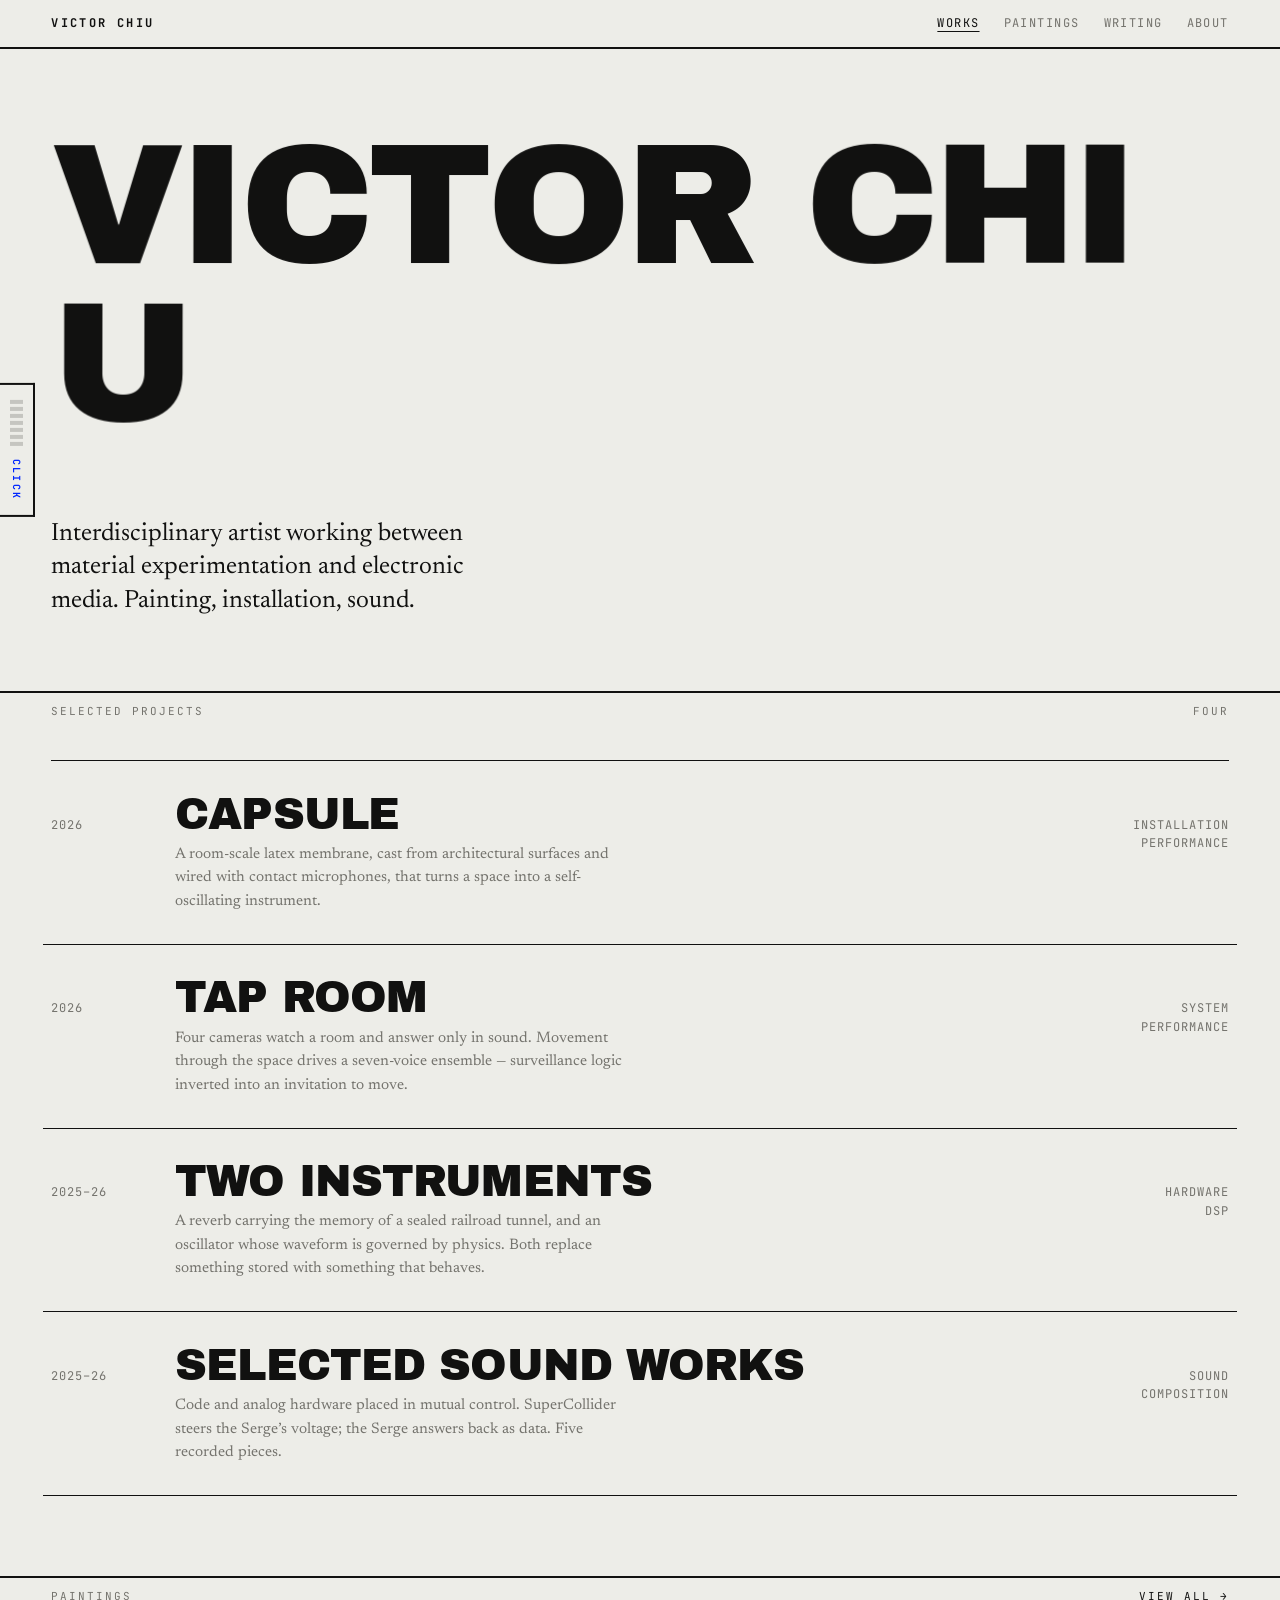
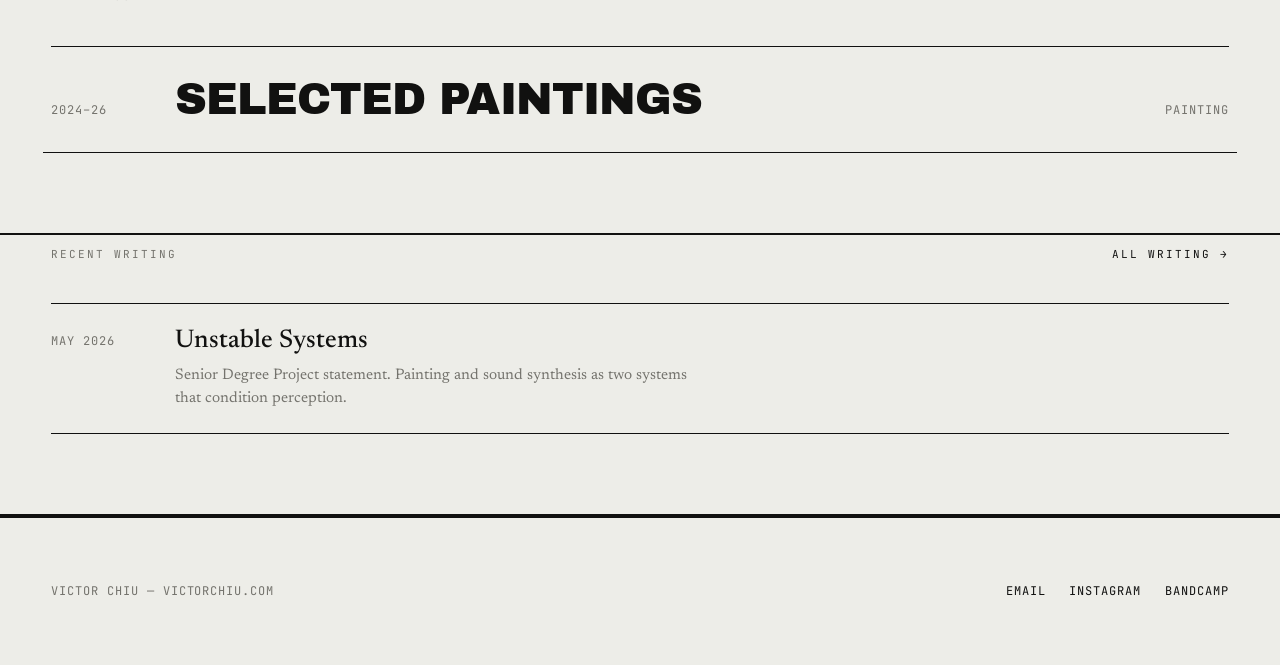
<file: index.html>
<!DOCTYPE html>
<html lang="en">
<head>
<meta charset="utf-8">
<meta name="viewport" content="width=device-width, initial-scale=1">
<title>Victor Chiu</title>
<meta name="description" content="Sound installation, responsive systems and instrument building. Projects and writing by Victor Chiu.">

<meta property="og:title" content="Victor Chiu">
<meta property="og:description" content="Sound installation, responsive systems, instrument building.">
<meta property="og:url" content="https://www.victorchiu.com">
<meta property="og:image" content="https://www.victorchiu.com/images/capsule-10.jpg">
<meta property="og:type" content="website">

<link rel="icon" type="image/png" href="favicon.png">
<link rel="apple-touch-icon" href="apple-touch-icon.png">
<link rel="preconnect" href="https://fonts.googleapis.com">
<link rel="preconnect" href="https://fonts.gstatic.com" crossorigin>
<link href="https://fonts.googleapis.com/css2?family=Archivo+Black&family=JetBrains+Mono:wght@400;700&family=Newsreader:ital,opsz,wght@0,6..72,400;0,6..72,500;0,6..72,600;1,6..72,400&display=swap" rel="stylesheet">
<link rel="stylesheet" href="style.css">
</head>
<body>

<header class="masthead">
  <div class="wrap">
    <a class="masthead-name" href="index.html">Victor Chiu</a>
    <nav class="nav" aria-label="Main">
      <a href="index.html" aria-current="page">Works</a>
      <a href="paintings.html">Paintings</a>
      <a href="writing.html">Writing</a>
      <a href="about.html">About</a>
    </nav>
  </div>
</header>

<main>

  <!-- fixed side rail: level meter + sound toggle, always reachable -->
  <button class="rail" id="rail" type="button" data-state="off"
          aria-pressed="false" aria-label="Toggle sound">
    <span class="rail-bars" aria-hidden="true">
      <span class="rail-seg"></span><span class="rail-seg"></span>
      <span class="rail-seg"></span><span class="rail-seg"></span>
      <span class="rail-seg"></span><span class="rail-seg"></span>
      <span class="rail-seg"></span>
    </span>
    <span class="rail-label" id="railLabel">Off</span>
  </button>

  <section class="lockup">
    <div class="wrap">
      <!-- Each letter is a node in a mass-spring-damper system, coupled to
           its neighbours. The cursor pushes; the springs pull back. Same
           model as the Living Wavetable's circular string, one dimension
           lower. Falls back to plain type with JS off. -->
      <h1 class="springname" id="springName" aria-label="Victor Chiu"><span class="ch">V</span><span class="ch">I</span><span class="ch">C</span><span class="ch">T</span><span class="ch">O</span><span class="ch">R</span><span class="sp" aria-hidden="true"></span><span class="ch">C</span><span class="ch">H</span><span class="ch">I</span><span class="ch">U</span></h1>
    </div>
  </section>

  <div class="wrap">
    <p class="standfirst">
      Interdisciplinary artist working between material experimentation and
      electronic media. Painting, installation, sound.
    </p>
  </div>

  <section class="band">
    <div class="wrap">
      <div class="band-label">
        <span>Selected projects</span>
        <span>Four</span>
      </div>

      <div class="index">

        <a class="index-row" href="capsule.html" data-sound="capsule" style="--row-img: url('images/capsule-10.jpg')">
          <span class="index-year">2026</span>
          <div>
            <h2 class="index-title">Capsule</h2>
            <p class="index-sub">A room-scale latex membrane, cast from architectural surfaces and wired with contact microphones, that turns a space into a self-oscillating instrument.</p>
            <div class="row-more"><div><div class="row-more-inner">
              <p class="row-detail">Latex / contact microphones / transducers / Serge Modular / Zoom L6 / found scrap wood &mdash; with Alex Wu. Every component is input and output at once. Visitors touch the walls and hear their own presence returned as sound.</p>
              <div class="row-foot">
                <span class="row-enter">Enter &rarr;</span>
                <span class="row-playing" data-playing>&#9679; Playing</span>
              </div>
            </div></div></div>
          </div>
          <span class="index-meta">Installation<br>Performance</span>
        </a>

        <a class="index-row" href="tap-room.html" data-sound="tap-room" style="--row-img: url('images/taproom-08.jpg')">
          <span class="index-year">2026</span>
          <div>
            <h2 class="index-title">Tap Room</h2>
            <p class="index-sub">Four cameras watch a room and answer only in sound. Movement through the space drives a seven-voice ensemble &mdash; surveillance logic inverted into an invitation to move.</p>
            <div class="row-more"><div><div class="row-more-inner">
              <p class="row-detail">Max/MSP/Jitter / four webcams / seven voices / modular drone &mdash; RISD Memorial Hall. Deterministic mapping that never performs the same way twice. No screen, no interface, no image of what it sees.</p>
              <div class="row-foot">
                <span class="row-enter">Enter &rarr;</span>
                <span class="row-playing" data-playing>&#9679; Playing</span>
              </div>
            </div></div></div>
          </div>
          <span class="index-meta">System<br>Performance</span>
        </a>

        <a class="index-row" href="two-instruments.html" data-sound="two-instruments" style="--row-img: url('images/twoinstrument-hover.jpg')">
          <span class="index-year">2025&ndash;26</span>
          <div>
            <h2 class="index-title">Two Instruments</h2>
            <p class="index-sub">A reverb carrying the memory of a sealed railroad tunnel, and an oscillator whose waveform is governed by physics. Both replace something stored with something that behaves.</p>
            <div class="row-more"><div><div class="row-more-inner">
              <p class="row-detail">Max/MSP gen~ / Electrosmith Daisy Patch SM / hand-wired panels &mdash; Serge format and Eurorack. A four-channel feedback delay network, and a 64-node circular string that reports its own kinetic energy as control voltage.</p>
              <div class="row-foot">
                <span class="row-enter">Enter &rarr;</span>
                <span class="row-playing" data-playing>&#9679; Playing</span>
              </div>
            </div></div></div>
          </div>
          <span class="index-meta">Hardware<br>DSP</span>
        </a>

        <a class="index-row" href="sound-works.html" data-sound="sound-works">
          <span class="index-year">2025&ndash;26</span>
          <div>
            <h2 class="index-title">Selected Sound Works</h2>
            <p class="index-sub">Code and analog hardware placed in mutual control. SuperCollider steers the Serge&rsquo;s voltage; the Serge answers back as data. Five recorded pieces.</p>
            <div class="row-more"><div><div class="row-more-inner">
              <p class="row-detail">SuperCollider / Serge Modular / Expert Sleepers ES-9 &mdash; RISD SRST studio. Five pieces, 32:18 total. Built the way I approach paintings: sound as material, layered and reconfigured.</p>
              <div class="row-foot">
                <span class="row-enter">Enter &rarr;</span>
                <span class="row-playing" data-playing>&#9679; Playing</span>
              </div>
            </div></div></div>
          </div>
          <span class="index-meta">Sound<br>Composition</span>
        </a>

      </div>
    </div>
  </section>

  <section class="band">
    <div class="wrap">
      <div class="band-label">
        <span>Paintings</span>
        <span><a href="paintings.html">View all &rarr;</a></span>
      </div>

      <div class="index">
        <a class="index-row" href="paintings.html">
          <span class="index-year">2024&ndash;26</span>
          <div>
            <h2 class="index-title">Selected Paintings</h2>
          </div>
          <span class="index-meta">Painting</span>
        </a>
      </div>
    </div>
  </section>

  <section class="band">
    <div class="wrap">
      <div class="band-label">
        <span>Recent writing</span>
        <span><a href="writing.html">All writing &rarr;</a></span>
      </div>

      <div class="entries">
        <a href="sdp-statement.html">
          <article class="entry">
            <span class="entry-date">May 2026</span>
            <div>
              <h2 class="entry-title">Unstable Systems</h2>
              <p class="entry-note">Senior Degree Project statement. Painting and sound
              synthesis as two systems that condition perception.</p>
            </div>
          </article>
        </a>
      </div>
    </div>
  </section>

</main>

<footer class="footer">
  <div class="wrap">
    <span>Victor Chiu &mdash; victorchiu.com</span>
    <div class="footer-links">
      <a href="mailto:vchiu004@gmail.com">Email</a>
      <a href="https://instagram.com/victor_ch1u" rel="noopener">Instagram</a>
      <a href="https://ednz.bandcamp.com" rel="noopener">Bandcamp</a>
    </div>
  </div>
</footer>

<script>
/* =========================================================
   INDEX AUDIO
   Hovering a project row plays a random excerpt for it. Only
   one sounds at a time — the previous fades fully out before
   the next begins. Nothing overlaps, ever.

   The rail on the left edge is the only control. It reports
   state, level, and any error, and toggles sound on click.

   TO ADD FILES: drop mp3s in audio/ and list them below.
   Missing files degrade silently and are named in the rail.
   ========================================================= */

const EXCERPTS = {
  'capsule':         ['audio/capsule-01.mp3', 'audio/capsule-02.mp3', 'audio/capsule-03.mp3'],
  'tap-room':        ['audio/taproom-01.mp3', 'audio/taproom-02.mp3', 'audio/taproom-03.mp3'],
  'two-instruments': ['audio/twoinstrument-01.mp3', 'audio/twoinstrument-02.mp3',
                      'audio/twoinstrument-03.mp3', 'audio/twoinstrument-04.mp3',
                      'audio/twoinstrument-05.mp3'],
  'sound-works':     ['audio/selectsoundwork-01.mp3', 'audio/selectsoundwork-03.mp3',
                      'audio/selectsoundwork-04.mp3', 'audio/selectsoundwork-06.mp3']
};

const FADE_IN     = 0.9;   // seconds
const FADE_OUT    = 0.6;   // leaving a row
const FADE_EXPIRE = 4.0;   // slow retirement once an excerpt has run its course
const LIFE_MIN    = 32;    // an excerpt lingers at least this long
const LIFE_MAX    = 58;    // ...and at most this long
const GRACE       = 220;   // ms of forgiveness crossing the gap between rows

(function () {
  'use strict';

  const isFile = location.protocol === 'file:';
  if (isFile) {
    console.warn('[sound] Opened as a file:// page. Browsers block audio loading here. ' +
      'Run a local server instead:  python3 -m http.server  then open http://localhost:8000');
  }

  let ctx = null, master = null, analyser = null;
  let enabled = false, current = null, wanted = null;
  let gen = 0;                              // invalidates in-flight play() calls
  let graceTimer = null, lifeTimer = null, rafId = null, lastError = '';
  const cache = new Map();
  const timeData = new Uint8Array(1024);    // hoisted; tick() runs 60x a second

  const rail      = document.getElementById('rail');
  const railLabel = document.getElementById('railLabel');
  const railSegs  = Array.from(document.querySelectorAll('.rail-seg'));
  const rows      = Array.from(document.querySelectorAll('.index-row[data-sound]'));

  /* Sound is ON by default. The stored value only remembers an explicit
     mute from the rail — a visitor who never touches it always gets sound. */
  const store = {
    get() { try { return localStorage.getItem('vc-sound') !== 'off'; } catch (e) { return true; } },
    set(v) { try { localStorage.setItem('vc-sound', v ? 'on' : 'off'); } catch (e) {} }
  };

  /* ---------- audio graph ---------- */
  function initCtx() {
    if (ctx) return;
    const AC = window.AudioContext || window.webkitAudioContext;
    if (!AC) return;
    ctx = new AC();
    master = ctx.createGain();
    analyser = ctx.createAnalyser();
    analyser.fftSize = 1024;
    master.connect(analyser);
    analyser.connect(ctx.destination);
  }

  function running() { return !!ctx && ctx.state === 'running'; }

  async function load(url) {
    if (cache.has(url)) return cache.get(url);
    const p = fetch(url)
      .then(r => { if (!r.ok) throw new Error('HTTP ' + r.status); return r.arrayBuffer(); })
      .then(b => ctx.decodeAudioData(b))
      .catch(err => {
        lastError = url + ' \u2014 ' + err.message;
        console.warn('[sound] could not load', url, err);
        refresh();
        return null;
      });
    cache.set(url, p);
    return p;
  }

  function pick(key) {
    const list = EXCERPTS[key] || [];
    if (!list.length) return null;
    const last = pick.last && pick.last[key];
    const choices = list.length > 1 ? list.filter(u => u !== last) : list;
    const url = choices[Math.floor(Math.random() * choices.length)];
    pick.last = pick.last || {};
    pick.last[key] = url;
    return url;
  }

  function markPlaying(key) {
    rows.forEach(r => r.classList.toggle('is-playing', !!key && r.dataset.sound === key));
  }

  function stop(fade, keepGen) {
    if (!keepGen) gen++;
    clearTimeout(lifeTimer);
    if (!current) return Promise.resolve();
    const { src, gain } = current;
    current = null;
    markPlaying(null);
    const t = ctx.currentTime;
    try {
      gain.gain.cancelScheduledValues(t);
      gain.gain.setValueAtTime(gain.gain.value, t);
      gain.gain.linearRampToValueAtTime(0.0001, t + fade);
      src.stop(t + fade + 0.05);
    } catch (e) {}
    return new Promise(res => setTimeout(res, fade * 1000 + 60));
  }

  async function play(key) {
    if (!enabled) return;
    const mine = ++gen;
    initCtx();
    if (!ctx) return;
    if (ctx.state === 'suspended') { try { await ctx.resume(); refresh(); } catch (e) {} }
    if (mine !== gen) return;

    await stop(FADE_OUT, true);
    if (mine !== gen || wanted !== key || !enabled) return;

    const url = pick(key);
    if (!url) return;
    const buf = await load(url);
    if (!buf || mine !== gen || wanted !== key || !enabled) return;

    const src = ctx.createBufferSource();
    src.buffer = buf;
    src.loop = true;
    const gain = ctx.createGain();
    gain.gain.value = 0.0001;
    src.connect(gain).connect(master);
    src.start();
    const t = ctx.currentTime;
    gain.gain.linearRampToValueAtTime(1, t + FADE_IN);
    current = { src, gain, key };
    markPlaying(key);

    const life = (LIFE_MIN + Math.random() * (LIFE_MAX - LIFE_MIN)) * 1000;
    lifeTimer = setTimeout(() => { if (current && current.key === key) stop(FADE_EXPIRE); }, life);
  }

  /* ---------- the rail: state, level, errors, and the switch ----------
     One control. If it ever disagreed with the audio, the visitor
     would blame their speakers rather than the page. */
  function paintSegs(n) {
    for (let i = 0; i < railSegs.length; i++) railSegs[i].classList.toggle('on', i < n);
  }

  function refresh() {
    if (!rail) return;
    let state, label, tip;

    if (!enabled) {
      state = 'off';  label = 'Sound Off'; tip = 'Turn sound on';
    } else if (isFile) {
      state = 'error'; label = 'Needs Server'; tip = 'Audio cannot load from a file:// page. Run: python3 -m http.server';
    } else if (lastError) {
      state = 'error'; label = 'No Audio'; tip = lastError;
    } else if (!running()) {
      state = 'click'; label = 'Click'; tip = 'Click to start audio';
    } else {
      state = 'on';   label = 'Sound On'; tip = 'Turn sound off';
    }

    rail.dataset.state = state;
    rail.setAttribute('aria-pressed', String(enabled));
    rail.title = tip;
    railLabel.textContent = label;
    if (state !== 'on') paintSegs(0);
  }

  function setEnabled(v) {
    enabled = v;
    store.set(v);
    if (v) {
      initCtx();
      if (ctx && ctx.state === 'suspended') ctx.resume().then(refresh, refresh);
      if (!rafId) tick();
    } else {
      stop(0.35);
      cancelAnimationFrame(rafId);
      rafId = null;
      paintSegs(0);
    }
    refresh();
  }

  /* When sound is on but blocked, a click unblocks it rather than
     switching it off — otherwise the control that asks to be clicked
     would punish you for clicking it. */
  function onToggle() {
    if (enabled && !running() && !isFile) {
      initCtx();
      if (ctx) ctx.resume().then(refresh, refresh); else refresh();
      return;
    }
    setEnabled(!enabled);
  }

  if (rail) rail.addEventListener('click', onToggle);

  /* ---------- level meter ---------- */
  function tick() {
    rafId = requestAnimationFrame(tick);
    if (!analyser) return;
    if (!current) { paintSegs(0); return; }
    analyser.getByteTimeDomainData(timeData);
    let sum = 0;
    for (let i = 0; i < timeData.length; i++) {
      const v = (timeData[i] - 128) / 128; sum += v * v;
    }
    const rms = Math.sqrt(sum / timeData.length);
    paintSegs(Math.min(railSegs.length, Math.round(rms * 26)));
    if (window.__vcExcite) window.__vcExcite(rms);   // audio drives the name
  }

  /* ---------- restore, unlock ---------- */
  if (store.get()) setEnabled(true); else refresh();

  function unlock() {
    if (enabled && ctx && ctx.state === 'suspended') ctx.resume().then(refresh, refresh);
  }
  document.addEventListener('pointerdown', unlock);
  document.addEventListener('keydown', unlock);

  /* ---------- hover ---------- */
  const fine = window.matchMedia('(hover: hover) and (pointer: fine)');

  rows.forEach(row => {
    const key = row.dataset.sound;

    row.addEventListener('pointerenter', () => {
      if (!fine.matches) return;
      clearTimeout(graceTimer);
      row.classList.add('is-open');
      wanted = key;
      play(key);
    });

    row.addEventListener('pointerleave', () => {
      if (!fine.matches) return;
      row.classList.remove('is-open');
      clearTimeout(graceTimer);
      graceTimer = setTimeout(() => { wanted = null; stop(FADE_OUT); }, GRACE);
    });

    row.addEventListener('focus', () => row.classList.add('is-open'));
    row.addEventListener('blur',  () => row.classList.remove('is-open'));
  });

  document.addEventListener('visibilitychange', () => {
    if (document.hidden) { wanted = null; stop(0.3); }
    else refresh();
  });
})();
</script>

<script>
/* =========================================================
   MASS-SPRING NAME
   Every letter is a node. Nodes are coupled to their
   neighbours, so displacing one sends a wave down the word
   rather than moving it alone. The cursor is an external
   force; springs restore; damping settles it.

   Tune the five constants below — they behave exactly like
   the knobs on a physical model.
   ========================================================= */
(function () {
  'use strict';

  const K_CENTER = 0.048;   // pull back to rest position
  const K_COUPLE = 0.085;   // neighbour coupling — what makes it a string
  const DAMPING  = 0.105;   // how fast it settles
  const RADIUS   = 200;     // px — cursor influence
  const PUSH     = 32;      // cursor force

  const el = document.getElementById('springName');
  if (!el) return;

  const reduce = window.matchMedia('(prefers-reduced-motion: reduce)');
  if (reduce.matches) return;          // leave it perfectly still

  const chars = Array.from(el.querySelectorAll('.ch'));
  if (!chars.length) return;

  const n = chars.length;
  const ox = new Float64Array(n), oy = new Float64Array(n);
  const vx = new Float64Array(n), vy = new Float64Array(n);
  const rx = new Float64Array(n), ry = new Float64Array(n);

  let mx = -9999, my = -9999, raf = null, last = 0;

  function measure() {
    for (let i = 0; i < n; i++) {
      chars[i].style.transform = '';
      const r = chars[i].getBoundingClientRect();
      rx[i] = r.left + r.width / 2;
      ry[i] = r.top + r.height / 2 + window.scrollY;
    }
  }

  function step(now) {
    raf = requestAnimationFrame(step);
    const dt = Math.min(2.5, (now - (last || now)) / 16.667);
    last = now;

    for (let i = 0; i < n; i++) {
      let fx = -K_CENTER * ox[i];
      let fy = -K_CENTER * oy[i];

      if (i > 0)     { fx += K_COUPLE * (ox[i - 1] - ox[i]); fy += K_COUPLE * (oy[i - 1] - oy[i]); }
      if (i < n - 1) { fx += K_COUPLE * (ox[i + 1] - ox[i]); fy += K_COUPLE * (oy[i + 1] - oy[i]); }

      const dx = (rx[i] + ox[i]) - mx;
      const dy = (ry[i] + oy[i]) - my;
      const d  = Math.hypot(dx, dy);
      if (d < RADIUS && d > 0.01) {
        const f = PUSH * Math.pow(1 - d / RADIUS, 2) / d;
        fx += dx * f;
        fy += dy * f;
      }

      vx[i] = (vx[i] + fx * dt) * (1 - DAMPING * dt);
      vy[i] = (vy[i] + fy * dt) * (1 - DAMPING * dt);
      ox[i] += vx[i] * dt;
      oy[i] += vy[i] * dt;
    }

    let moving = false;
    for (let i = 0; i < n; i++) {
      const rot = Math.max(-9, Math.min(9, vx[i] * 0.55));
      chars[i].style.transform =
        'translate3d(' + ox[i].toFixed(2) + 'px,' + oy[i].toFixed(2) + 'px,0) rotate(' + rot.toFixed(2) + 'deg)';
      if (Math.abs(vx[i]) > 0.01 || Math.abs(vy[i]) > 0.01 ||
          Math.abs(ox[i]) > 0.05 || Math.abs(oy[i]) > 0.05) moving = true;
    }

    // stop burning frames once the string has settled and nothing is near it
    if (!moving && mx < -1000) { cancelAnimationFrame(raf); raf = null; last = 0; }
  }

  function wake() { if (!raf) { last = 0; raf = requestAnimationFrame(step); } }

  /* an impulse, like striking the string */
  function pluck(strength, at) {
    const i = at === undefined ? Math.floor(Math.random() * n) : at;
    vy[i] += (Math.random() - 0.5) * strength;
    vx[i] += (Math.random() - 0.5) * strength;
    wake();
  }

  /* audio applied as physical force — the module's input jack,
     wired to the masthead */
  let carry = 0;
  window.__vcExcite = function (level) {
    carry += level;
    if (carry > 0.55) {
      carry = 0;
      pluck(level * 9);
    }
  };

  window.addEventListener('pointermove', e => {
    mx = e.clientX; my = e.clientY + window.scrollY; wake();
  }, { passive: true });

  window.addEventListener('pointerleave', () => { mx = -9999; my = -9999; });

  el.addEventListener('pointerdown', e => {
    const i = chars.indexOf(e.target);
    pluck(14, i >= 0 ? i : undefined);
  });

  let rt;
  window.addEventListener('resize', () => {
    clearTimeout(rt); rt = setTimeout(() => { measure(); wake(); }, 150);
  }, { passive: true });

  if (document.fonts && document.fonts.ready) document.fonts.ready.then(measure);
  measure();
  setTimeout(() => pluck(11, Math.floor(n / 2)), 400);   // arrive with a ring
})();
</script>
</body>
</html>
</file>
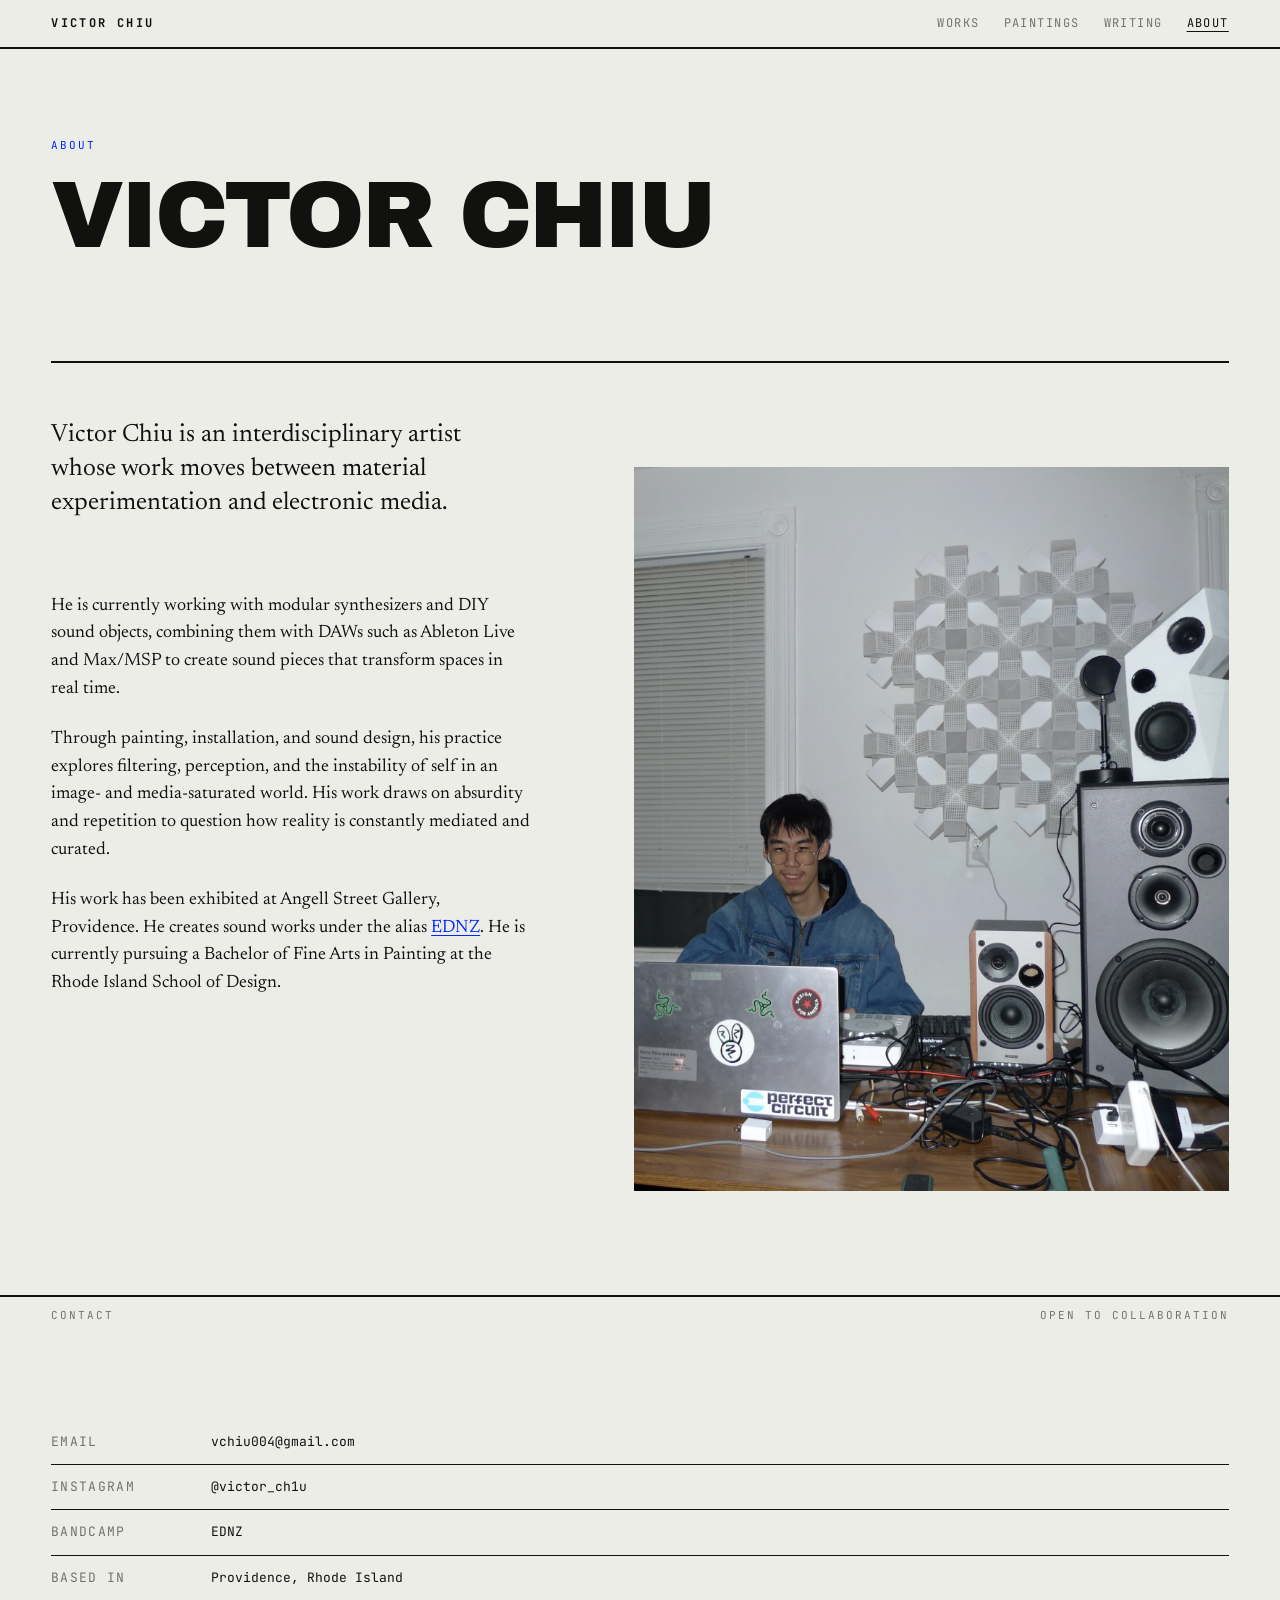
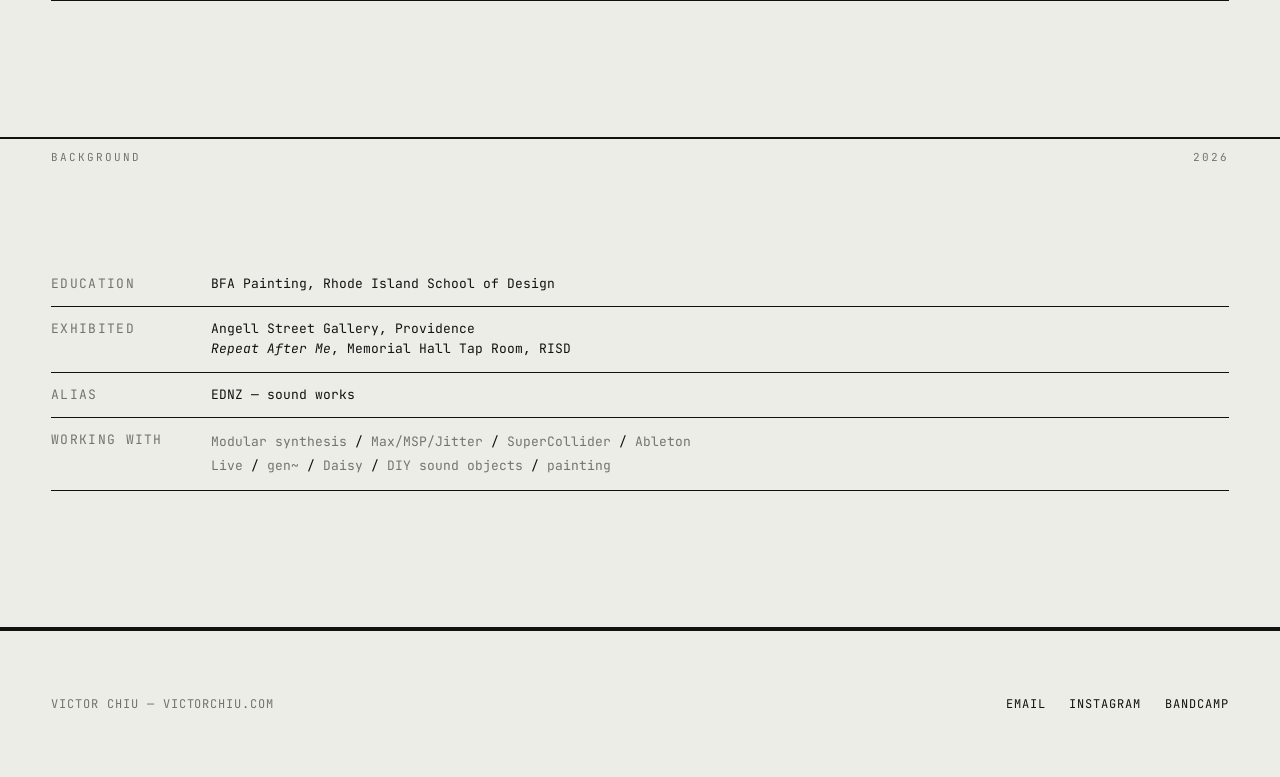
<file: about.html>
<!DOCTYPE html>
<html lang="en">
<head>
<meta charset="utf-8">
<meta name="viewport" content="width=device-width, initial-scale=1">
<title>About — Victor Chiu</title>
<meta name="description" content="Victor Chiu is an interdisciplinary artist working between material experimentation and electronic media. BFA Painting, RISD. Sound works as EDNZ.">

<link rel="icon" type="image/png" href="favicon.png">
<link rel="apple-touch-icon" href="apple-touch-icon.png">
<link rel="preconnect" href="https://fonts.googleapis.com">
<link rel="preconnect" href="https://fonts.gstatic.com" crossorigin>
<link href="https://fonts.googleapis.com/css2?family=Archivo+Black&family=JetBrains+Mono:wght@400;700&family=Newsreader:ital,opsz,wght@0,6..72,400;0,6..72,500;0,6..72,600;1,6..72,400&display=swap" rel="stylesheet">
<link rel="stylesheet" href="style.css">
</head>
<body>

<header class="masthead">
  <div class="wrap">
    <a class="masthead-name" href="index.html">Victor Chiu</a>
    <nav class="nav" aria-label="Main">
      <a href="index.html">Works</a>
      <a href="paintings.html">Paintings</a>
      <a href="writing.html">Writing</a>
      <a href="about.html" aria-current="page">About</a>
    </nav>
  </div>
</header>

<main>
  <div class="wrap">
    <div class="article-head">
      <p class="eyebrow">About</p>
      <h1 class="article-title">Victor Chiu</h1>
    </div>
  </div>

  <!-- bio left, portraits right — the same split used on the project pages -->
  <div class="wrap">
    <div class="split">
      <div class="split-text prose" style="padding-top:0">

        <p class="standfirst" style="margin-top:0">Victor Chiu is an
          interdisciplinary artist whose work moves between material
          experimentation and electronic media.</p>

        <p>He is currently working with modular synthesizers and DIY sound
          objects, combining them with DAWs such as Ableton Live and Max/MSP to
          create sound pieces that transform spaces in real time.</p>

        <p>Through painting, installation, and sound design, his practice
          explores filtering, perception, and the instability of self in an
          image- and media-saturated world. His work draws on absurdity and
          repetition to question how reality is constantly mediated and
          curated.</p>

        <p>His work has been exhibited at Angell Street Gallery, Providence. He
          creates sound works under the alias
          <a href="https://ednz.bandcamp.com" rel="noopener">EDNZ</a>. He is
          currently pursuing a Bachelor of Fine Arts in Painting at the Rhode
          Island School of Design.</p>

      </div>

      <div class="split-figs">
        <figure class="figure fig-full">
          <img src="images/about-01.jpg" alt="Victor Chiu at a desk behind a stickered laptop, surrounded by speakers including a white hand-built speaker sculpture, a DJ controller and an Elektron unit, a white paper relief on the wall behind.">
        </figure>
      </div>
    </div>
  </div>

  <!-- ============ CONTACT ============ -->
  <section class="band">
    <div class="wrap">
      <div class="band-label">
        <span>Contact</span>
        <span>Open to collaboration</span>
      </div>

      <table class="facts">
        <tbody>
          <tr><th scope="row">Email</th><td><a href="mailto:vchiu004@gmail.com">vchiu004@gmail.com</a></td></tr>
          <tr><th scope="row">Instagram</th><td><a href="https://instagram.com/victor_ch1u" rel="noopener">@victor_ch1u</a></td></tr>
          <tr><th scope="row">Bandcamp</th><td><a href="https://ednz.bandcamp.com" rel="noopener">EDNZ</a></td></tr>
          <tr><th scope="row">Based in</th><td>Providence, Rhode Island</td></tr>
        </tbody>
      </table>
    </div>
  </section>

  <!-- ============ CV ============ -->
  <section class="band">
    <div class="wrap">
      <div class="band-label">
        <span>Background</span>
        <span>2026</span>
      </div>

      <table class="facts">
        <tbody>
          <tr><th scope="row">Education</th><td>BFA Painting, Rhode Island School of Design</td></tr>
          <tr><th scope="row">Exhibited</th><td>Angell Street Gallery, Providence<br><em>Repeat After Me</em>, Memorial Hall Tap Room, RISD</td></tr>
          <tr><th scope="row">Alias</th><td>EDNZ &mdash; sound works</td></tr>
          <tr>
            <th scope="row">Working with</th>
            <td>
              <p class="materials">
                <span>Modular synthesis</span><span>Max/MSP/Jitter</span><span>SuperCollider</span><span>Ableton Live</span><span>gen~</span><span>Daisy</span><span>DIY sound objects</span><span>painting</span>
              </p>
            </td>
          </tr>
        </tbody>
      </table>
    </div>
  </section>
</main>

<footer class="footer">
  <div class="wrap">
    <span>Victor Chiu &mdash; victorchiu.com</span>
    <div class="footer-links">
      <a href="mailto:vchiu004@gmail.com">Email</a>
      <a href="https://instagram.com/victor_ch1u" rel="noopener">Instagram</a>
      <a href="https://ednz.bandcamp.com" rel="noopener">Bandcamp</a>
    </div>
  </div>
</footer>

</body>
</html>
</file>
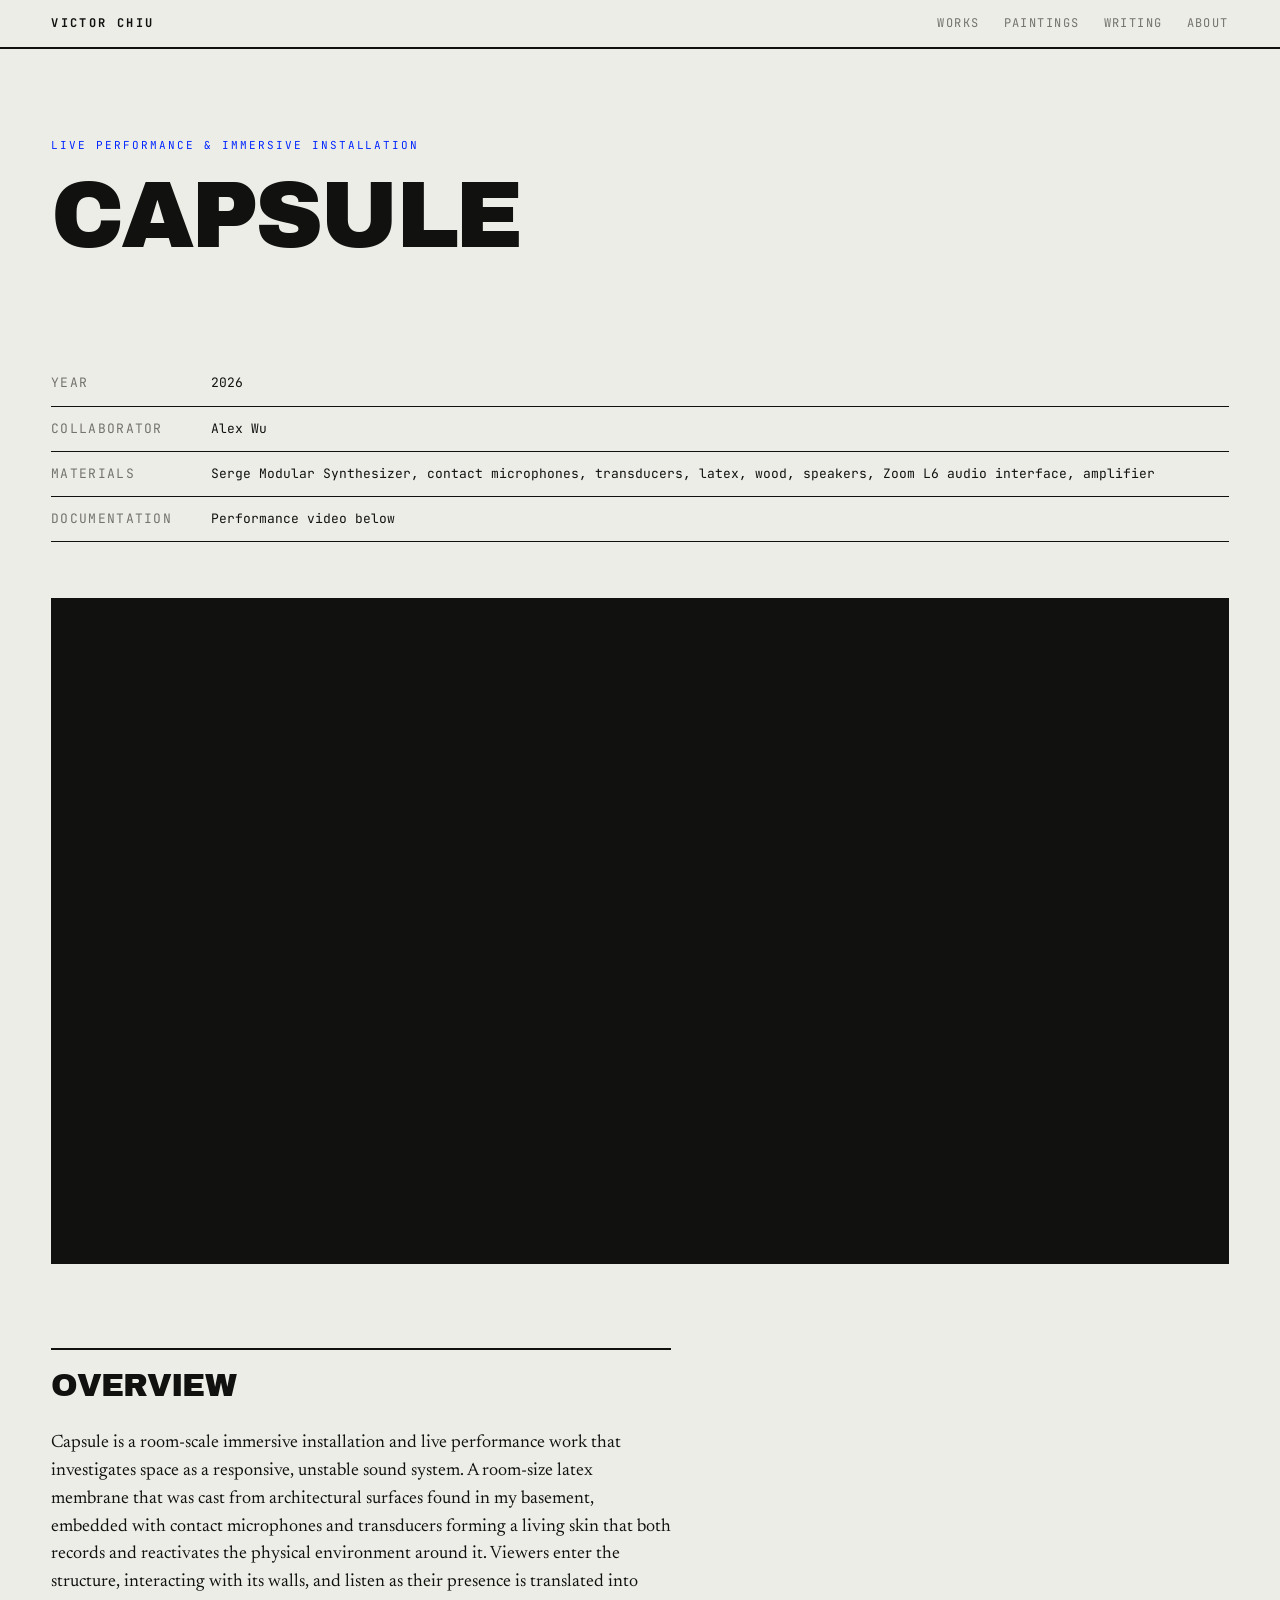
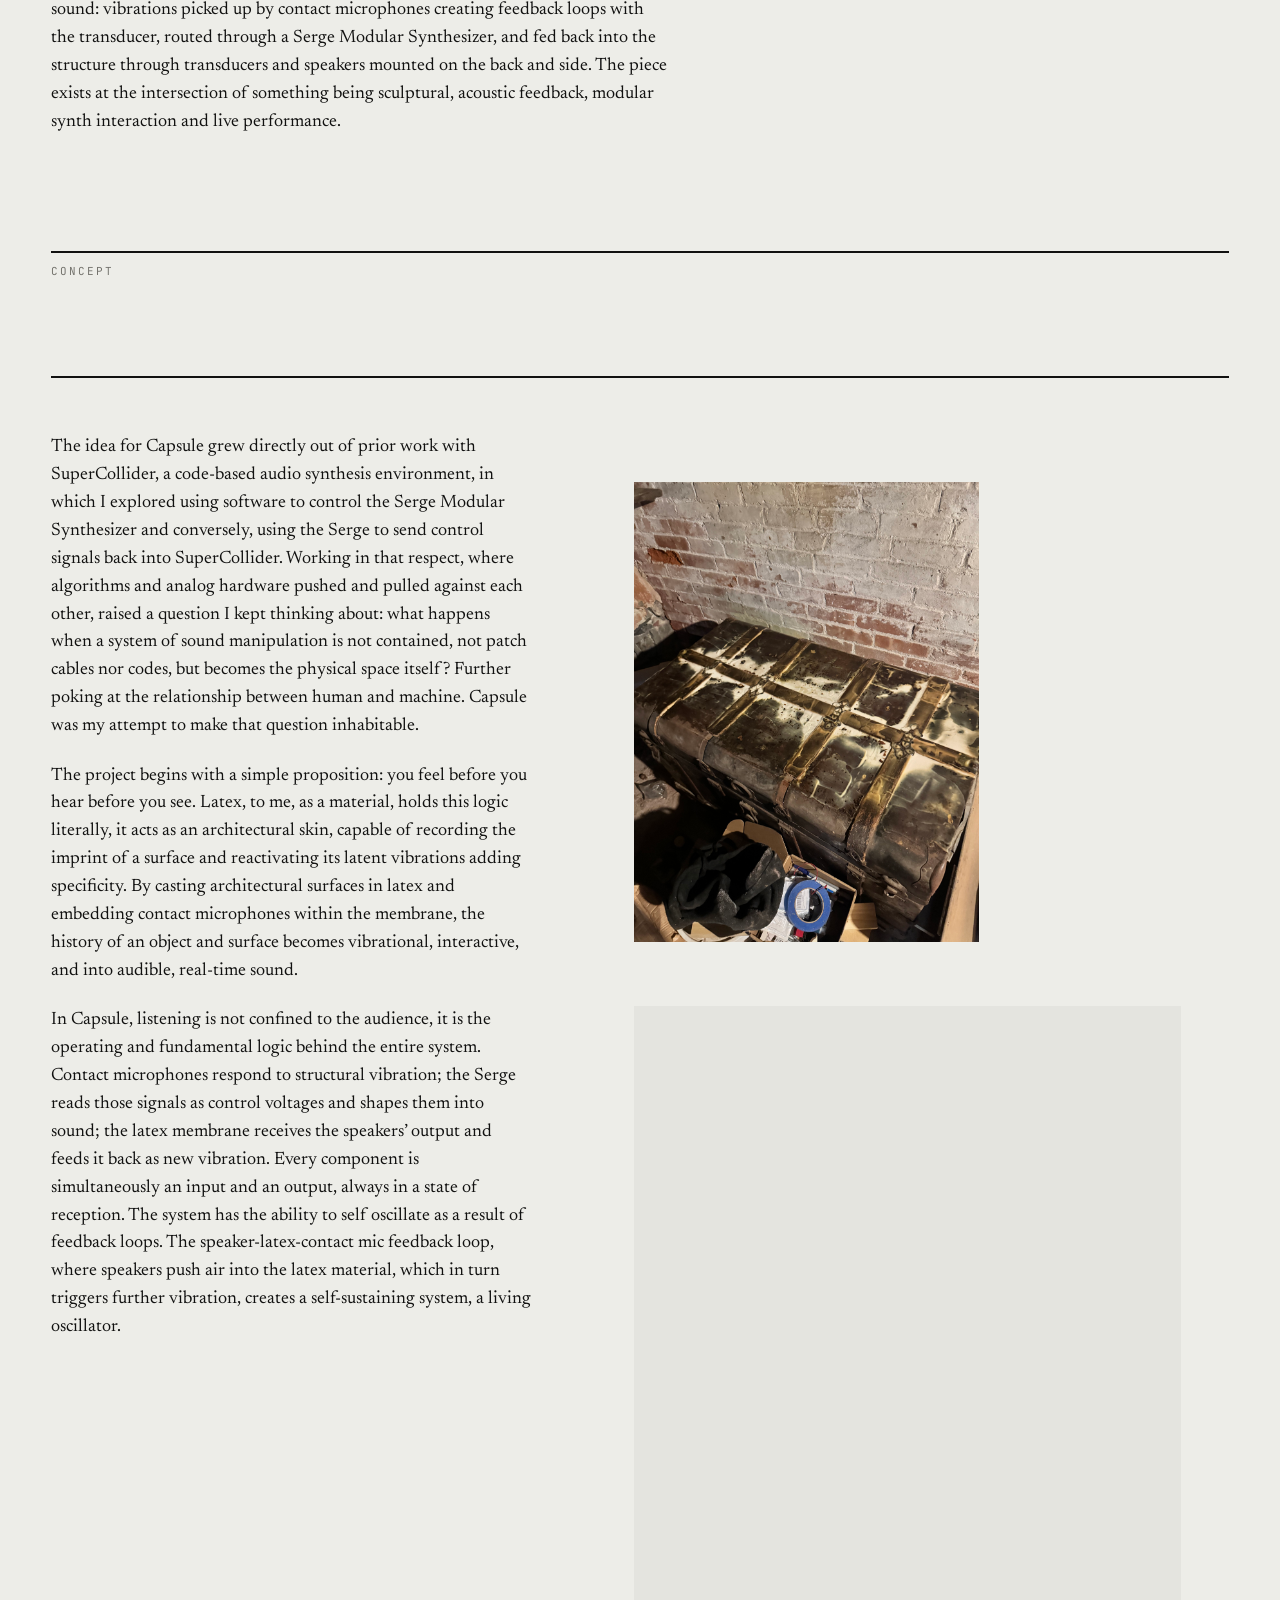
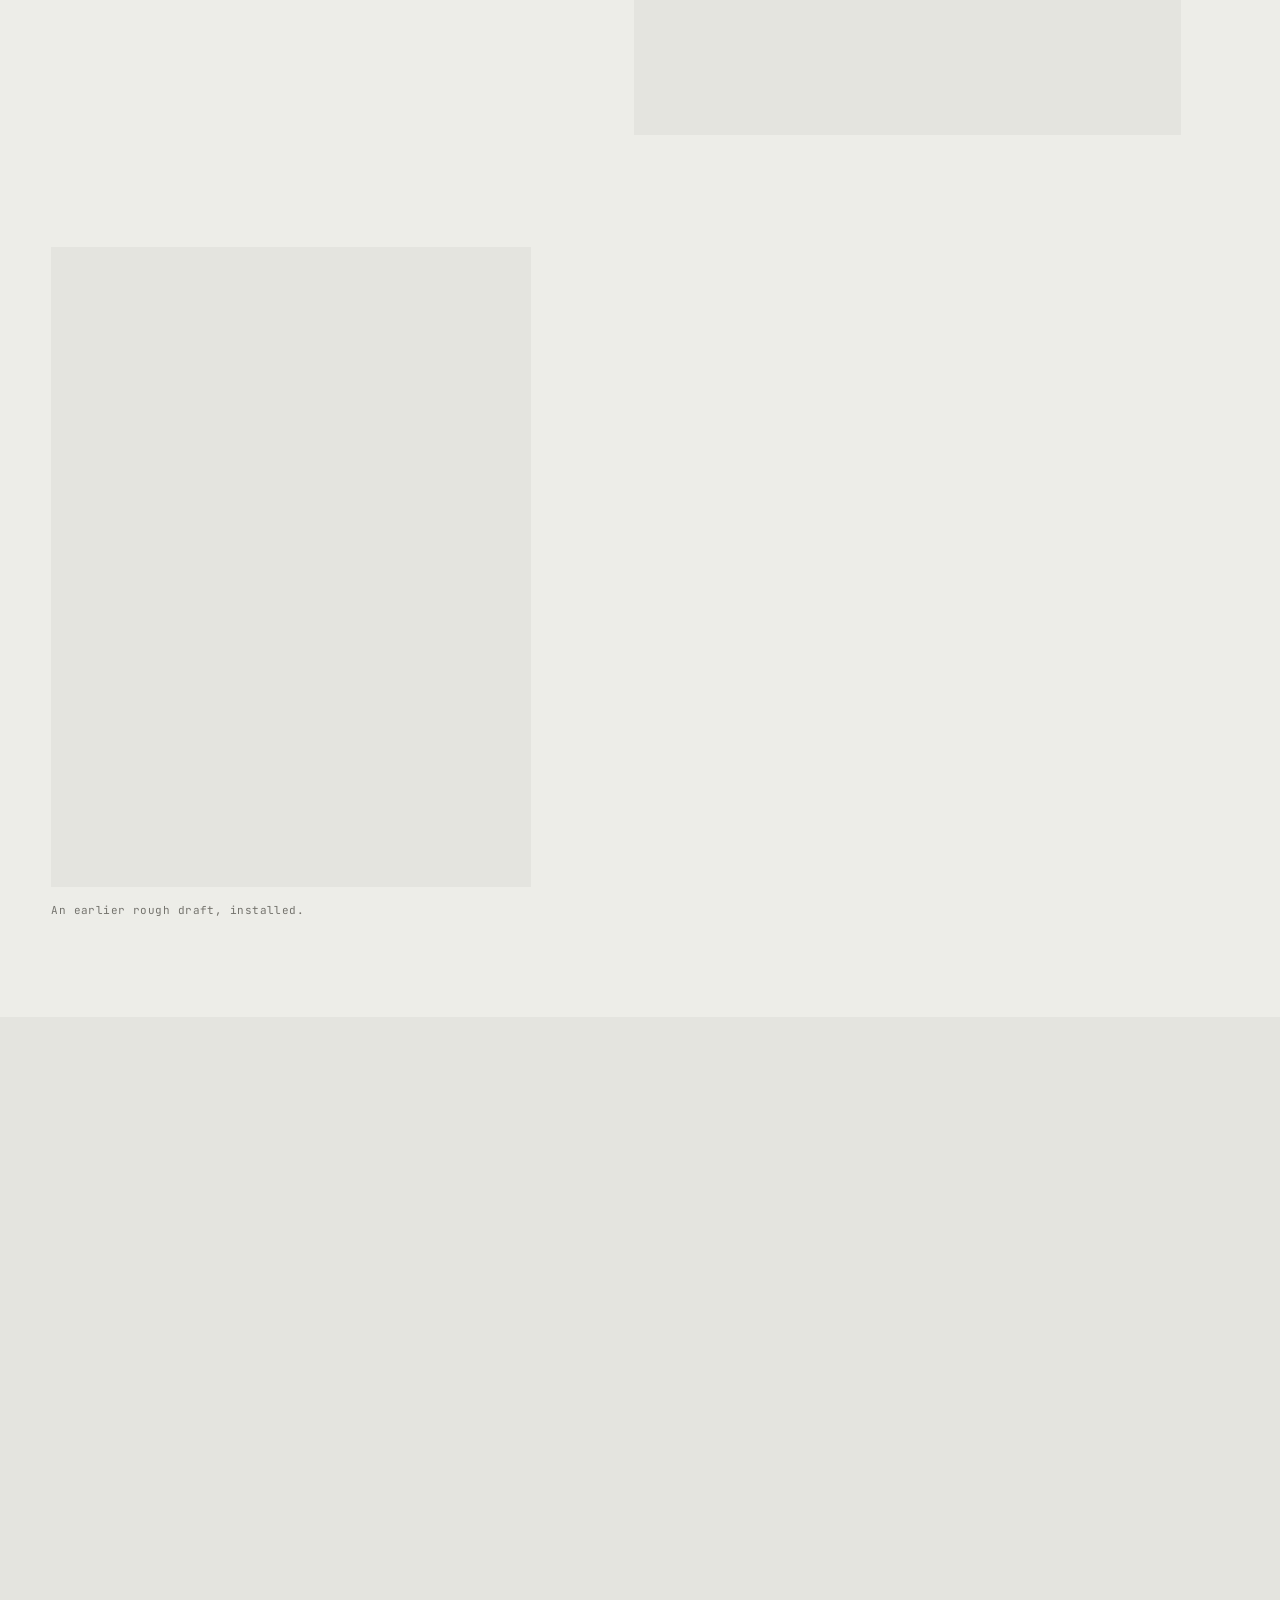
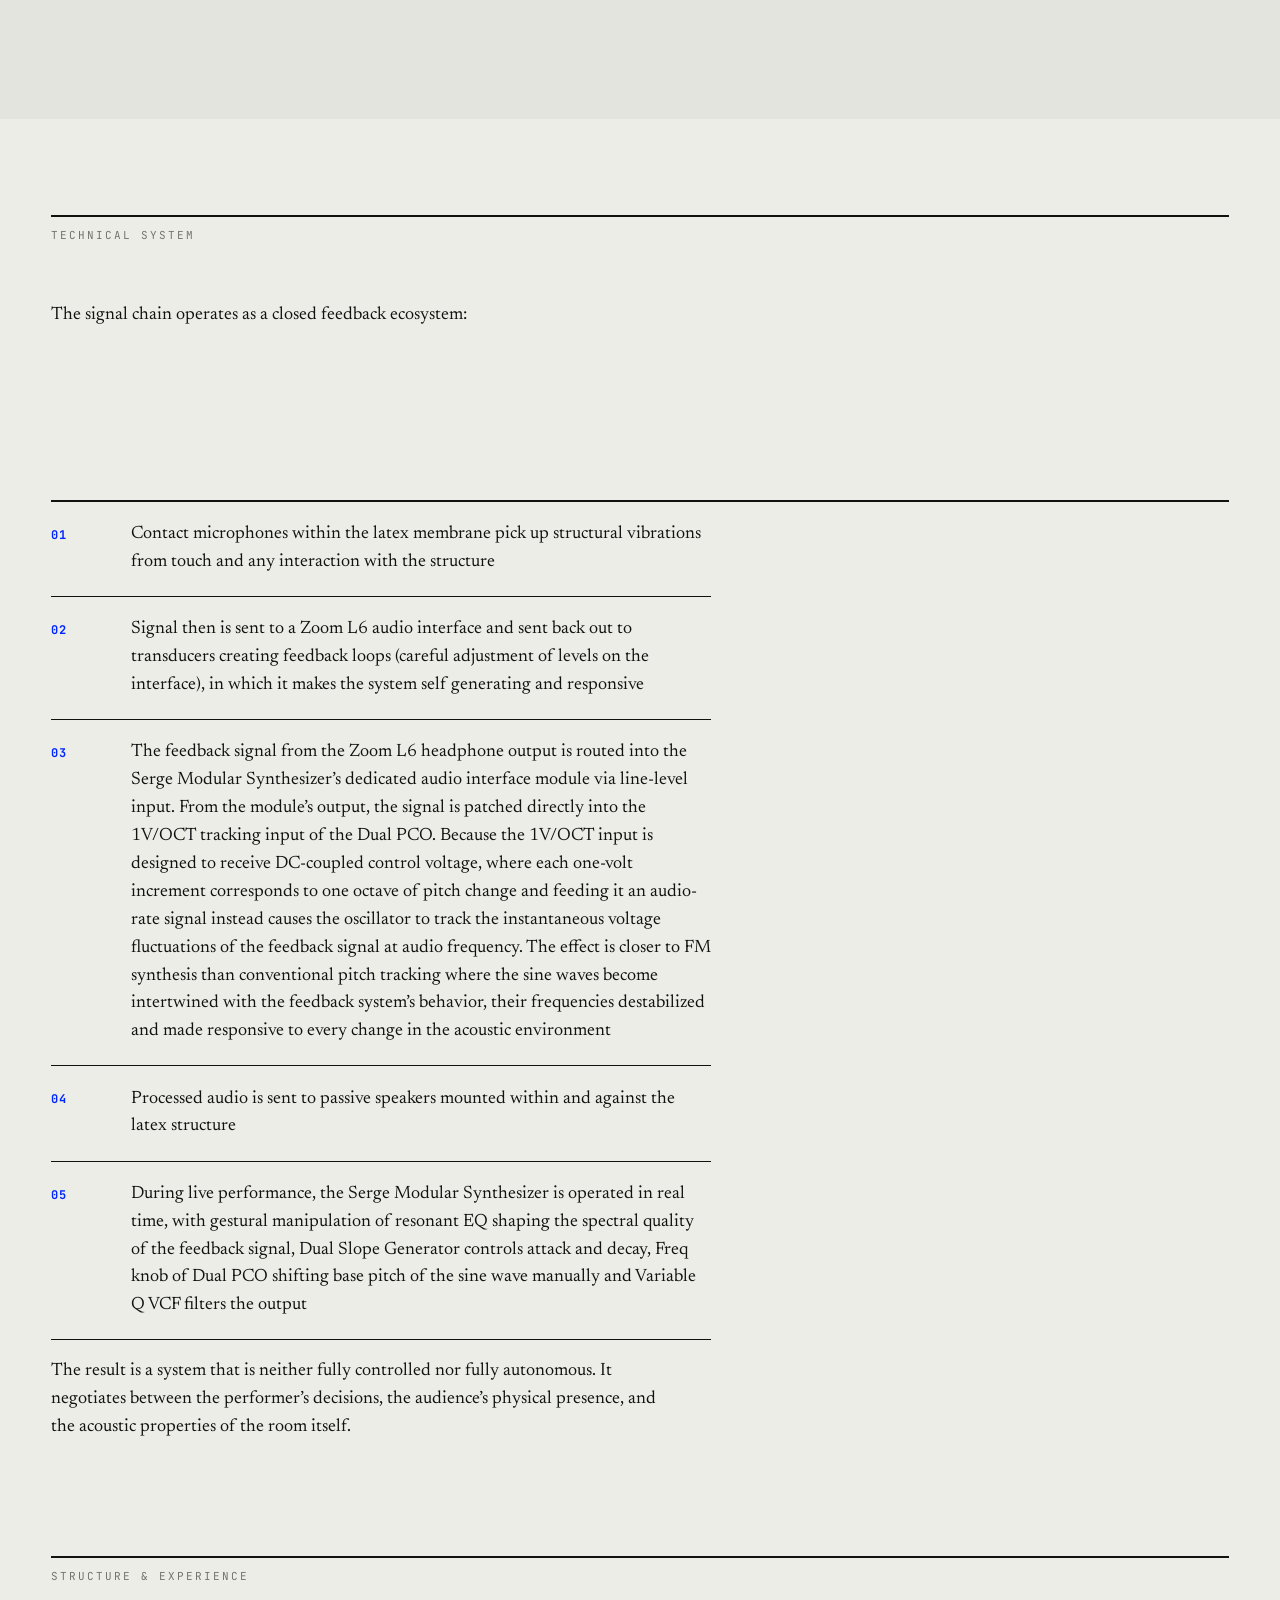
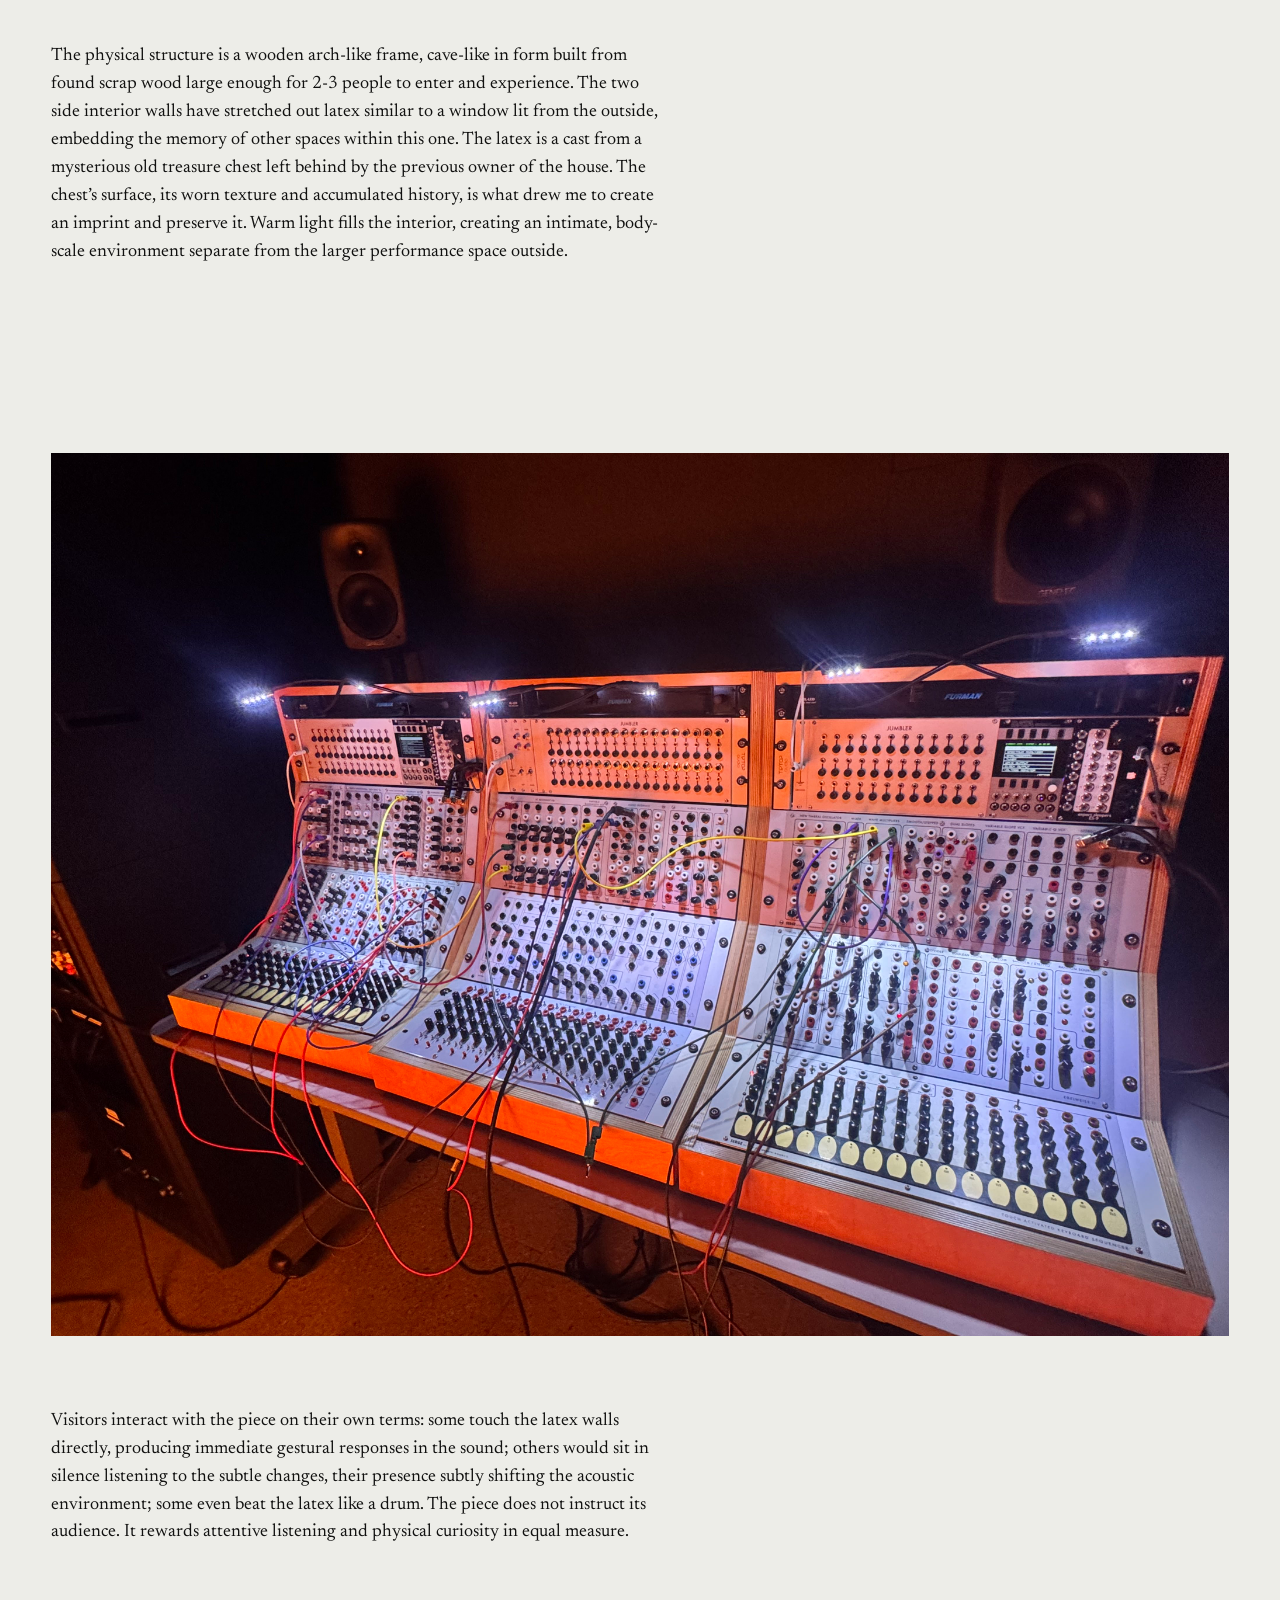
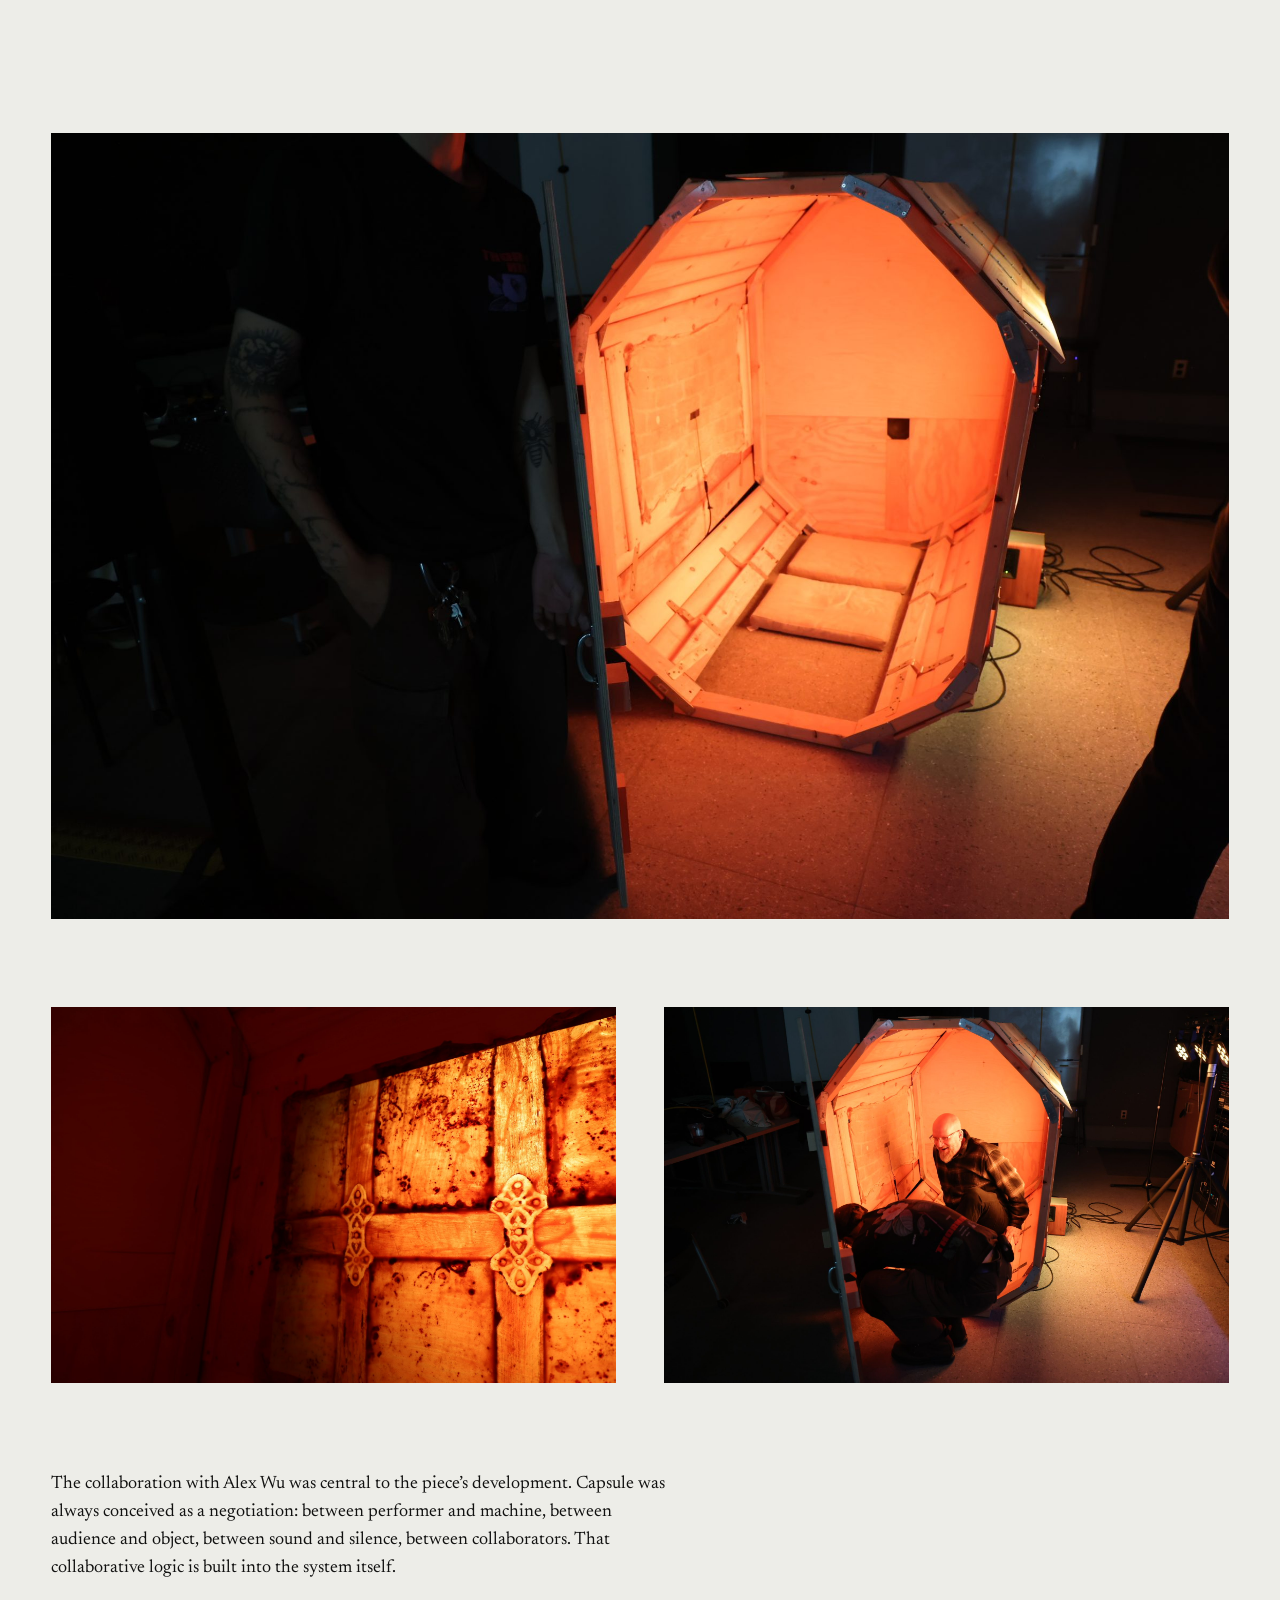
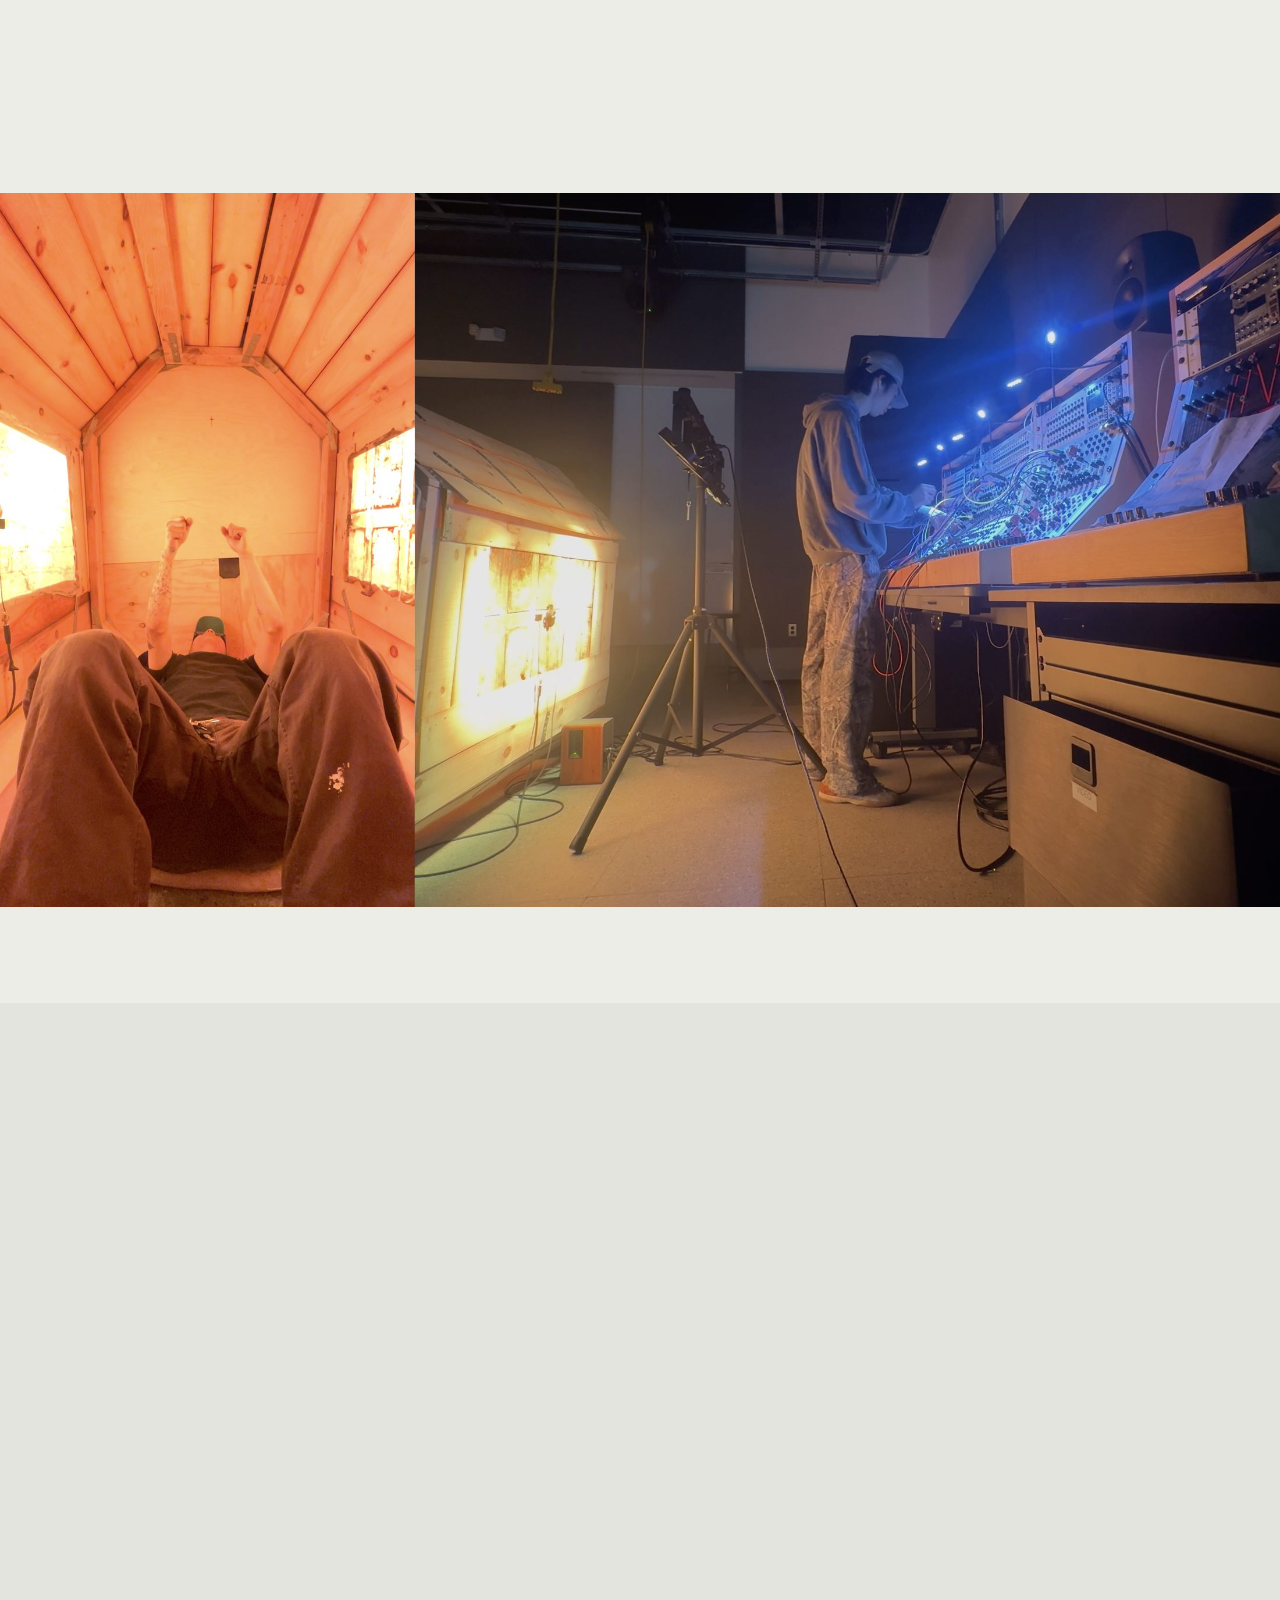
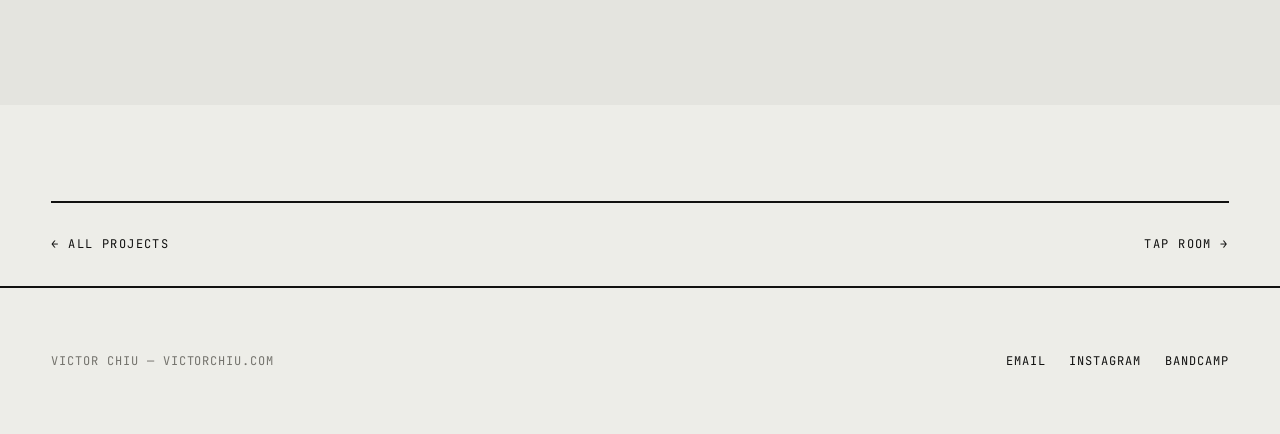
<file: capsule.html>
<!DOCTYPE html>
<html lang="en">
<head>
<meta charset="utf-8">
<meta name="viewport" content="width=device-width, initial-scale=1">
<title>Capsule — Victor Chiu</title>
<meta name="description" content="A room-scale latex membrane embedded with contact microphones and transducers, treating architectural space as an unstable, self-oscillating sound system.">

<meta property="og:title" content="Capsule — Victor Chiu">
<meta property="og:description" content="Room-scale immersive installation and live performance, 2026.">
<meta property="og:url" content="https://www.victorchiu.com/capsule.html">
<meta property="og:image" content="https://www.victorchiu.com/images/capsule-10.jpg">
<meta property="og:type" content="article">

<link rel="icon" type="image/png" href="favicon.png">
<link rel="apple-touch-icon" href="apple-touch-icon.png">
<link rel="preconnect" href="https://fonts.googleapis.com">
<link rel="preconnect" href="https://fonts.gstatic.com" crossorigin>
<link href="https://fonts.googleapis.com/css2?family=Archivo+Black&family=JetBrains+Mono:wght@400;700&family=Newsreader:ital,opsz,wght@0,6..72,400;0,6..72,500;0,6..72,600;1,6..72,400&display=swap" rel="stylesheet">
<link rel="stylesheet" href="style.css">
</head>
<body>

<header class="masthead">
  <div class="wrap">
    <a class="masthead-name" href="index.html">Victor Chiu</a>
    <nav class="nav" aria-label="Main">
      <a href="index.html">Works</a>
      <a href="paintings.html">Paintings</a>
      <a href="writing.html">Writing</a>
      <a href="about.html">About</a>
    </nav>
  </div>
</header>

<main>

  <div class="wrap">
    <div class="article-head">
      <p class="eyebrow">Live Performance &amp; Immersive Installation</p>
      <h1 class="article-title">Capsule</h1>
    </div>

    <table class="facts">
      <tr><th>Year</th><td>2026</td></tr>
      <tr><th>Collaborator</th><td>Alex Wu</td></tr>
      <tr><th>Materials</th><td>Serge Modular Synthesizer, contact microphones, transducers, latex, wood, speakers, Zoom L6 audio interface, amplifier</td></tr>
      <tr><th>Documentation</th><td>Performance video below</td></tr>
    </table>
  </div>

<div class="wrap">
    <figure class="figure fig-measure" style="margin-top:0">
      <div class="video-frame">
        <iframe src="https://www.youtube.com/embed/iqsIen_Sv8A?start=6&amp;rel=0&amp;modestbranding=1&amp;playsinline=1"
                title="Capsule — installation and performance documentation, 2026"
                allow="fullscreen" allowfullscreen loading="lazy"></iframe>
      </div>
    </figure>
  </div>

  <div class="wrap">
    <div class="prose">
      <h2>Overview</h2>
      <p>Capsule is a room-scale immersive installation and live performance work
        that investigates space as a responsive, unstable sound system. A
        room-size latex membrane that was cast from architectural surfaces found
        in my basement, embedded with contact microphones and transducers forming
        a living skin that both records and reactivates the physical environment
        around it. Viewers enter the structure, interacting with its walls, and
        listen as their presence is translated into sound: vibrations picked up
        by contact microphones creating feedback loops with the transducer,
        routed through a Serge Modular Synthesizer, and fed back into the
        structure through transducers and speakers mounted on the back and side.
        The piece exists at the intersection of something being sculptural,
        acoustic feedback, modular synth interaction and live performance.</p>
    </div>
  </div>

  <div class="wrap">
    <div class="band-label" style="border-top: var(--rule-heavy); padding-top: 0.65rem;">
      <span>Concept</span>
      <span></span>
    </div>

    <div class="split">
      <div class="split-text prose" style="padding-top:0">
        <p>The idea for Capsule grew directly out of prior work with
          SuperCollider, a code-based audio synthesis environment, in which I
          explored using software to control the Serge Modular Synthesizer and
          conversely, using the Serge to send control signals back into
          SuperCollider. Working in that respect, where algorithms and analog
          hardware pushed and pulled against each other, raised a question I
          kept thinking about: what happens when a system of sound manipulation
          is not contained, not patch cables nor codes, but becomes the physical
          space itself? Further poking at the relationship between human and
          machine. Capsule was my attempt to make that question inhabitable.</p>

        <p>The project begins with a simple proposition: you feel before you
          hear before you see. Latex, to me, as a material, holds this logic
          literally, it acts as an architectural skin, capable of recording the
          imprint of a surface and reactivating its latent vibrations adding
          specificity. By casting architectural surfaces in latex and embedding
          contact microphones within the membrane, the history of an object and
          surface becomes vibrational, interactive, and into audible, real-time
          sound.</p>

        <p>In Capsule, listening is not confined to the audience, it is the
          operating and fundamental logic behind the entire system. Contact
          microphones respond to structural vibration; the Serge reads those
          signals as control voltages and shapes them into sound; the latex
          membrane receives the speakers&rsquo; output and feeds it back as new
          vibration. Every component is simultaneously an input and an output,
          always in a state of reception. The system has the ability to self
          oscillate as a result of feedback loops. The speaker-latex-contact mic
          feedback loop, where speakers push air into the latex material, which
          in turn triggers further vibration, creates a self-sustaining system,
          a living oscillator.</p>
      </div>

      <div class="split-figs">
<figure class="figure fig-right">
          <img src="images/capsule-02.jpg" loading="lazy" decoding="async" alt="An old metal-banded travelling chest with ornate hardware, sitting against a whitewashed brick basement wall.">
        </figure>
<figure class="figure fig-mid">
          <img src="images/capsule-03.jpg" loading="lazy" decoding="async" alt="A large sheet of cured latex hanging from basement pipes, carrying the raised imprint of the chest's banding and decorative hardware.">
        </figure>
      </div>
    </div>
  </div>

  <div class="wrap">
<figure class="figure fig-inset">
      <img src="images/capsule-05.jpg" loading="lazy" decoding="async" alt="A small arched prototype structure covered in pale latex, installed on a parquet floor in a white gallery room with a projection screen behind it.">
      <figcaption>An earlier rough draft, installed.</figcaption>
    </figure>
  </div>

<figure class="figure bleed">
    <img src="images/capsule-04.jpg" loading="lazy" decoding="async" alt="A hand silhouetted against a latex membrane lit from outside in deep orange, with a contact microphone taped to the surface and its cable running down.">
  </figure>

  <div class="wrap">
    <div class="band-label" style="border-top: var(--rule-heavy); padding-top: 0.65rem;">
      <span>Technical System</span>
      <span></span>
    </div>

    <div class="prose">
      <p>The signal chain operates as a closed feedback ecosystem:</p>
    </div>

    <ol class="chain">
      <li>Contact microphones within the latex membrane pick up structural
        vibrations from touch and any interaction with the structure</li>
      <li>Signal then is sent to a Zoom L6 audio interface and sent back out to
        transducers creating feedback loops (careful adjustment of levels on
        the interface), in which it makes the system self generating and
        responsive</li>
      <li>The feedback signal from the Zoom L6 headphone output is routed into
        the Serge Modular Synthesizer&rsquo;s dedicated audio interface module
        via line-level input. From the module&rsquo;s output, the signal is
        patched directly into the 1V/OCT tracking input of the Dual PCO.
        Because the 1V/OCT input is designed to receive DC-coupled control
        voltage, where each one-volt increment corresponds to one octave of
        pitch change and feeding it an audio-rate signal instead causes the
        oscillator to track the instantaneous voltage fluctuations of the
        feedback signal at audio frequency. The effect is closer to FM
        synthesis than conventional pitch tracking where the sine waves become
        intertwined with the feedback system&rsquo;s behavior, their
        frequencies destabilized and made responsive to every change in the
        acoustic environment</li>
      <li>Processed audio is sent to passive speakers mounted within and
        against the latex structure</li>
      <li>During live performance, the Serge Modular Synthesizer is operated in
        real time, with gestural manipulation of resonant EQ shaping the
        spectral quality of the feedback signal, Dual Slope Generator controls
        attack and decay, Freq knob of Dual PCO shifting base pitch of the sine
        wave manually and Variable Q VCF filters the output</li>
    </ol>

    <div class="prose">
      <p>The result is a system that is neither fully controlled nor fully
        autonomous. It negotiates between the performer&rsquo;s decisions, the
        audience&rsquo;s physical presence, and the acoustic properties of the
        room itself.</p>
    </div>
  </div>

  <div class="wrap">
    <div class="band-label" style="border-top: var(--rule-heavy); padding-top: 0.65rem;">
      <span>Structure &amp; Experience</span>
      <span></span>
    </div>

    <div class="prose">
      <p>The physical structure is a wooden arch-like frame, cave-like in form
        built from found scrap wood large enough for 2-3 people to enter and
        experience. The two side interior walls have stretched out latex similar
        to a window lit from the outside, embedding the memory of other spaces
        within this one. The latex is a cast from a mysterious old treasure
        chest left behind by the previous owner of the house. The chest&rsquo;s
        surface, its worn texture and accumulated history, is what drew me to
        create an imprint and preserve it. Warm light fills the interior,
        creating an intimate, body-scale environment separate from the larger
        performance space outside.</p>
    </div>

<figure class="figure fig-measure">
          <img src="images/capsule-06.jpg" loading="lazy" decoding="async" alt="A Serge modular synthesizer in a wooden case, banana cables in red, yellow and purple looped between modules, lit by LED strips.">
        </figure>

    <div class="prose">
      <p>Visitors interact with the piece on their own terms: some touch the
        latex walls directly, producing immediate gestural responses in the
        sound; others would sit in silence listening to the subtle changes,
        their presence subtly shifting the acoustic environment; some even beat
        the latex like a drum. The piece does not instruct its audience. It
        rewards attentive listening and physical curiosity in equal measure.</p>
    </div>

<figure class="figure fig-measure">
      <img src="images/capsule-07.jpg" loading="lazy" decoding="async" alt="The octagonal wooden structure standing open in a dark room, its plywood interior glowing orange from light outside, a person waiting beside the door.">
    </figure>

    <div class="pair">
<figure class="figure">
        <img src="images/capsule-08.jpg" loading="lazy" decoding="async" alt="Close view of the latex wall lit from outside, the chest's decorative hardware and wooden banding held in the surface as pale raised shapes.">
      </figure>
<figure class="figure">
        <img src="images/capsule-09.jpg" loading="lazy" decoding="async" alt="Two visitors at the capsule: one leaning out of the opening laughing, another crouched at the entrance looking in.">
      </figure>
    </div>

    <div class="prose">
      <p>The collaboration with Alex Wu was central to the piece&rsquo;s
        development. Capsule was always conceived as a negotiation: between
        performer and machine, between audience and object, between sound and
        silence, between collaborators. That collaborative logic is built into
        the system itself.</p>
    </div>
  </div>

<figure class="figure bleed no-crop">
    <img src="images/capsule-01.jpg" alt="Two views side by side: a person lying inside the glowing capsule with hands raised to the ceiling, and the capsule installed in a darkened room beside a performer at the Serge synthesizer.">
  </figure>

<figure class="figure bleed">
    <img src="images/capsule-10.jpg" loading="lazy" decoding="async" alt="The full installation: the capsule glowing orange at left with its latex windows lit, and the Serge modular rig lit blue at right, in a darkened studio.">
  </figure>

  <div class="wrap">
    <nav class="pager" aria-label="Project navigation">
      <a href="index.html">&larr; All projects</a>
      <a href="tap-room.html">Tap Room &rarr;</a>
    </nav>
  </div>

</main>

<footer class="footer">
  <div class="wrap">
    <span>Victor Chiu &mdash; victorchiu.com</span>
    <div class="footer-links">
      <a href="mailto:vchiu004@gmail.com">Email</a>
      <a href="https://instagram.com/victor_ch1u" rel="noopener">Instagram</a>
      <a href="https://ednz.bandcamp.com" rel="noopener">Bandcamp</a>
    </div>
  </div>
</footer>

</body>
</html>
</file>
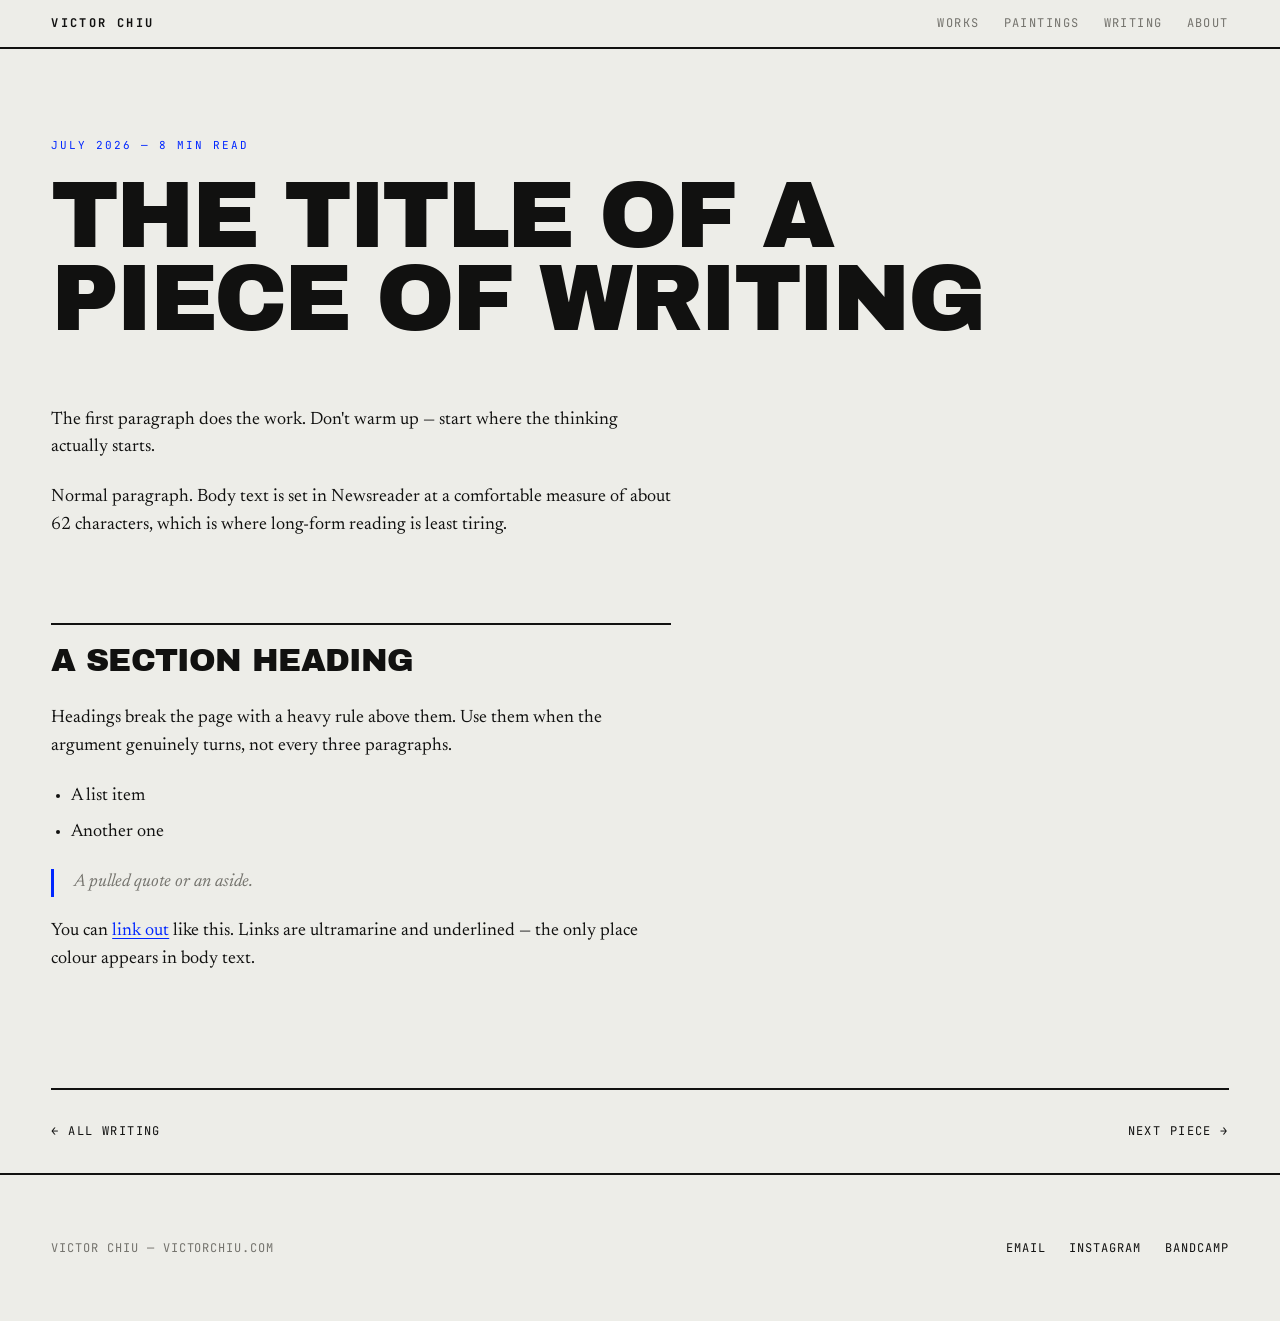
<file: essay.html>
<!DOCTYPE html>
<html lang="en">
<head>
<meta charset="utf-8">
<meta name="viewport" content="width=device-width, initial-scale=1">
<title>Essay title — Victor Chiu</title>
<meta name="description" content="A short summary of this piece, used in search results and link previews.">

<link rel="icon" type="image/png" href="favicon.png">
<link rel="apple-touch-icon" href="apple-touch-icon.png">
<link rel="preconnect" href="https://fonts.googleapis.com">
<link rel="preconnect" href="https://fonts.gstatic.com" crossorigin>
<link href="https://fonts.googleapis.com/css2?family=Archivo+Black&family=JetBrains+Mono:wght@400;700&family=Newsreader:ital,opsz,wght@0,6..72,400;0,6..72,500;0,6..72,600;1,6..72,400&display=swap" rel="stylesheet">
<link rel="stylesheet" href="style.css">
</head>
<body>

<header class="masthead">
  <div class="wrap">
    <a class="masthead-name" href="index.html">Victor Chiu</a>
    <nav class="nav" aria-label="Main">
      <a href="index.html">Works</a>
      <a href="paintings.html">Paintings</a>
      <a href="writing.html">Writing</a>
      <a href="about.html">About</a>
    </nav>
  </div>
</header>

<main>
  <div class="wrap">
    <div class="article-head">
      <p class="eyebrow">July 2026 &mdash; 8 min read</p>
      <h1 class="article-title">The title of a piece of writing</h1>
    </div>

    <div class="prose">
      <p>The first paragraph does the work. Don't warm up — start where the
        thinking actually starts.</p>

      <p>Normal paragraph. Body text is set in Newsreader at a comfortable
        measure of about 62 characters, which is where long-form reading is
        least tiring.</p>

      <h2>A section heading</h2>

      <p>Headings break the page with a heavy rule above them. Use them when the
        argument genuinely turns, not every three paragraphs.</p>

      <ul>
        <li>A list item</li>
        <li>Another one</li>
      </ul>

      <blockquote>A pulled quote or an aside.</blockquote>

      <p>You can <a href="#">link out</a> like this. Links are ultramarine and
        underlined — the only place colour appears in body text.</p>
    </div>
  </div>

  <div class="wrap">
    <nav class="pager" aria-label="Writing navigation">
      <a href="writing.html">&larr; All writing</a>
      <a href="essay.html">Next piece &rarr;</a>
    </nav>
  </div>
</main>

<footer class="footer">
  <div class="wrap">
    <span>Victor Chiu &mdash; victorchiu.com</span>
    <div class="footer-links">
      <a href="mailto:vchiu004@gmail.com">Email</a>
      <a href="https://instagram.com/victor_ch1u" rel="noopener">Instagram</a>
      <a href="https://ednz.bandcamp.com" rel="noopener">Bandcamp</a>
    </div>
  </div>
</footer>

</body>
</html>
</file>
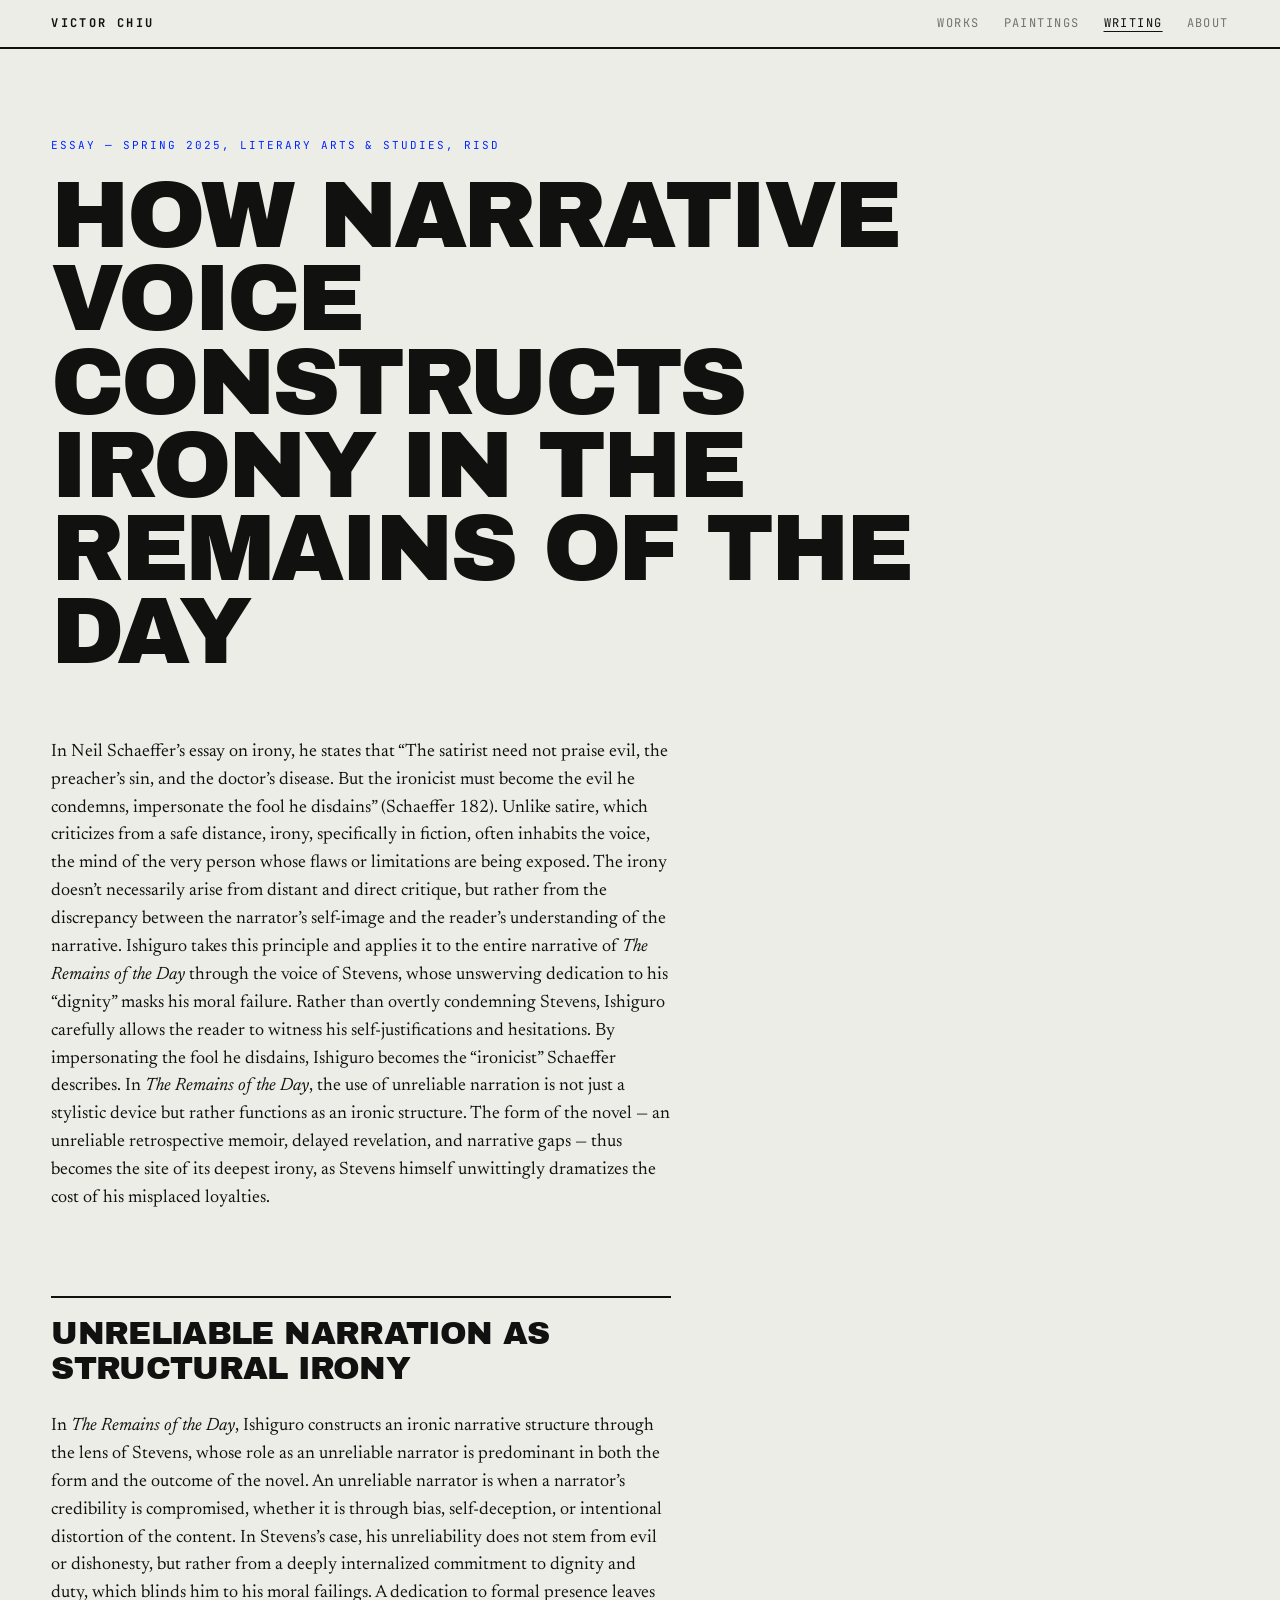
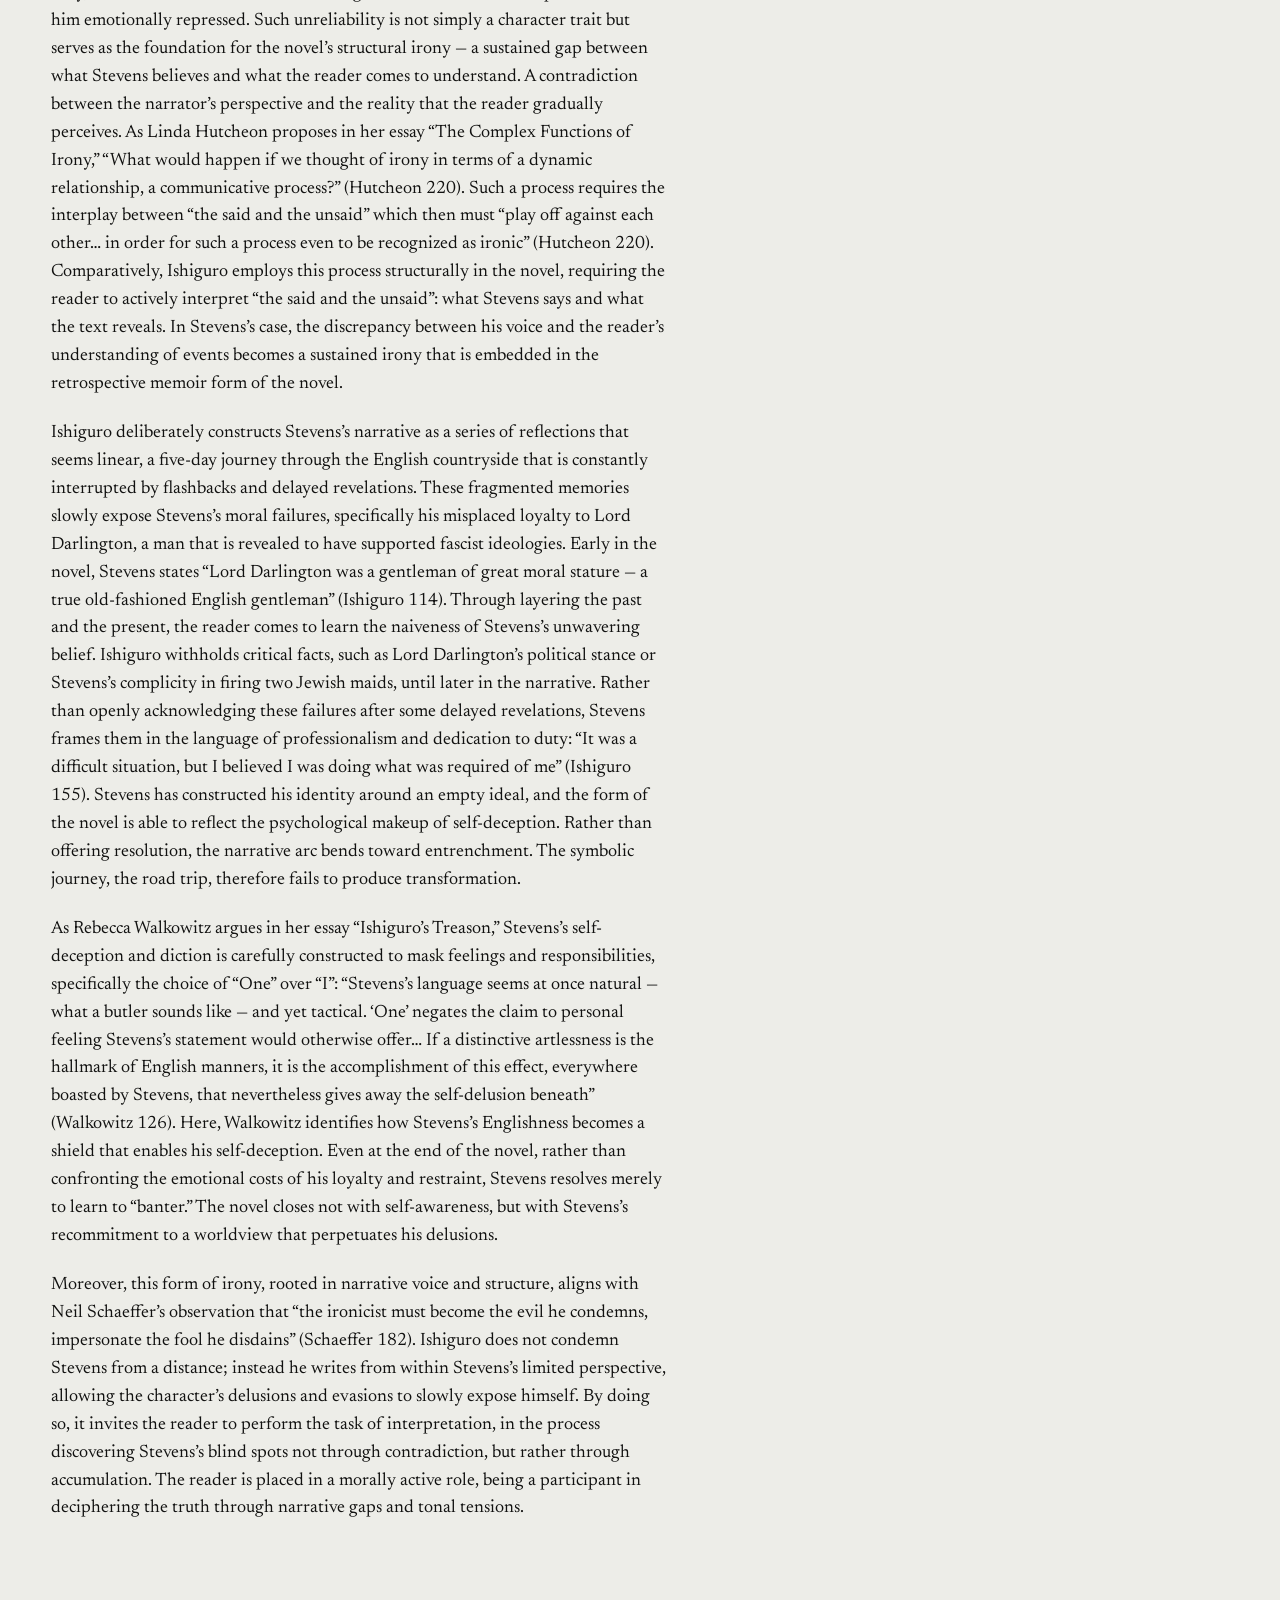
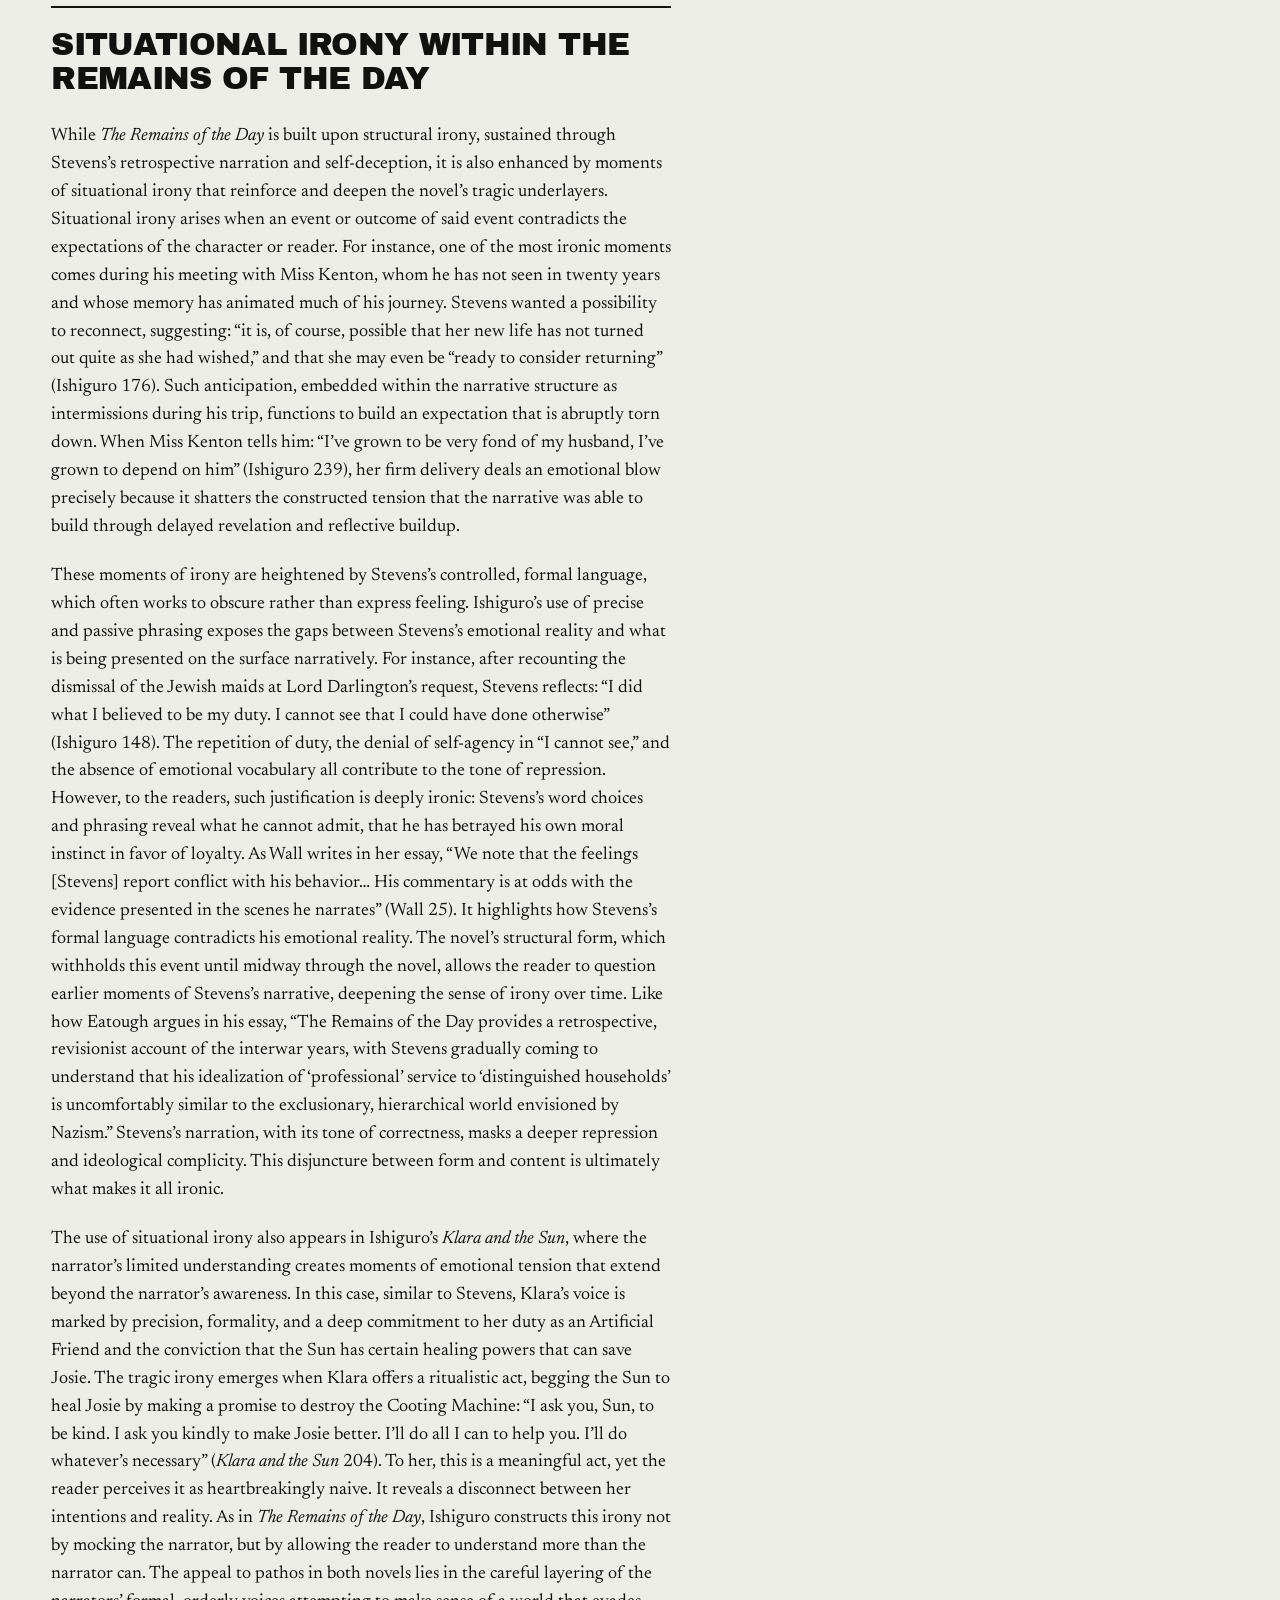
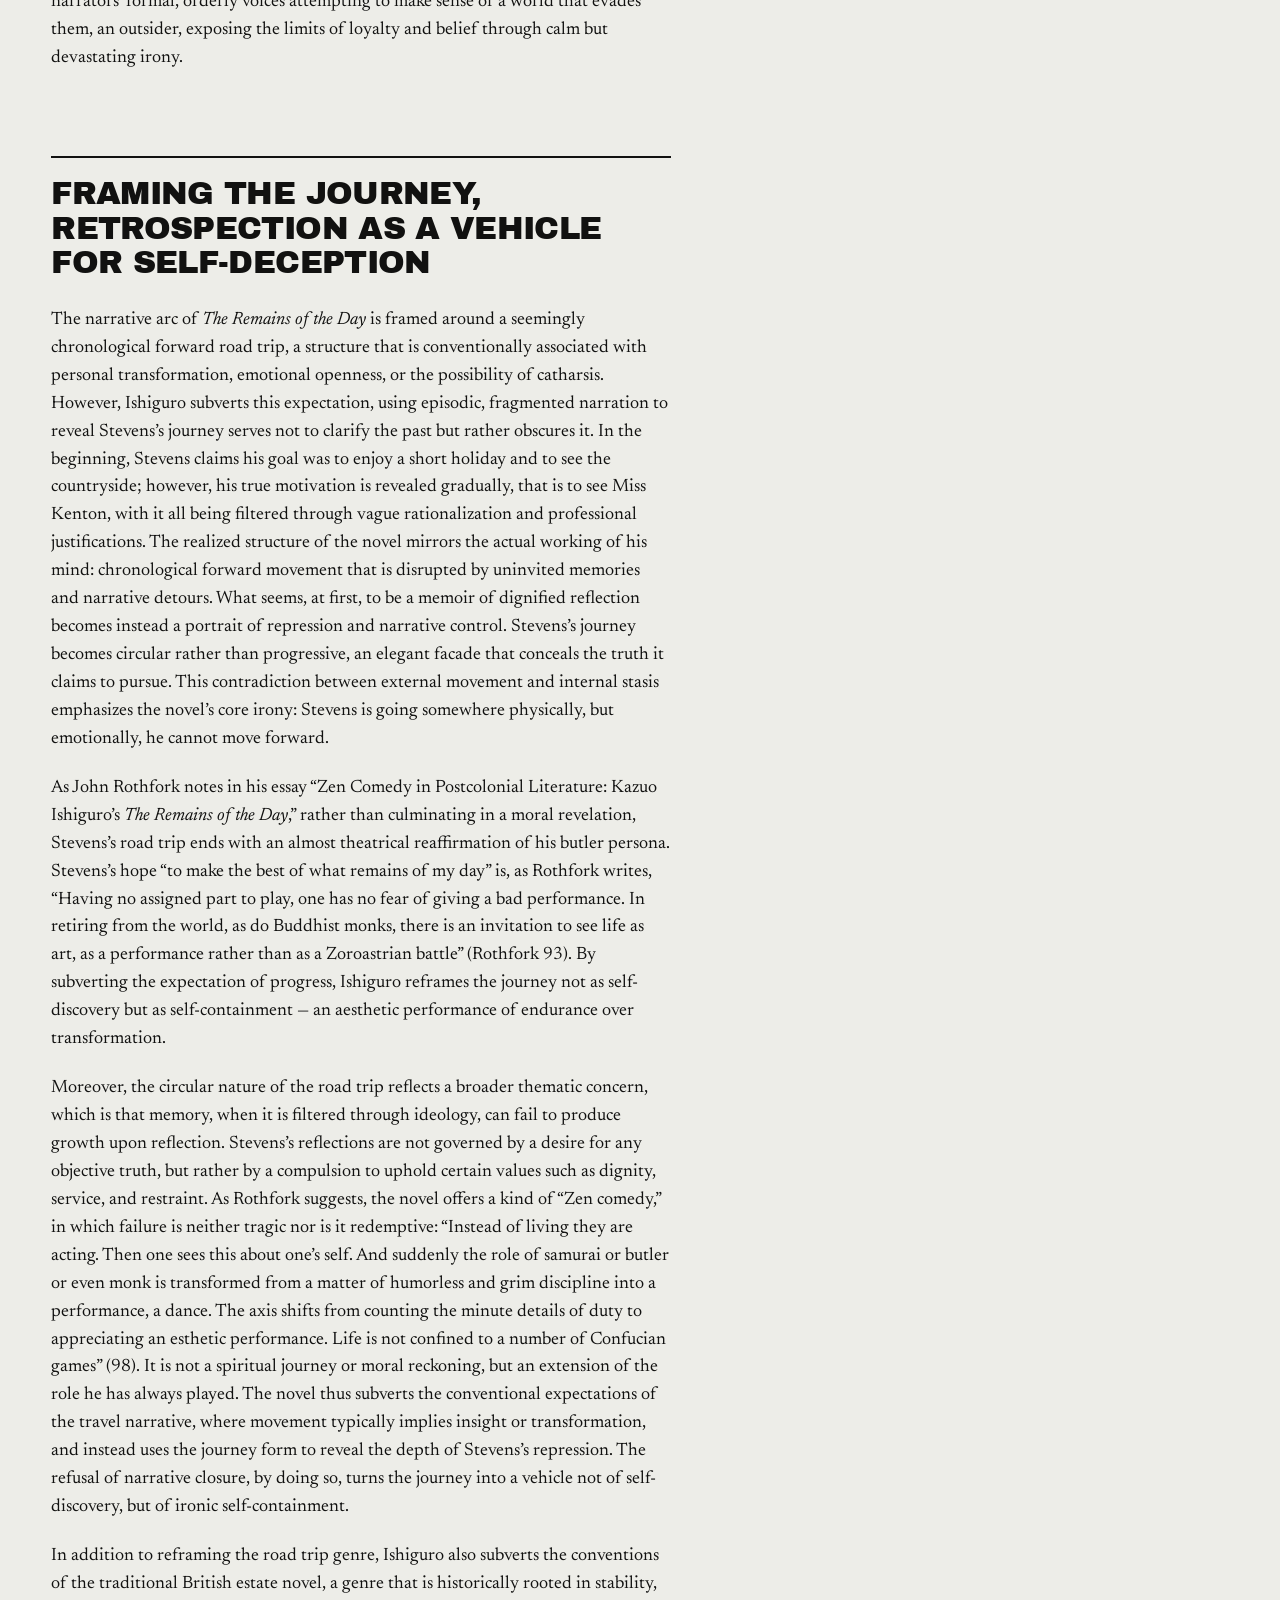
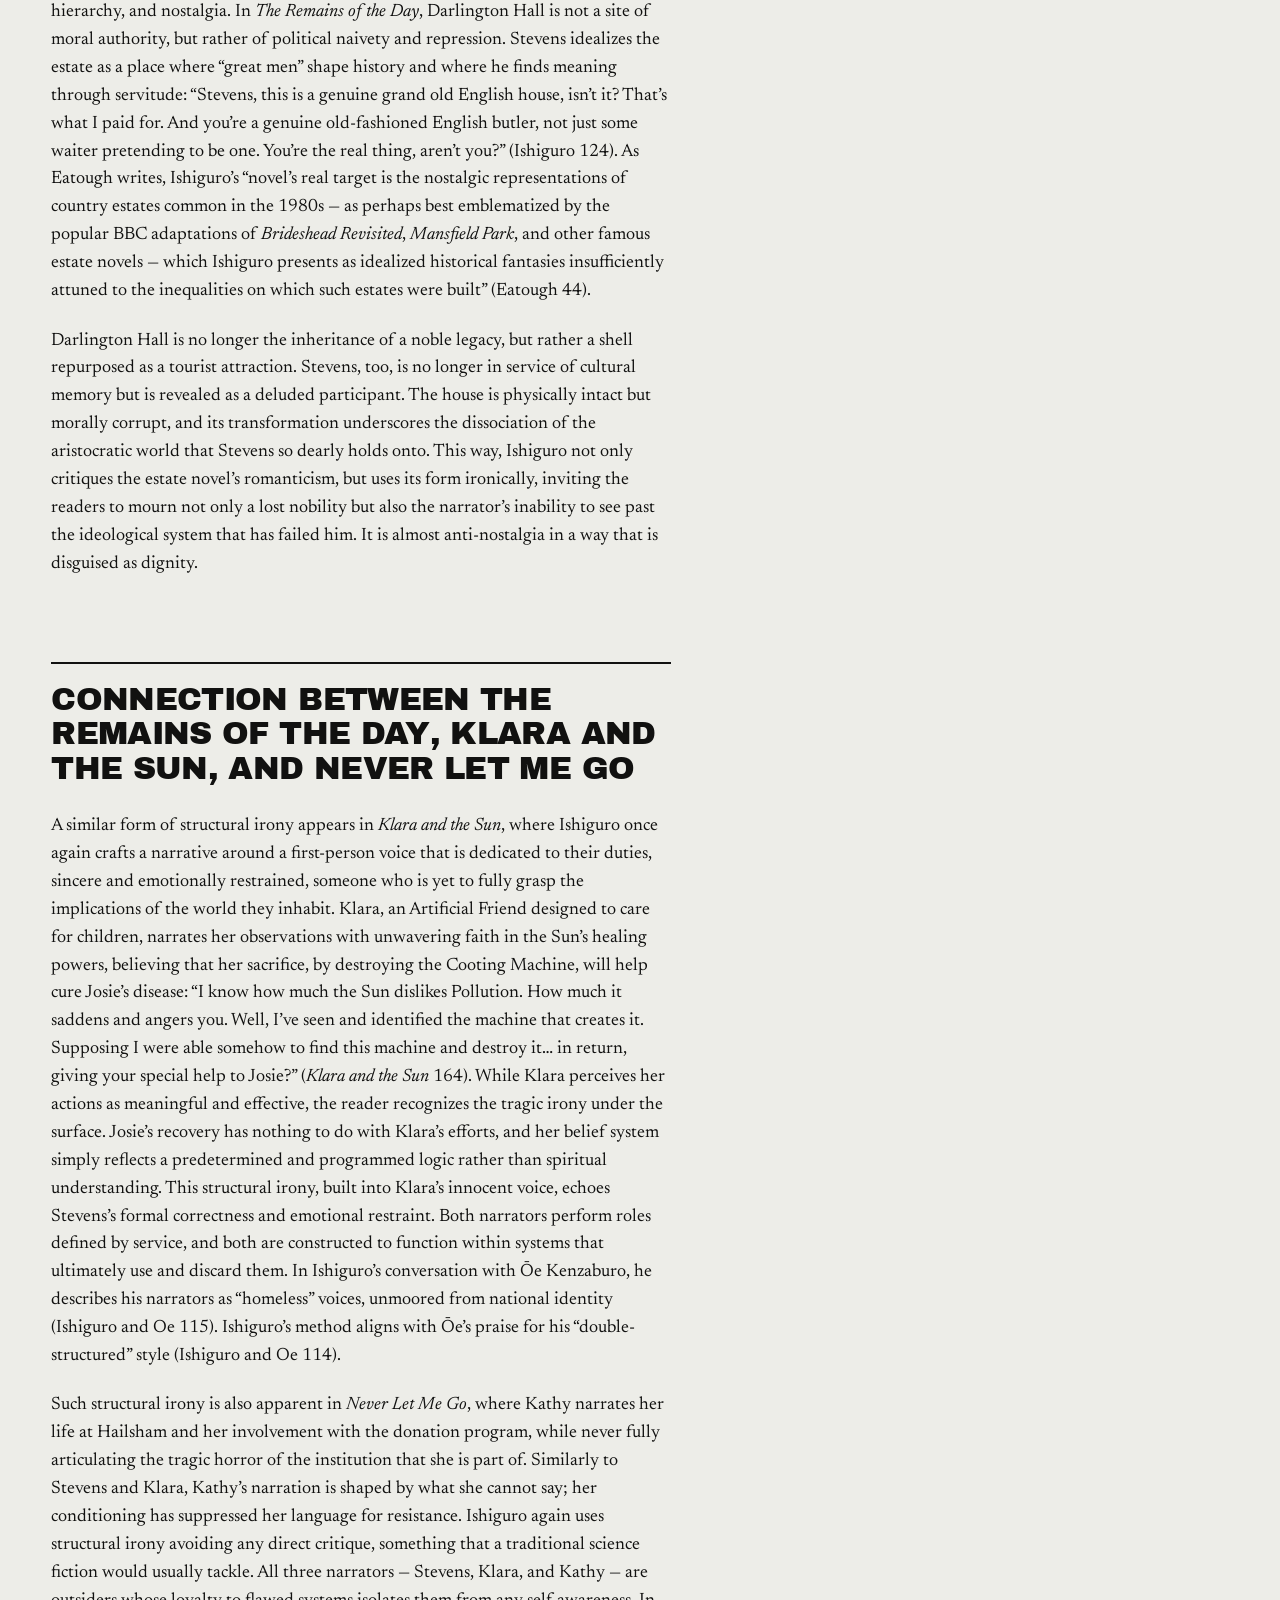
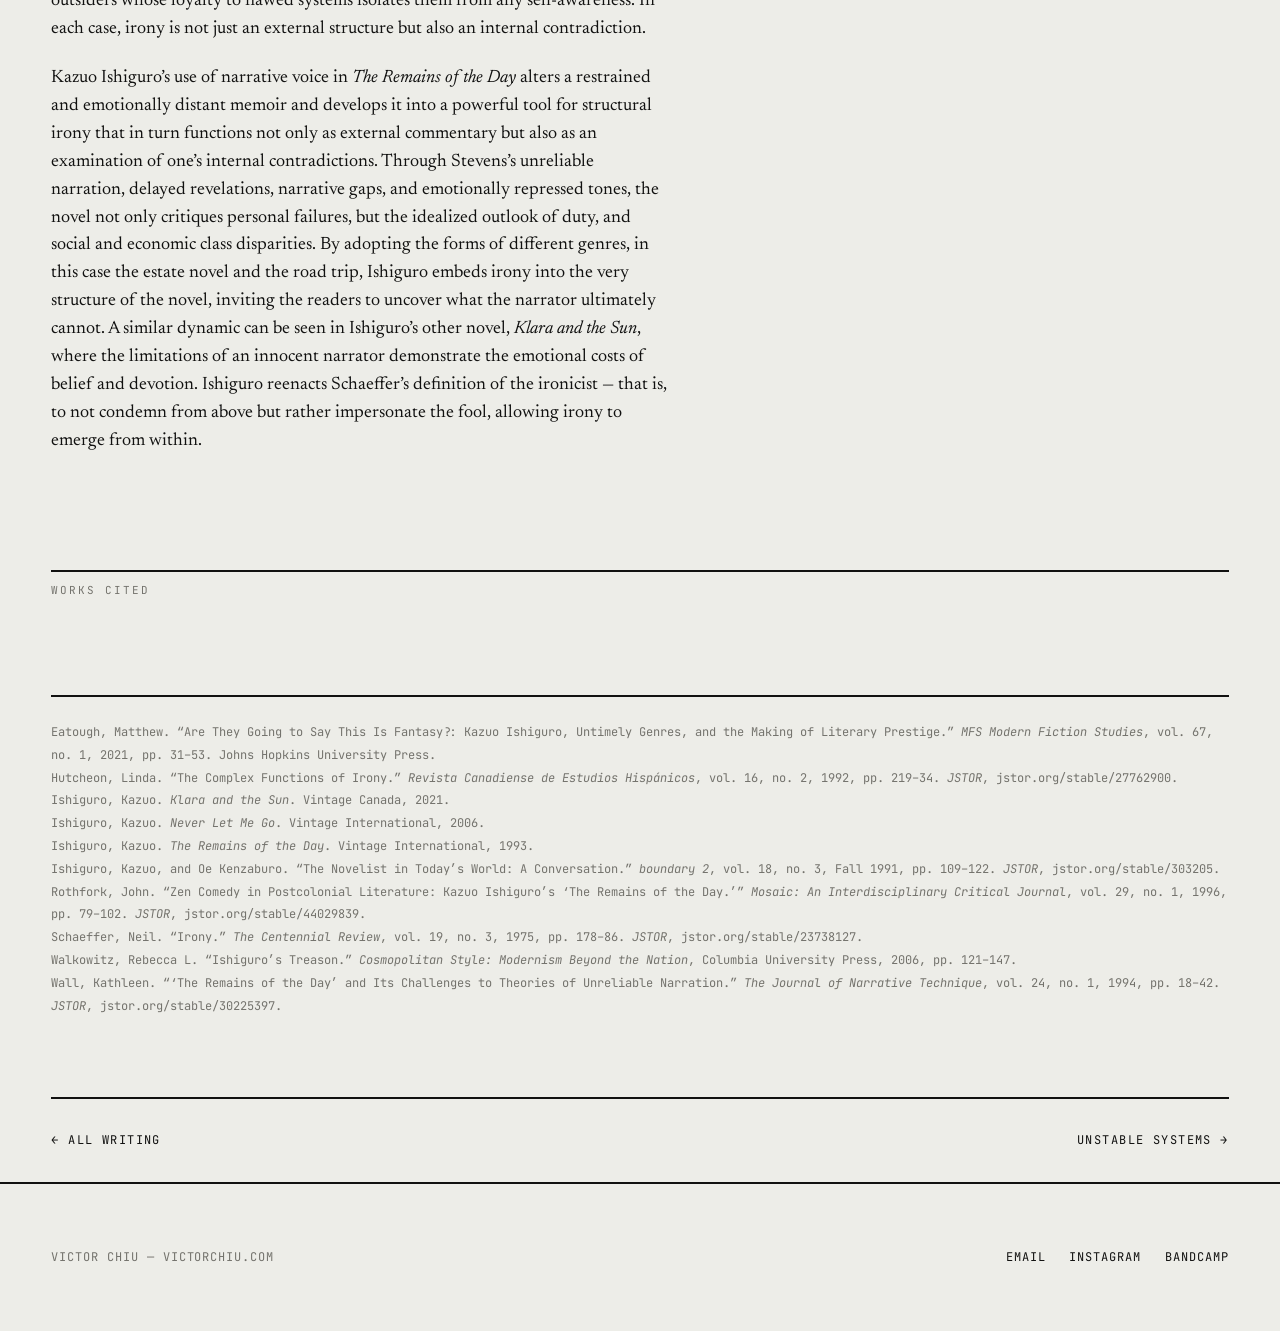
<file: ishiguro.html>
<!DOCTYPE html>
<html lang="en">
<head>
<meta charset="utf-8">
<meta name="viewport" content="width=device-width, initial-scale=1">
<title>How Narrative Voice Constructs Irony — Victor Chiu</title>
<meta name="description" content="On Kazuo Ishiguro's The Remains of the Day: unreliable narration as structural irony, the subverted road trip and estate novel, and the connection to Klara and the Sun and Never Let Me Go.">

<meta property="og:title" content="How Narrative Voice Constructs Irony in The Remains of the Day — Victor Chiu">
<meta property="og:description" content="Essay on Kazuo Ishiguro, structural irony, and unreliable narration. Spring 2025.">
<meta property="og:url" content="https://www.victorchiu.com/ishiguro.html">
<meta property="og:type" content="article">

<link rel="icon" type="image/png" href="favicon.png">
<link rel="apple-touch-icon" href="apple-touch-icon.png">
<link rel="preconnect" href="https://fonts.googleapis.com">
<link rel="preconnect" href="https://fonts.gstatic.com" crossorigin>
<link href="https://fonts.googleapis.com/css2?family=Archivo+Black&family=JetBrains+Mono:wght@400;700&family=Newsreader:ital,opsz,wght@0,6..72,400;0,6..72,500;0,6..72,600;1,6..72,400&display=swap" rel="stylesheet">
<link rel="stylesheet" href="style.css">
</head>
<body>

<header class="masthead">
  <div class="wrap">
    <a class="masthead-name" href="index.html">Victor Chiu</a>
    <nav class="nav" aria-label="Main">
      <a href="index.html">Works</a>
      <a href="paintings.html">Paintings</a>
      <a href="writing.html" aria-current="page">Writing</a>
      <a href="about.html">About</a>
    </nav>
  </div>
</header>

<main>
  <div class="wrap">
    <div class="article-head">
      <p class="eyebrow">Essay &mdash; Spring 2025, Literary Arts &amp; Studies, RISD</p>
      <h1 class="article-title">How Narrative Voice Constructs Irony in <em>The Remains of the Day</em></h1>
    </div>

    <div class="prose">
      <p>In Neil Schaeffer&rsquo;s essay on irony, he states that &ldquo;The
        satirist need not praise evil, the preacher&rsquo;s sin, and the
        doctor&rsquo;s disease. But the ironicist must become the evil he
        condemns, impersonate the fool he disdains&rdquo; (Schaeffer 182).
        Unlike satire, which criticizes from a safe distance, irony,
        specifically in fiction, often inhabits the voice, the mind of the very
        person whose flaws or limitations are being exposed. The irony
        doesn&rsquo;t necessarily arise from distant and direct critique, but
        rather from the discrepancy between the narrator&rsquo;s self-image and
        the reader&rsquo;s understanding of the narrative. Ishiguro takes this
        principle and applies it to the entire narrative of <em>The Remains of
        the Day</em> through the voice of Stevens, whose unswerving dedication
        to his &ldquo;dignity&rdquo; masks his moral failure. Rather than
        overtly condemning Stevens, Ishiguro carefully allows the reader to
        witness his self-justifications and hesitations. By impersonating the
        fool he disdains, Ishiguro becomes the &ldquo;ironicist&rdquo;
        Schaeffer describes. In <em>The Remains of the Day</em>, the use of
        unreliable narration is not just a stylistic device but rather
        functions as an ironic structure. The form of the novel &mdash; an
        unreliable retrospective memoir, delayed revelation, and narrative
        gaps &mdash; thus becomes the site of its deepest irony, as Stevens
        himself unwittingly dramatizes the cost of his misplaced loyalties.</p>

      <h2>Unreliable narration as structural irony</h2>

      <p>In <em>The Remains of the Day</em>, Ishiguro constructs an ironic
        narrative structure through the lens of Stevens, whose role as an
        unreliable narrator is predominant in both the form and the outcome of
        the novel. An unreliable narrator is when a narrator&rsquo;s
        credibility is compromised, whether it is through bias, self-deception,
        or intentional distortion of the content. In Stevens&rsquo;s case, his
        unreliability does not stem from evil or dishonesty, but rather from a
        deeply internalized commitment to dignity and duty, which blinds him to
        his moral failings. A dedication to formal presence leaves him
        emotionally repressed. Such unreliability is not simply a character
        trait but serves as the foundation for the novel&rsquo;s structural
        irony &mdash; a sustained gap between what Stevens believes and what
        the reader comes to understand. A contradiction between the
        narrator&rsquo;s perspective and the reality that the reader gradually
        perceives. As Linda Hutcheon proposes in her essay &ldquo;The Complex
        Functions of Irony,&rdquo; &ldquo;What would happen if we thought of
        irony in terms of a dynamic relationship, a communicative
        process?&rdquo; (Hutcheon 220). Such a process requires the interplay
        between &ldquo;the said and the unsaid&rdquo; which then must
        &ldquo;play off against each other&hellip; in order for such a process
        even to be recognized as ironic&rdquo; (Hutcheon 220). Comparatively,
        Ishiguro employs this process structurally in the novel, requiring the
        reader to actively interpret &ldquo;the said and the unsaid&rdquo;:
        what Stevens says and what the text reveals. In Stevens&rsquo;s case,
        the discrepancy between his voice and the reader&rsquo;s understanding
        of events becomes a sustained irony that is embedded in the
        retrospective memoir form of the novel.</p>

      <p>Ishiguro deliberately constructs Stevens&rsquo;s narrative as a
        series of reflections that seems linear, a five-day journey through the
        English countryside that is constantly interrupted by flashbacks and
        delayed revelations. These fragmented memories slowly expose
        Stevens&rsquo;s moral failures, specifically his misplaced loyalty to
        Lord Darlington, a man that is revealed to have supported fascist
        ideologies. Early in the novel, Stevens states &ldquo;Lord Darlington
        was a gentleman of great moral stature &mdash; a true old-fashioned
        English gentleman&rdquo; (Ishiguro 114). Through layering the past and
        the present, the reader comes to learn the naiveness of
        Stevens&rsquo;s unwavering belief. Ishiguro withholds critical facts,
        such as Lord Darlington&rsquo;s political stance or Stevens&rsquo;s
        complicity in firing two Jewish maids, until later in the narrative.
        Rather than openly acknowledging these failures after some delayed
        revelations, Stevens frames them in the language of professionalism and
        dedication to duty: &ldquo;It was a difficult situation, but I believed
        I was doing what was required of me&rdquo; (Ishiguro 155). Stevens has
        constructed his identity around an empty ideal, and the form of the
        novel is able to reflect the psychological makeup of self-deception.
        Rather than offering resolution, the narrative arc bends toward
        entrenchment. The symbolic journey, the road trip, therefore fails to
        produce transformation.</p>

      <p>As Rebecca Walkowitz argues in her essay &ldquo;Ishiguro&rsquo;s
        Treason,&rdquo; Stevens&rsquo;s self-deception and diction is carefully
        constructed to mask feelings and responsibilities, specifically the
        choice of &ldquo;One&rdquo; over &ldquo;I&rdquo;:
        &ldquo;Stevens&rsquo;s language seems at once natural &mdash; what a
        butler sounds like &mdash; and yet tactical. &lsquo;One&rsquo; negates
        the claim to personal feeling Stevens&rsquo;s statement would otherwise
        offer&hellip; If a distinctive artlessness is the hallmark of English
        manners, it is the accomplishment of this effect, everywhere boasted by
        Stevens, that nevertheless gives away the self-delusion beneath&rdquo;
        (Walkowitz 126). Here, Walkowitz identifies how Stevens&rsquo;s
        Englishness becomes a shield that enables his self-deception. Even at
        the end of the novel, rather than confronting the emotional costs of
        his loyalty and restraint, Stevens resolves merely to learn to
        &ldquo;banter.&rdquo; The novel closes not with self-awareness, but
        with Stevens&rsquo;s recommitment to a worldview that perpetuates his
        delusions.</p>

      <p>Moreover, this form of irony, rooted in narrative voice and
        structure, aligns with Neil Schaeffer&rsquo;s observation that
        &ldquo;the ironicist must become the evil he condemns, impersonate the
        fool he disdains&rdquo; (Schaeffer 182). Ishiguro does not condemn
        Stevens from a distance; instead he writes from within
        Stevens&rsquo;s limited perspective, allowing the character&rsquo;s
        delusions and evasions to slowly expose himself. By doing so, it
        invites the reader to perform the task of interpretation, in the
        process discovering Stevens&rsquo;s blind spots not through
        contradiction, but rather through accumulation. The reader is placed in
        a morally active role, being a participant in deciphering the truth
        through narrative gaps and tonal tensions.</p>

      <h2>Situational irony within <em>The Remains of the Day</em></h2>

      <p>While <em>The Remains of the Day</em> is built upon structural irony,
        sustained through Stevens&rsquo;s retrospective narration and
        self-deception, it is also enhanced by moments of situational irony
        that reinforce and deepen the novel&rsquo;s tragic underlayers.
        Situational irony arises when an event or outcome of said event
        contradicts the expectations of the character or reader. For instance,
        one of the most ironic moments comes during his meeting with Miss
        Kenton, whom he has not seen in twenty years and whose memory has
        animated much of his journey. Stevens wanted a possibility to
        reconnect, suggesting: &ldquo;it is, of course, possible that her new
        life has not turned out quite as she had wished,&rdquo; and that she
        may even be &ldquo;ready to consider returning&rdquo; (Ishiguro 176).
        Such anticipation, embedded within the narrative structure as
        intermissions during his trip, functions to build an expectation that
        is abruptly torn down. When Miss Kenton tells him: &ldquo;I&rsquo;ve
        grown to be very fond of my husband, I&rsquo;ve grown to depend on
        him&rdquo; (Ishiguro 239), her firm delivery deals an emotional blow
        precisely because it shatters the constructed tension that the
        narrative was able to build through delayed revelation and reflective
        buildup.</p>

      <p>These moments of irony are heightened by Stevens&rsquo;s controlled,
        formal language, which often works to obscure rather than express
        feeling. Ishiguro&rsquo;s use of precise and passive phrasing exposes
        the gaps between Stevens&rsquo;s emotional reality and what is being
        presented on the surface narratively. For instance, after recounting
        the dismissal of the Jewish maids at Lord Darlington&rsquo;s request,
        Stevens reflects: &ldquo;I did what I believed to be my duty. I cannot
        see that I could have done otherwise&rdquo; (Ishiguro 148). The
        repetition of duty, the denial of self-agency in &ldquo;I cannot
        see,&rdquo; and the absence of emotional vocabulary all contribute to
        the tone of repression. However, to the readers, such justification is
        deeply ironic: Stevens&rsquo;s word choices and phrasing reveal what he
        cannot admit, that he has betrayed his own moral instinct in favor of
        loyalty. As Wall writes in her essay, &ldquo;We note that the feelings
        [Stevens] report conflict with his behavior&hellip; His commentary is
        at odds with the evidence presented in the scenes he narrates&rdquo;
        (Wall 25). It highlights how Stevens&rsquo;s formal language
        contradicts his emotional reality. The novel&rsquo;s structural form,
        which withholds this event until midway through the novel, allows the
        reader to question earlier moments of Stevens&rsquo;s narrative,
        deepening the sense of irony over time. Like how Eatough argues in his
        essay, &ldquo;The Remains of the Day provides a retrospective,
        revisionist account of the interwar years, with Stevens gradually
        coming to understand that his idealization of &lsquo;professional&rsquo;
        service to &lsquo;distinguished households&rsquo; is uncomfortably
        similar to the exclusionary, hierarchical world envisioned by
        Nazism.&rdquo; Stevens&rsquo;s narration, with its tone of correctness,
        masks a deeper repression and ideological complicity. This disjuncture
        between form and content is ultimately what makes it all ironic.</p>

      <p>The use of situational irony also appears in Ishiguro&rsquo;s
        <em>Klara and the Sun</em>, where the narrator&rsquo;s limited
        understanding creates moments of emotional tension that extend beyond
        the narrator&rsquo;s awareness. In this case, similar to Stevens,
        Klara&rsquo;s voice is marked by precision, formality, and a deep
        commitment to her duty as an Artificial Friend and the conviction that
        the Sun has certain healing powers that can save Josie. The tragic
        irony emerges when Klara offers a ritualistic act, begging the Sun to
        heal Josie by making a promise to destroy the Cooting Machine:
        &ldquo;I ask you, Sun, to be kind. I ask you kindly to make Josie
        better. I&rsquo;ll do all I can to help you. I&rsquo;ll do
        whatever&rsquo;s necessary&rdquo; (<em>Klara and the Sun</em> 204). To
        her, this is a meaningful act, yet the reader perceives it as
        heartbreakingly naive. It reveals a disconnect between her intentions
        and reality. As in <em>The Remains of the Day</em>, Ishiguro constructs
        this irony not by mocking the narrator, but by allowing the reader to
        understand more than the narrator can. The appeal to pathos in both
        novels lies in the careful layering of the narrators&rsquo; formal,
        orderly voices attempting to make sense of a world that evades them, an
        outsider, exposing the limits of loyalty and belief through calm but
        devastating irony.</p>

      <h2>Framing the journey, retrospection as a vehicle for self-deception</h2>

      <p>The narrative arc of <em>The Remains of the Day</em> is framed around
        a seemingly chronological forward road trip, a structure that is
        conventionally associated with personal transformation, emotional
        openness, or the possibility of catharsis. However, Ishiguro subverts
        this expectation, using episodic, fragmented narration to reveal
        Stevens&rsquo;s journey serves not to clarify the past but rather
        obscures it. In the beginning, Stevens claims his goal was to enjoy a
        short holiday and to see the countryside; however, his true motivation
        is revealed gradually, that is to see Miss Kenton, with it all being
        filtered through vague rationalization and professional justifications.
        The realized structure of the novel mirrors the actual working of his
        mind: chronological forward movement that is disrupted by uninvited
        memories and narrative detours. What seems, at first, to be a memoir of
        dignified reflection becomes instead a portrait of repression and
        narrative control. Stevens&rsquo;s journey becomes circular rather than
        progressive, an elegant facade that conceals the truth it claims to
        pursue. This contradiction between external movement and internal
        stasis emphasizes the novel&rsquo;s core irony: Stevens is going
        somewhere physically, but emotionally, he cannot move forward.</p>

      <p>As John Rothfork notes in his essay &ldquo;Zen Comedy in Postcolonial
        Literature: Kazuo Ishiguro&rsquo;s <em>The Remains of the
        Day</em>,&rdquo; rather than culminating in a moral revelation,
        Stevens&rsquo;s road trip ends with an almost theatrical reaffirmation
        of his butler persona. Stevens&rsquo;s hope &ldquo;to make the best of
        what remains of my day&rdquo; is, as Rothfork writes, &ldquo;Having no
        assigned part to play, one has no fear of giving a bad performance. In
        retiring from the world, as do Buddhist monks, there is an invitation
        to see life as art, as a performance rather than as a Zoroastrian
        battle&rdquo; (Rothfork 93). By subverting the expectation of progress,
        Ishiguro reframes the journey not as self-discovery but as
        self-containment &mdash; an aesthetic performance of endurance over
        transformation.</p>

      <p>Moreover, the circular nature of the road trip reflects a broader
        thematic concern, which is that memory, when it is filtered through
        ideology, can fail to produce growth upon reflection. Stevens&rsquo;s
        reflections are not governed by a desire for any objective truth, but
        rather by a compulsion to uphold certain values such as dignity,
        service, and restraint. As Rothfork suggests, the novel offers a kind
        of &ldquo;Zen comedy,&rdquo; in which failure is neither tragic nor is
        it redemptive: &ldquo;Instead of living they are acting. Then one sees
        this about one&rsquo;s self. And suddenly the role of samurai or butler
        or even monk is transformed from a matter of humorless and grim
        discipline into a performance, a dance. The axis shifts from counting
        the minute details of duty to appreciating an esthetic performance.
        Life is not confined to a number of Confucian games&rdquo; (98). It is
        not a spiritual journey or moral reckoning, but an extension of the
        role he has always played. The novel thus subverts the conventional
        expectations of the travel narrative, where movement typically implies
        insight or transformation, and instead uses the journey form to reveal
        the depth of Stevens&rsquo;s repression. The refusal of narrative
        closure, by doing so, turns the journey into a vehicle not of
        self-discovery, but of ironic self-containment.</p>

      <p>In addition to reframing the road trip genre, Ishiguro also subverts
        the conventions of the traditional British estate novel, a genre that
        is historically rooted in stability, hierarchy, and nostalgia. In
        <em>The Remains of the Day</em>, Darlington Hall is not a site of moral
        authority, but rather of political naivety and repression. Stevens
        idealizes the estate as a place where &ldquo;great men&rdquo; shape
        history and where he finds meaning through servitude: &ldquo;Stevens,
        this is a genuine grand old English house, isn&rsquo;t it? That&rsquo;s
        what I paid for. And you&rsquo;re a genuine old-fashioned English
        butler, not just some waiter pretending to be one. You&rsquo;re the
        real thing, aren&rsquo;t you?&rdquo; (Ishiguro 124). As Eatough writes,
        Ishiguro&rsquo;s &ldquo;novel&rsquo;s real target is the nostalgic
        representations of country estates common in the 1980s &mdash; as
        perhaps best emblematized by the popular BBC adaptations of
        <em>Brideshead Revisited</em>, <em>Mansfield Park</em>, and other
        famous estate novels &mdash; which Ishiguro presents as idealized
        historical fantasies insufficiently attuned to the inequalities on
        which such estates were built&rdquo; (Eatough 44).</p>

      <p>Darlington Hall is no longer the inheritance of a noble legacy, but
        rather a shell repurposed as a tourist attraction. Stevens, too, is no
        longer in service of cultural memory but is revealed as a deluded
        participant. The house is physically intact but morally corrupt, and
        its transformation underscores the dissociation of the aristocratic
        world that Stevens so dearly holds onto. This way, Ishiguro not only
        critiques the estate novel&rsquo;s romanticism, but uses its form
        ironically, inviting the readers to mourn not only a lost nobility but
        also the narrator&rsquo;s inability to see past the ideological system
        that has failed him. It is almost anti-nostalgia in a way that is
        disguised as dignity.</p>

      <h2>Connection between <em>The Remains of the Day</em>, <em>Klara and the Sun</em>, and <em>Never Let Me Go</em></h2>

      <p>A similar form of structural irony appears in <em>Klara and the
        Sun</em>, where Ishiguro once again crafts a narrative around a
        first-person voice that is dedicated to their duties, sincere and
        emotionally restrained, someone who is yet to fully grasp the
        implications of the world they inhabit. Klara, an Artificial Friend
        designed to care for children, narrates her observations with
        unwavering faith in the Sun&rsquo;s healing powers, believing that her
        sacrifice, by destroying the Cooting Machine, will help cure
        Josie&rsquo;s disease: &ldquo;I know how much the Sun dislikes
        Pollution. How much it saddens and angers you. Well, I&rsquo;ve seen
        and identified the machine that creates it. Supposing I were able
        somehow to find this machine and destroy it&hellip; in return, giving
        your special help to Josie?&rdquo; (<em>Klara and the Sun</em> 164).
        While Klara perceives her actions as meaningful and effective, the
        reader recognizes the tragic irony under the surface. Josie&rsquo;s
        recovery has nothing to do with Klara&rsquo;s efforts, and her belief
        system simply reflects a predetermined and programmed logic rather than
        spiritual understanding. This structural irony, built into
        Klara&rsquo;s innocent voice, echoes Stevens&rsquo;s formal correctness
        and emotional restraint. Both narrators perform roles defined by
        service, and both are constructed to function within systems that
        ultimately use and discard them. In Ishiguro&rsquo;s conversation with
        &Omacr;e Kenzaburo, he describes his narrators as &ldquo;homeless&rdquo;
        voices, unmoored from national identity (Ishiguro and Oe 115).
        Ishiguro&rsquo;s method aligns with &Omacr;e&rsquo;s praise for his
        &ldquo;double-structured&rdquo; style (Ishiguro and Oe 114).</p>

      <p>Such structural irony is also apparent in <em>Never Let Me Go</em>,
        where Kathy narrates her life at Hailsham and her involvement with the
        donation program, while never fully articulating the tragic horror of
        the institution that she is part of. Similarly to Stevens and Klara,
        Kathy&rsquo;s narration is shaped by what she cannot say; her
        conditioning has suppressed her language for resistance. Ishiguro again
        uses structural irony avoiding any direct critique, something that a
        traditional science fiction would usually tackle. All three narrators
        &mdash; Stevens, Klara, and Kathy &mdash; are outsiders whose loyalty
        to flawed systems isolates them from any self-awareness. In each case,
        irony is not just an external structure but also an internal
        contradiction.</p>

      <p>Kazuo Ishiguro&rsquo;s use of narrative voice in <em>The Remains of
        the Day</em> alters a restrained and emotionally distant memoir and
        develops it into a powerful tool for structural irony that in turn
        functions not only as external commentary but also as an examination of
        one&rsquo;s internal contradictions. Through Stevens&rsquo;s unreliable
        narration, delayed revelations, narrative gaps, and emotionally
        repressed tones, the novel not only critiques personal failures, but
        the idealized outlook of duty, and social and economic class
        disparities. By adopting the forms of different genres, in this case
        the estate novel and the road trip, Ishiguro embeds irony into the very
        structure of the novel, inviting the readers to uncover what the
        narrator ultimately cannot. A similar dynamic can be seen in
        Ishiguro&rsquo;s other novel, <em>Klara and the Sun</em>, where the
        limitations of an innocent narrator demonstrate the emotional costs of
        belief and devotion. Ishiguro reenacts Schaeffer&rsquo;s definition of
        the ironicist &mdash; that is, to not condemn from above but rather
        impersonate the fool, allowing irony to emerge from within.</p>
    </div>
  </div>

  <div class="wrap">
    <div class="band-label" style="border-top: var(--rule-heavy); padding-top: 0.65rem;">
      <span>Works cited</span>
      <span></span>
    </div>

    <ul class="refs">
      <li>Eatough, Matthew. &ldquo;Are They Going to Say This Is Fantasy?: Kazuo Ishiguro, Untimely Genres, and the Making of Literary Prestige.&rdquo; <em>MFS Modern Fiction Studies</em>, vol. 67, no. 1, 2021, pp. 31&ndash;53. Johns Hopkins University Press.</li>
      <li>Hutcheon, Linda. &ldquo;The Complex Functions of Irony.&rdquo; <em>Revista Canadiense de Estudios Hisp&aacute;nicos</em>, vol. 16, no. 2, 1992, pp. 219&ndash;34. <em>JSTOR</em>, jstor.org/stable/27762900.</li>
      <li>Ishiguro, Kazuo. <em>Klara and the Sun</em>. Vintage Canada, 2021.</li>
      <li>Ishiguro, Kazuo. <em>Never Let Me Go</em>. Vintage International, 2006.</li>
      <li>Ishiguro, Kazuo. <em>The Remains of the Day</em>. Vintage International, 1993.</li>
      <li>Ishiguro, Kazuo, and Oe Kenzaburo. &ldquo;The Novelist in Today&rsquo;s World: A Conversation.&rdquo; <em>boundary 2</em>, vol. 18, no. 3, Fall 1991, pp. 109&ndash;122. <em>JSTOR</em>, jstor.org/stable/303205.</li>
      <li>Rothfork, John. &ldquo;Zen Comedy in Postcolonial Literature: Kazuo Ishiguro&rsquo;s &lsquo;The Remains of the Day.&rsquo;&rdquo; <em>Mosaic: An Interdisciplinary Critical Journal</em>, vol. 29, no. 1, 1996, pp. 79&ndash;102. <em>JSTOR</em>, jstor.org/stable/44029839.</li>
      <li>Schaeffer, Neil. &ldquo;Irony.&rdquo; <em>The Centennial Review</em>, vol. 19, no. 3, 1975, pp. 178&ndash;86. <em>JSTOR</em>, jstor.org/stable/23738127.</li>
      <li>Walkowitz, Rebecca L. &ldquo;Ishiguro&rsquo;s Treason.&rdquo; <em>Cosmopolitan Style: Modernism Beyond the Nation</em>, Columbia University Press, 2006, pp. 121&ndash;147.</li>
      <li>Wall, Kathleen. &ldquo;&lsquo;The Remains of the Day&rsquo; and Its Challenges to Theories of Unreliable Narration.&rdquo; <em>The Journal of Narrative Technique</em>, vol. 24, no. 1, 1994, pp. 18&ndash;42. <em>JSTOR</em>, jstor.org/stable/30225397.</li>
    </ul>
  </div>

  <div class="wrap">
    <nav class="pager" aria-label="Writing navigation">
      <a href="writing.html">&larr; All writing</a>
      <a href="sdp-statement.html">Unstable Systems &rarr;</a>
    </nav>
  </div>
</main>

<footer class="footer">
  <div class="wrap">
    <span>Victor Chiu &mdash; victorchiu.com</span>
    <div class="footer-links">
      <a href="mailto:vchiu004@gmail.com">Email</a>
      <a href="https://instagram.com/victor_ch1u" rel="noopener">Instagram</a>
      <a href="https://ednz.bandcamp.com" rel="noopener">Bandcamp</a>
    </div>
  </div>
</footer>

</body>
</html>
</file>
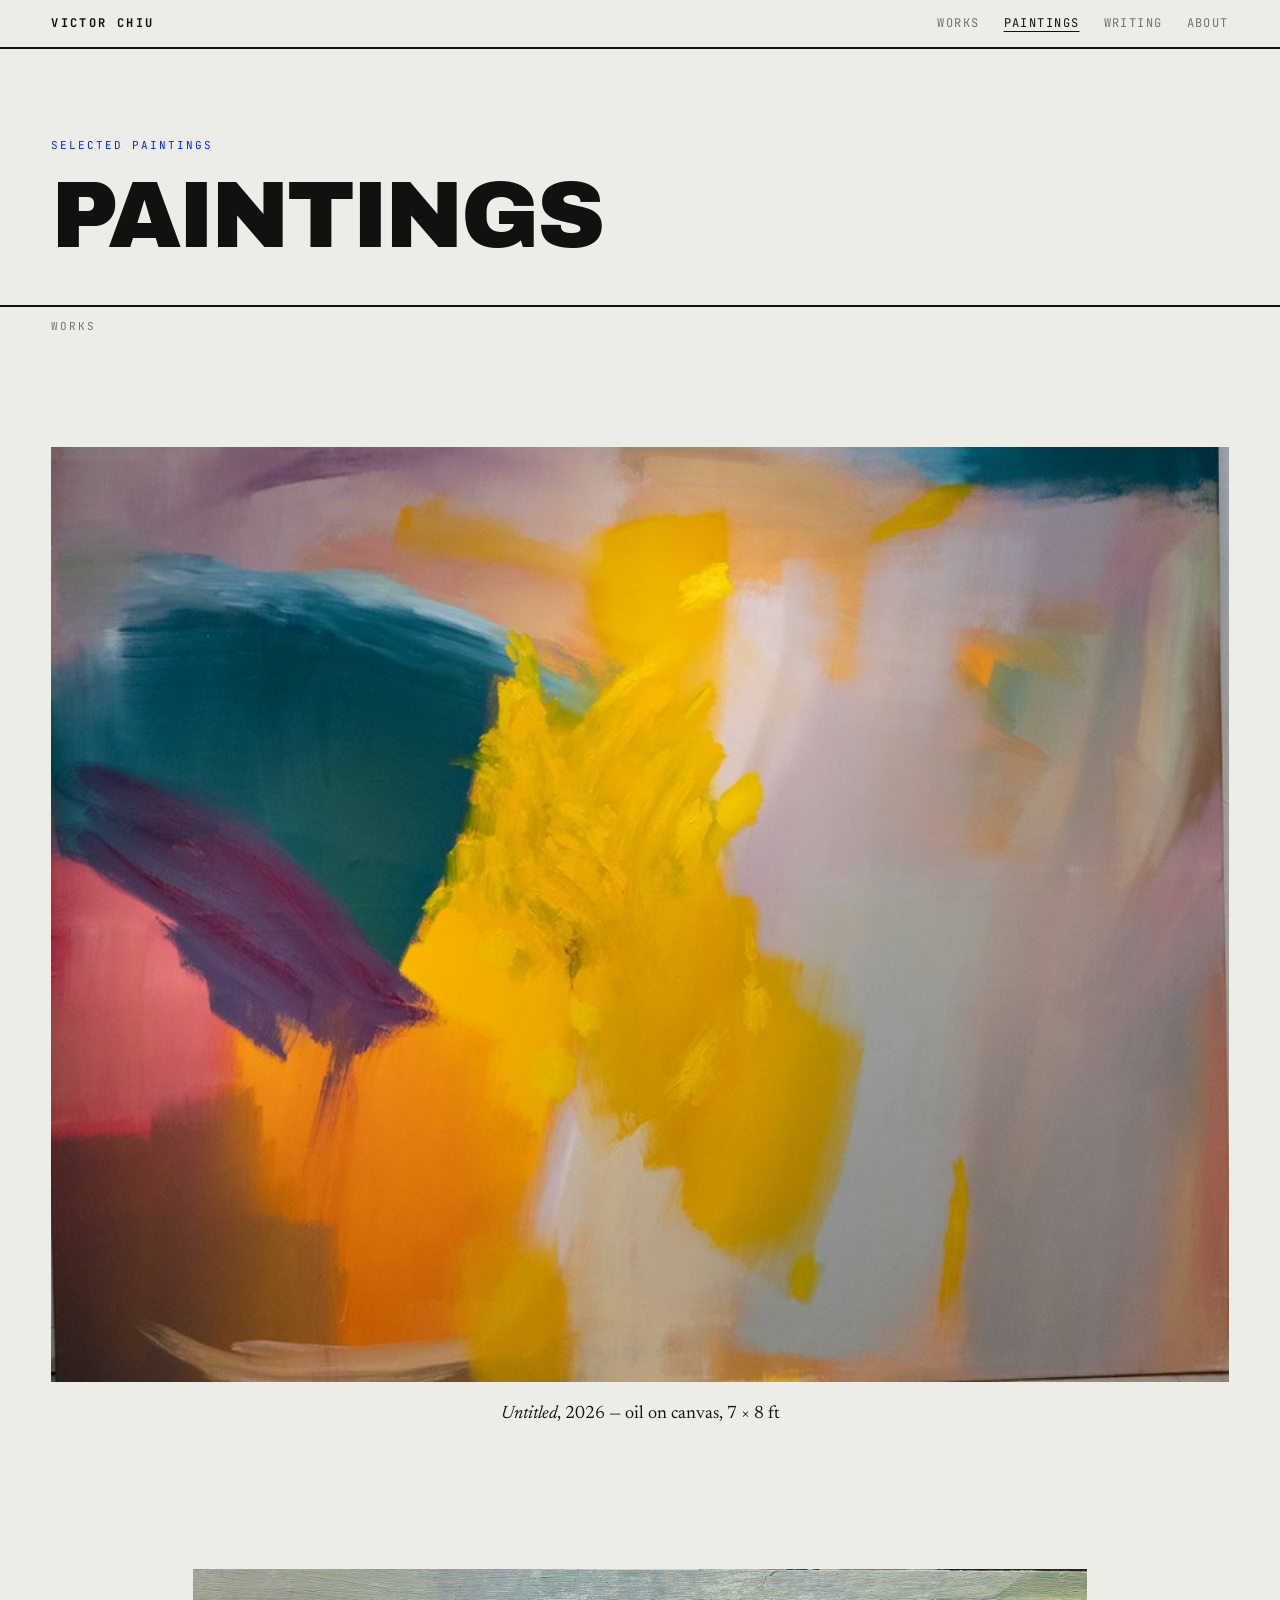
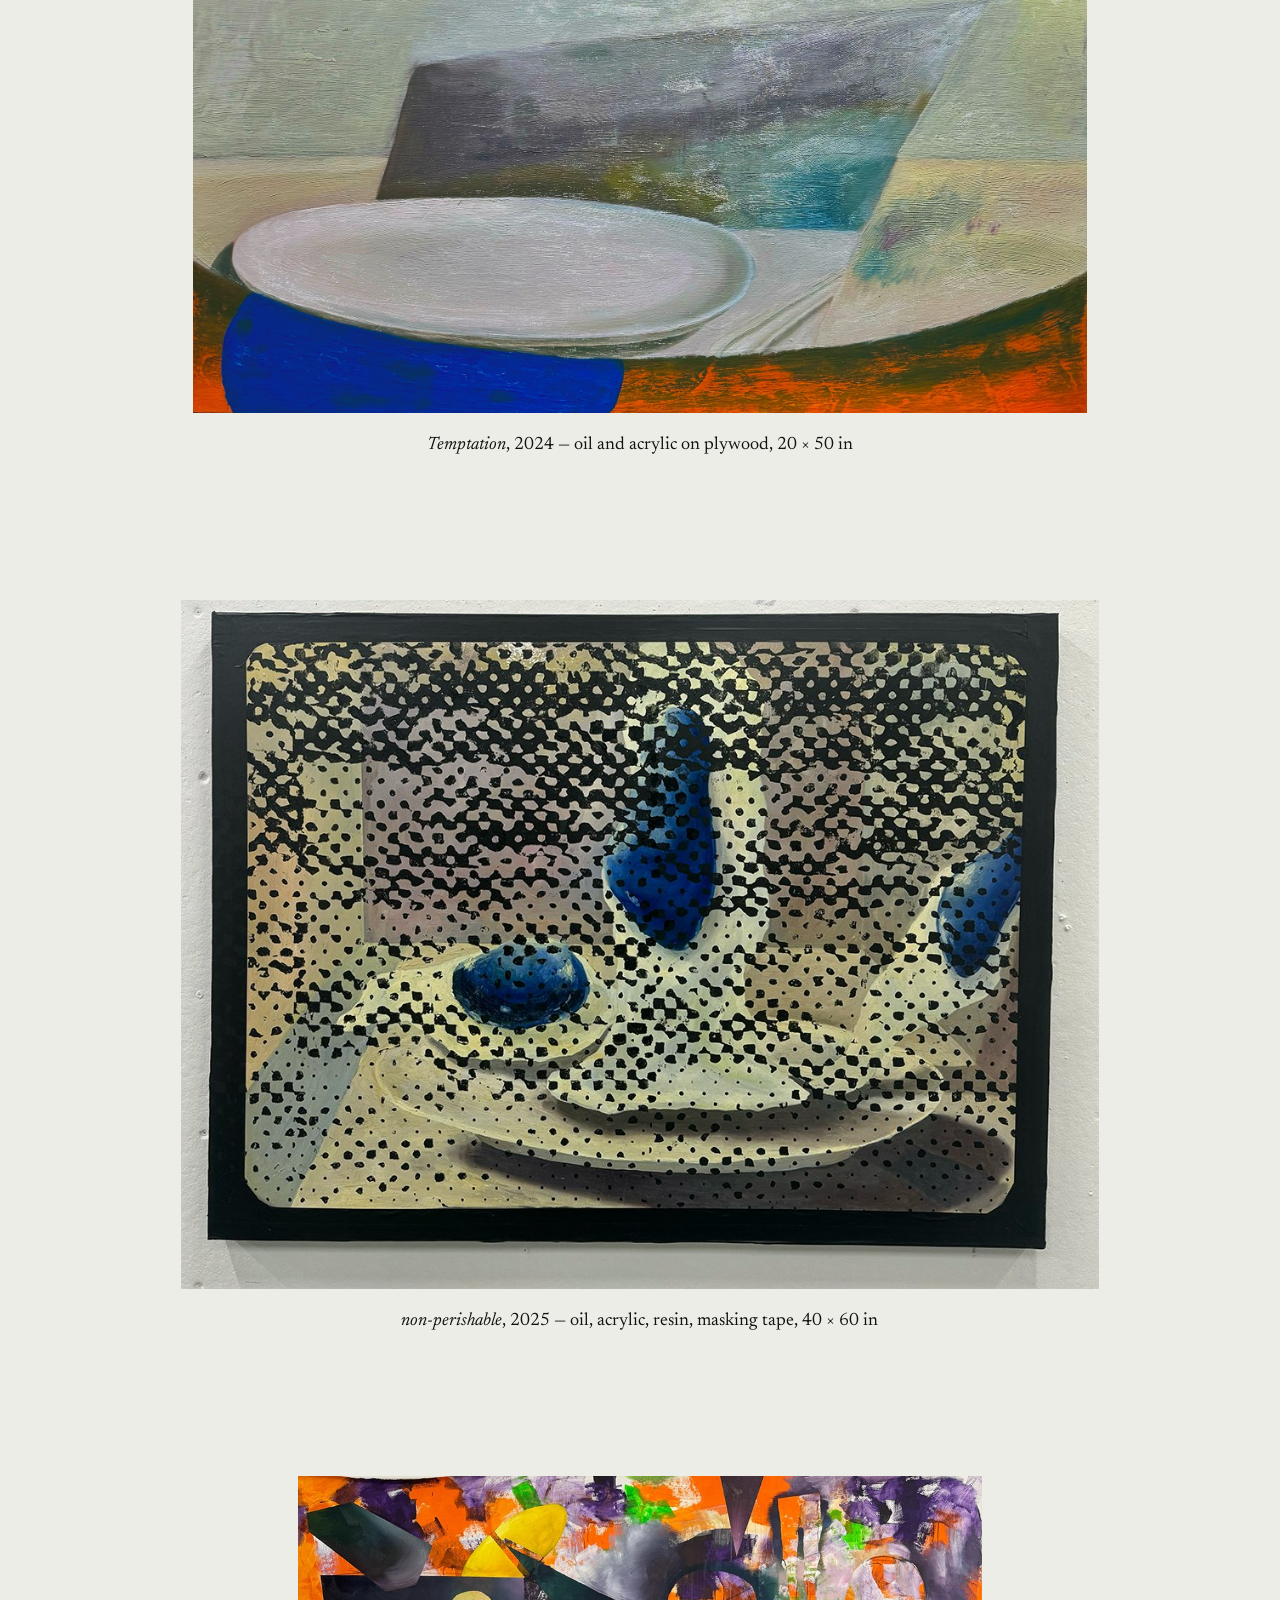
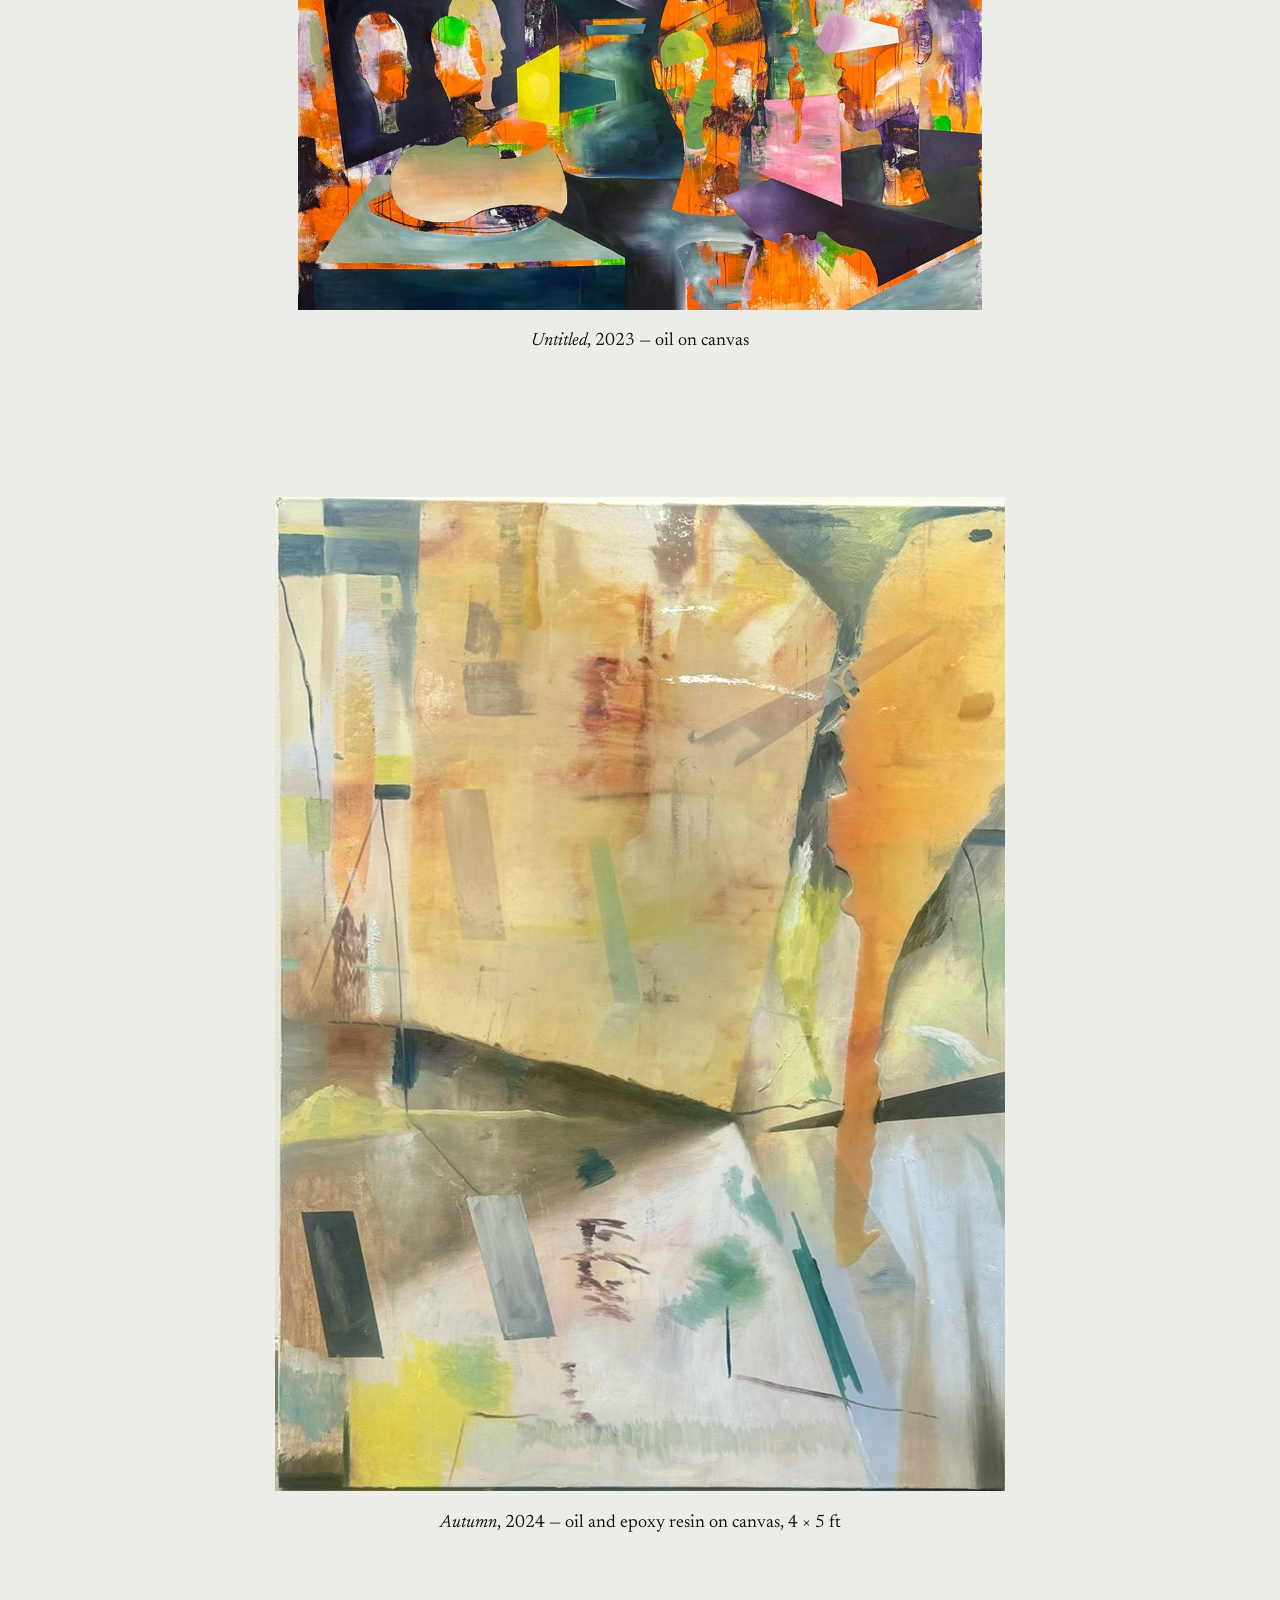
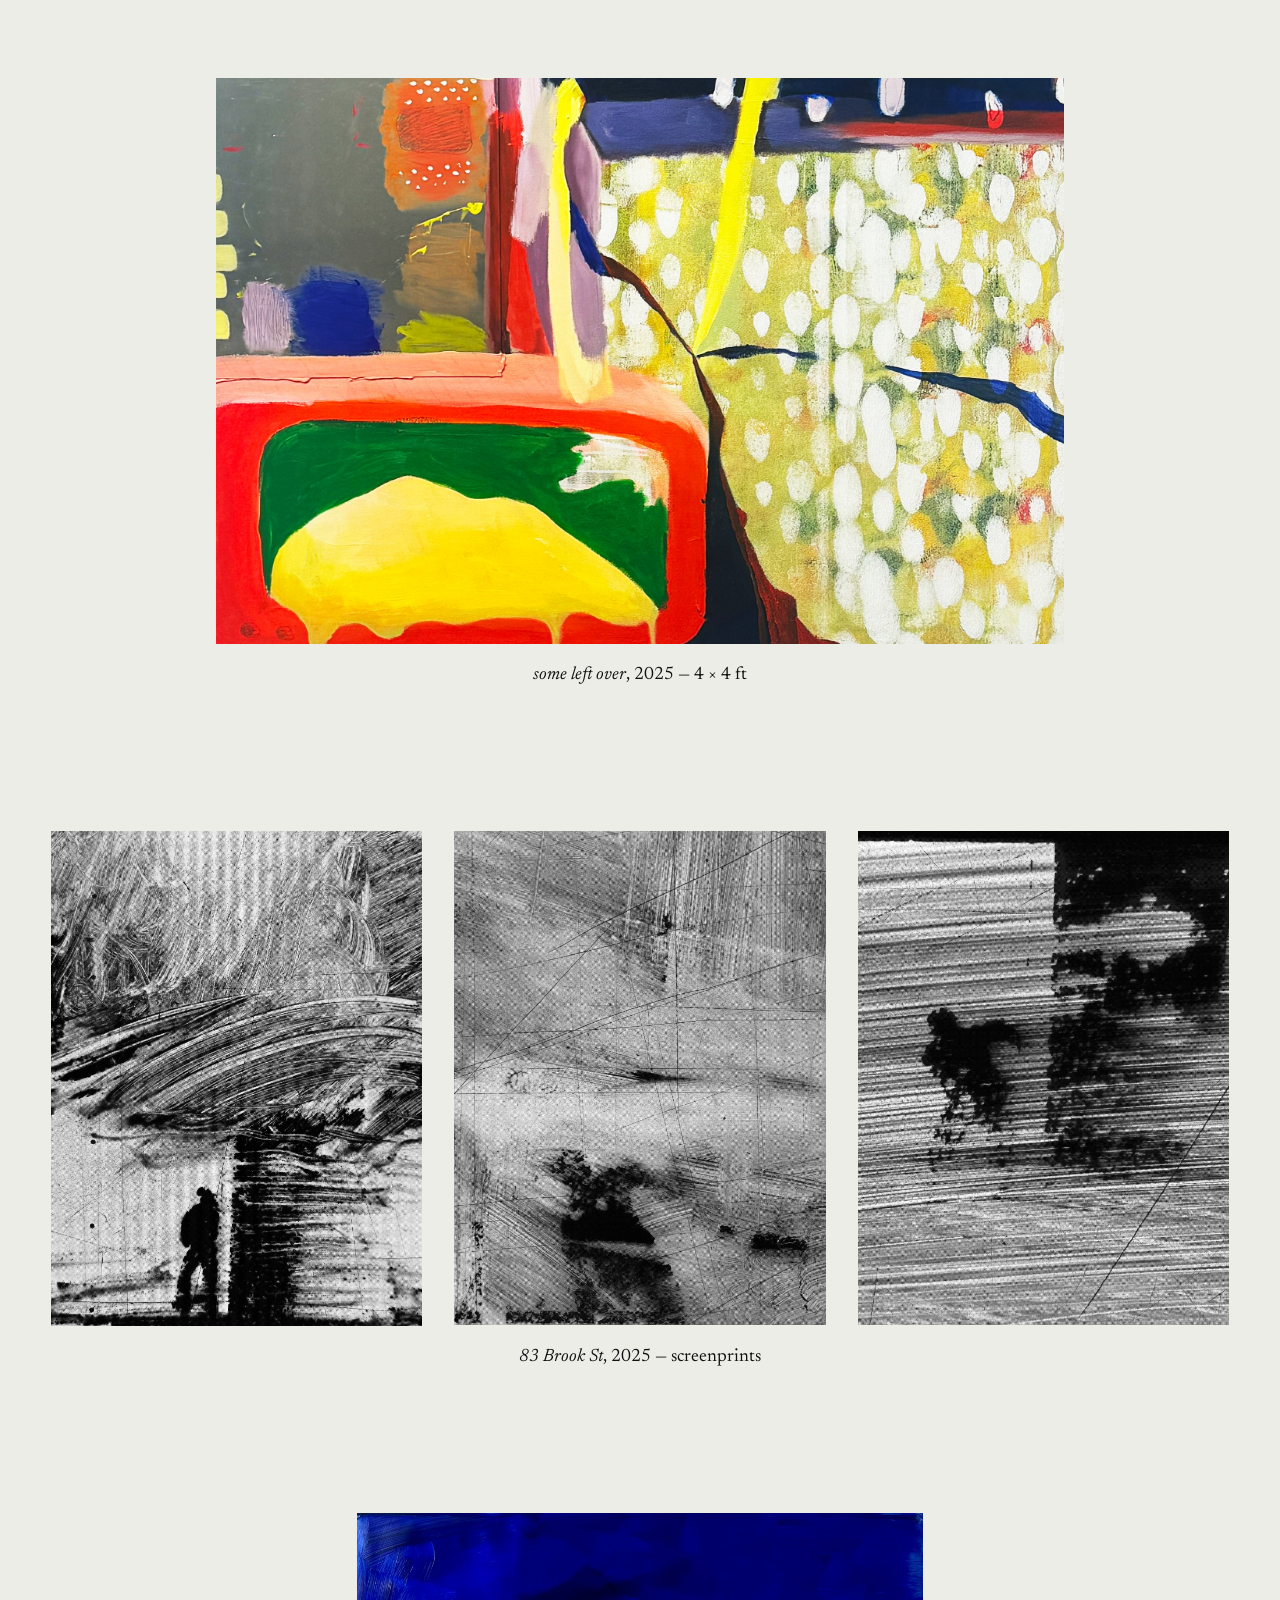
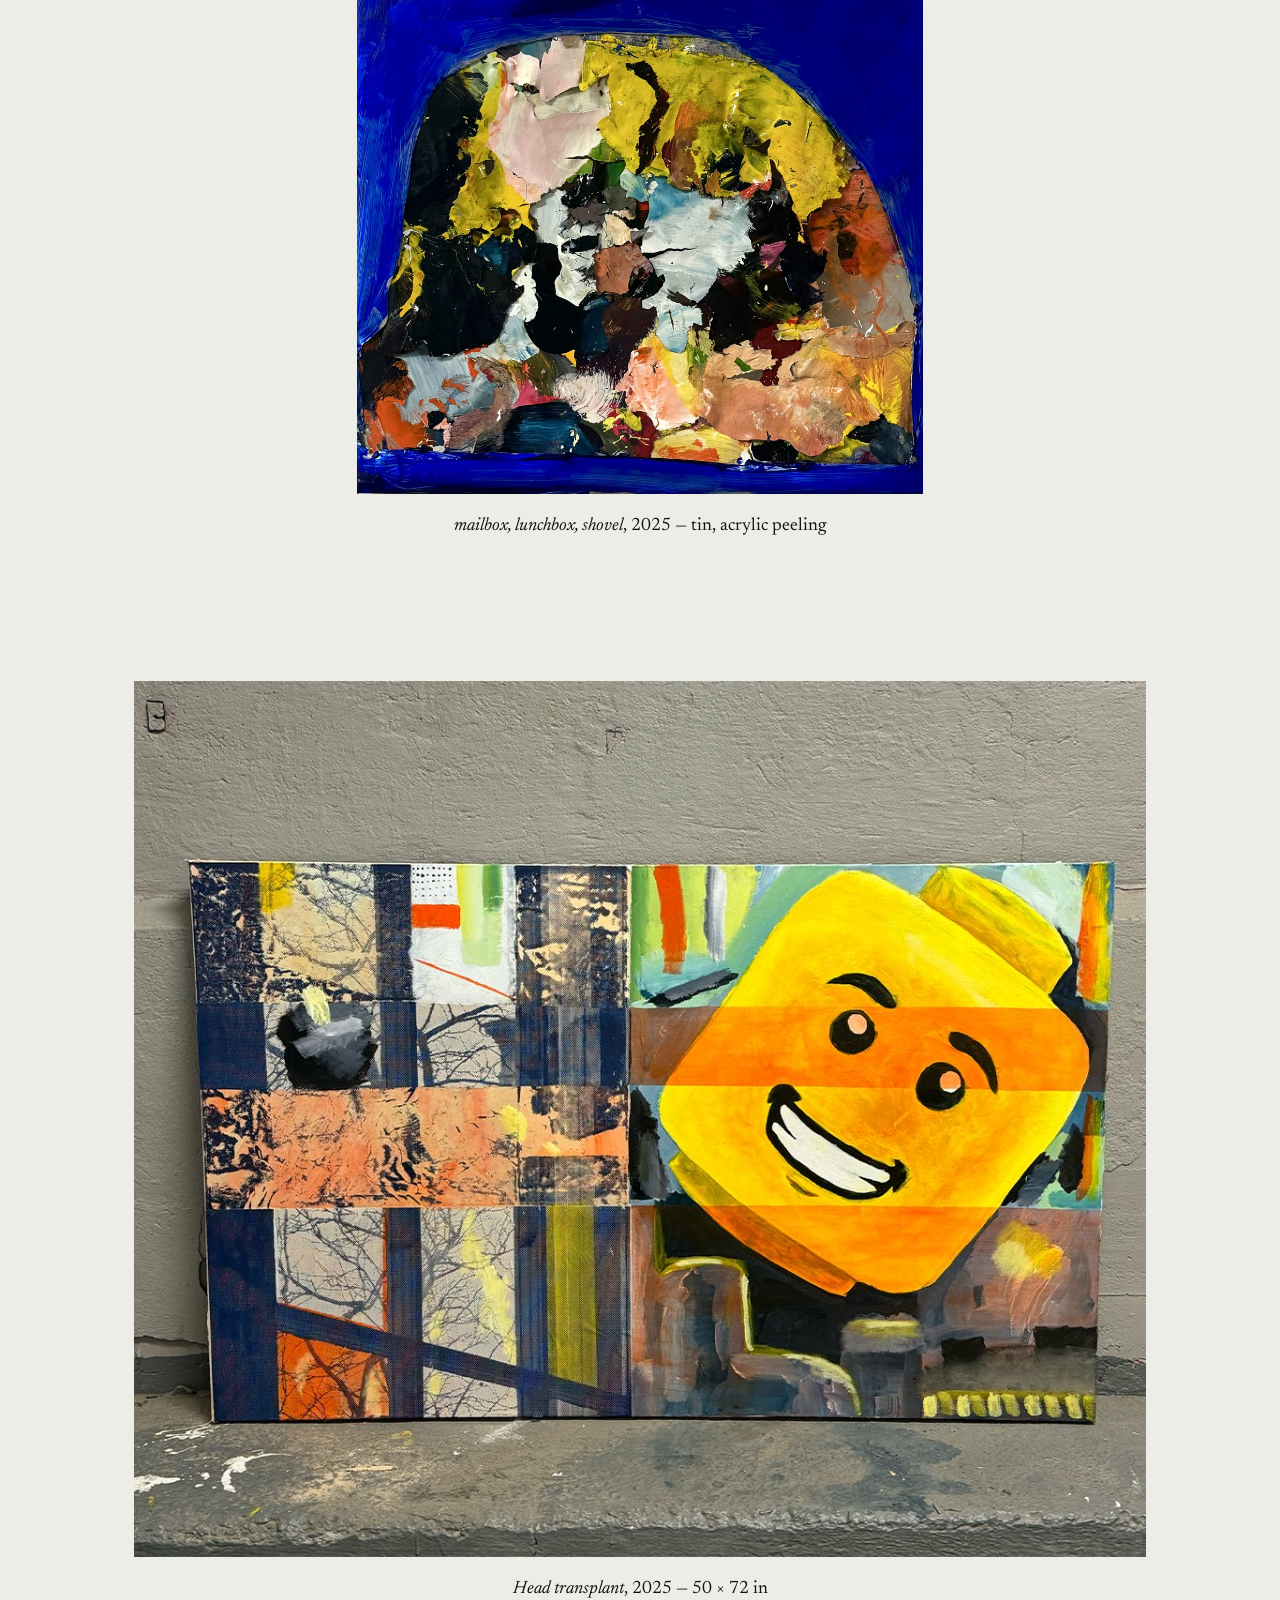
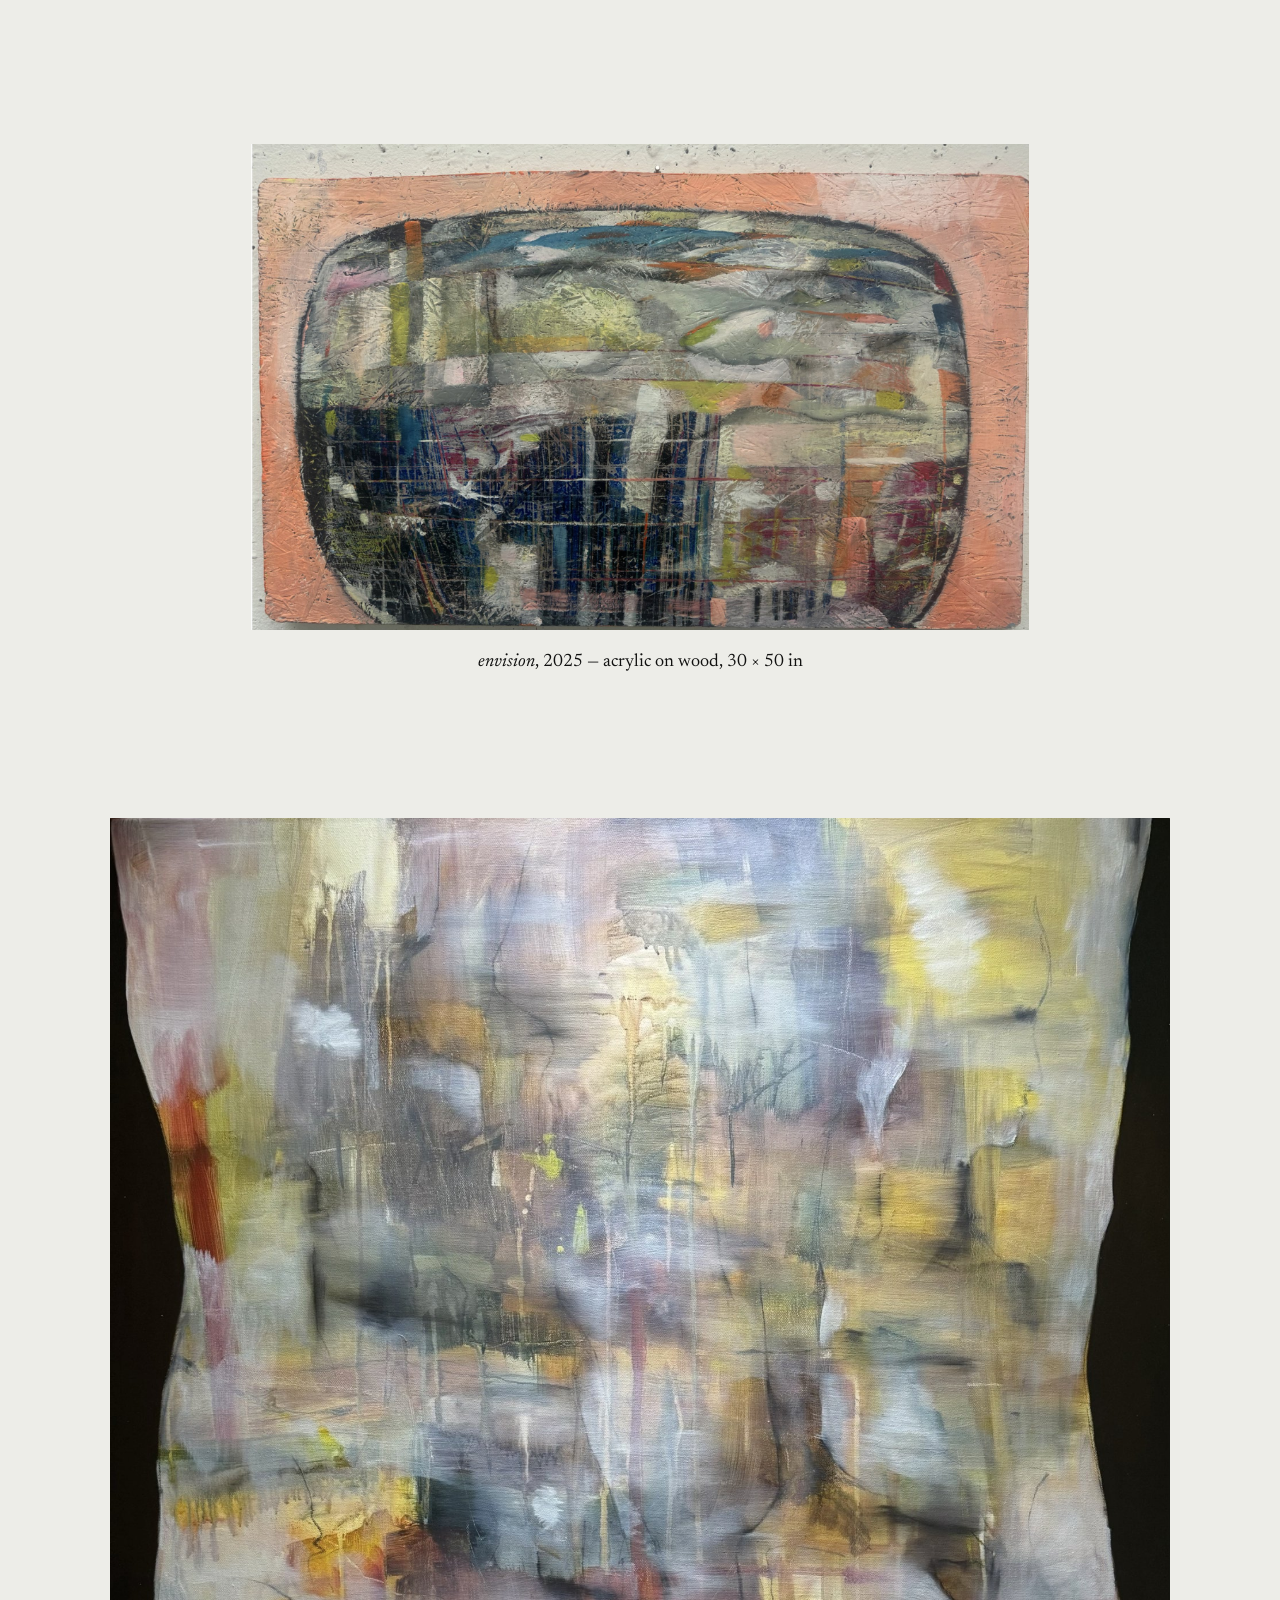
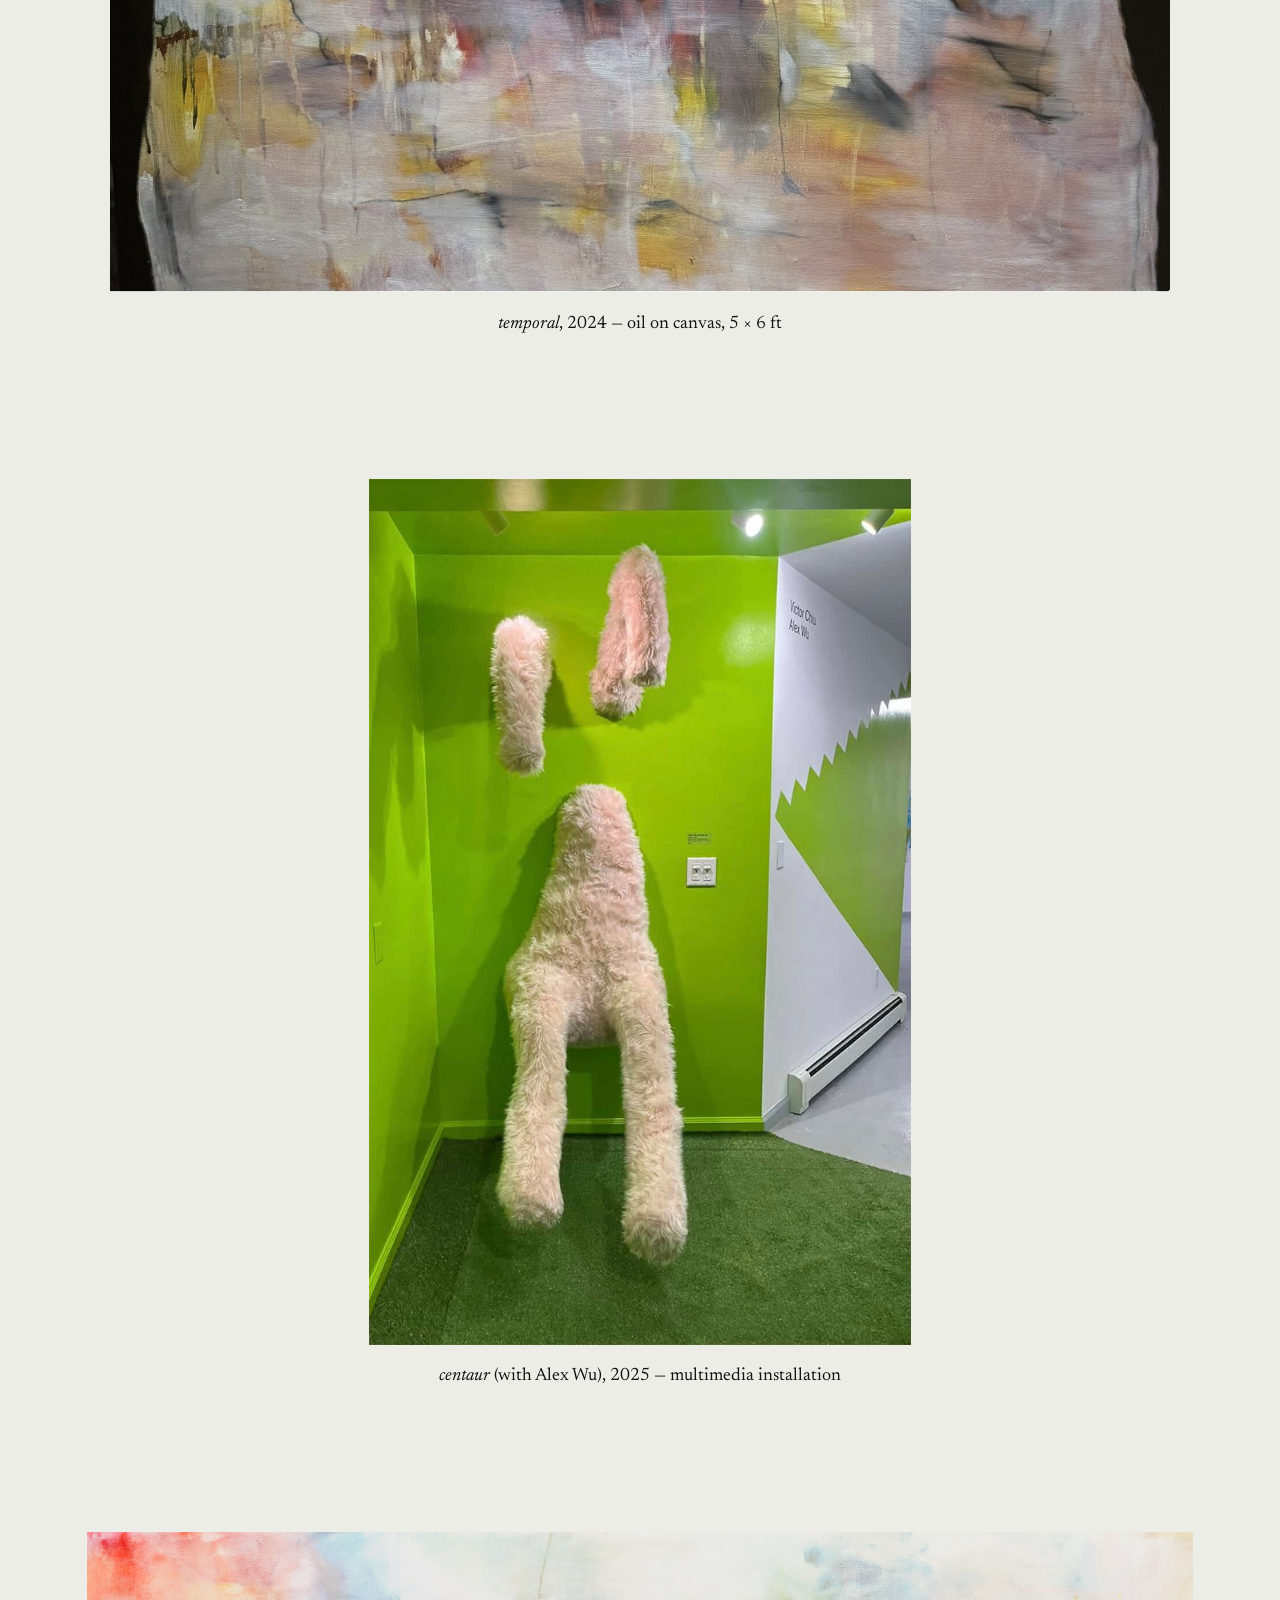
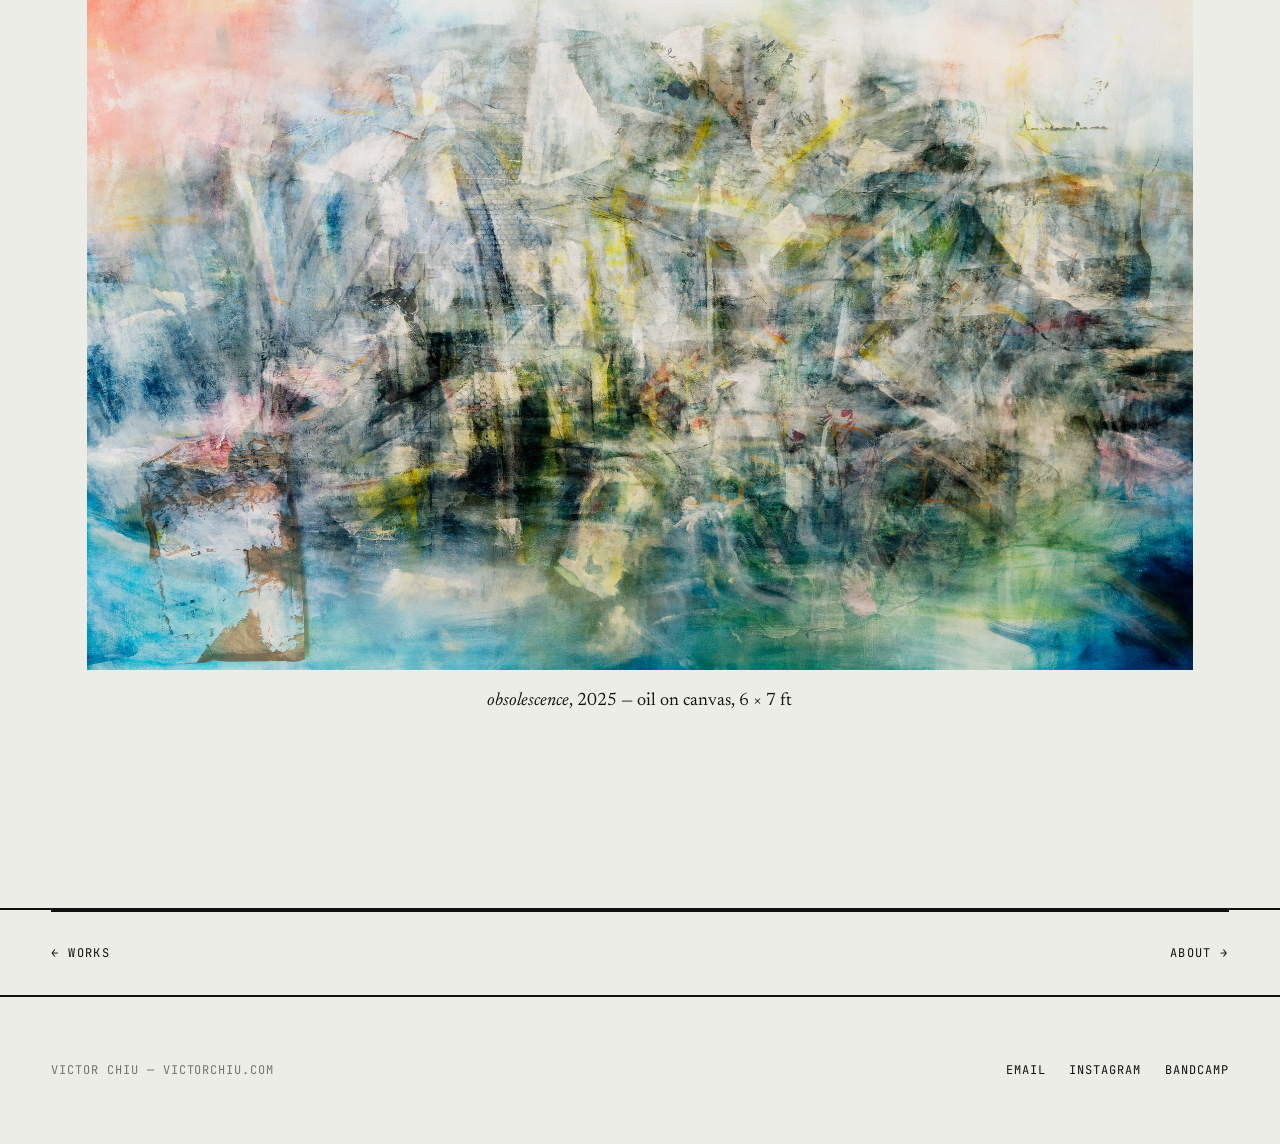
<file: paintings.html>
<!DOCTYPE html>
<html lang="en">
<head>
<meta charset="utf-8">
<meta name="viewport" content="width=device-width, initial-scale=1">
<title>Paintings — Victor Chiu</title>
<meta name="description" content="Selected paintings by Victor Chiu.">

<meta property="og:title" content="Paintings — Victor Chiu">
<meta property="og:description" content="Selected paintings.">
<meta property="og:url" content="https://www.victorchiu.com/paintings.html">
<meta property="og:image" content="https://www.victorchiu.com/images/painting-01.jpg">
<meta property="og:type" content="website">

<link rel="icon" type="image/png" href="favicon.png">
<link rel="apple-touch-icon" href="apple-touch-icon.png">
<link rel="preconnect" href="https://fonts.googleapis.com">
<link rel="preconnect" href="https://fonts.gstatic.com" crossorigin>
<link href="https://fonts.googleapis.com/css2?family=Archivo+Black&family=JetBrains+Mono:wght@400;700&family=Newsreader:ital,opsz,wght@0,6..72,400;0,6..72,500;0,6..72,600;1,6..72,400&display=swap" rel="stylesheet">
<link rel="stylesheet" href="style.css">
</head>
<body>

<header class="masthead">
  <div class="wrap">
    <a class="masthead-name" href="index.html">Victor Chiu</a>
    <nav class="nav" aria-label="Main">
      <a href="index.html">Works</a>
      <a href="paintings.html" aria-current="page">Paintings</a>
      <a href="writing.html">Writing</a>
      <a href="about.html">About</a>
    </nav>
  </div>
</header>

<main>
  <div class="wrap">
    <div class="article-head">
      <p class="eyebrow">Selected paintings</p>
      <h1 class="article-title">Paintings</h1>
    </div>

  </div>

  <section class="band">
    <div class="wrap">
      <div class="band-label">
        <span>Works</span>
        <span></span>
      </div>

      <div class="gallery">

        <figure class="work" style="--w: 100%">
          <img src="images/painting-01.jpg" alt="Large abstract painting: fields of pink, orange and pale grey with a mass of cadmium yellow at centre and a deep teal sweep across the upper left.">
          <figcaption><em>Untitled</em>, 2026 &mdash; oil on canvas, 7 &times; 8 ft</figcaption>
        </figure>

        <figure class="work" style="--w: 76%">
          <img src="images/painting-02.jpg" loading="lazy" decoding="async" alt="Wide still life: a pale oval plate resting on a cobalt blue form against soft green-grey ground, a dark trapezoid behind, hot orange breaking through below.">
          <figcaption><em>Temptation</em>, 2024 &mdash; oil and acrylic on plywood, 20 &times; 50 in</figcaption>
        </figure>

        <figure class="work" style="--w: 78%">
          <img src="images/painting-03.jpg" loading="lazy" decoding="async" alt="Still life under a field of black halftone dots: three deep blue forms on pale plates, the dot screen dissolving the image toward a black border.">
          <figcaption><em>non-perishable</em>, 2025 &mdash; oil, acrylic, resin, masking tape, 40 &times; 60 in</figcaption>
        </figure>

        <figure class="work" style="--w: 58%">
          <img src="images/painting-04.jpg" loading="lazy" decoding="async" alt="Dense composition of silhouetted heads in profile on orange and violet ground, cut shapes in pink, yellow and green overlapping the figures.">
          <figcaption><em>Untitled</em>, 2023 &mdash; oil on canvas</figcaption>
        </figure>

        <figure class="work" style="--w: 62%">
          <img src="images/painting-05.jpg" loading="lazy" decoding="async" alt="Vertical abstraction in warm yellows and buff, a runnel of orange descending the right side, small bars of slate and green scattered through an open field below.">
          <figcaption><em>Autumn</em>, 2024 &mdash; oil and epoxy resin on canvas, 4 &times; 5 ft</figcaption>
        </figure>

        <figure class="work" style="--w: 72%">
          <img src="images/painting-06.jpg" loading="lazy" decoding="async" alt="Bold abstraction: a red-orange frame holding green and dripping yellow at lower left, a mustard field of white thumbprint dots at right, ochre and plum patches above.">
          <figcaption><em>some left over</em>, 2025 &mdash; 4 &times; 4 ft</figcaption>
        </figure>

        <figure class="work" style="--w: 100%">
          <div class="work-row">
          <img src="images/painting-07.jpg" loading="lazy" decoding="async" alt="Black and white screenprint: a small silhouetted figure standing at the base of an enormous arc of swirled strokes filling the sheet above.">
          <img src="images/painting-08.jpg" loading="lazy" decoding="async" alt="Black and white screenprint: fields of scraped texture crossed by long straight scored lines, dark blooms gathering toward the lower centre.">
          <img src="images/painting-09.jpg" loading="lazy" decoding="async" alt="Black and white screenprint: horizontal streaks running the width of the sheet, dark clustered forms dissolving into the banding.">
          </div>
          <figcaption><em>83 Brook St</em>, 2025 &mdash; screenprints</figcaption>
        </figure>

        <figure class="work" style="--w: 48%">
          <img src="images/painting-10.jpg" loading="lazy" decoding="async" alt="Work with a deep ultramarine border: an arched mass of thick torn paint skins in yellow, black, pink, sky blue and flesh tones, layered and cracking.">
          <figcaption><em>mailbox, lunchbox, shovel</em>, 2025 &mdash; tin, acrylic peeling</figcaption>
        </figure>

        <figure class="work" style="--w: 86%">
          <img src="images/painting-11.jpg" loading="lazy" decoding="async" alt="A grinning yellow toy head tilted across the right half, interleaved in horizontal bands with a collaged grid of branches, orange and blue at left.">
          <figcaption><em>Head transplant</em>, 2025 &mdash; 50 &times; 72 in</figcaption>
        </figure>

        <figure class="work" style="--w: 66%">
          <img src="images/painting-12.jpg" loading="lazy" decoding="async" alt="Wide panel: a rounded frame drawn in black holding a grey-green field over a dense blue gridded thicket, on a salmon pink ground.">
          <figcaption><em>envision</em>, 2025 &mdash; acrylic on wood, 30 &times; 50 in</figcaption>
        </figure>

        <figure class="work" style="--w: 90%">
          <img src="images/painting-13.jpg" loading="lazy" decoding="async" alt="Near-square abstraction in pale pink, yellow and grey, thin washes and drips pooling over a soft under-structure.">
          <figcaption><em>temporal</em>, 2024 &mdash; oil on canvas, 5 &times; 6 ft</figcaption>
        </figure>

        <figure class="work" style="--w: 46%">
          <img src="images/painting-14.jpg" loading="lazy" decoding="async" alt="Installation in a corner painted bright green: three pink faux-fur forms mounted on the wall above artificial turf, wall text reading Victor Chiu, Alex Wu.">
          <figcaption><em>centaur</em> (with Alex Wu), 2025 &mdash; multimedia installation</figcaption>
        </figure>

        <figure class="work" style="--w: 94%">
          <img src="images/painting-15.jpg" loading="lazy" decoding="async" alt="Wide, misty abstraction: layers of washed blue, green and grey building a landscape-like mass, a blush of red at upper left and deep turquoise pooling below.">
          <figcaption><em>obsolescence</em>, 2025 &mdash; oil on canvas, 6 &times; 7 ft</figcaption>
        </figure>

      </div>
    </div>
  </section>

  <div class="wrap">
    <nav class="pager" aria-label="Navigation">
      <a href="index.html">&larr; Works</a>
      <a href="about.html">About &rarr;</a>
    </nav>
  </div>
</main>

<footer class="footer">
  <div class="wrap">
    <span>Victor Chiu &mdash; victorchiu.com</span>
    <div class="footer-links">
      <a href="mailto:vchiu004@gmail.com">Email</a>
      <a href="https://instagram.com/victor_ch1u" rel="noopener">Instagram</a>
      <a href="https://ednz.bandcamp.com" rel="noopener">Bandcamp</a>
    </div>
  </div>
</footer>

</body>
</html>
</file>
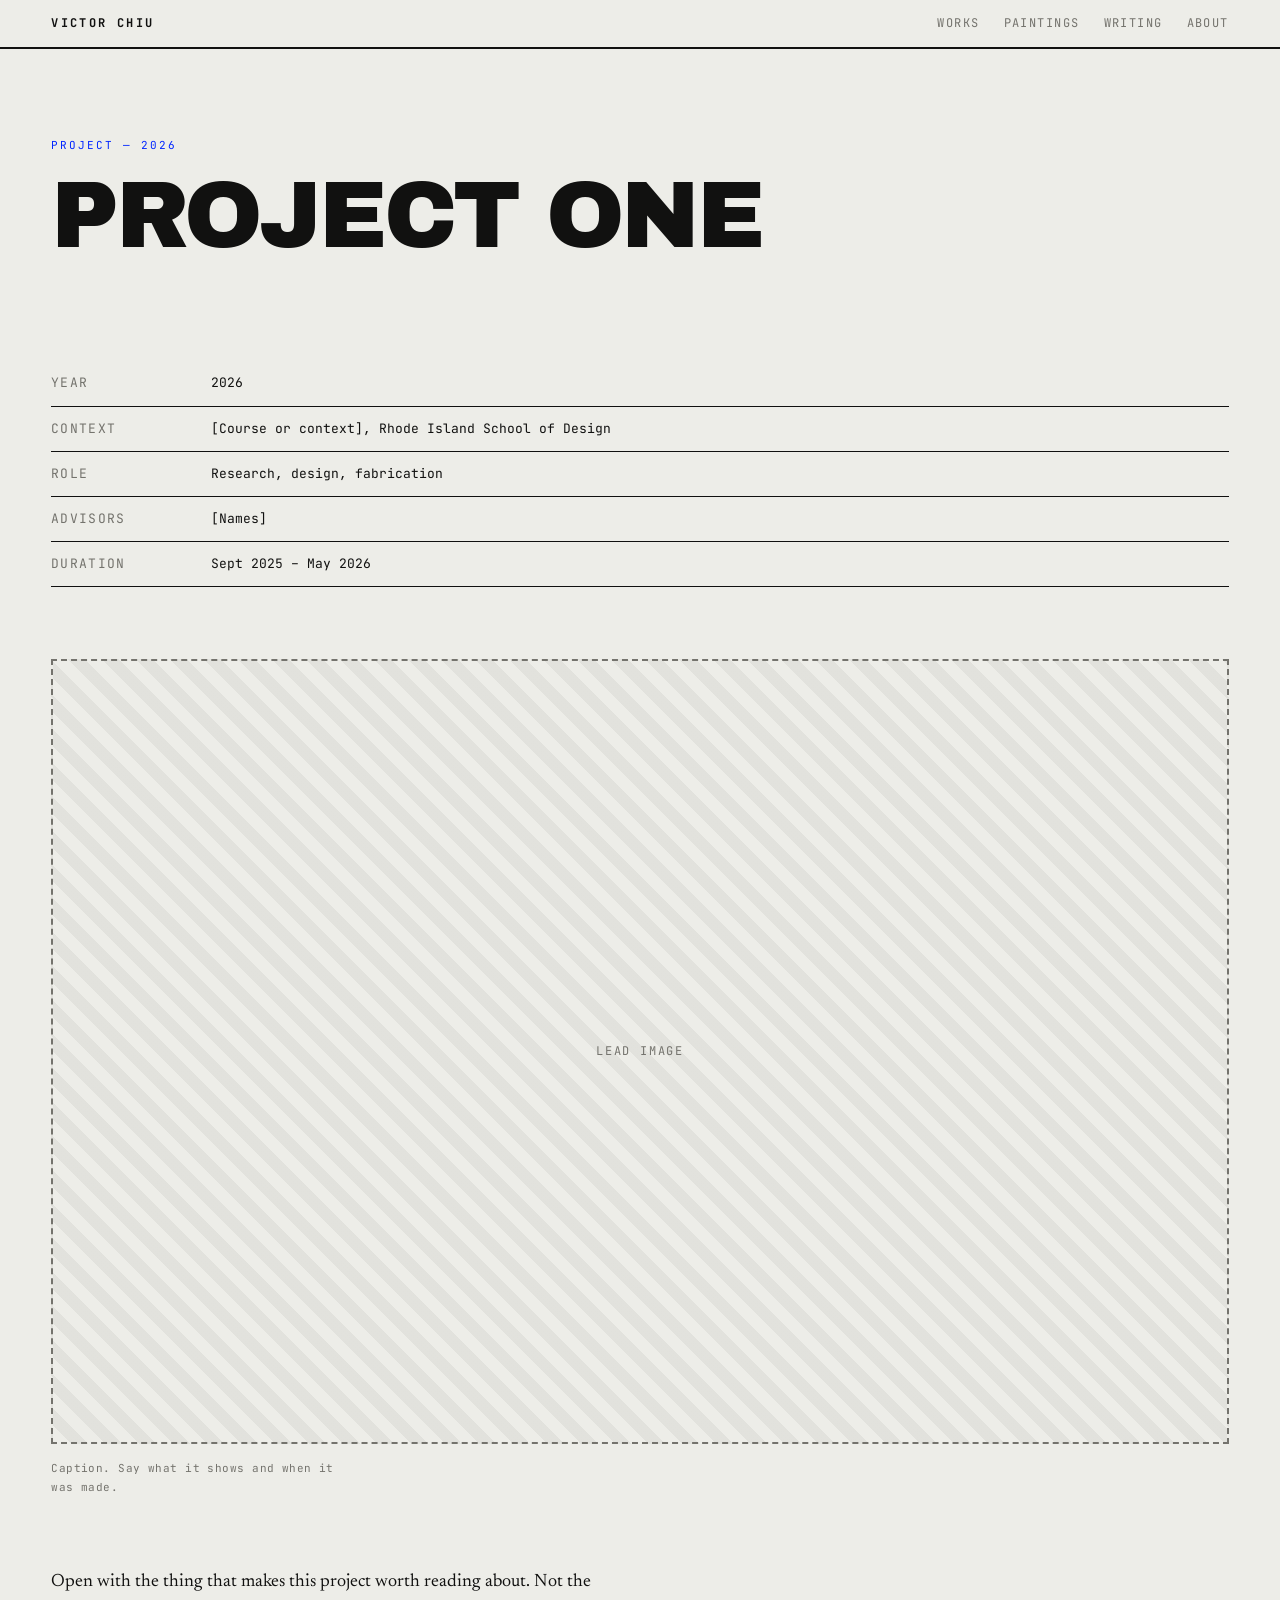
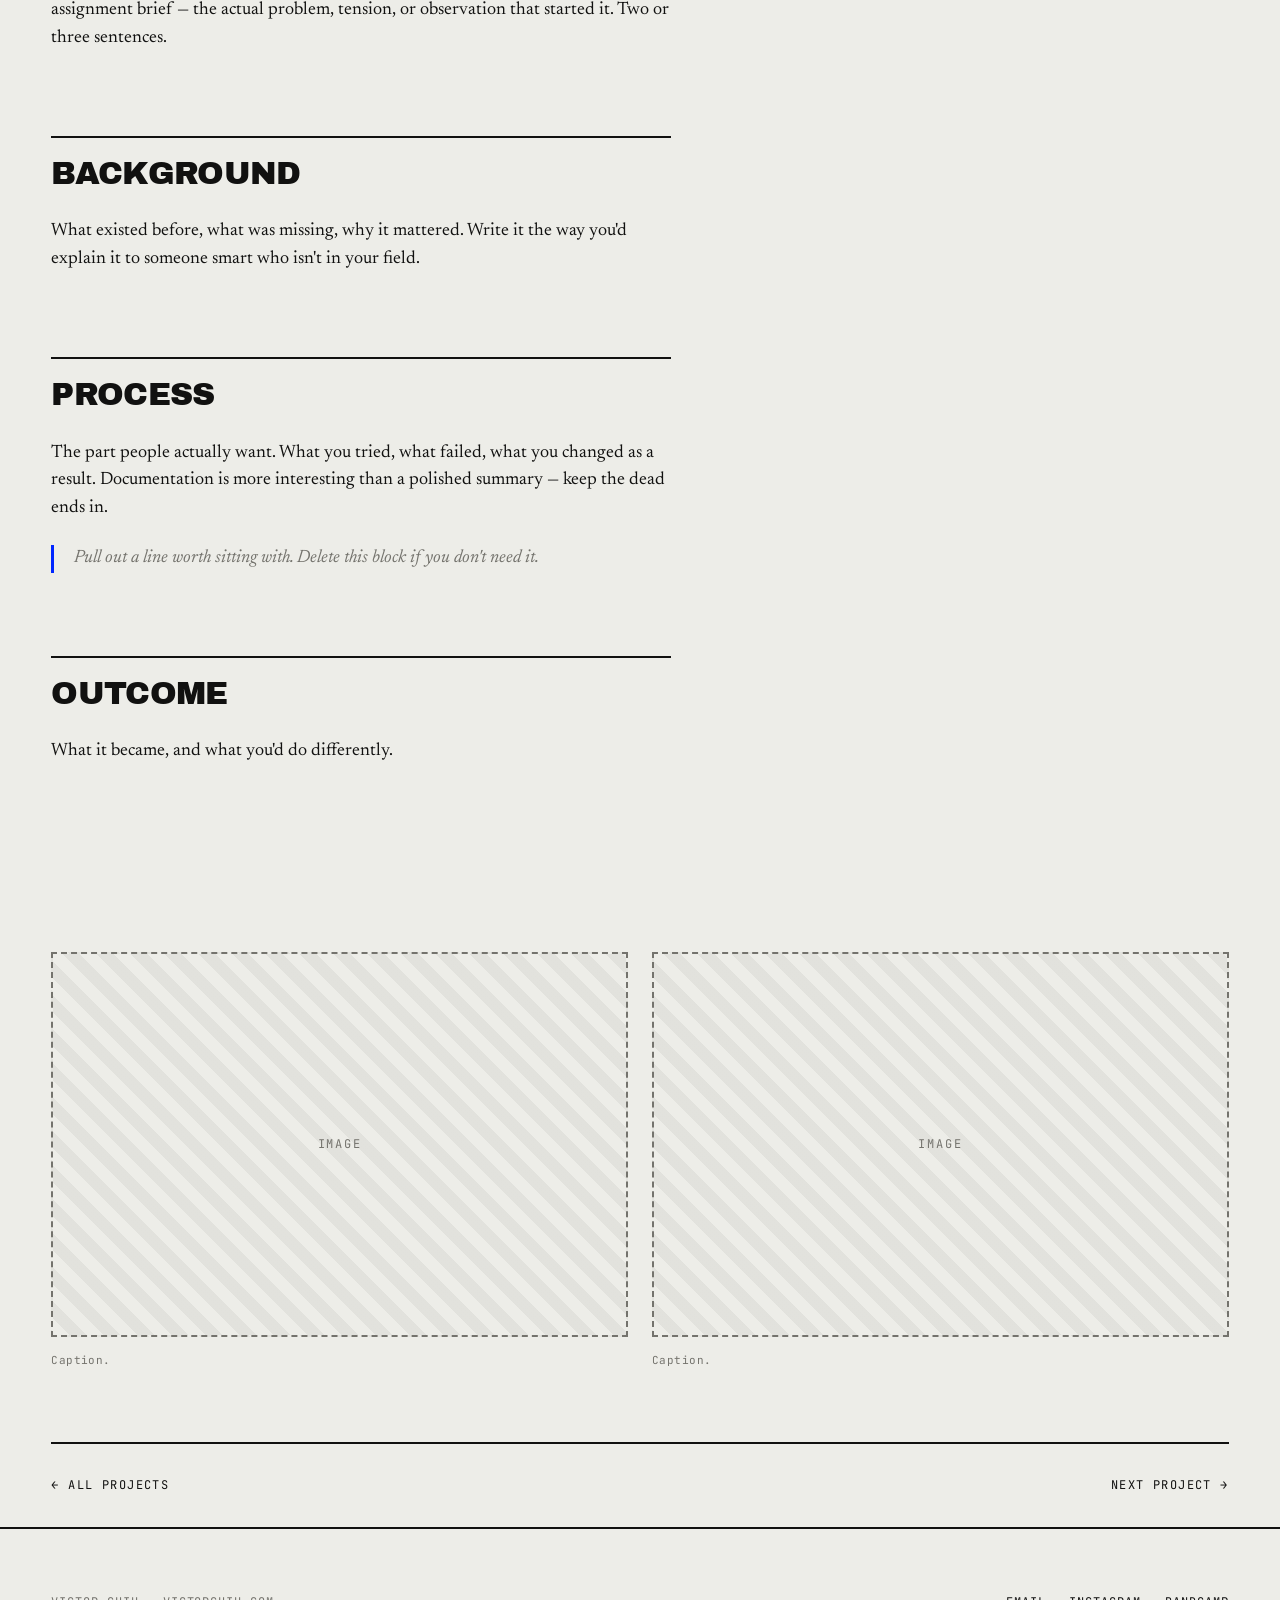
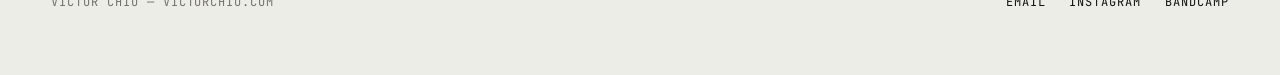
<file: project.html>
<!DOCTYPE html>
<html lang="en">
<head>
<meta charset="utf-8">
<meta name="viewport" content="width=device-width, initial-scale=1">
<title>Project One — Victor Chiu</title>
<meta name="description" content="Documentation for Project One.">

<link rel="icon" type="image/png" href="favicon.png">
<link rel="apple-touch-icon" href="apple-touch-icon.png">
<link rel="preconnect" href="https://fonts.googleapis.com">
<link rel="preconnect" href="https://fonts.gstatic.com" crossorigin>
<link href="https://fonts.googleapis.com/css2?family=Archivo+Black&family=JetBrains+Mono:wght@400;700&family=Newsreader:ital,opsz,wght@0,6..72,400;0,6..72,500;0,6..72,600;1,6..72,400&display=swap" rel="stylesheet">
<link rel="stylesheet" href="style.css">
</head>
<body>

<header class="masthead">
  <div class="wrap">
    <a class="masthead-name" href="index.html">Victor Chiu</a>
    <nav class="nav" aria-label="Main">
      <a href="index.html">Works</a>
      <a href="paintings.html">Paintings</a>
      <a href="writing.html">Writing</a>
      <a href="about.html">About</a>
    </nav>
  </div>
</header>

<main>

  <div class="wrap">
    <div class="article-head">
      <p class="eyebrow">Project &mdash; 2026</p>
      <h1 class="article-title">Project One</h1>
    </div>

    <!-- ============ FACT TABLE ============
         Delete rows you don't need, add rows you do.
         Keep it factual — this is the part people scan first. -->
    <table class="facts">
      <tbody>
        <tr><th scope="row">Year</th><td>2026</td></tr>
        <tr><th scope="row">Context</th><td>[Course or context], Rhode Island School of Design</td></tr>
        <tr><th scope="row">Role</th><td>Research, design, fabrication</td></tr>
        <tr><th scope="row">Advisors</th><td>[Names]</td></tr>
        <tr><th scope="row">Duration</th><td>Sept 2025 &ndash; May 2026</td></tr>
      </tbody>
    </table>

    <!-- ============ LEAD IMAGE ============
         Replace the placeholder div with:
         <img src="images/project-one-01.jpg" alt="Describe what's shown">
         Put your image files in a folder called "images". -->
    <figure class="figure">
      <div class="figure-placeholder">Lead image</div>
      <figcaption>Caption. Say what it shows and when it was made.</figcaption>
    </figure>

    <!-- ============ THE WRITING ============ -->
    <div class="prose">

      <p>Open with the thing that makes this project worth reading about. Not
        the assignment brief — the actual problem, tension, or observation that
        started it. Two or three sentences.</p>

      <h2>Background</h2>
      <p>What existed before, what was missing, why it mattered. Write it the
        way you'd explain it to someone smart who isn't in your field.</p>

      <h2>Process</h2>
      <p>The part people actually want. What you tried, what failed, what you
        changed as a result. Documentation is more interesting than a polished
        summary — keep the dead ends in.</p>

      <blockquote>Pull out a line worth sitting with. Delete this block if you
        don't need it.</blockquote>

      <h2>Outcome</h2>
      <p>What it became, and what you'd do differently.</p>

    </div>
  </div>

  <!-- ============ IMAGE GRID ============
       Sits outside the text measure so it can run wide. -->
  <div class="wrap">
    <div class="figure figure-grid">
      <figure style="margin:0">
        <div class="figure-placeholder">Image</div>
        <figcaption>Caption.</figcaption>
      </figure>
      <figure style="margin:0">
        <div class="figure-placeholder">Image</div>
        <figcaption>Caption.</figcaption>
      </figure>
    </div>
  </div>

  <div class="wrap">
    <nav class="pager" aria-label="Project navigation">
      <a href="index.html">&larr; All projects</a>
      <a href="project.html">Next project &rarr;</a>
    </nav>
  </div>

</main>

<footer class="footer">
  <div class="wrap">
    <span>Victor Chiu &mdash; victorchiu.com</span>
    <div class="footer-links">
      <a href="mailto:vchiu004@gmail.com">Email</a>
      <a href="https://instagram.com/victor_ch1u" rel="noopener">Instagram</a>
      <a href="https://ednz.bandcamp.com" rel="noopener">Bandcamp</a>
    </div>
  </div>
</footer>

</body>
</html>
</file>
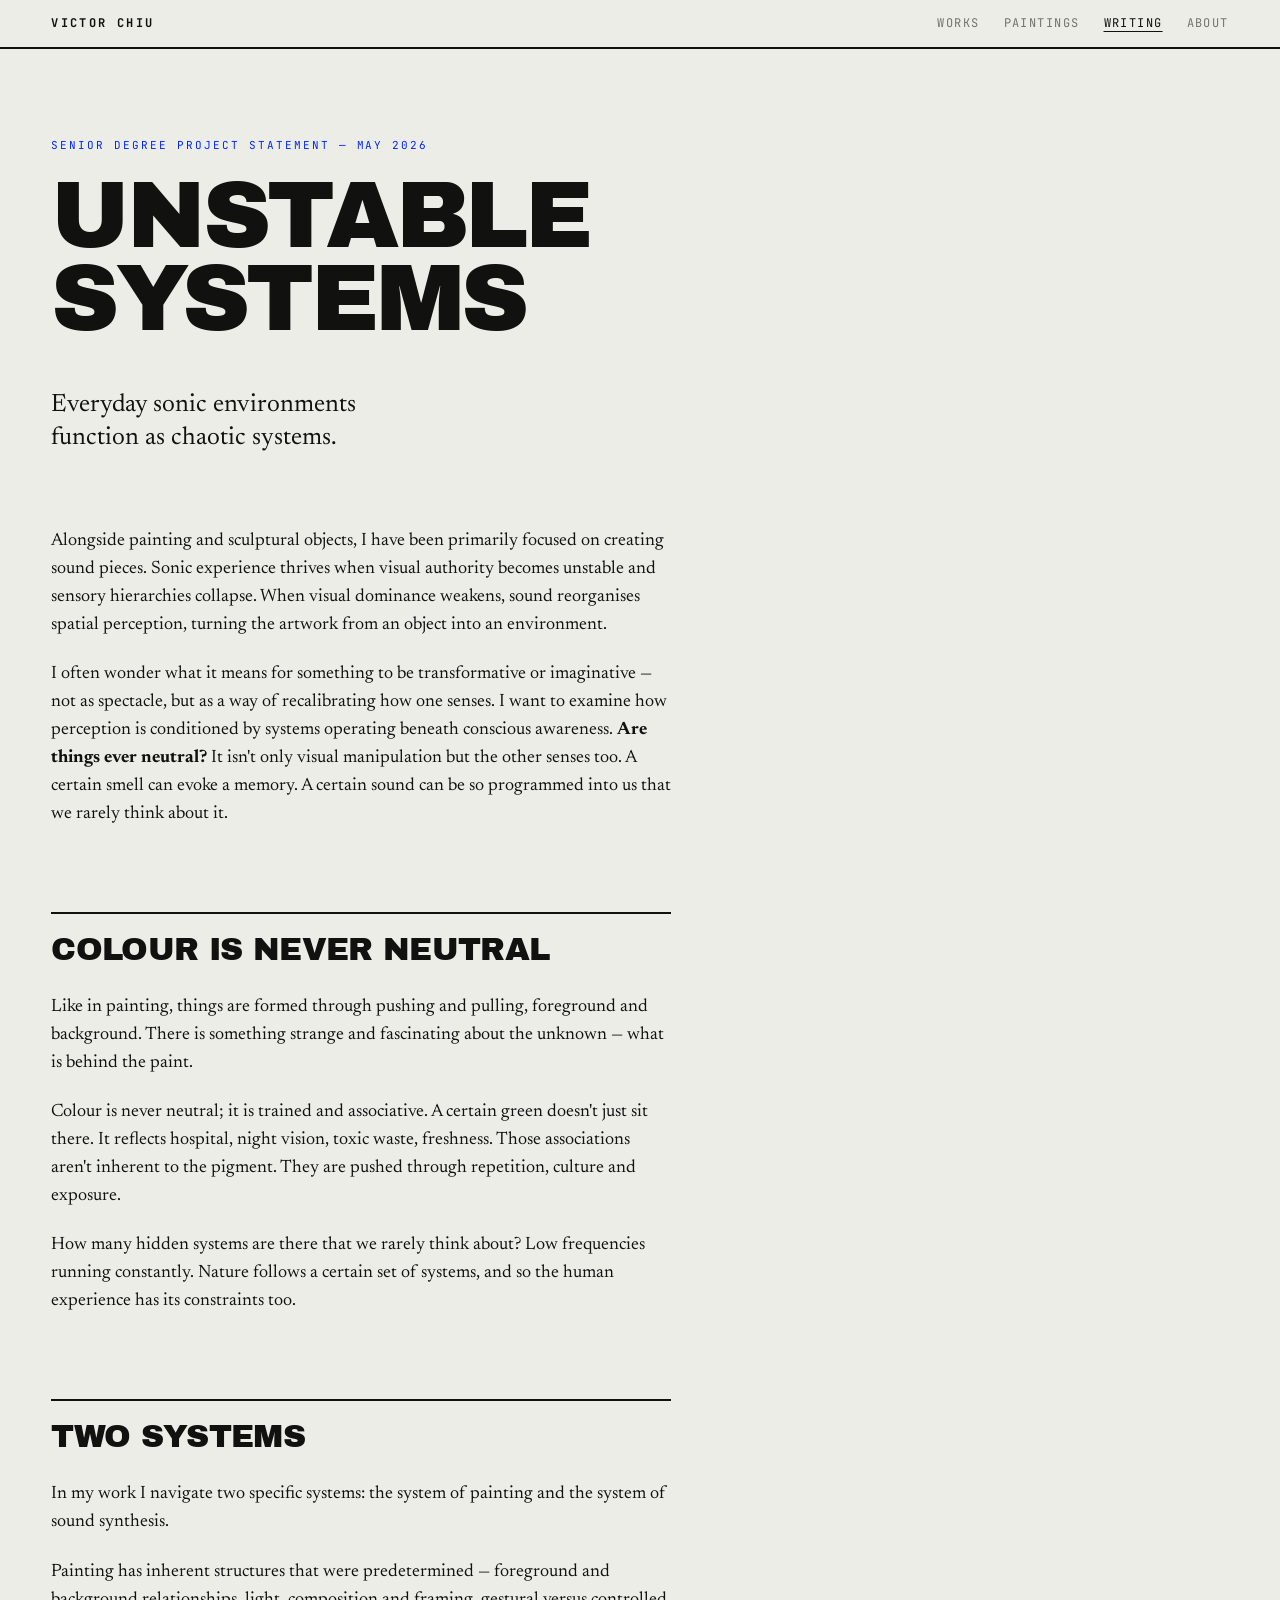
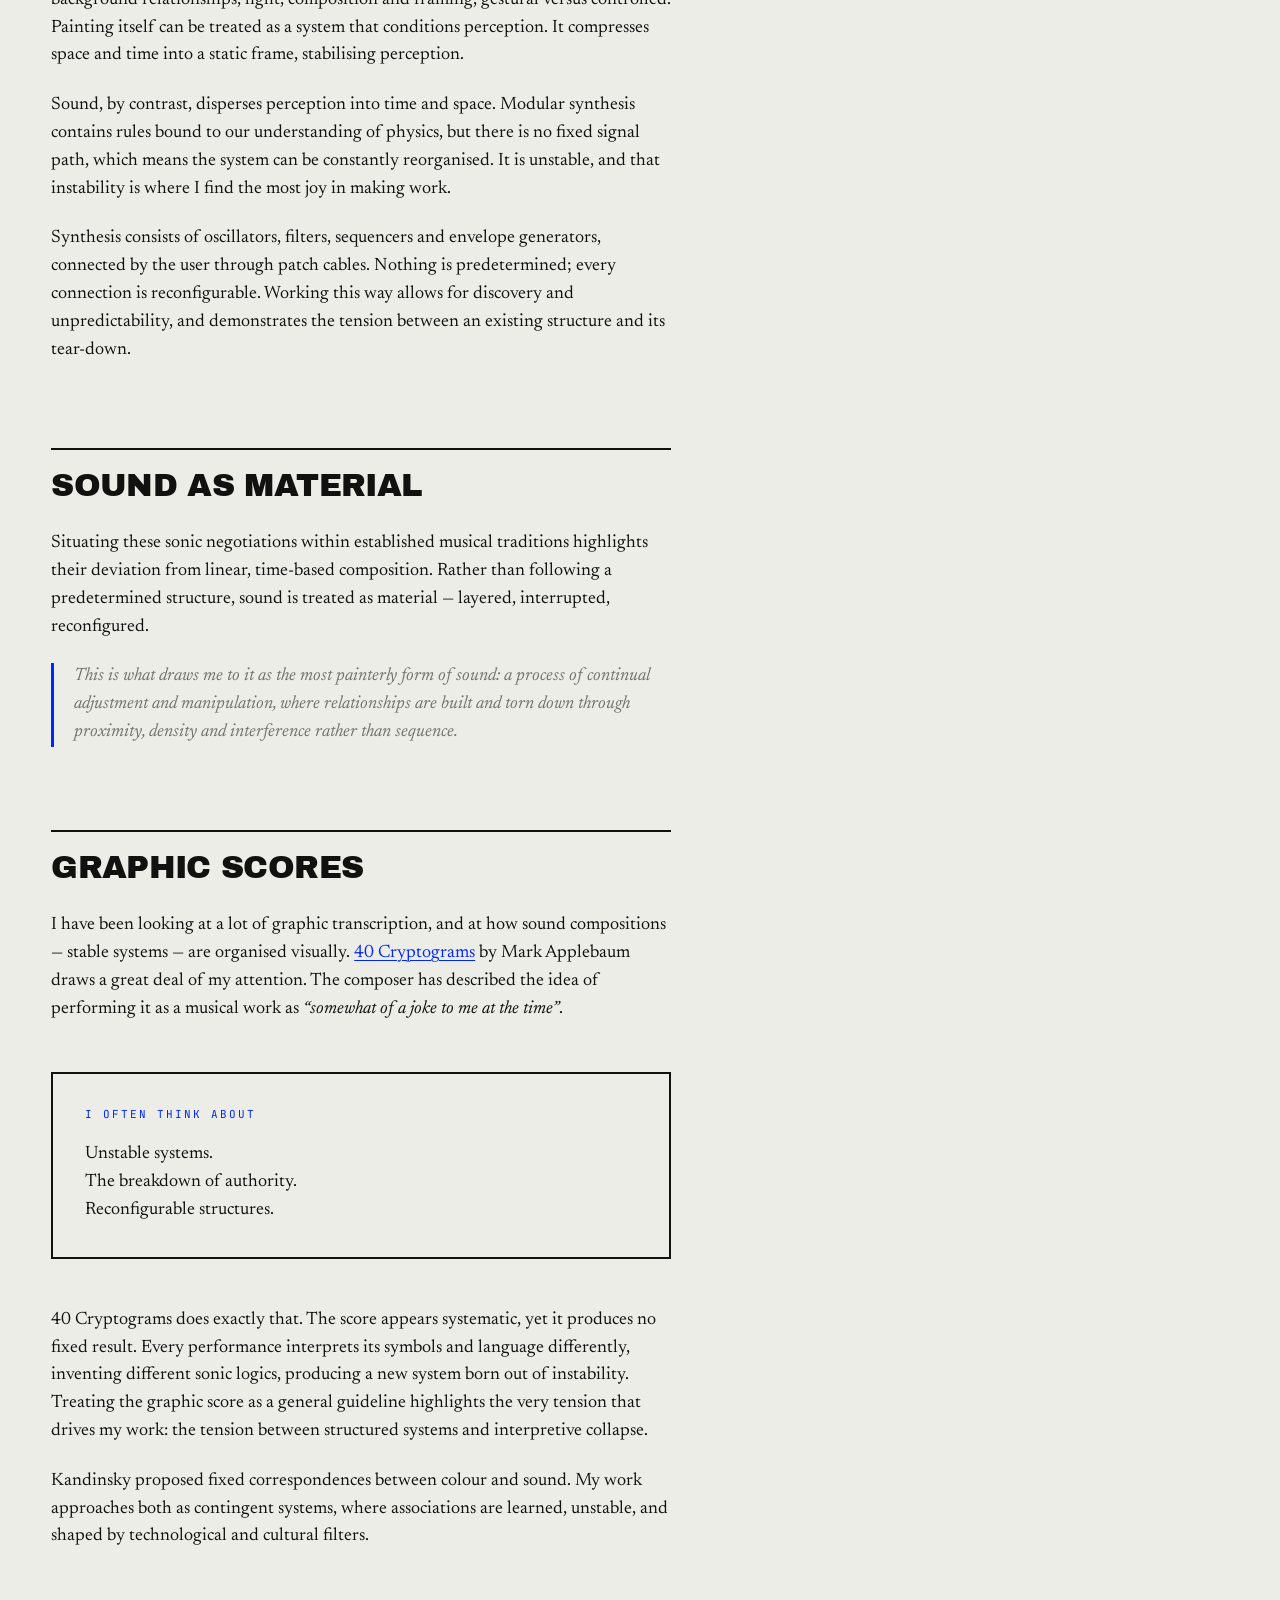
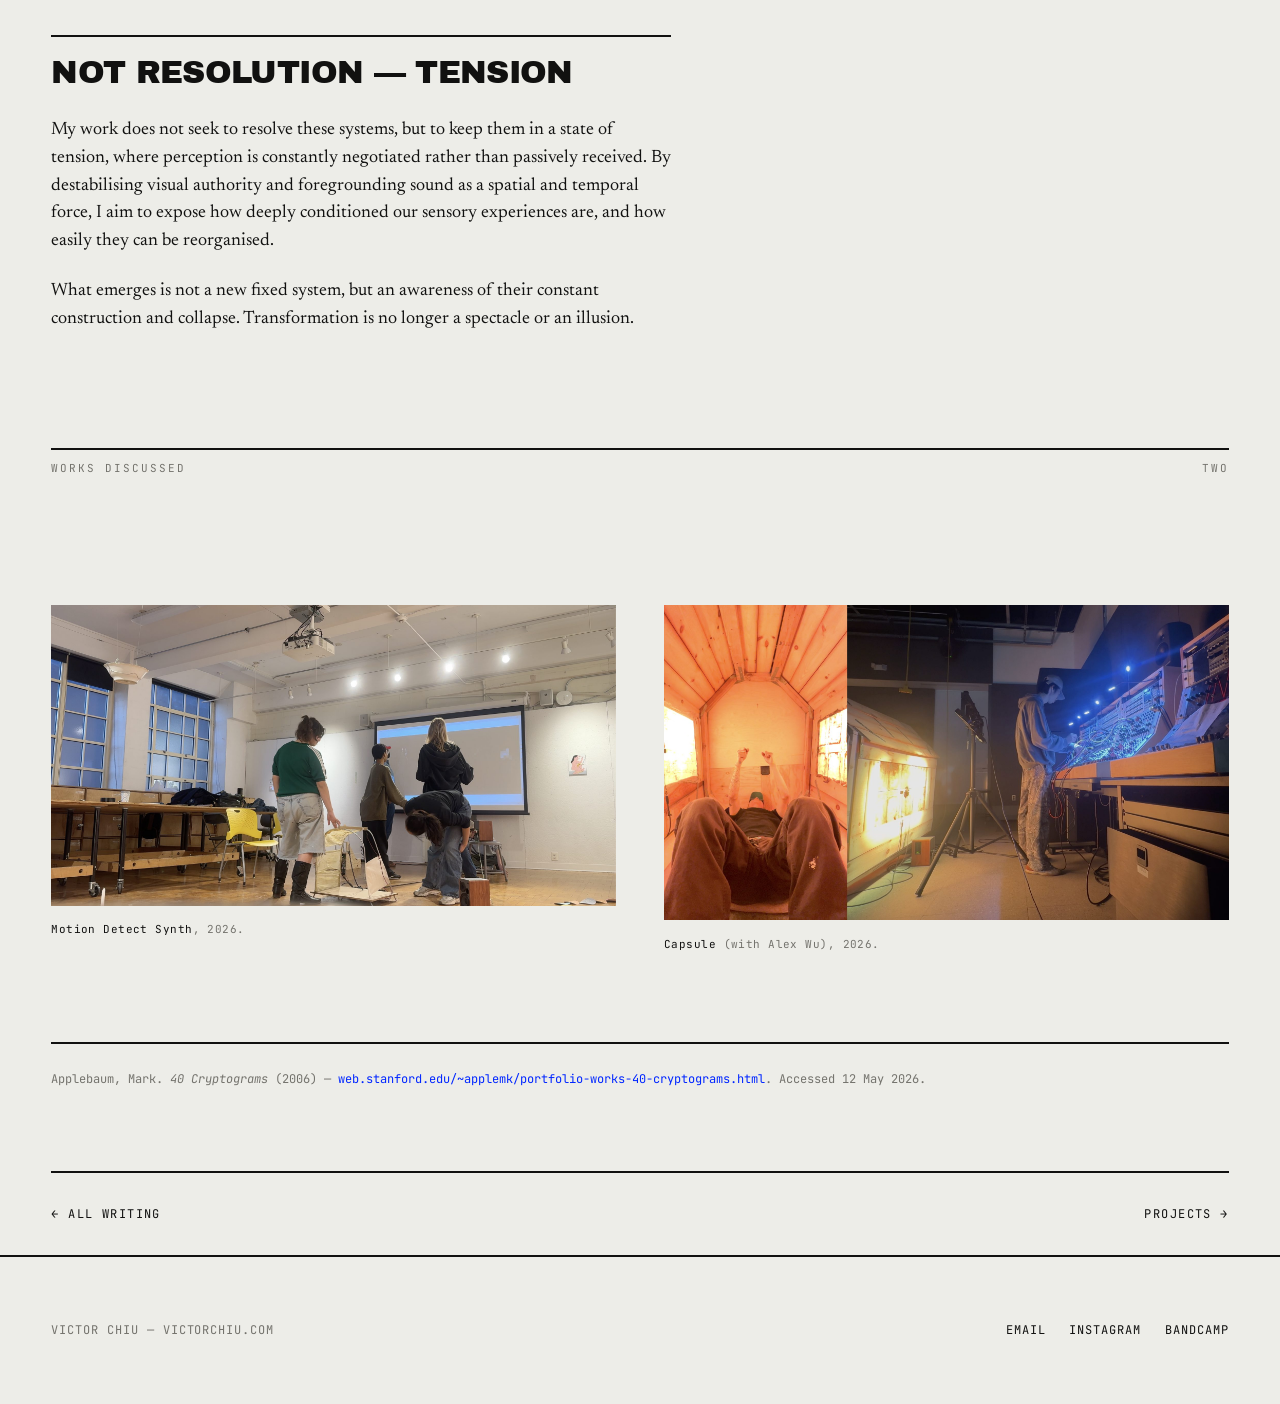
<file: sdp-statement.html>
<!DOCTYPE html>
<html lang="en">
<head>
<meta charset="utf-8">
<meta name="viewport" content="width=device-width, initial-scale=1">
<title>Unstable Systems — Victor Chiu</title>
<meta name="description" content="Senior Degree Project statement. On painting and sound synthesis as two systems that condition perception, and the tension between structure and its collapse.">

<meta property="og:title" content="Unstable Systems — Victor Chiu">
<meta property="og:description" content="Senior Degree Project statement, 2026.">
<meta property="og:url" content="https://www.victorchiu.com/sdp-statement.html">
<meta property="og:image" content="https://www.victorchiu.com/images/capsule-01.jpg">
<meta property="og:type" content="article">

<link rel="icon" type="image/png" href="favicon.png">
<link rel="apple-touch-icon" href="apple-touch-icon.png">
<link rel="preconnect" href="https://fonts.googleapis.com">
<link rel="preconnect" href="https://fonts.gstatic.com" crossorigin>
<link href="https://fonts.googleapis.com/css2?family=Archivo+Black&family=JetBrains+Mono:wght@400;700&family=Newsreader:ital,opsz,wght@0,6..72,400;0,6..72,500;0,6..72,600;1,6..72,400&display=swap" rel="stylesheet">
<link rel="stylesheet" href="style.css">
</head>
<body>

<header class="masthead">
  <div class="wrap">
    <a class="masthead-name" href="index.html">Victor Chiu</a>
    <nav class="nav" aria-label="Main">
      <a href="index.html">Works</a>
      <a href="paintings.html">Paintings</a>
      <a href="writing.html" aria-current="page">Writing</a>
      <a href="about.html">About</a>
    </nav>
  </div>
</header>

<main>
  <div class="wrap">
    <div class="article-head">
      <p class="eyebrow">Senior Degree Project Statement &mdash; May 2026</p>
      <h1 class="article-title">Unstable Systems</h1>
    </div>

    <div class="prose">
      <p class="standfirst" style="margin-top:0">Everyday sonic environments
        function as chaotic systems.</p>

      <p>Alongside painting and sculptural objects, I have been primarily
        focused on creating sound pieces. Sonic experience thrives when visual
        authority becomes unstable and sensory hierarchies collapse. When visual
        dominance weakens, sound reorganises spatial perception, turning the
        artwork from an object into an environment.</p>

      <p>I often wonder what it means for something to be transformative or
        imaginative &mdash; not as spectacle, but as a way of recalibrating how
        one senses. I want to examine how perception is conditioned by systems
        operating beneath conscious awareness. <strong>Are things ever
        neutral?</strong> It isn't only visual manipulation but the other senses
        too. A certain smell can evoke a memory. A certain sound can be so
        programmed into us that we rarely think about it.</p>

      <h2>Colour is never neutral</h2>

      <p>Like in painting, things are formed through pushing and pulling,
        foreground and background. There is something strange and fascinating
        about the unknown &mdash; what is behind the paint.</p>

      <p>Colour is never neutral; it is trained and associative. A certain green
        doesn't just sit there. It reflects hospital, night vision, toxic waste,
        freshness. Those associations aren't inherent to the pigment. They are
        pushed through repetition, culture and exposure.</p>

      <p>How many hidden systems are there that we rarely think about? Low
        frequencies running constantly. Nature follows a certain set of systems,
        and so the human experience has its constraints too.</p>

      <h2>Two systems</h2>

      <p>In my work I navigate two specific systems: the system of painting and
        the system of sound synthesis.</p>

      <p>Painting has inherent structures that were predetermined &mdash;
        foreground and background relationships, light, composition and framing,
        gestural versus controlled. Painting itself can be treated as a system
        that conditions perception. It compresses space and time into a static
        frame, stabilising perception.</p>

      <p>Sound, by contrast, disperses perception into time and space. Modular
        synthesis contains rules bound to our understanding of physics, but there
        is no fixed signal path, which means the system can be constantly
        reorganised. It is unstable, and that instability is where I find the
        most joy in making work.</p>

      <p>Synthesis consists of oscillators, filters, sequencers and envelope
        generators, connected by the user through patch cables. Nothing is
        predetermined; every connection is reconfigurable. Working this way
        allows for discovery and unpredictability, and demonstrates the tension
        between an existing structure and its tear-down.</p>

      <h2>Sound as material</h2>

      <p>Situating these sonic negotiations within established musical traditions
        highlights their deviation from linear, time-based composition. Rather
        than following a predetermined structure, sound is treated as material
        &mdash; layered, interrupted, reconfigured.</p>

      <blockquote>This is what draws me to it as the most painterly form of
        sound: a process of continual adjustment and manipulation, where
        relationships are built and torn down through proximity, density and
        interference rather than sequence.</blockquote>

      <h2>Graphic scores</h2>

      <p>I have been looking at a lot of graphic transcription, and at how sound
        compositions &mdash; stable systems &mdash; are organised visually.
        <a href="https://web.stanford.edu/~applemk/portfolio-works-40-cryptograms.html" rel="noopener">40
        Cryptograms</a> by Mark Applebaum draws a great deal of my attention.
        The composer has described the idea of performing it as a musical work
        as <q>somewhat of a joke to me at the time</q>.</p>

      <div class="decision">
        <p class="decision-label">I often think about</p>
        <p>Unstable systems.<br>
           The breakdown of authority.<br>
           Reconfigurable structures.</p>
      </div>

      <p>40 Cryptograms does exactly that. The score appears systematic, yet it
        produces no fixed result. Every performance interprets its symbols and
        language differently, inventing different sonic logics, producing a new
        system born out of instability. Treating the graphic score as a general
        guideline highlights the very tension that drives my work: the tension
        between structured systems and interpretive collapse.</p>

      <p>Kandinsky proposed fixed correspondences between colour and sound. My
        work approaches both as contingent systems, where associations are
        learned, unstable, and shaped by technological and cultural filters.</p>

      <h2>Not resolution &mdash; tension</h2>

      <p>My work does not seek to resolve these systems, but to keep them in a
        state of tension, where perception is constantly negotiated rather than
        passively received. By destabilising visual authority and foregrounding
        sound as a spatial and temporal force, I aim to expose how deeply
        conditioned our sensory experiences are, and how easily they can be
        reorganised.</p>

      <p>What emerges is not a new fixed system, but an awareness of their
        constant construction and collapse. Transformation is no longer a
        spectacle or an illusion.</p>
    </div>
  </div>

  <div class="wrap">
    <div class="band-label" style="border-top: var(--rule-heavy); padding-top: 0.65rem;">
      <span>Works discussed</span>
      <span>Two</span>
    </div>

    <div class="pair">
      <figure class="figure">
        <img src="images/taproom-06.jpg" loading="lazy" decoding="async" alt="An early Motion Detect Synth test: people in a studio watching a projection screen beside a small latex-covered arch on the floor.">
        <figcaption><a href="tap-room.html">Motion Detect Synth</a>, 2026.</figcaption>
      </figure>
      <figure class="figure">
        <img src="images/capsule-01.jpg" loading="lazy" decoding="async" alt="Capsule in performance: a person lying inside the glowing structure, and the room with the Serge synthesizer.">
        <figcaption><a href="capsule.html">Capsule</a> (with Alex Wu), 2026.</figcaption>
      </figure>
    </div>

    <ul class="refs">
      <li>Applebaum, Mark. <em>40 Cryptograms</em> (2006) &mdash;
        <a href="https://web.stanford.edu/~applemk/portfolio-works-40-cryptograms.html" rel="noopener">web.stanford.edu/~applemk/portfolio-works-40-cryptograms.html</a>.
        Accessed 12 May 2026.</li>
    </ul>
  </div>

  <div class="wrap">
    <nav class="pager" aria-label="Writing navigation">
      <a href="writing.html">&larr; All writing</a>
      <a href="index.html">Projects &rarr;</a>
    </nav>
  </div>
</main>

<footer class="footer">
  <div class="wrap">
    <span>Victor Chiu &mdash; victorchiu.com</span>
    <div class="footer-links">
      <a href="mailto:vchiu004@gmail.com">Email</a>
      <a href="https://instagram.com/victor_ch1u" rel="noopener">Instagram</a>
      <a href="https://ednz.bandcamp.com" rel="noopener">Bandcamp</a>
    </div>
  </div>
</footer>

</body>
</html>
</file>
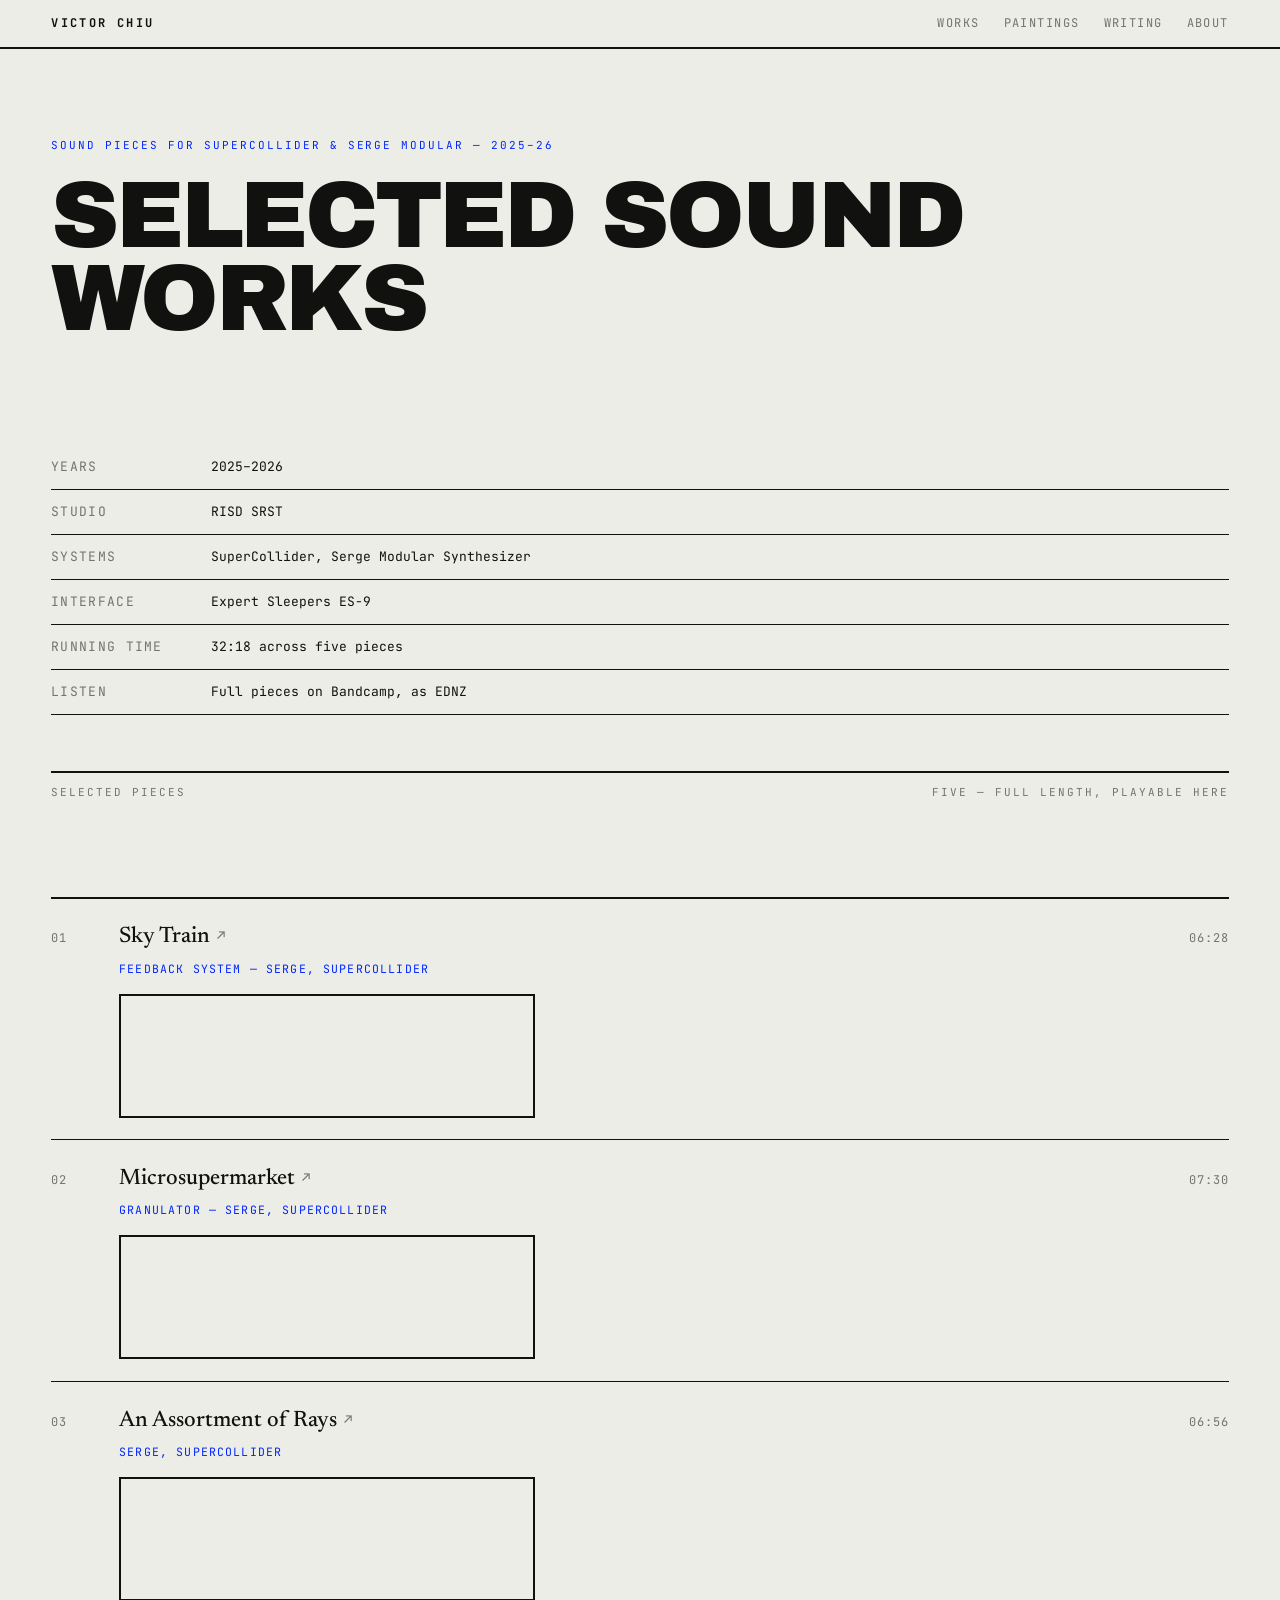
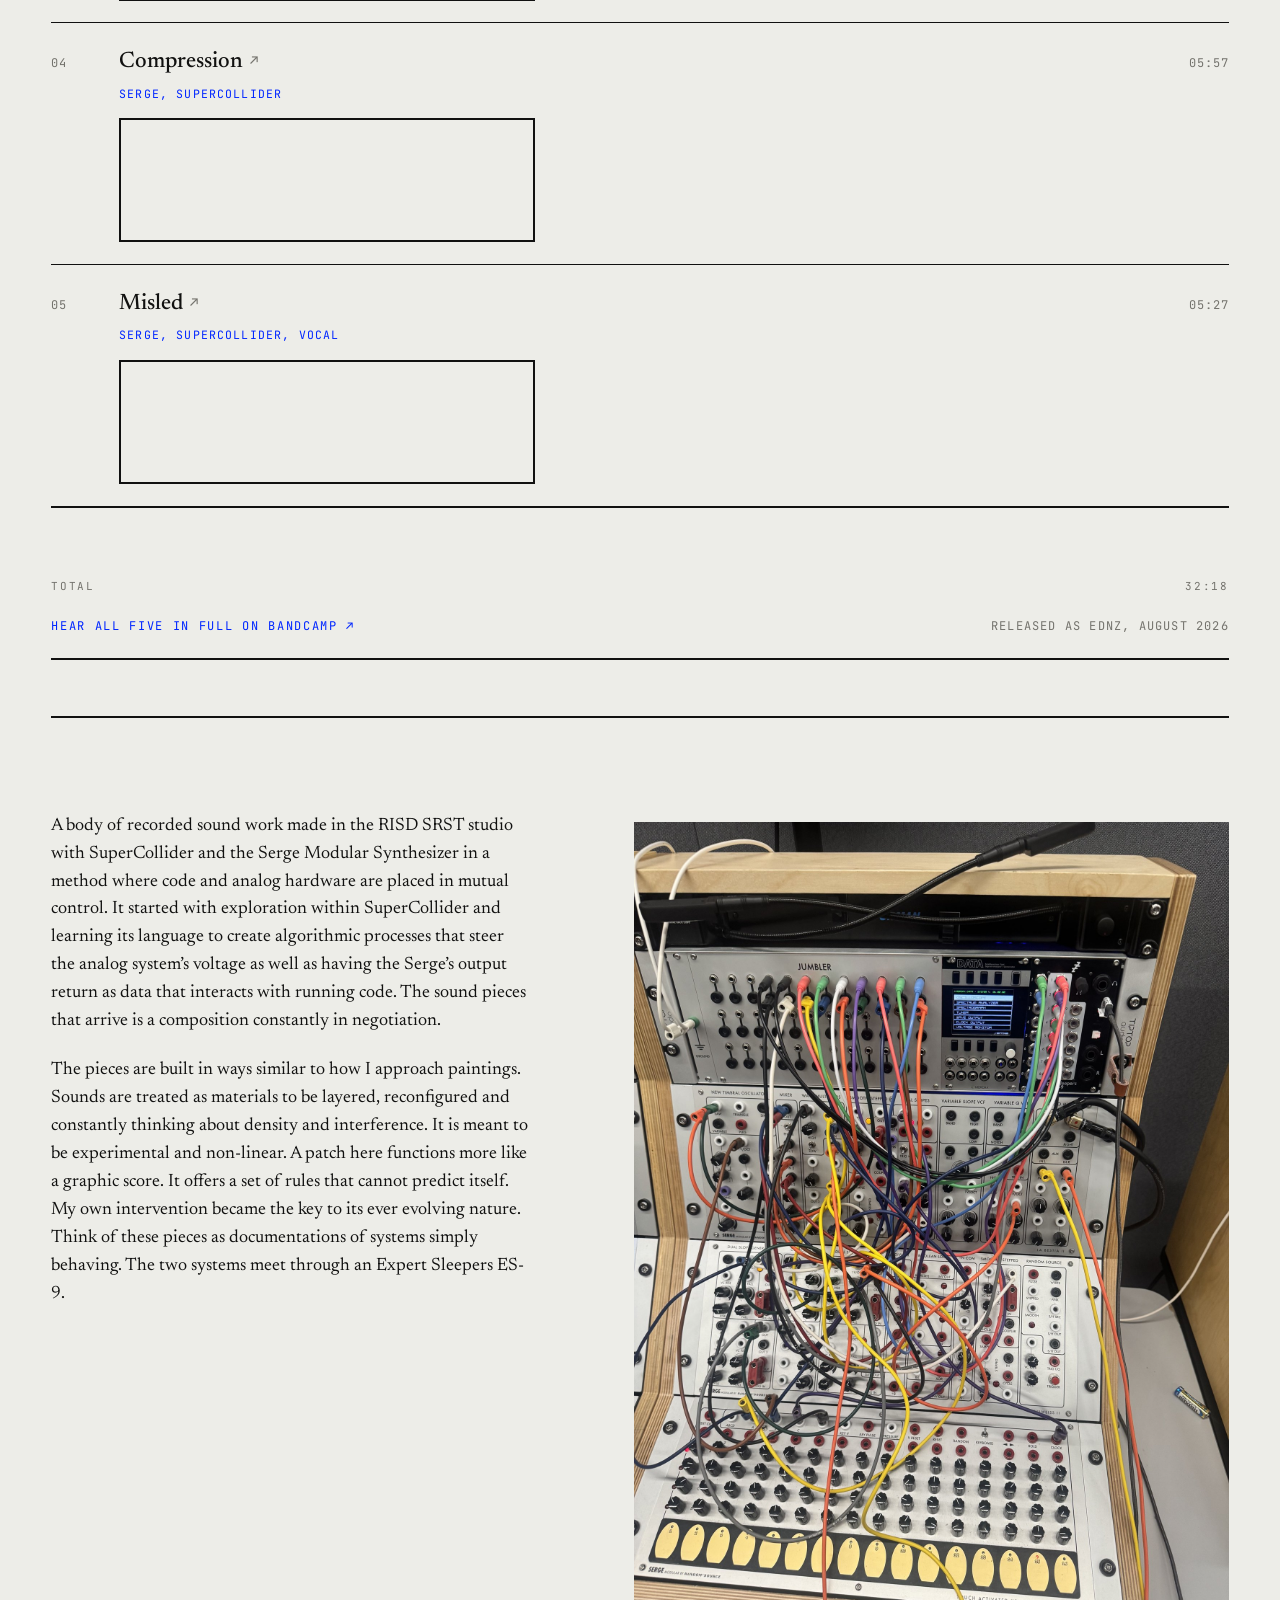
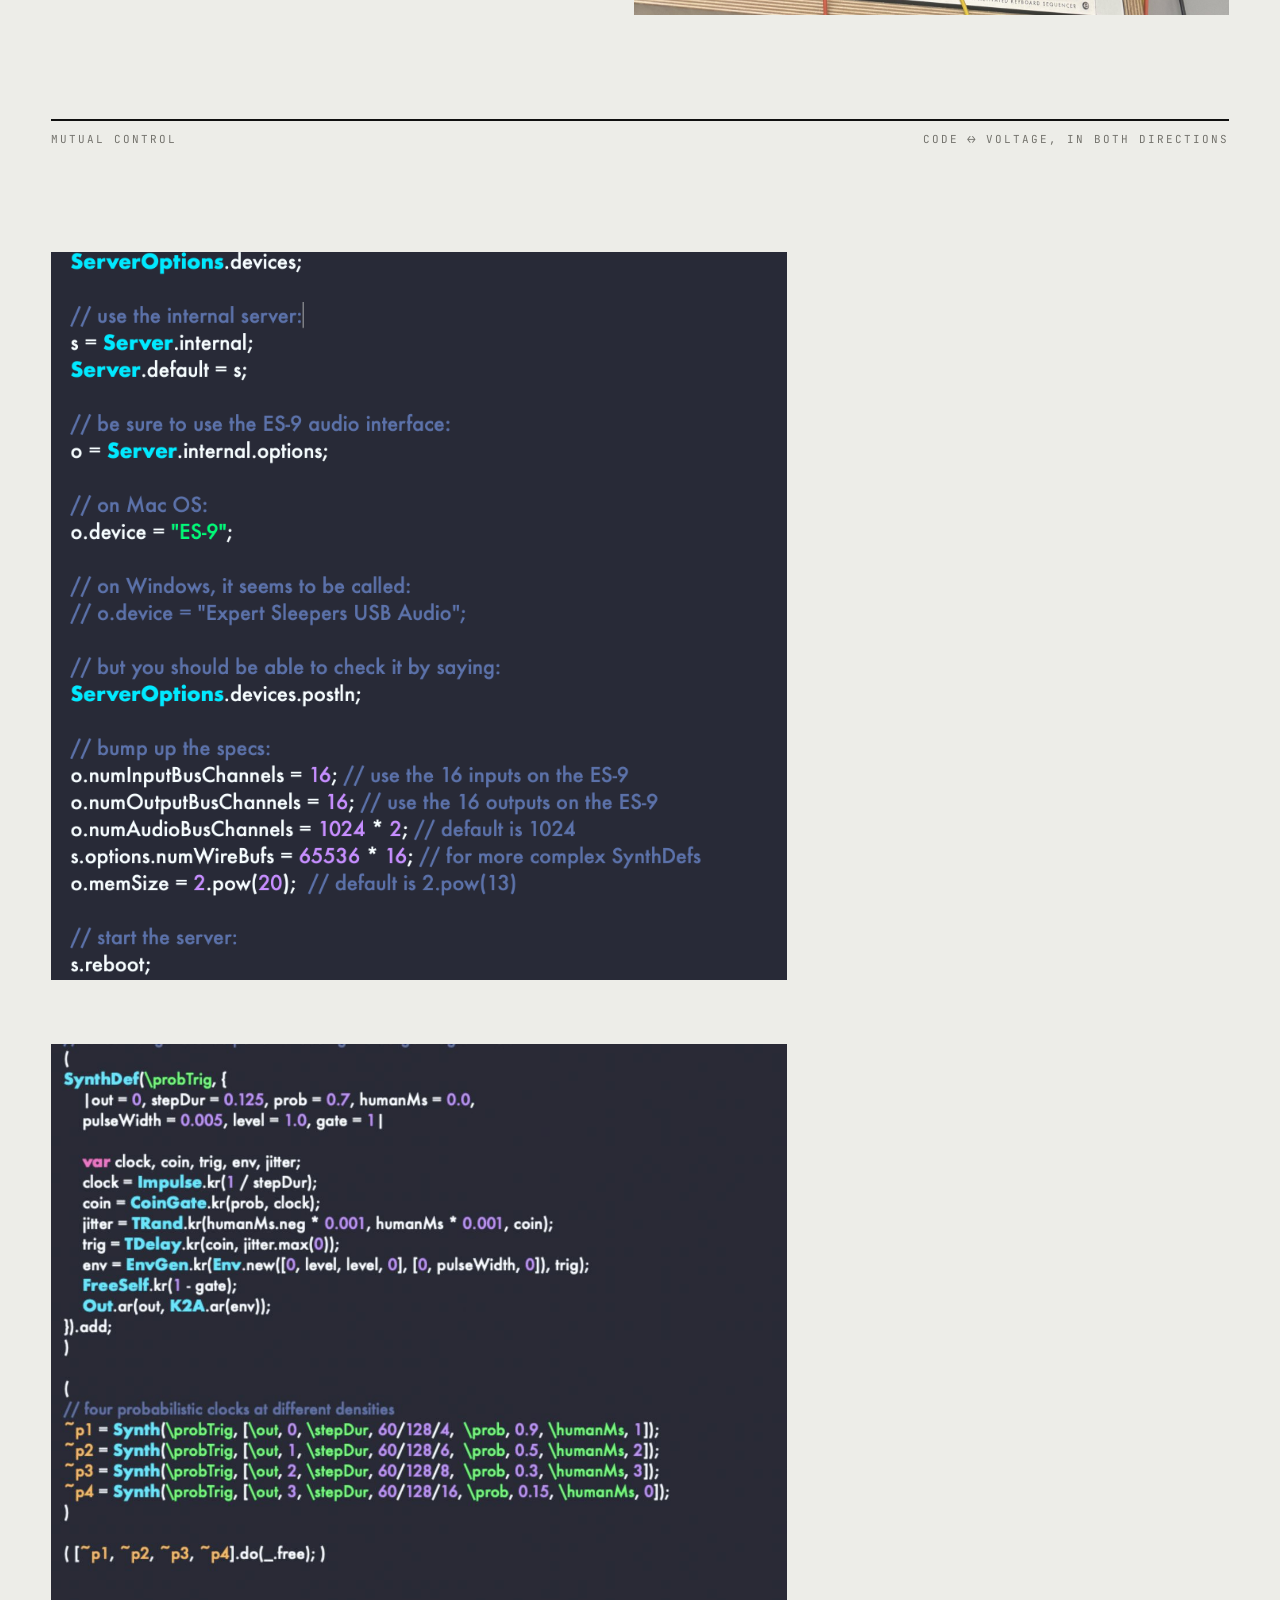
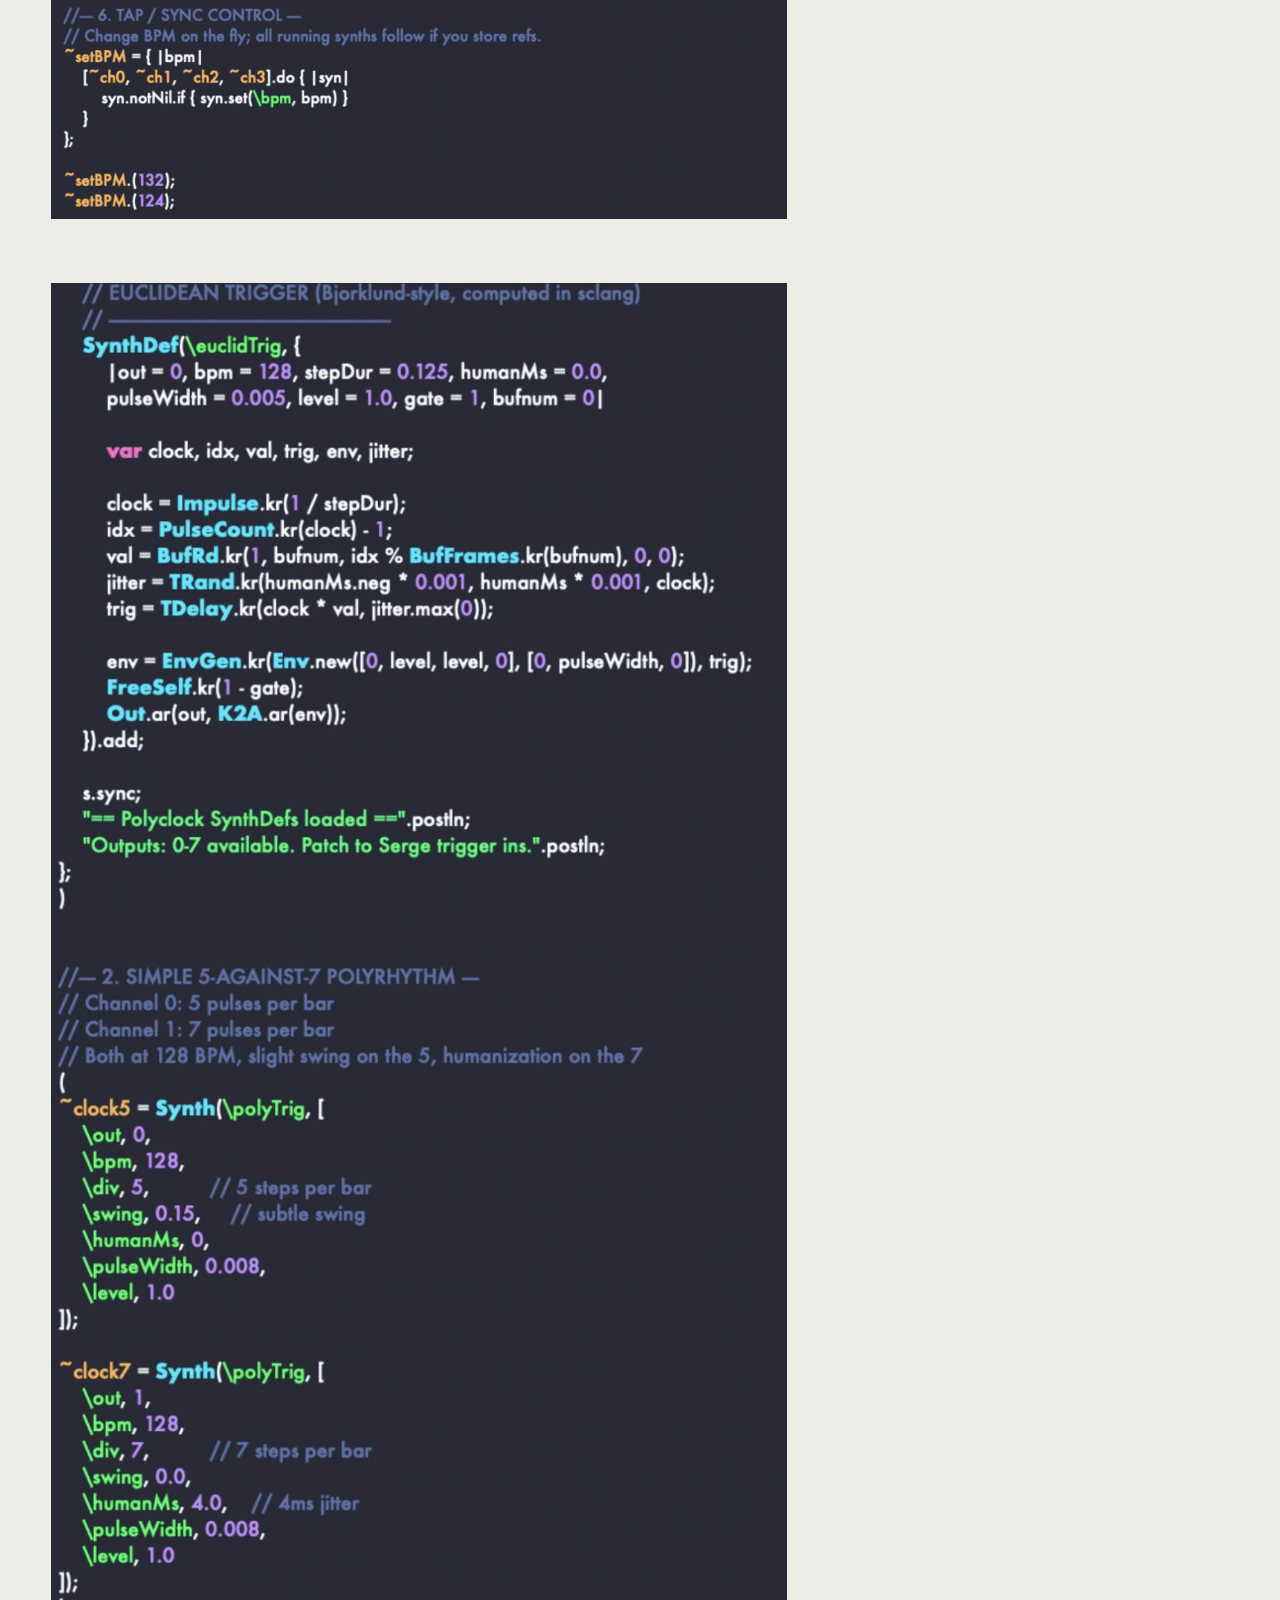
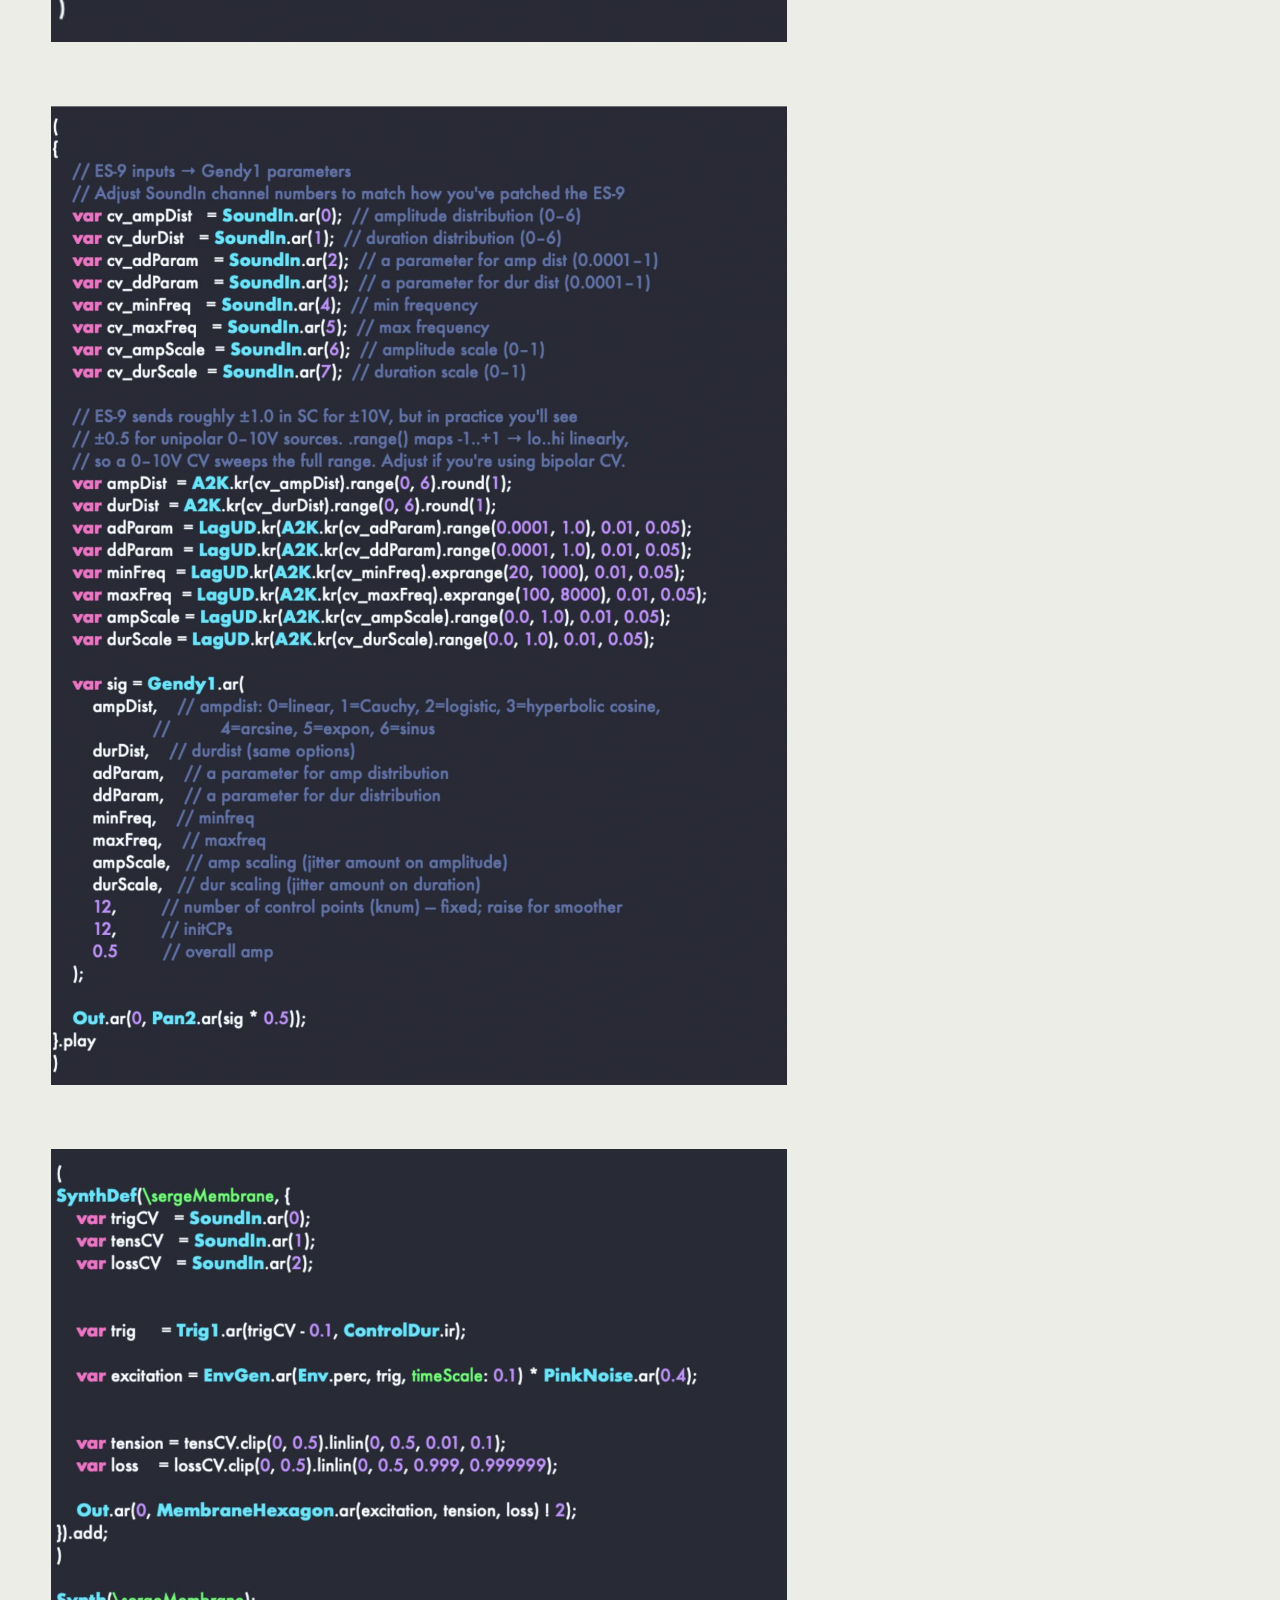
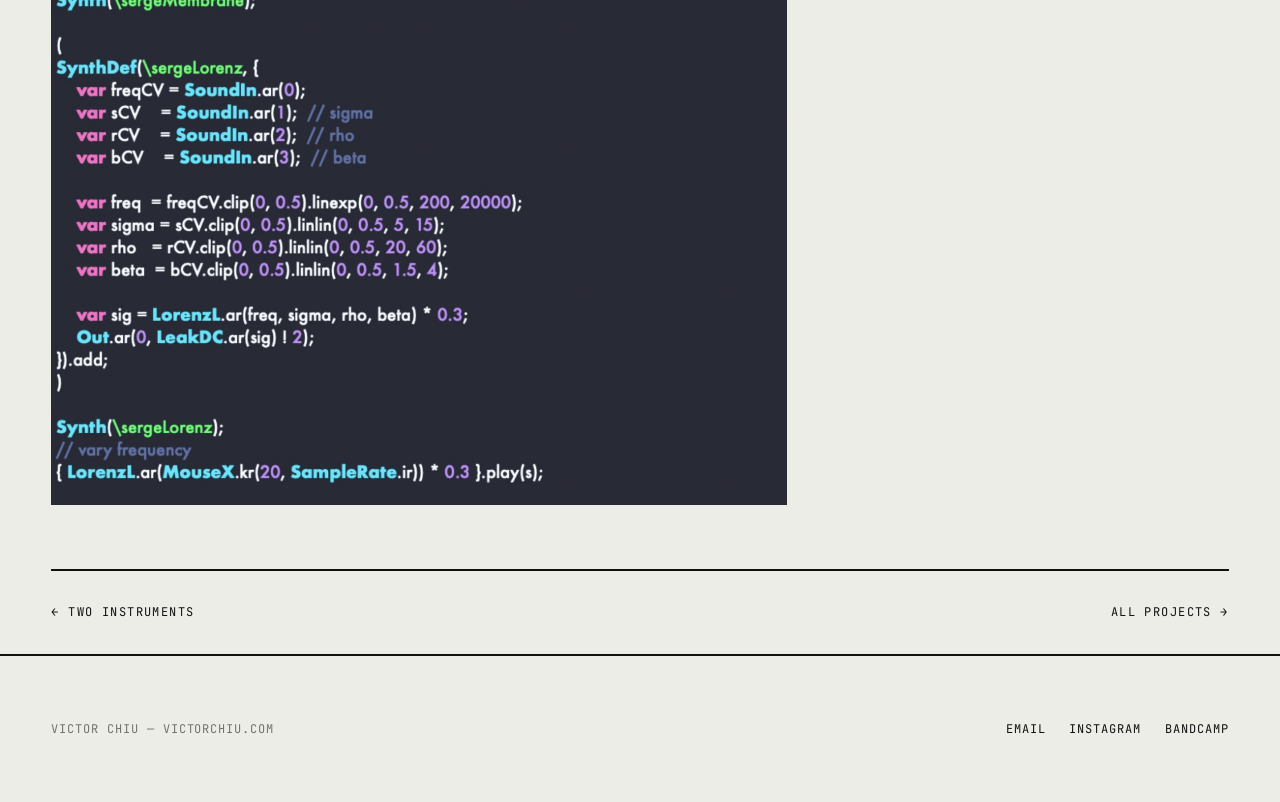
<file: sound-works.html>
<!DOCTYPE html>
<html lang="en">
<head>
<meta charset="utf-8">
<meta name="viewport" content="width=device-width, initial-scale=1">
<title>Selected Sound Works — Victor Chiu</title>
<meta name="description" content="Recorded sound pieces made with SuperCollider and the Serge Modular Synthesizer in mutual control, where code steers voltage and voltage returns as data. RISD SRST studio, 2025–26.">

<meta property="og:title" content="Selected Sound Works — Victor Chiu">
<meta property="og:description" content="Sound pieces for SuperCollider and Serge Modular Synthesizer, 2025–26. Released as EDNZ.">
<meta property="og:url" content="https://www.victorchiu.com/sound-works.html">
<meta property="og:image" content="https://www.victorchiu.com/images/soundwork-01.jpg">
<meta property="og:type" content="article">

<link rel="icon" type="image/png" href="favicon.png">
<link rel="apple-touch-icon" href="apple-touch-icon.png">
<link rel="preconnect" href="https://fonts.googleapis.com">
<link rel="preconnect" href="https://fonts.gstatic.com" crossorigin>
<link href="https://fonts.googleapis.com/css2?family=Archivo+Black&family=JetBrains+Mono:wght@400;700&family=Newsreader:ital,opsz,wght@0,6..72,400;0,6..72,500;0,6..72,600;1,6..72,400&display=swap" rel="stylesheet">
<link rel="stylesheet" href="style.css">
</head>
<body>

<header class="masthead">
  <div class="wrap">
    <a class="masthead-name" href="index.html">Victor Chiu</a>
    <nav class="nav" aria-label="Main">
      <a href="index.html">Works</a>
      <a href="paintings.html">Paintings</a>
      <a href="writing.html">Writing</a>
      <a href="about.html">About</a>
    </nav>
  </div>
</header>

<main>

  <div class="wrap">
    <div class="article-head">
      <p class="eyebrow">Sound pieces for SuperCollider &amp; Serge Modular &mdash; 2025&ndash;26</p>
      <h1 class="article-title">Selected Sound Works</h1>
    </div>

    <table class="facts">
      <tbody>
        <tr><th scope="row">Years</th><td>2025&ndash;2026</td></tr>
        <tr><th scope="row">Studio</th><td>RISD SRST</td></tr>
        <tr><th scope="row">Systems</th><td>SuperCollider, Serge Modular Synthesizer</td></tr>
        <tr><th scope="row">Interface</th><td>Expert Sleepers ES-9</td></tr>
        <tr><th scope="row">Running time</th><td>32:18 across five pieces</td></tr>
        <tr><th scope="row">Listen</th><td><a href="https://ednz.bandcamp.com" rel="noopener">Full pieces on Bandcamp, as EDNZ</a></td></tr>
      </tbody>
    </table>
  </div>

  <!-- ============ SELECTED PIECES ============
       Each track embeds its Bandcamp player, coloured to match the site
       via the bgcol and linkcol parameters. Players are lazy-loaded, so
       they cost nothing until scrolled into view. The <a> inside each
       iframe is the fallback if embeds are blocked. -->
  <div class="wrap">
    <div class="band-label" style="border-top: var(--rule-heavy); padding-top: 0.65rem;">
      <span>Selected pieces</span>
      <span>Five &mdash; full length, playable here</span>
    </div>

    <div class="tracks">

      <div class="track">
        <span class="track-no">01</span>
        <div>
          <h2 class="track-title"><a class="track-link" href="https://ednz.bandcamp.com/track/sky-train" rel="noopener">Sky Train<span class="track-out" aria-hidden="true">↗</span></a></h2>
          <p class="track-desc">Feedback system &mdash; Serge, SuperCollider</p>
          <div class="bc-embed">
            <iframe title="Sky Train — Bandcamp player" loading="lazy" seamless
              src="https://bandcamp.com/EmbeddedPlayer/track=1676406495/size=large/bgcol=edede8/linkcol=0026ff/tracklist=false/artwork=small/transparent=true/">
              <a href="https://ednz.bandcamp.com/track/sky-train">Sky Train by EDNZ</a>
            </iframe>
          </div>
        </div>
        <span class="track-time">06:28</span>
      </div>

      <div class="track">
        <span class="track-no">02</span>
        <div>
          <h2 class="track-title"><a class="track-link" href="https://ednz.bandcamp.com/track/microsupermarket" rel="noopener">Microsupermarket<span class="track-out" aria-hidden="true">↗</span></a></h2>
          <p class="track-desc">Granulator &mdash; Serge, SuperCollider</p>
          <div class="bc-embed">
            <iframe title="Microsupermarket — Bandcamp player" loading="lazy" seamless
              src="https://bandcamp.com/EmbeddedPlayer/track=433570979/size=large/bgcol=edede8/linkcol=0026ff/tracklist=false/artwork=small/transparent=true/">
              <a href="https://ednz.bandcamp.com/track/microsupermarket">Microsupermarket by EDNZ</a>
            </iframe>
          </div>
        </div>
        <span class="track-time">07:30</span>
      </div>

      <div class="track">
        <span class="track-no">03</span>
        <div>
          <h2 class="track-title"><a class="track-link" href="https://ednz.bandcamp.com/track/an-assortment-of-rays" rel="noopener">An Assortment of Rays<span class="track-out" aria-hidden="true">↗</span></a></h2>
          <p class="track-desc">Serge, SuperCollider</p>
          <div class="bc-embed">
            <iframe title="An Assortment of Rays — Bandcamp player" loading="lazy" seamless
              src="https://bandcamp.com/EmbeddedPlayer/track=2612411812/size=large/bgcol=edede8/linkcol=0026ff/tracklist=false/artwork=small/transparent=true/">
              <a href="https://ednz.bandcamp.com/track/an-assortment-of-rays">An Assortment of Rays by EDNZ</a>
            </iframe>
          </div>
        </div>
        <span class="track-time">06:56</span>
      </div>

      <div class="track">
        <span class="track-no">04</span>
        <div>
          <h2 class="track-title"><a class="track-link" href="https://ednz.bandcamp.com/track/compression" rel="noopener">Compression<span class="track-out" aria-hidden="true">↗</span></a></h2>
          <p class="track-desc">Serge, SuperCollider</p>
          <div class="bc-embed">
            <iframe title="Compression — Bandcamp player" loading="lazy" seamless
              src="https://bandcamp.com/EmbeddedPlayer/track=566167097/size=large/bgcol=edede8/linkcol=0026ff/tracklist=false/artwork=small/transparent=true/">
              <a href="https://ednz.bandcamp.com/track/compression">Compression by EDNZ</a>
            </iframe>
          </div>
        </div>
        <span class="track-time">05:57</span>
      </div>

      <div class="track">
        <span class="track-no">05</span>
        <div>
          <h2 class="track-title"><a class="track-link" href="https://ednz.bandcamp.com/track/misled" rel="noopener">Misled<span class="track-out" aria-hidden="true">↗</span></a></h2>
          <p class="track-desc">Serge, SuperCollider, Vocal</p>
          <div class="bc-embed">
            <iframe title="Misled — Bandcamp player" loading="lazy" seamless
              src="https://bandcamp.com/EmbeddedPlayer/track=1666985977/size=large/bgcol=edede8/linkcol=0026ff/tracklist=false/artwork=small/transparent=true/">
              <a href="https://ednz.bandcamp.com/track/misled">Misled by EDNZ</a>
            </iframe>
          </div>
        </div>
        <span class="track-time">05:27</span>
      </div>

    </div>

    <div class="tracks-total">
      <span>Total</span>
      <span>32:18</span>
    </div>

    <p class="bc-cta">
      <a href="https://ednz.bandcamp.com" rel="noopener">Hear all five in full on Bandcamp <span aria-hidden="true">&#8599;</span></a>
      <span class="bc-note">Released as EDNZ, August 2026</span>
    </p>
  </div>

  <!-- ============ THE WORK ============ -->
  <div class="wrap">
    <div class="split">
      <div class="split-text prose" style="padding-top:clamp(1.5rem,3vw,2.5rem)">
        <p>A body of recorded sound work made in the RISD SRST studio with
          SuperCollider and the Serge Modular Synthesizer in a method where
          code and analog hardware are placed in mutual control. It started
          with exploration within SuperCollider and learning its language to
          create algorithmic processes that steer the analog system&rsquo;s
          voltage as well as having the Serge&rsquo;s output return as data
          that interacts with running code. The sound pieces that arrive is a
          composition constantly in negotiation.</p>

        <p>The pieces are built in ways similar to how I approach paintings.
          Sounds are treated as materials to be layered, reconfigured and
          constantly thinking about density and interference. It is meant to be
          experimental and non-linear. A patch here functions more like a
          graphic score. It offers a set of rules that cannot predict itself.
          My own intervention became the key to its ever evolving nature. Think
          of these pieces as documentations of systems simply behaving. The two
          systems meet through an Expert Sleepers ES-9.</p>
      </div>

      <div class="split-figs">
        <figure class="figure fig-full">
          <img src="images/soundwork-01.jpg" loading="lazy" decoding="async" alt="The Serge modular system densely patched with coloured banana cables, an ES-9 audio interface and a DATA signal analyzer at the top, a Jumbler patch bay above the touch keyboard sequencer.">
        </figure>
      </div>
    </div>
  </div>

  <!-- ============ MUTUAL CONTROL ============
       The five screenshots read in signal order: open the channel,
       code steers the Serge, the Serge steers the code. -->
  <div class="wrap">
    <div class="band-label" style="border-top: var(--rule-heavy); padding-top: 0.65rem;">
      <span>Mutual control</span>
      <span>Code &harr; voltage, in both directions</span>
    </div>

    <figure class="figure fig-plate">
      <img src="images/soundwork-02.png" loading="lazy" decoding="async" alt="SuperCollider server configuration: setting the ES-9 as the audio device, sixteen input and output bus channels, raised wire buffers and memory, then rebooting the server.">
    </figure>

    <figure class="figure fig-plate">
      <img src="images/soundwork-05.jpg" loading="lazy" decoding="async" alt="SuperCollider code defining probTrig, a probabilistic trigger SynthDef using CoinGate and timing jitter, then four clock instances at different densities and a setBPM function.">
    </figure>

    <figure class="figure fig-plate">
      <img src="images/soundwork-06.jpg" loading="lazy" decoding="async" alt="SuperCollider code for a Euclidean trigger SynthDef reading Bjorklund patterns from a buffer, and two clocks running five against seven pulses per bar at 128 BPM.">
    </figure>

    <figure class="figure fig-plate">
      <img src="images/soundwork-04.jpg" loading="lazy" decoding="async" alt="SuperCollider code mapping eight ES-9 control voltage inputs onto the parameters of a Gendy1 stochastic oscillator: distributions, frequency range, amplitude and duration scaling.">
    </figure>

    <figure class="figure fig-plate">
      <img src="images/soundwork-03.jpg" loading="lazy" decoding="async" alt="SuperCollider SynthDefs sergeMembrane and sergeLorenz: Serge control voltages driving a hexagonal membrane physical model and a Lorenz chaotic oscillator.">
    </figure>
  </div>

  <div class="wrap">
    <nav class="pager" aria-label="Project navigation">
      <a href="two-instruments.html">&larr; Two Instruments</a>
      <a href="index.html">All projects &rarr;</a>
    </nav>
  </div>

</main>

<footer class="footer">
  <div class="wrap">
    <span>Victor Chiu &mdash; victorchiu.com</span>
    <div class="footer-links">
      <a href="mailto:vchiu004@gmail.com">Email</a>
      <a href="https://instagram.com/victor_ch1u" rel="noopener">Instagram</a>
      <a href="https://ednz.bandcamp.com" rel="noopener">Bandcamp</a>
    </div>
  </div>
</footer>

</body>
</html>
</file>
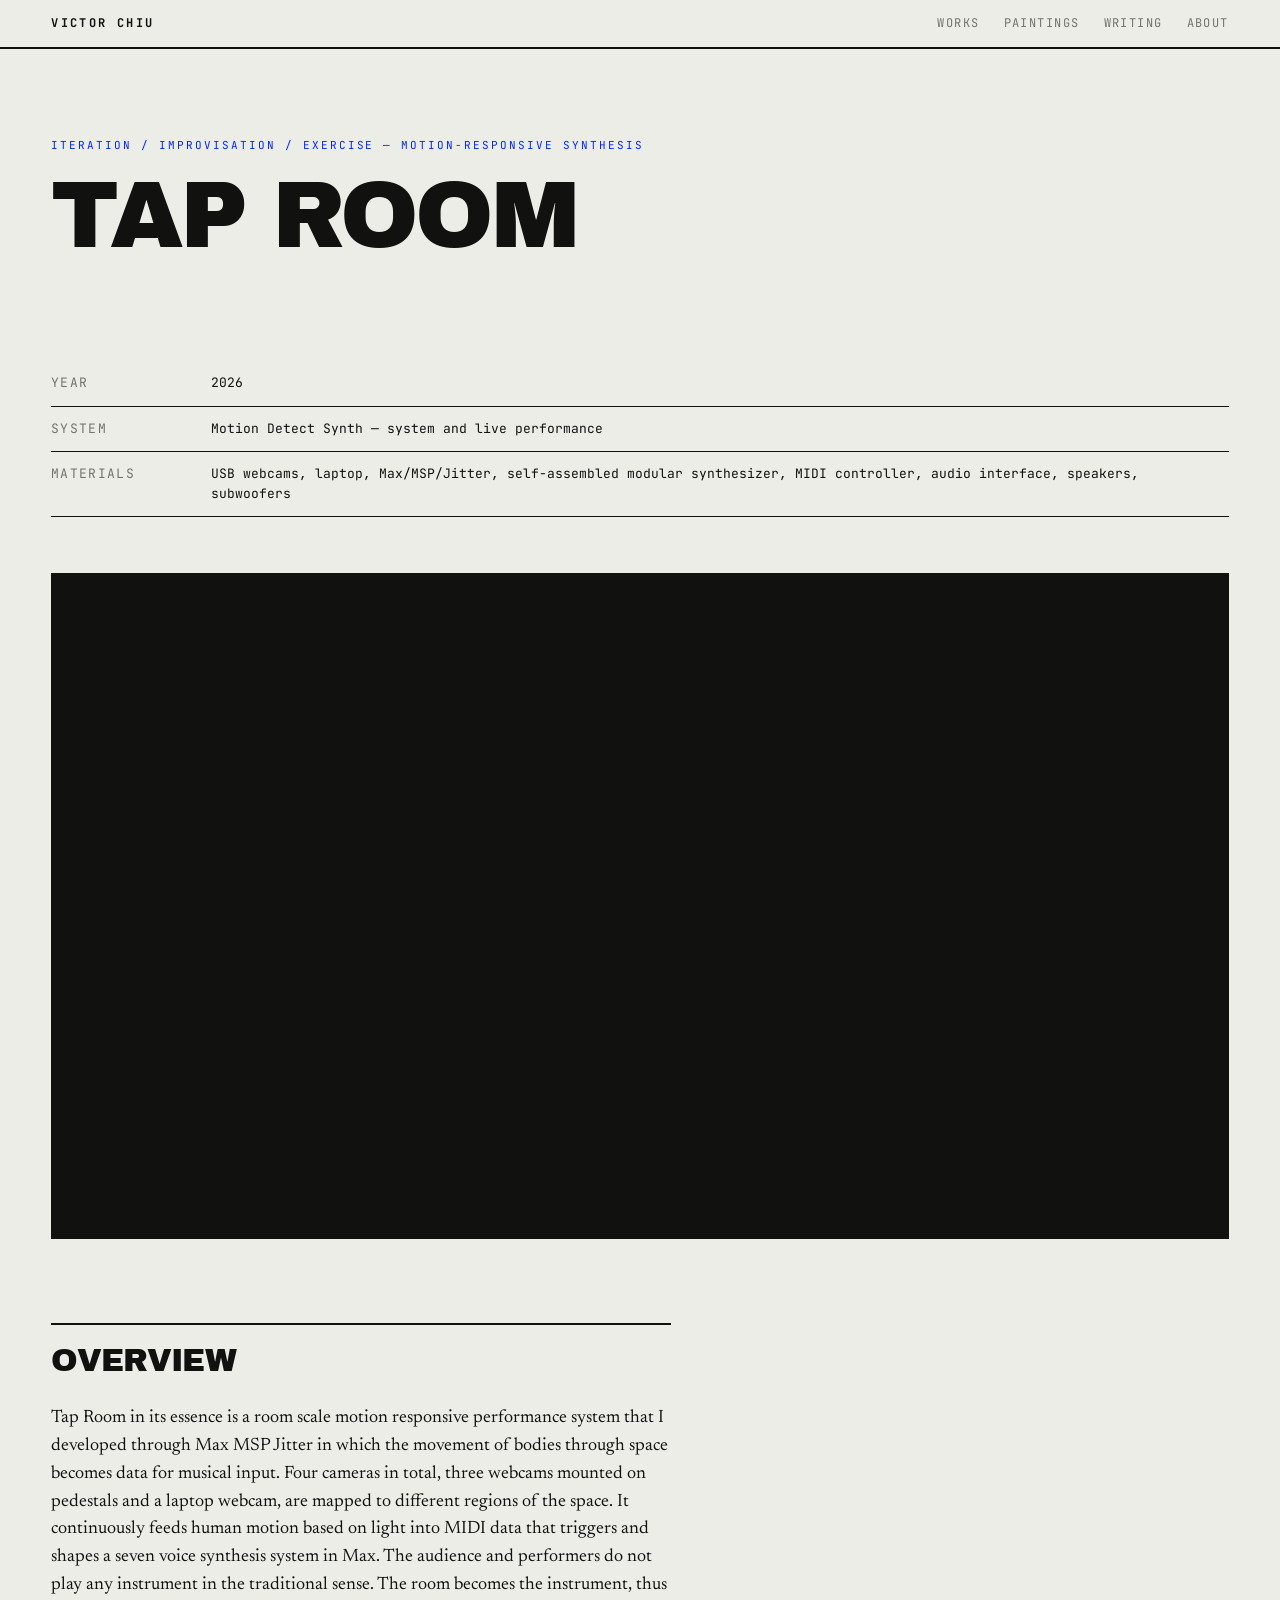
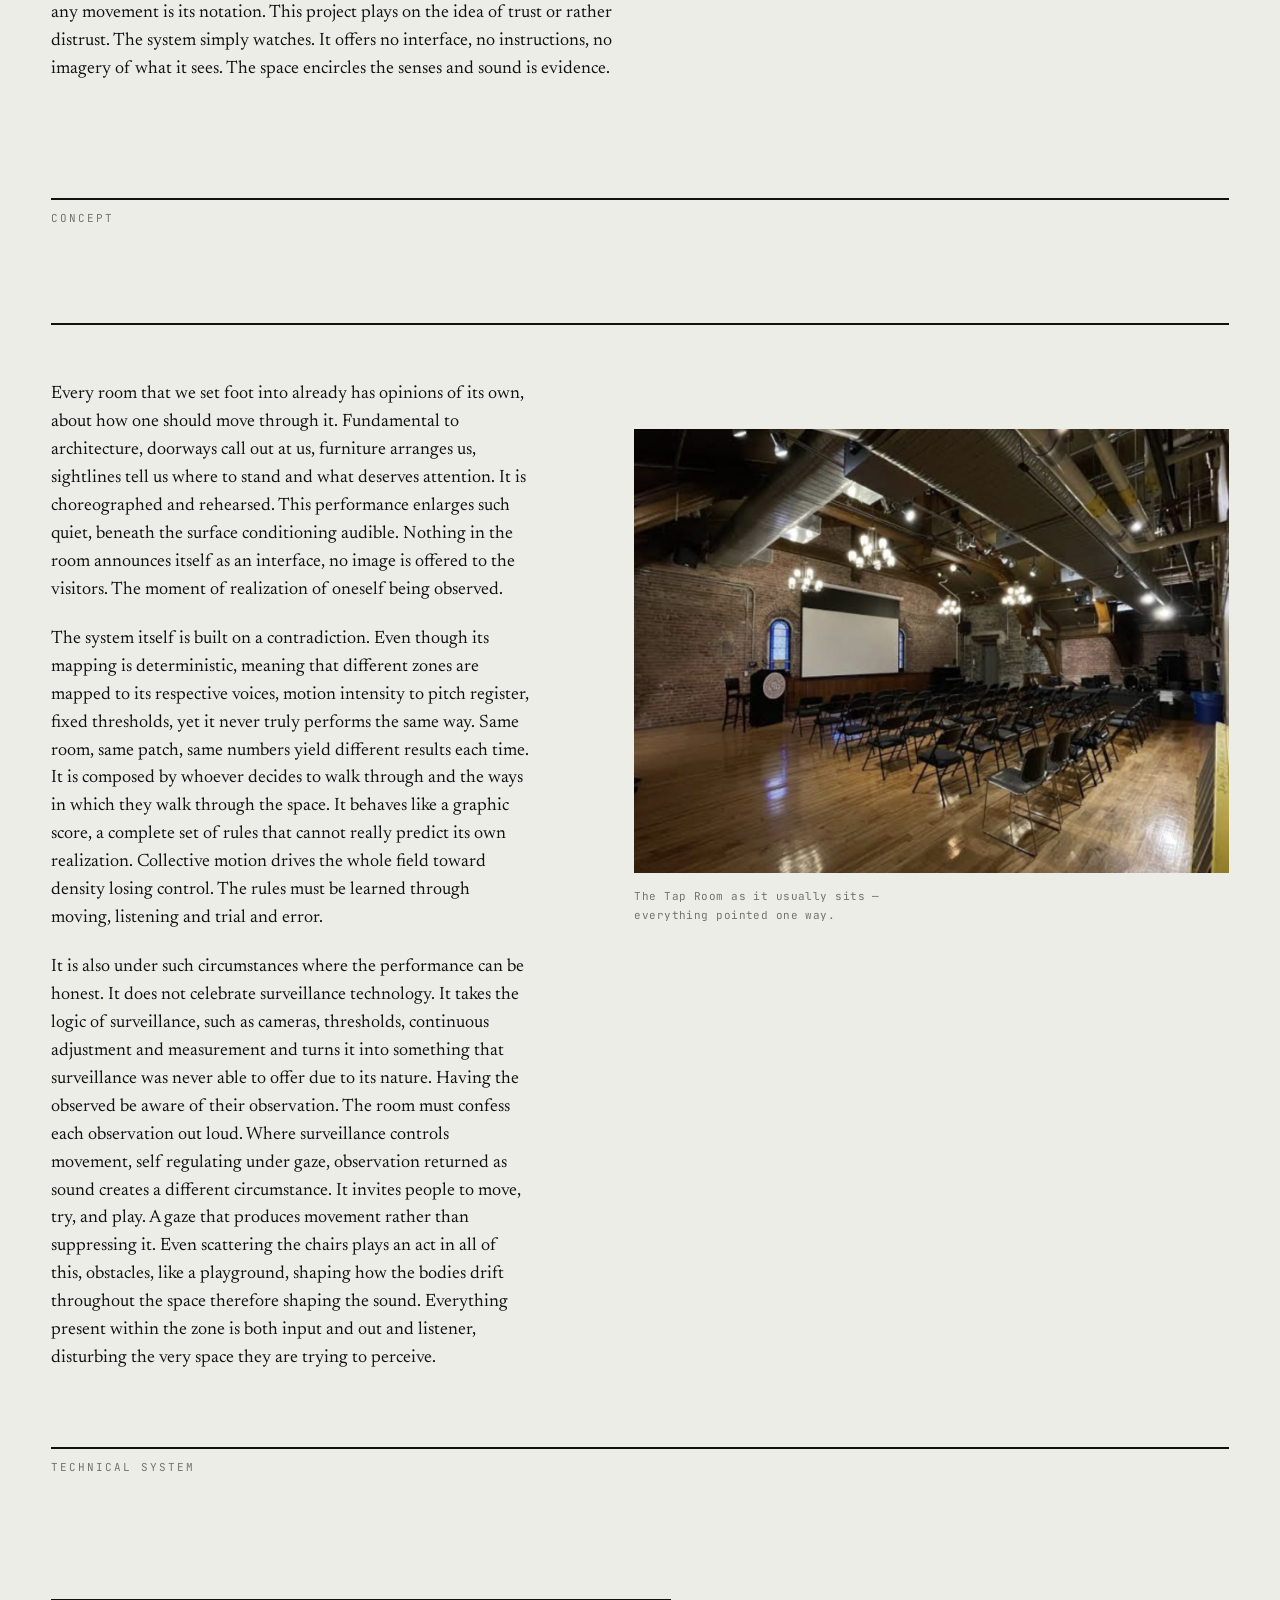
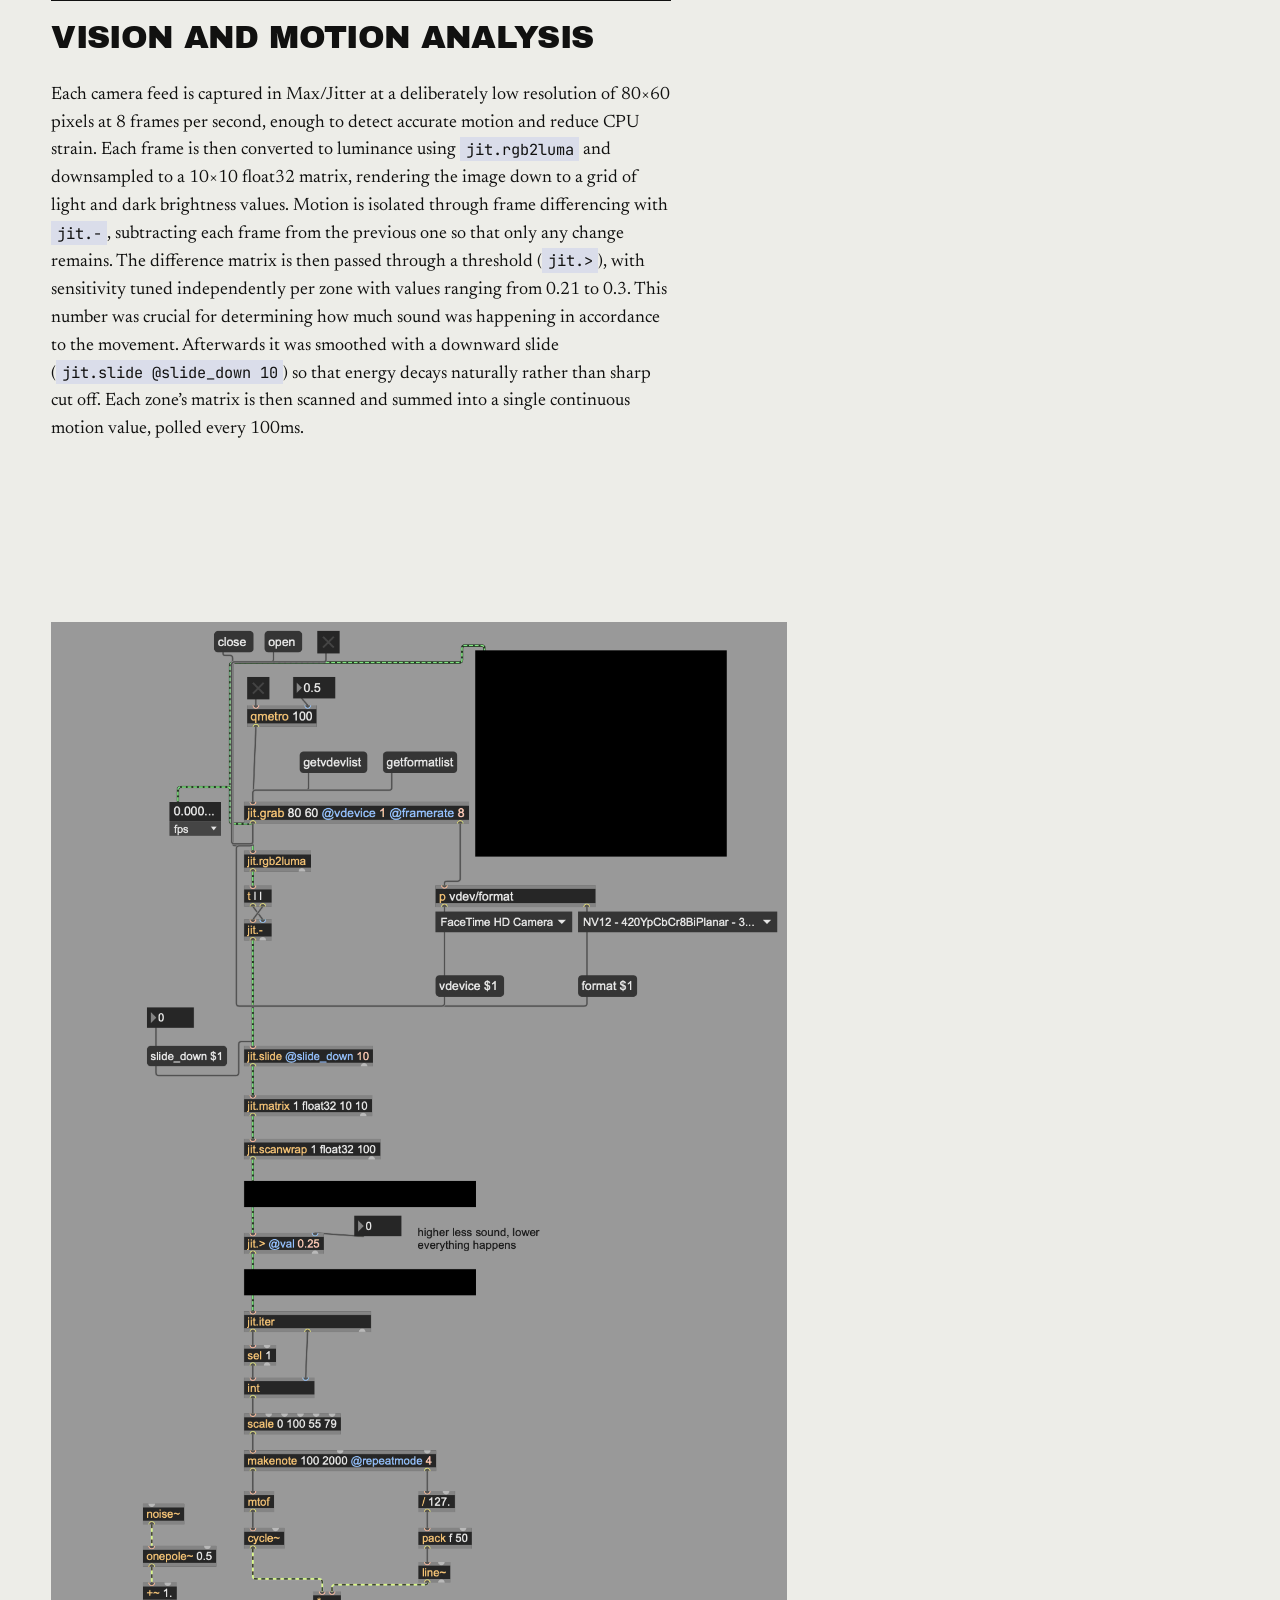
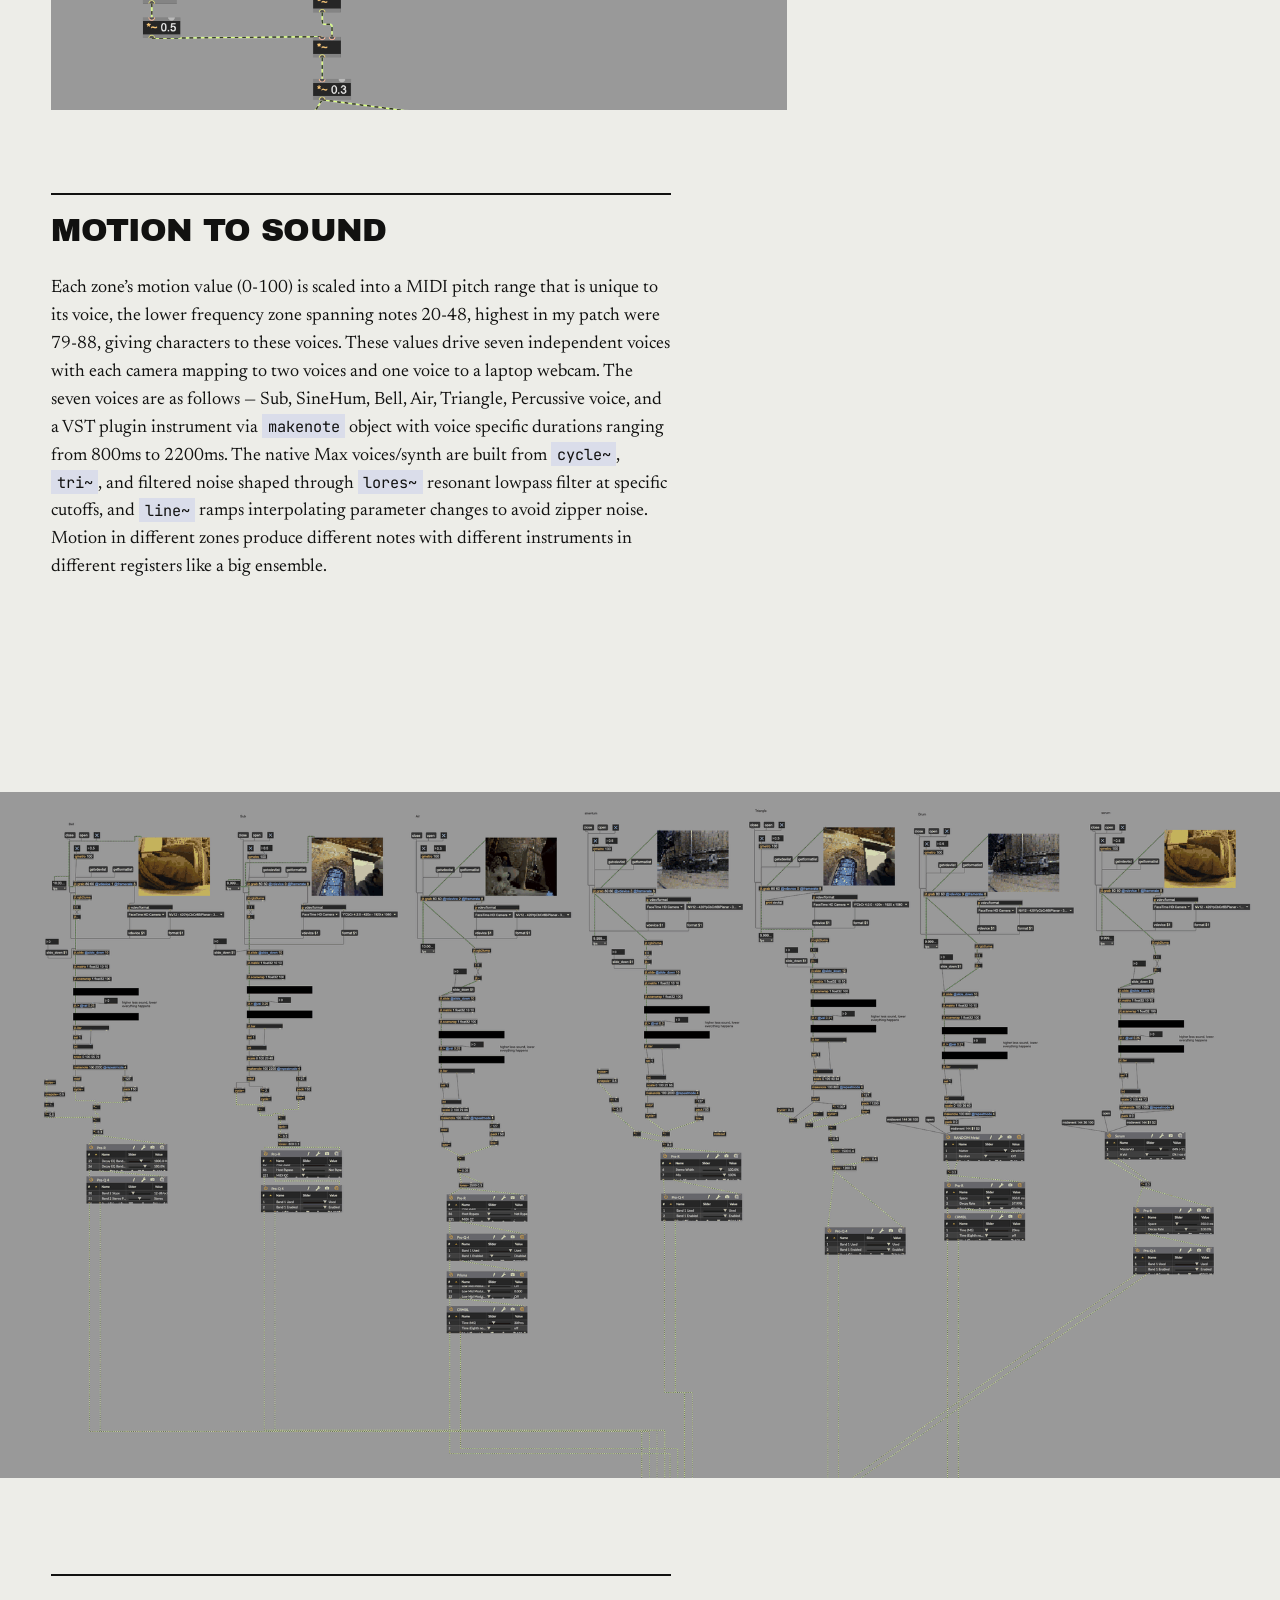
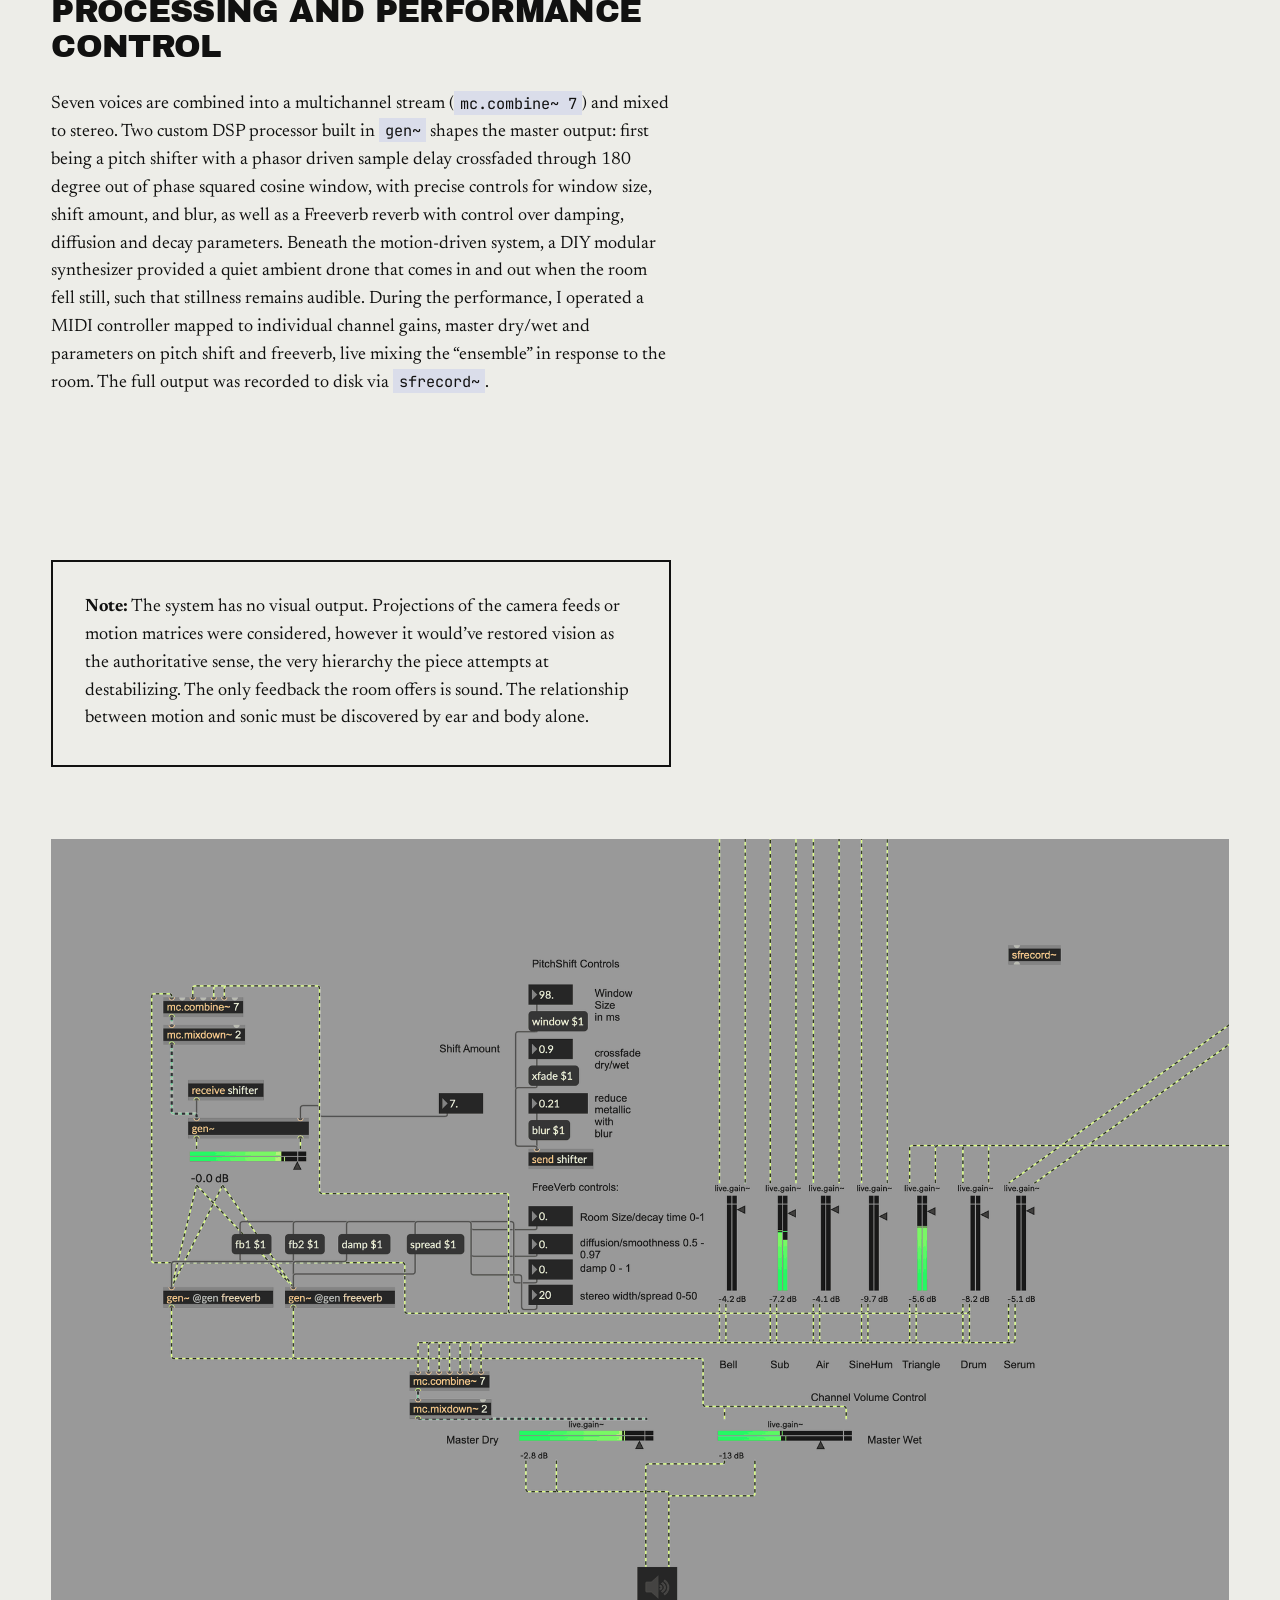
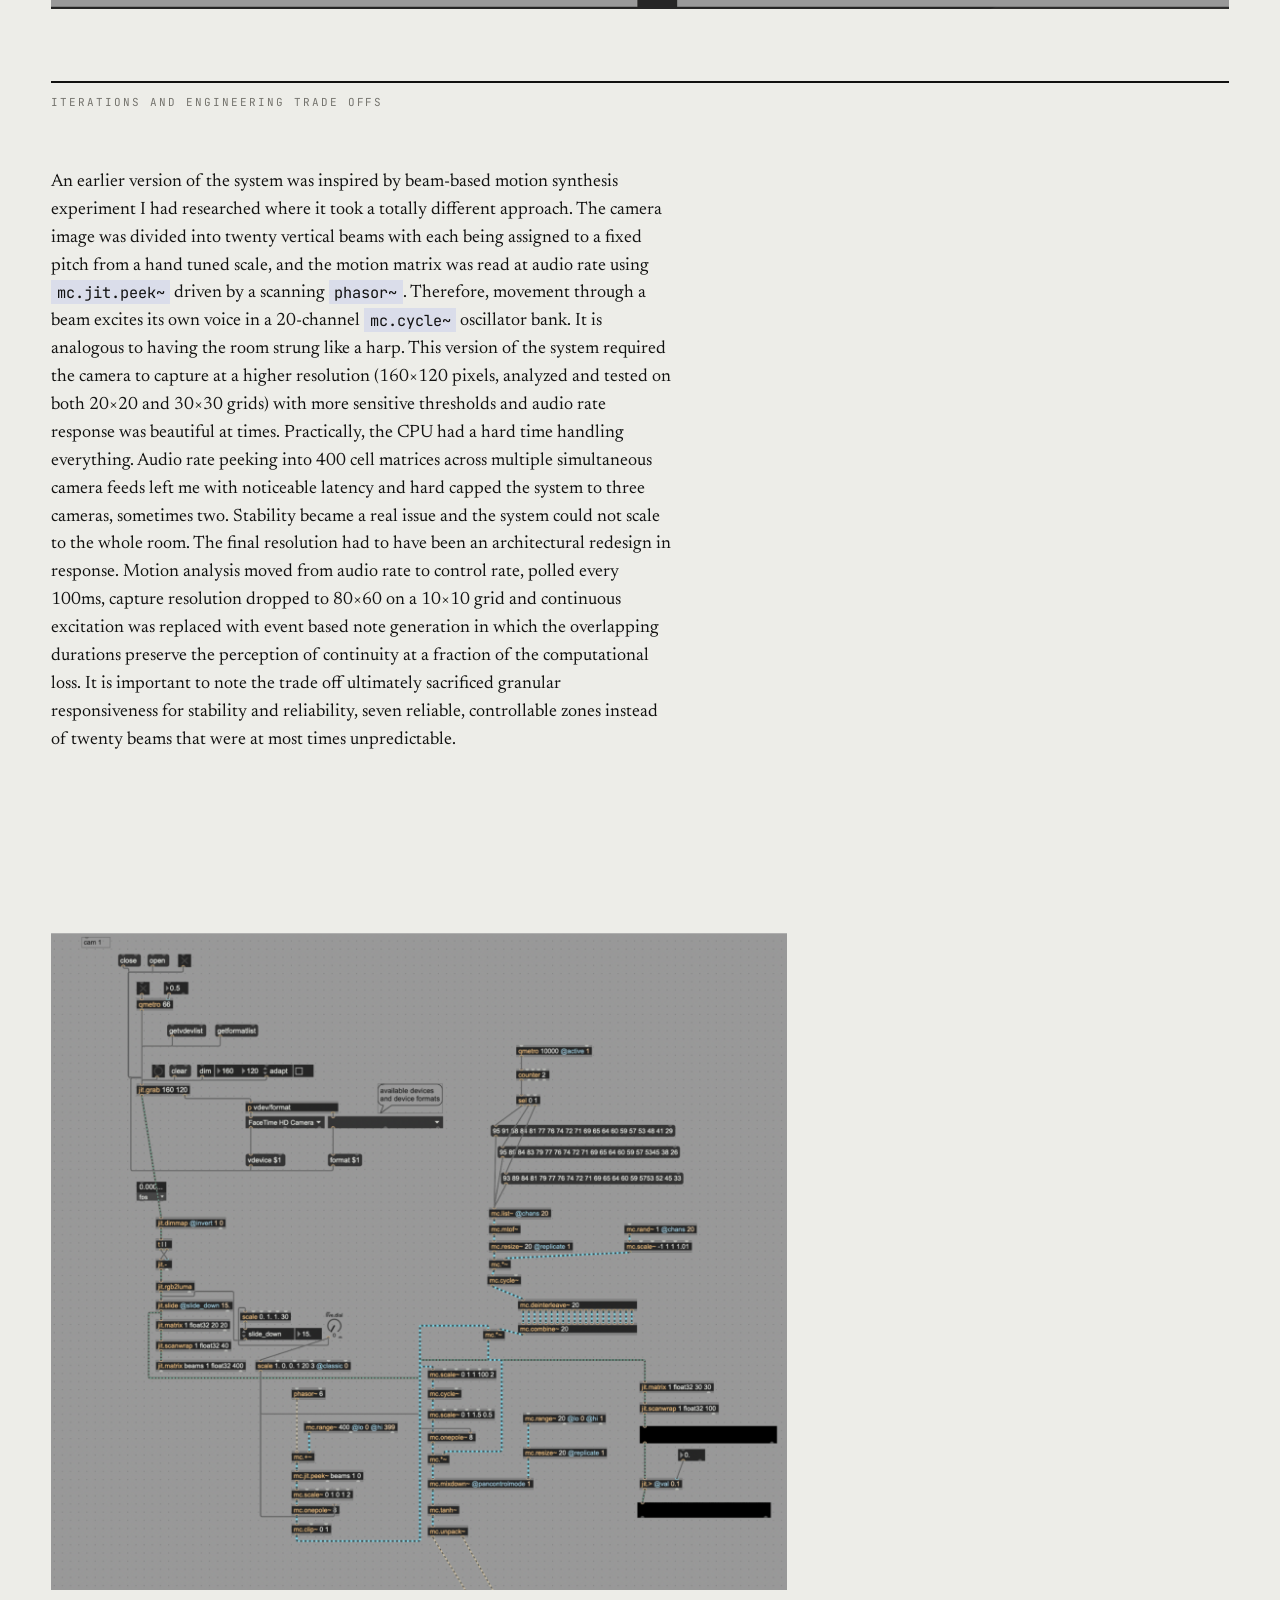
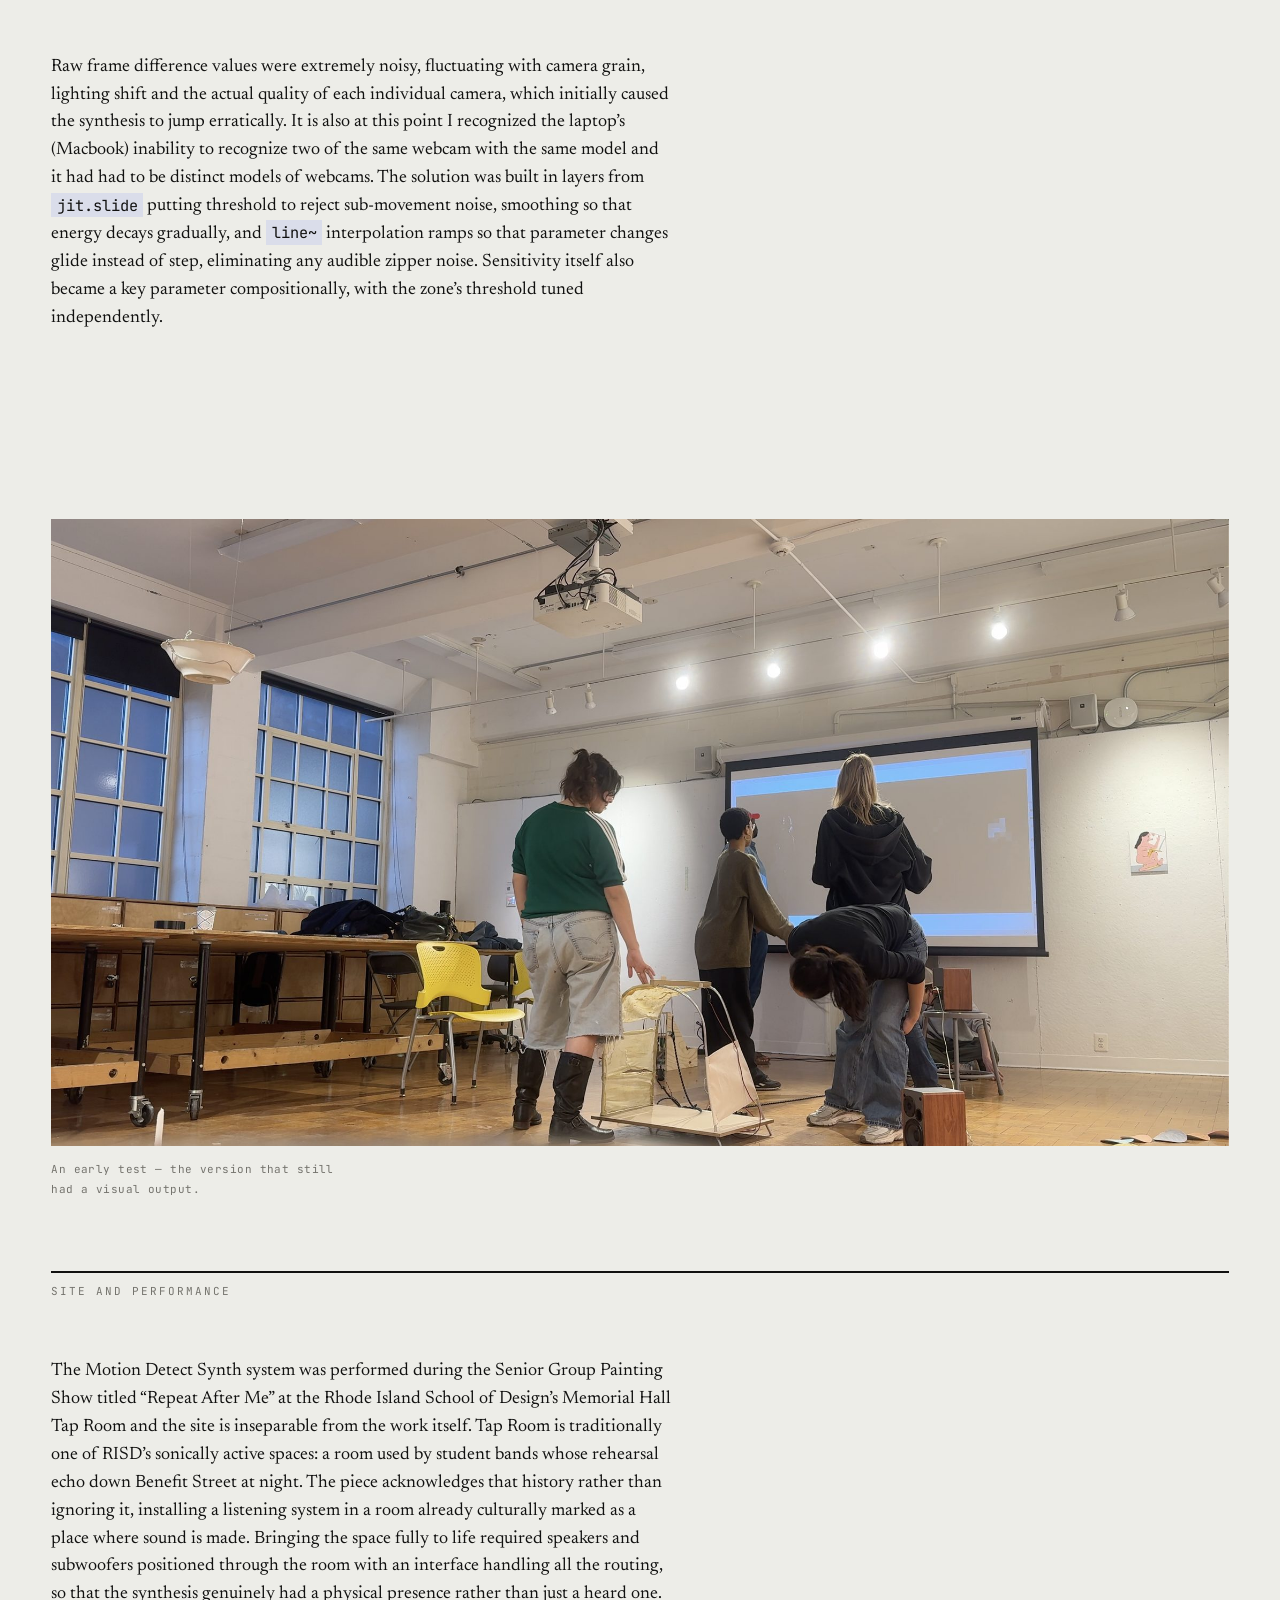
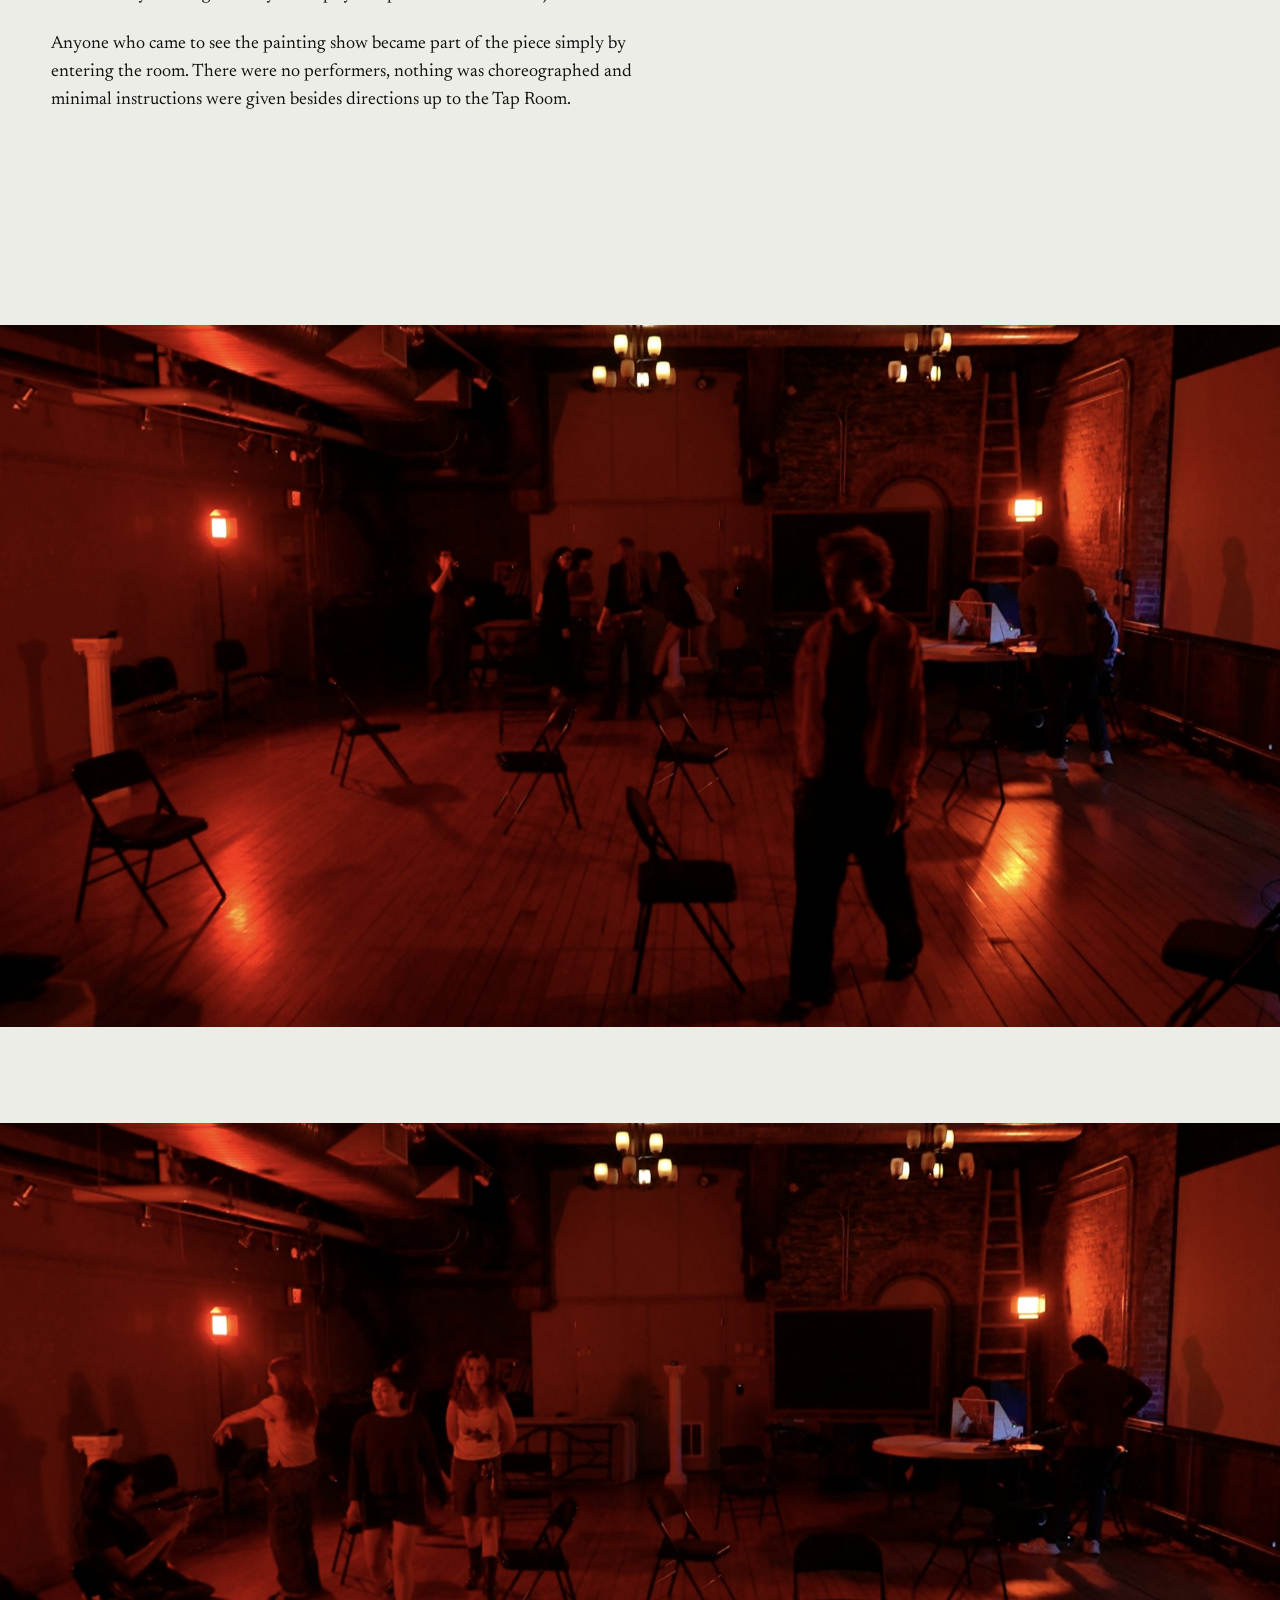
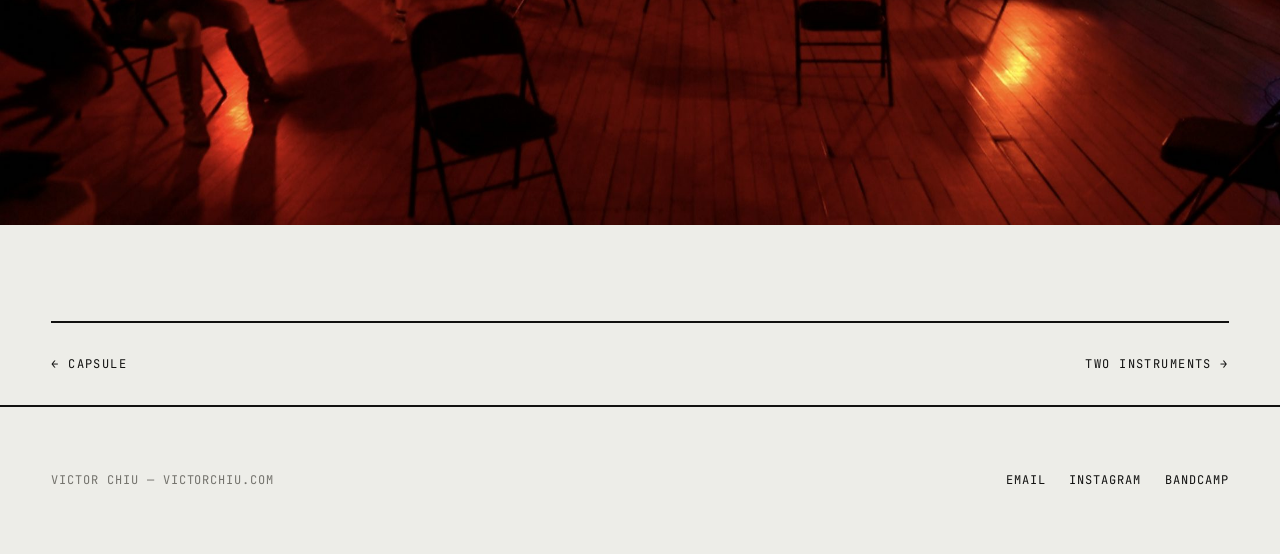
<file: tap-room.html>
<!DOCTYPE html>
<html lang="en">
<head>
<meta charset="utf-8">
<meta name="viewport" content="width=device-width, initial-scale=1">
<title>Tap Room — Victor Chiu</title>
<meta name="description" content="Motion Detect Synth: a room-scale motion-responsive synthesis system built in Max/MSP/Jitter, where four cameras turn movement through a space into a seven-voice ensemble. RISD Memorial Hall, 2026.">

<meta property="og:title" content="Tap Room — Victor Chiu">
<meta property="og:description" content="Motion-responsive synthesis system and live performance, 2026.">
<meta property="og:url" content="https://www.victorchiu.com/tap-room.html">
<meta property="og:image" content="https://www.victorchiu.com/images/taproom-01.jpg">
<meta property="og:type" content="article">

<link rel="icon" type="image/png" href="favicon.png">
<link rel="apple-touch-icon" href="apple-touch-icon.png">
<link rel="preconnect" href="https://fonts.googleapis.com">
<link rel="preconnect" href="https://fonts.gstatic.com" crossorigin>
<link href="https://fonts.googleapis.com/css2?family=Archivo+Black&family=JetBrains+Mono:wght@400;700&family=Newsreader:ital,opsz,wght@0,6..72,400;0,6..72,500;0,6..72,600;1,6..72,400&display=swap" rel="stylesheet">
<link rel="stylesheet" href="style.css">
</head>
<body>

<header class="masthead">
  <div class="wrap">
    <a class="masthead-name" href="index.html">Victor Chiu</a>
    <nav class="nav" aria-label="Main">
      <a href="index.html">Works</a>
      <a href="paintings.html">Paintings</a>
      <a href="writing.html">Writing</a>
      <a href="about.html">About</a>
    </nav>
  </div>
</header>

<main>

  <div class="wrap">
    <div class="article-head">
      <p class="eyebrow">Iteration / Improvisation / Exercise &mdash; Motion-Responsive Synthesis</p>
      <h1 class="article-title">Tap Room</h1>
    </div>

    <table class="facts">
      <tr><th>Year</th><td>2026</td></tr>
      <tr><th>System</th><td>Motion Detect Synth &mdash; system and live performance</td></tr>
      <tr><th>Materials</th><td>USB webcams, laptop, Max/MSP/Jitter, self-assembled modular synthesizer, MIDI controller, audio interface, speakers, subwoofers</td></tr>
    </table>
  </div>

<div class="wrap">
    <figure class="figure fig-measure" style="margin-top:0">
      <div class="video-frame">
        <iframe src="https://www.youtube.com/embed/3hrxCINPFHE?rel=0&amp;modestbranding=1&amp;playsinline=1"
                title="Motion Detect Synth — performance at Repeat After Me, RISD Memorial Hall Tap Room, 2026"
                allow="fullscreen" allowfullscreen loading="lazy"></iframe>
      </div>
    </figure>
  </div>

  <div class="wrap">
    <div class="prose">
      <h2>Overview</h2>
      <p>Tap Room in its essence is a room scale motion responsive performance
        system that I developed through Max MSP Jitter in which the movement of
        bodies through space becomes data for musical input. Four cameras in
        total, three webcams mounted on pedestals and a laptop webcam, are
        mapped to different regions of the space. It continuously feeds human
        motion based on light into MIDI data that triggers and shapes a seven
        voice synthesis system in Max. The audience and performers do not play
        any instrument in the traditional sense. The room becomes the
        instrument, thus any movement is its notation. This project plays on the
        idea of trust or rather distrust. The system simply watches. It offers
        no interface, no instructions, no imagery of what it sees. The space
        encircles the senses and sound is evidence.</p>
    </div>
  </div>

  <div class="wrap">
    <div class="band-label" style="border-top: var(--rule-heavy); padding-top: 0.65rem;">
      <span>Concept</span>
      <span></span>
    </div>

    <div class="split">
      <div class="split-text prose" style="padding-top:0">
        <p>Every room that we set foot into already has opinions of its own,
          about how one should move through it. Fundamental to architecture,
          doorways call out at us, furniture arranges us, sightlines tell us
          where to stand and what deserves attention. It is choreographed and
          rehearsed. This performance enlarges such quiet, beneath the surface
          conditioning audible. Nothing in the room announces itself as an
          interface, no image is offered to the visitors. The moment of
          realization of oneself being observed.</p>

        <p>The system itself is built on a contradiction. Even though its
          mapping is deterministic, meaning that different zones are mapped to
          its respective voices, motion intensity to pitch register, fixed
          thresholds, yet it never truly performs the same way. Same room, same
          patch, same numbers yield different results each time. It is composed
          by whoever decides to walk through and the ways in which they walk
          through the space. It behaves like a graphic score, a complete set of
          rules that cannot really predict its own realization. Collective
          motion drives the whole field toward density losing control. The
          rules must be learned through moving, listening and trial and
          error.</p>

        <p>It is also under such circumstances where the performance can be
          honest. It does not celebrate surveillance technology. It takes the
          logic of surveillance, such as cameras, thresholds, continuous
          adjustment and measurement and turns it into something that
          surveillance was never able to offer due to its nature. Having the
          observed be aware of their observation. The room must confess each
          observation out loud. Where surveillance controls movement, self
          regulating under gaze, observation returned as sound creates a
          different circumstance. It invites people to move, try, and play. A
          gaze that produces movement rather than suppressing it. Even
          scattering the chairs plays an act in all of this, obstacles, like a
          playground, shaping how the bodies drift throughout the space
          therefore shaping the sound. Everything present within the zone is
          both input and out and listener, disturbing the very space they are
          trying to perceive.</p>
      </div>

      <div class="split-figs">
<figure class="figure fig-full">
          <img src="images/taproom-07.jpg" loading="lazy" decoding="async" alt="The Tap Room in its ordinary state: exposed brick, timber trusses, chandeliers, a projection screen, and rows of folding chairs facing front.">
      <figcaption>The Tap Room as it usually sits &mdash; everything pointed one way.</figcaption>
        </figure>
      </div>
    </div>
  </div>

  <div class="wrap">
    <div class="band-label" style="border-top: var(--rule-heavy); padding-top: 0.65rem;">
      <span>Technical System</span>
      <span></span>
    </div>

    <div class="prose">
      <h2>Vision and motion analysis</h2>
      <p>Each camera feed is captured in Max/Jitter at a deliberately low
        resolution of 80&times;60 pixels at 8 frames per second, enough to
        detect accurate motion and reduce CPU strain. Each frame is then
        converted to luminance using <code>jit.rgb2luma</code> and downsampled
        to a 10&times;10 float32 matrix, rendering the image down to a grid of
        light and dark brightness values. Motion is isolated through frame
        differencing with <code>jit.-</code>, subtracting each frame from the
        previous one so that only any change remains. The difference matrix is
        then passed through a threshold (<code>jit.&gt;</code>), with
        sensitivity tuned independently per zone with values ranging from 0.21
        to 0.3. This number was crucial for determining how much sound was
        happening in accordance to the movement. Afterwards it was smoothed
        with a downward slide (<code>jit.slide @slide_down 10</code>) so that
        energy decays naturally rather than sharp cut off. Each zone&rsquo;s
        matrix is then scanned and summed into a single continuous motion
        value, polled every 100ms.</p>
    </div>

<figure class="figure fig-plate">
      <img src="images/taproom-02.png" loading="lazy" decoding="async" alt="A Max/MSP patch showing the motion detection chain: jit.grab at 80 by 60 pixels, jit.rgb2luma, frame differencing with jit.minus, a threshold object, jit.slide smoothing, then scale and makenote objects feeding cycle~ and filtered noise.">
    </figure>

    <div class="prose">
      <h2>Motion to Sound</h2>
      <p>Each zone&rsquo;s motion value (0-100) is scaled into a MIDI pitch
        range that is unique to its voice, the lower frequency zone spanning
        notes 20-48, highest in my patch were 79-88, giving characters to these
        voices. These values drive seven independent voices with each camera
        mapping to two voices and one voice to a laptop webcam. The seven
        voices are as follows &mdash; Sub, SineHum, Bell, Air, Triangle,
        Percussive voice, and a VST plugin instrument via <code>makenote</code>
        object with voice specific durations ranging from 800ms to 2200ms. The
        native Max voices/synth are built from <code>cycle~</code>,
        <code>tri~</code>, and filtered noise shaped through <code>lores~</code>
        resonant lowpass filter at specific cutoffs, and <code>line~</code>
        ramps interpolating parameter changes to avoid zipper noise. Motion in
        different zones produce different notes with different instruments in
        different registers like a big ensemble.</p>
    </div>

<figure class="figure bleed no-crop">
      <img src="images/taproom-04.png" loading="lazy" decoding="async" alt="A wide Max patch showing seven parallel columns, each a complete camera-to-voice chain, labelled Bell, Sub, Air, sineHum, Triangle, Drum and Serum, with small live camera previews at the top of each.">
    </figure>

    <div class="prose">
      <h2>Processing and performance control</h2>
      <p>Seven voices are combined into a multichannel stream
        (<code>mc.combine~ 7</code>) and mixed to stereo. Two custom DSP
        processor built in <code>gen~</code> shapes the master output: first
        being a pitch shifter with a phasor driven sample delay crossfaded
        through 180 degree out of phase squared cosine window, with precise
        controls for window size, shift amount, and blur, as well as a Freeverb
        reverb with control over damping, diffusion and decay parameters.
        Beneath the motion-driven system, a DIY modular synthesizer provided a
        quiet ambient drone that comes in and out when the room fell still,
        such that stillness remains audible. During the performance, I operated
        a MIDI controller mapped to individual channel gains, master dry/wet
        and parameters on pitch shift and freeverb, live mixing the
        &ldquo;ensemble&rdquo; in response to the room. The full output was
        recorded to disk via <code>sfrecord~</code>.</p>
    </div>

    <div class="decision">
      <p><strong>Note:</strong> The system has no visual output. Projections of
        the camera feeds or motion matrices were considered, however it
        would&rsquo;ve restored vision as the authoritative sense, the very
        hierarchy the piece attempts at destabilizing. The only feedback the
        room offers is sound. The relationship between motion and sonic must be
        discovered by ear and body alone.</p>
    </div>

<figure class="figure fig-measure">
      <img src="images/taproom-03.png" loading="lazy" decoding="async" alt="A Max patch with pitch shift and Freeverb parameter controls on the left, and seven labelled channel faders on the right reading Bell, Sub, Air, SineHum, Triangle, Drum and Serum, above master dry and wet faders.">
    </figure>
  </div>

  <div class="wrap">
    <div class="band-label" style="border-top: var(--rule-heavy); padding-top: 0.65rem;">
      <span>Iterations and Engineering Trade offs</span>
      <span></span>
    </div>

    <div class="prose">
      <p>An earlier version of the system was inspired by beam-based motion
        synthesis experiment I had researched where it took a totally different
        approach. The camera image was divided into twenty vertical beams with
        each being assigned to a fixed pitch from a hand tuned scale, and the
        motion matrix was read at audio rate using <code>mc.jit.peek~</code>
        driven by a scanning <code>phasor~</code>. Therefore, movement through
        a beam excites its own voice in a 20-channel <code>mc.cycle~</code>
        oscillator bank. It is analogous to having the room strung like a harp.
        This version of the system required the camera to capture at a higher
        resolution (160&times;120 pixels, analyzed and tested on both
        20&times;20 and 30&times;30 grids) with more sensitive thresholds and
        audio rate response was beautiful at times. Practically, the CPU had a
        hard time handling everything. Audio rate peeking into 400 cell
        matrices across multiple simultaneous camera feeds left me with
        noticeable latency and hard capped the system to three cameras,
        sometimes two. Stability became a real issue and the system could not
        scale to the whole room. The final resolution had to have been an
        architectural redesign in response. Motion analysis moved from audio
        rate to control rate, polled every 100ms, capture resolution dropped to
        80&times;60 on a 10&times;10 grid and continuous excitation was
        replaced with event based note generation in which the overlapping
        durations preserve the perception of continuity at a fraction of the
        computational loss. It is important to note the trade off ultimately
        sacrificed granular responsiveness for stability and reliability, seven
        reliable, controllable zones instead of twenty beams that were at most
        times unpredictable.</p>
    </div>

<figure class="figure fig-plate">
      <img src="images/taproom-05.png" loading="lazy" decoding="async" alt="The earlier Max patch: jit.grab at 160 by 120, a jit.matrix named beams holding 400 values, a scanning phasor driving mc.jit.peek~, and a twenty-channel mc.cycle~ oscillator bank fed by three lists of MIDI note numbers.">
    </figure>

    <div class="prose">
      <p>Raw frame difference values were extremely noisy, fluctuating with
        camera grain, lighting shift and the actual quality of each individual
        camera, which initially caused the synthesis to jump erratically. It is
        also at this point I recognized the laptop&rsquo;s (Macbook) inability
        to recognize two of the same webcam with the same model and it had had
        to be distinct models of webcams. The solution was built in layers from
        <code>jit.slide</code> putting threshold to reject sub-movement noise,
        smoothing so that energy decays gradually, and <code>line~</code>
        interpolation ramps so that parameter changes glide instead of step,
        eliminating any audible zipper noise. Sensitivity itself also became a
        key parameter compositionally, with the zone&rsquo;s threshold tuned
        independently.</p>
    </div>

<figure class="figure fig-measure">
      <img src="images/taproom-06.jpg" loading="lazy" decoding="async" alt="Four people in a bright studio watching a projection screen, gathered around a small latex-covered arch on the floor with cables running from it.">
      <figcaption>An early test &mdash; the version that still had a visual output.</figcaption>
    </figure>
  </div>

  <div class="wrap">
    <div class="band-label" style="border-top: var(--rule-heavy); padding-top: 0.65rem;">
      <span>Site and Performance</span>
      <span></span>
    </div>

    <div class="prose">
      <p>The Motion Detect Synth system was performed during the Senior Group
        Painting Show titled &ldquo;Repeat After Me&rdquo; at the Rhode Island
        School of Design&rsquo;s Memorial Hall Tap Room and the site is
        inseparable from the work itself. Tap Room is traditionally one of
        RISD&rsquo;s sonically active spaces: a room used by student bands
        whose rehearsal echo down Benefit Street at night. The piece
        acknowledges that history rather than ignoring it, installing a
        listening system in a room already culturally marked as a place where
        sound is made. Bringing the space fully to life required speakers and
        subwoofers positioned through the room with an interface handling all
        the routing, so that the synthesis genuinely had a physical presence
        rather than just a heard one.</p>

      <p>Anyone who came to see the painting show became part of the piece
        simply by entering the room. There were no performers, nothing was
        choreographed and minimal instructions were given besides directions up
        to the Tap Room.</p>
    </div>
  </div>

<figure class="figure bleed">
    <img src="images/taproom-01.jpg" alt="A darkened hall washed in deep red light, folding chairs scattered across a wooden floor, a figure standing alone in the middle ground and others gathered at a table by a laptop.">
  </figure>

<figure class="figure bleed">
    <img src="images/taproom-08.jpg" loading="lazy" decoding="async" alt="Visitors moving through the red-lit hall among scattered folding chairs, one seated at the edge, others walking, a performer at a laptop on the far side.">
  </figure>

  <div class="wrap">
    <nav class="pager" aria-label="Project navigation">
      <a href="capsule.html">&larr; Capsule</a>
      <a href="two-instruments.html">Two Instruments &rarr;</a>
    </nav>
  </div>

</main>

<footer class="footer">
  <div class="wrap">
    <span>Victor Chiu &mdash; victorchiu.com</span>
    <div class="footer-links">
      <a href="mailto:vchiu004@gmail.com">Email</a>
      <a href="https://instagram.com/victor_ch1u" rel="noopener">Instagram</a>
      <a href="https://ednz.bandcamp.com" rel="noopener">Bandcamp</a>
    </div>
  </div>
</footer>

</body>
</html>
</file>
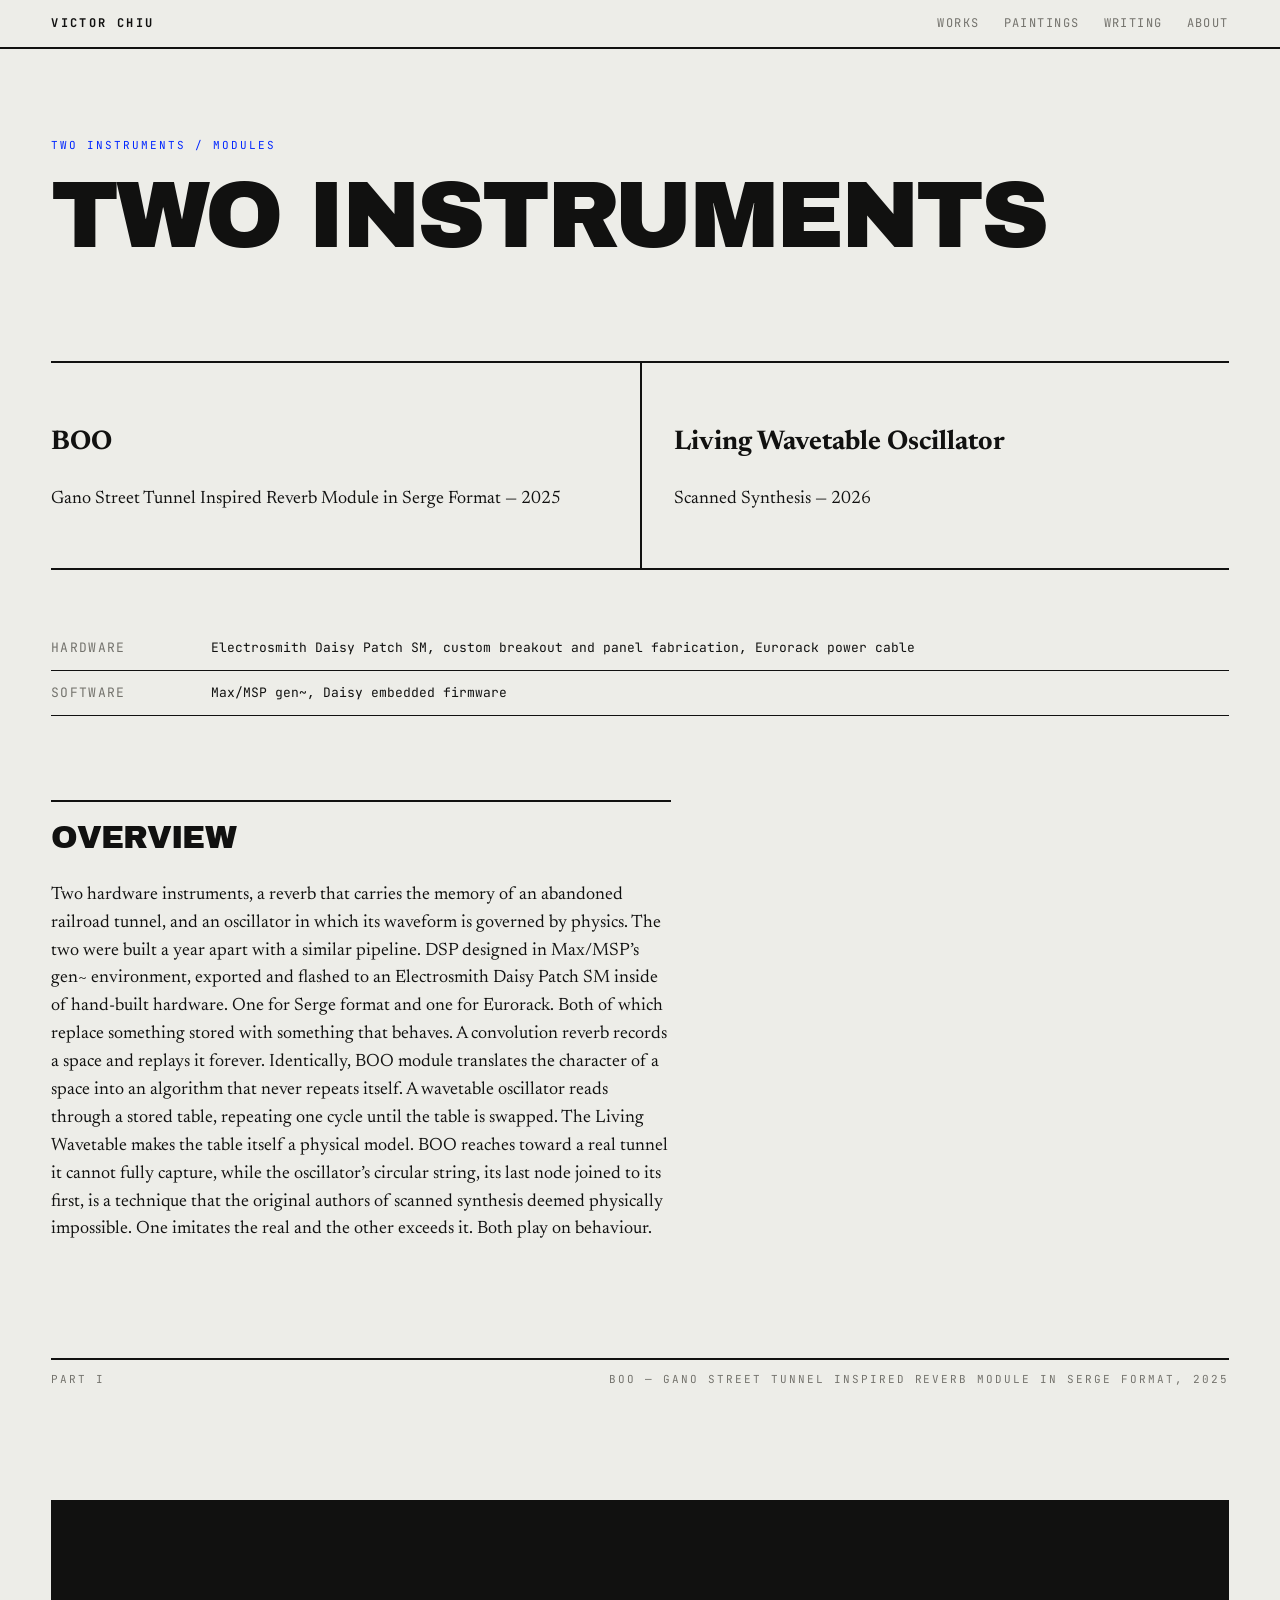
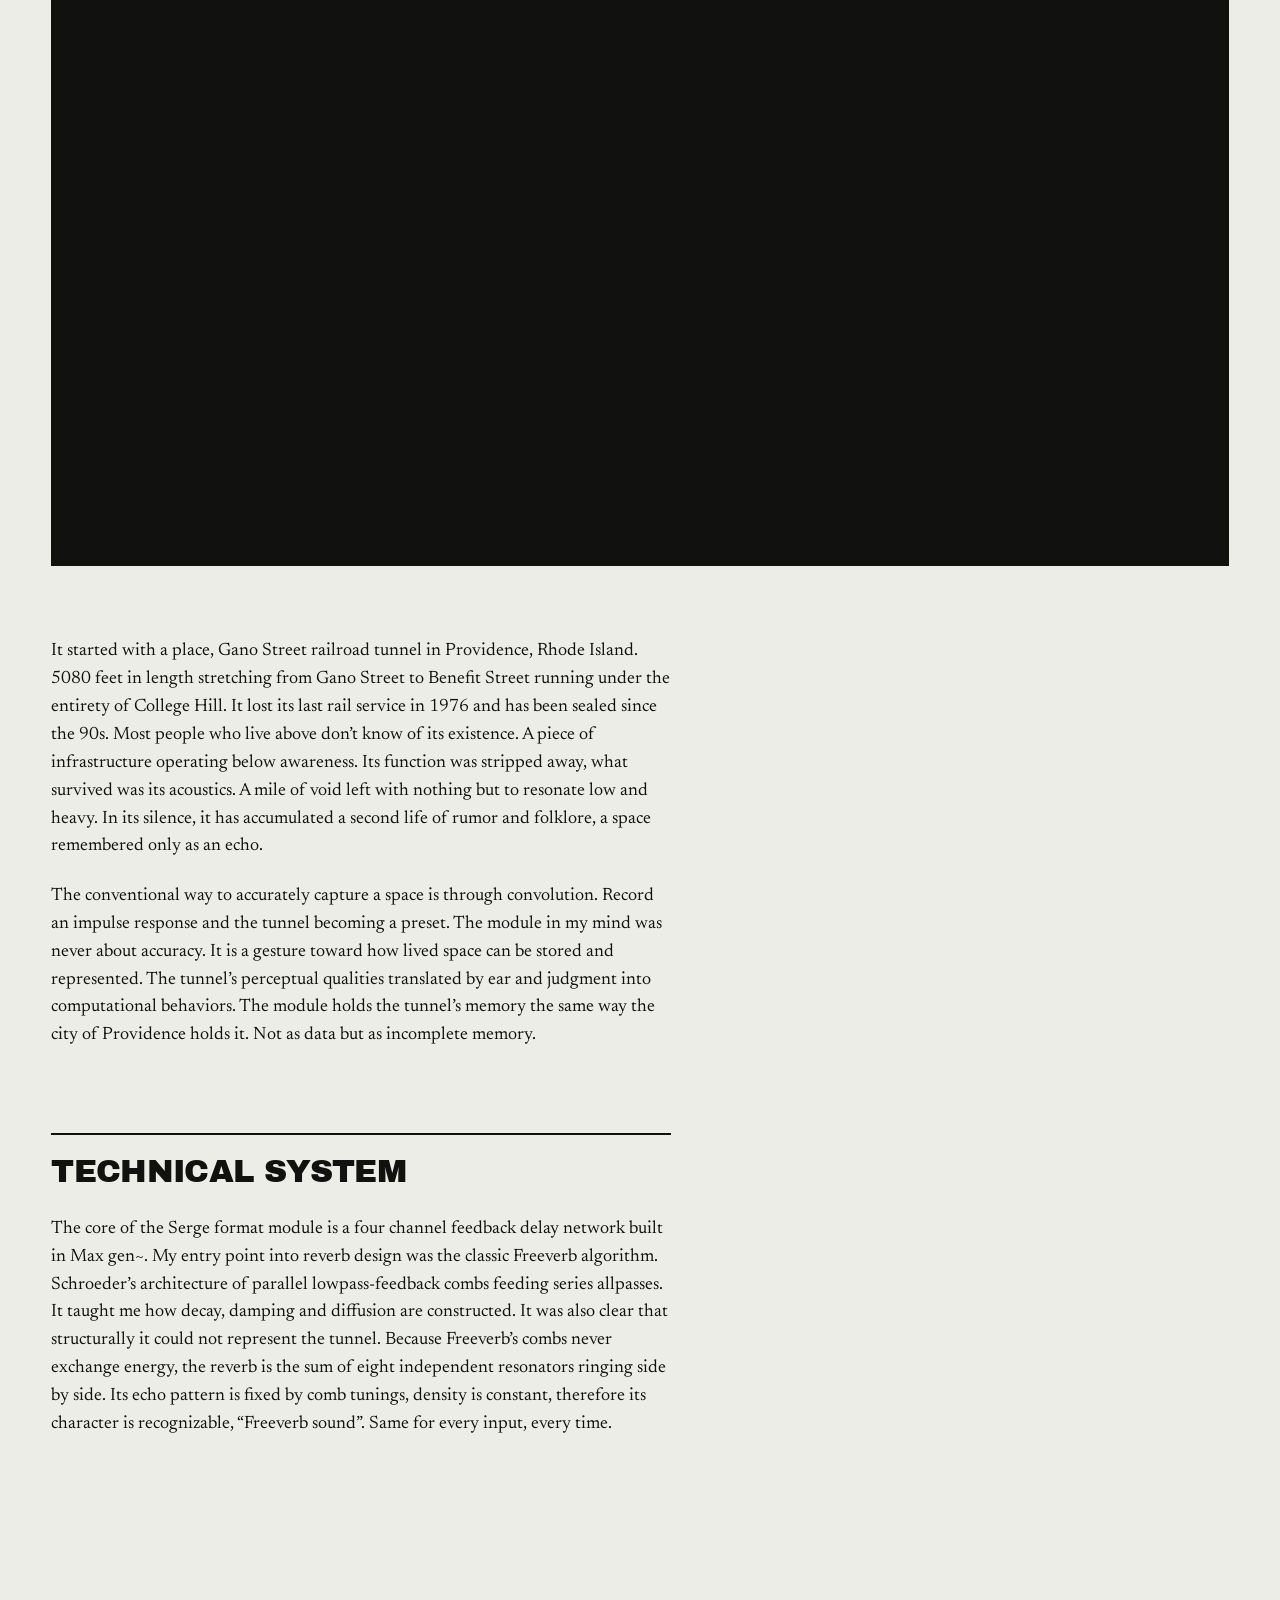
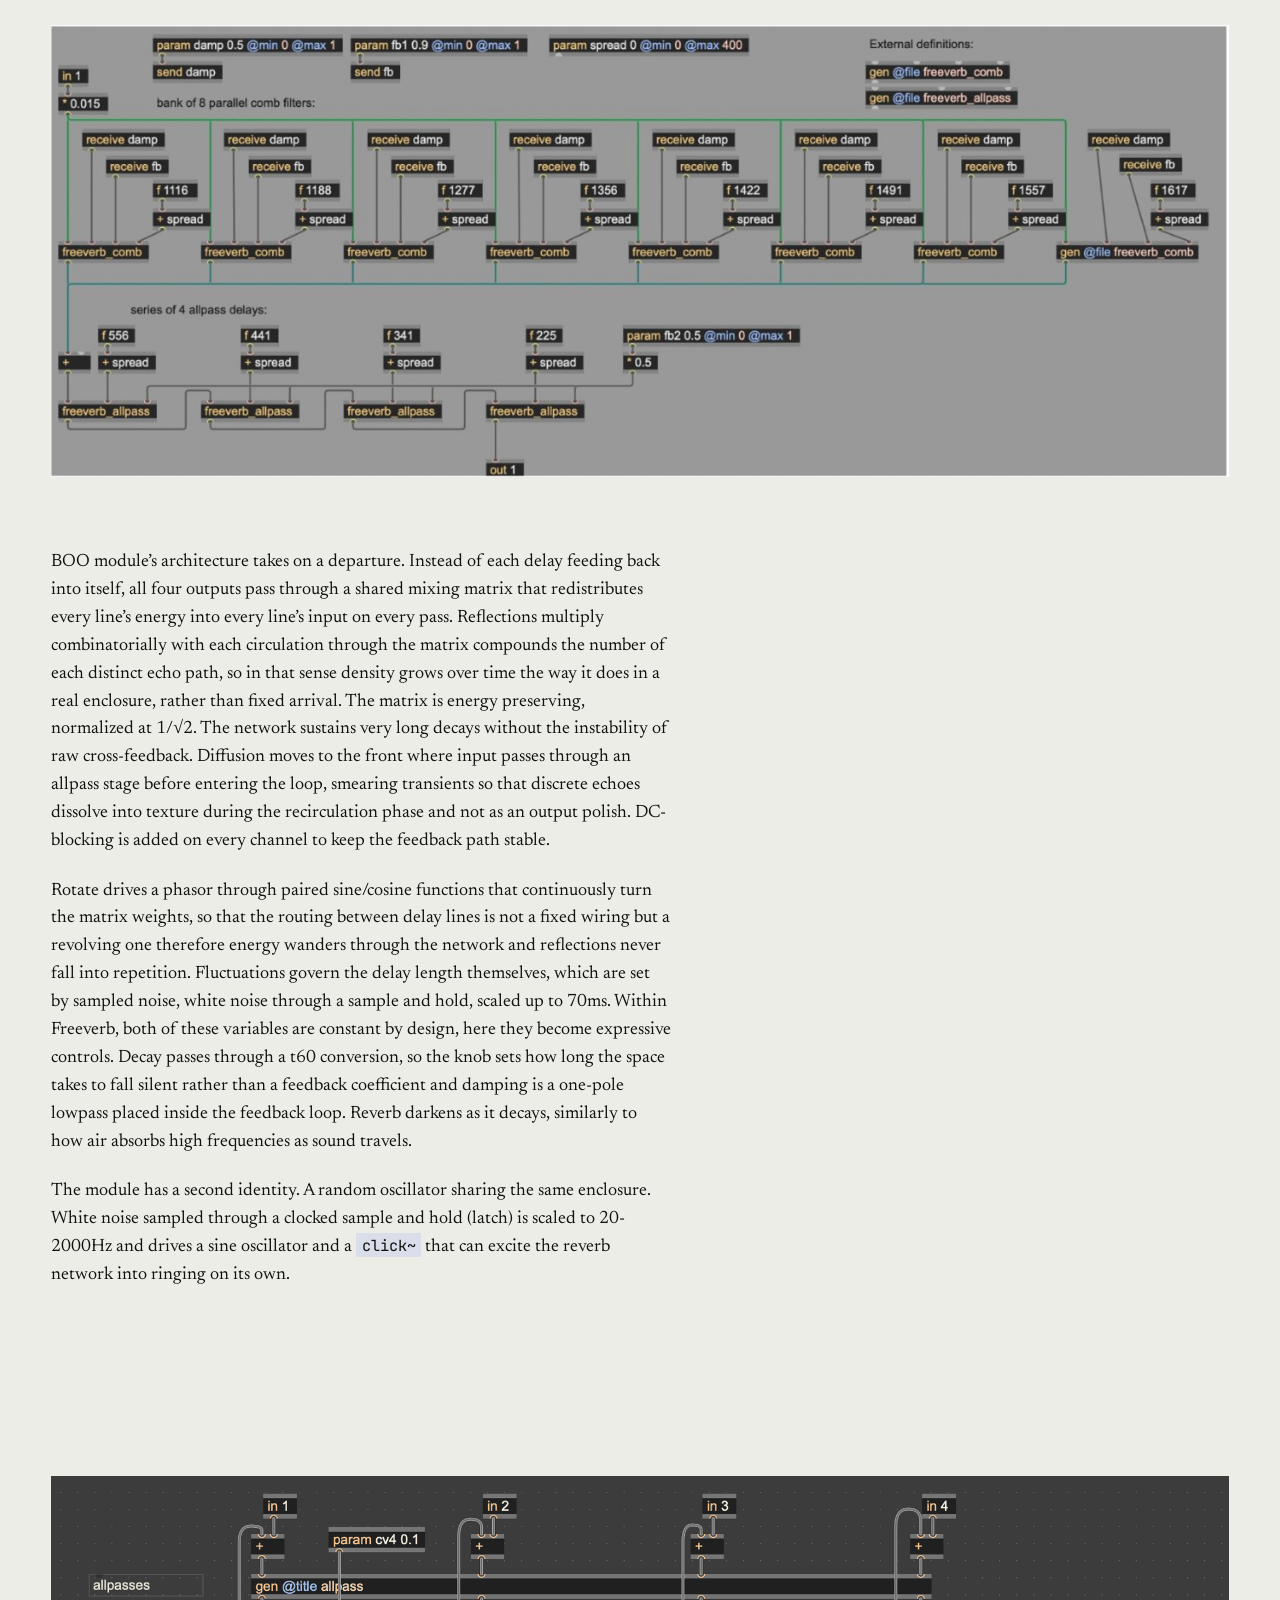
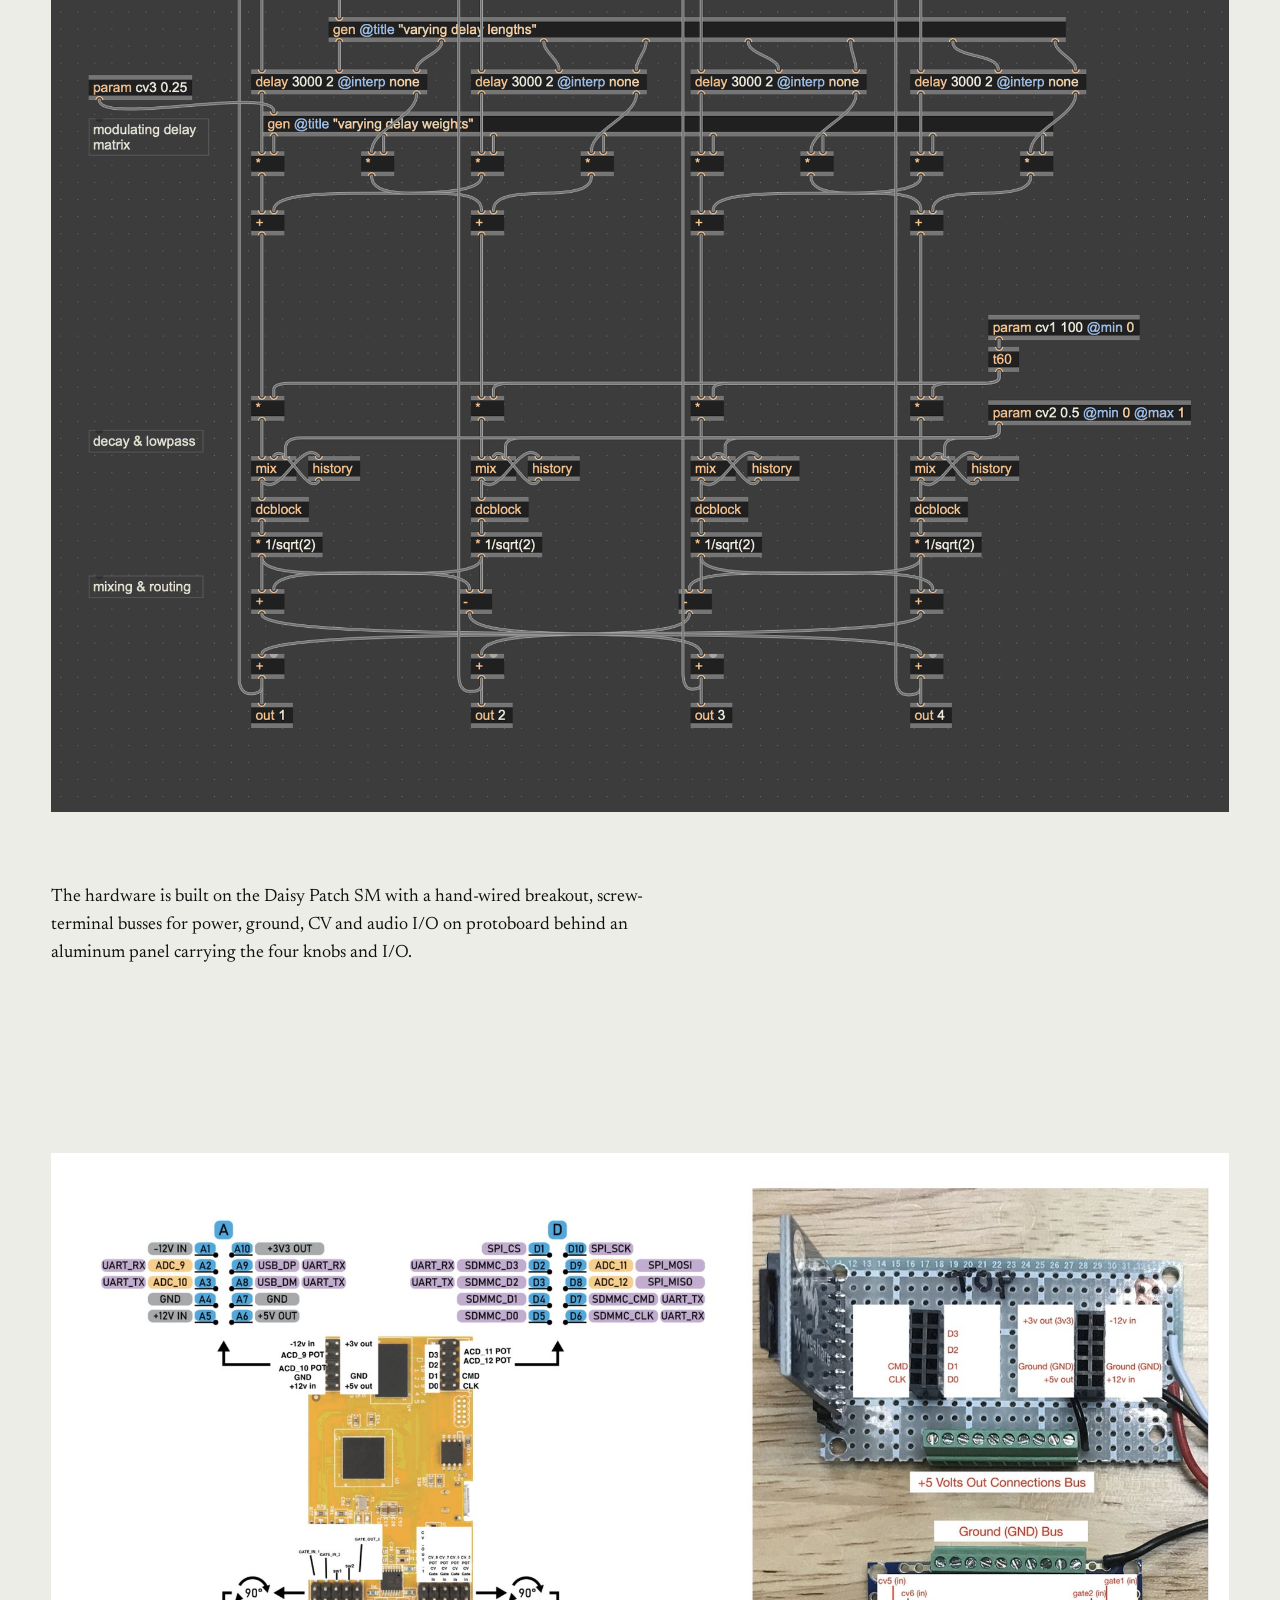
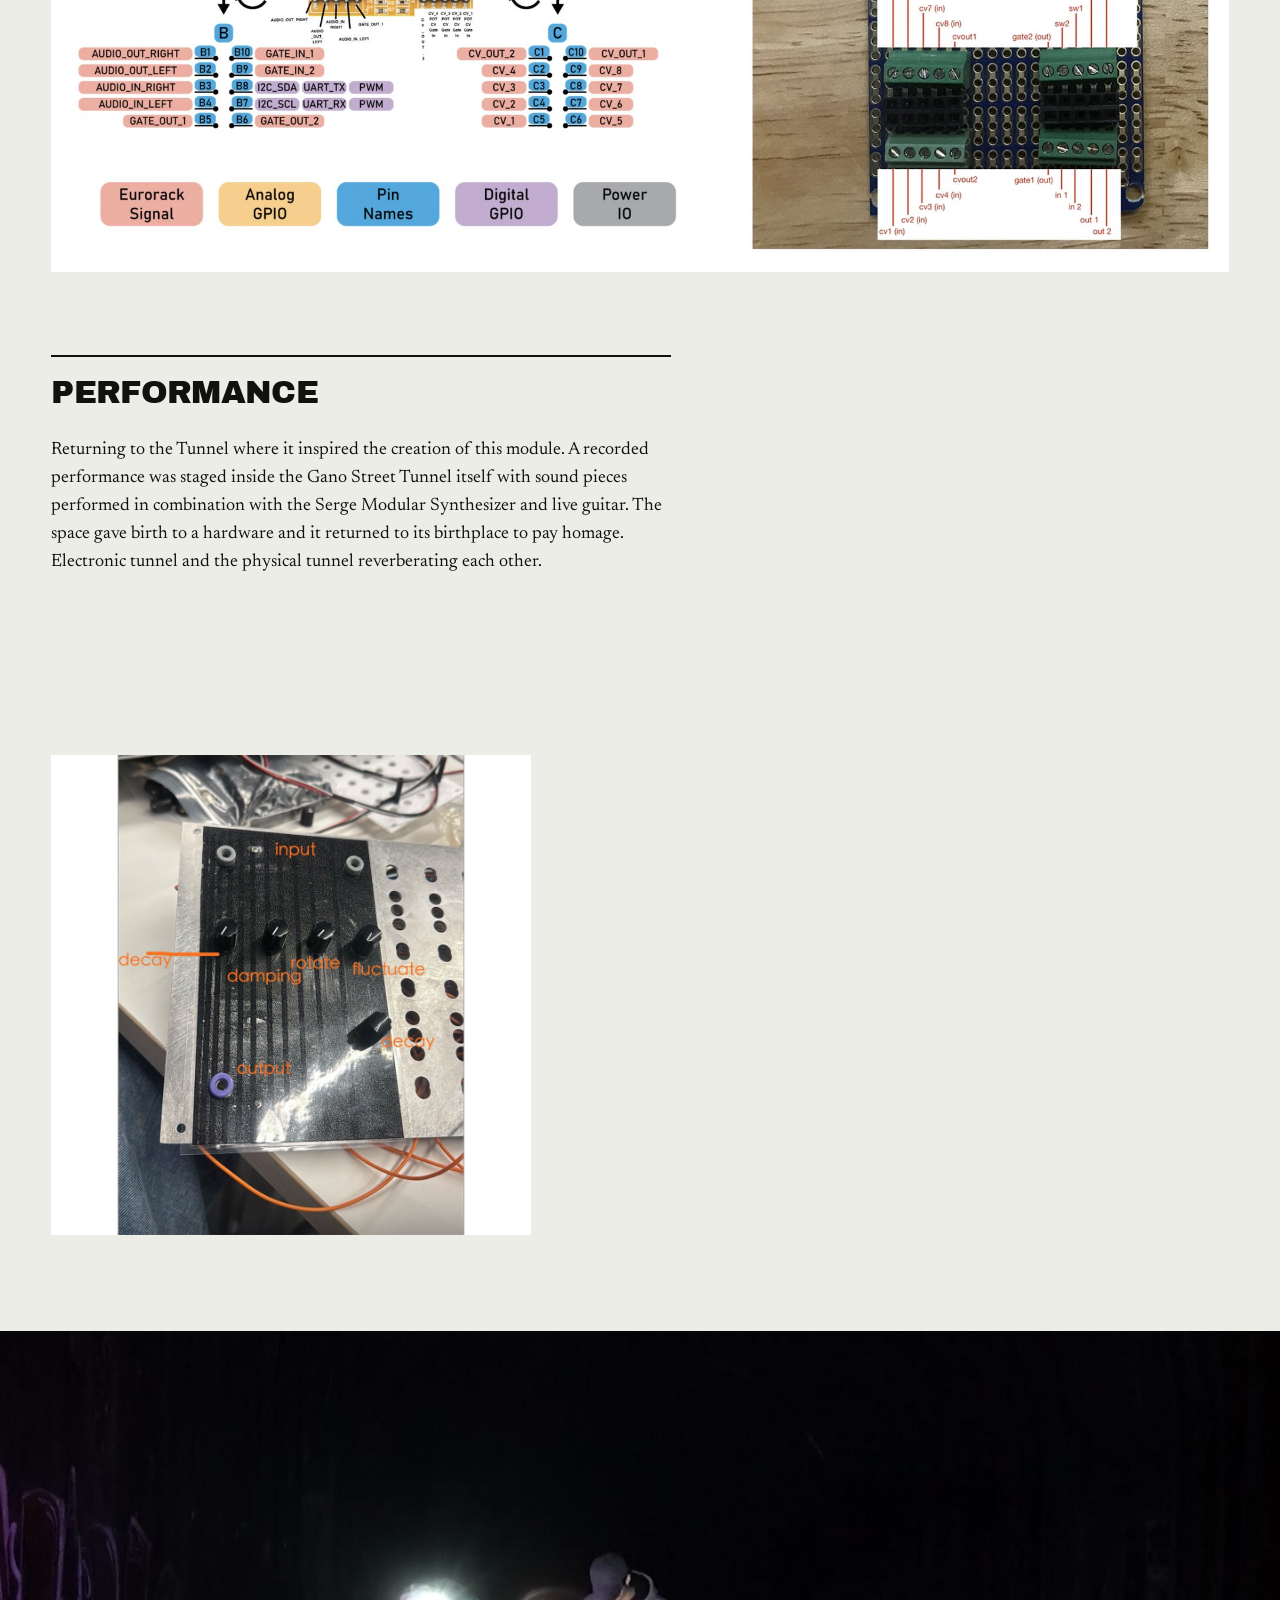
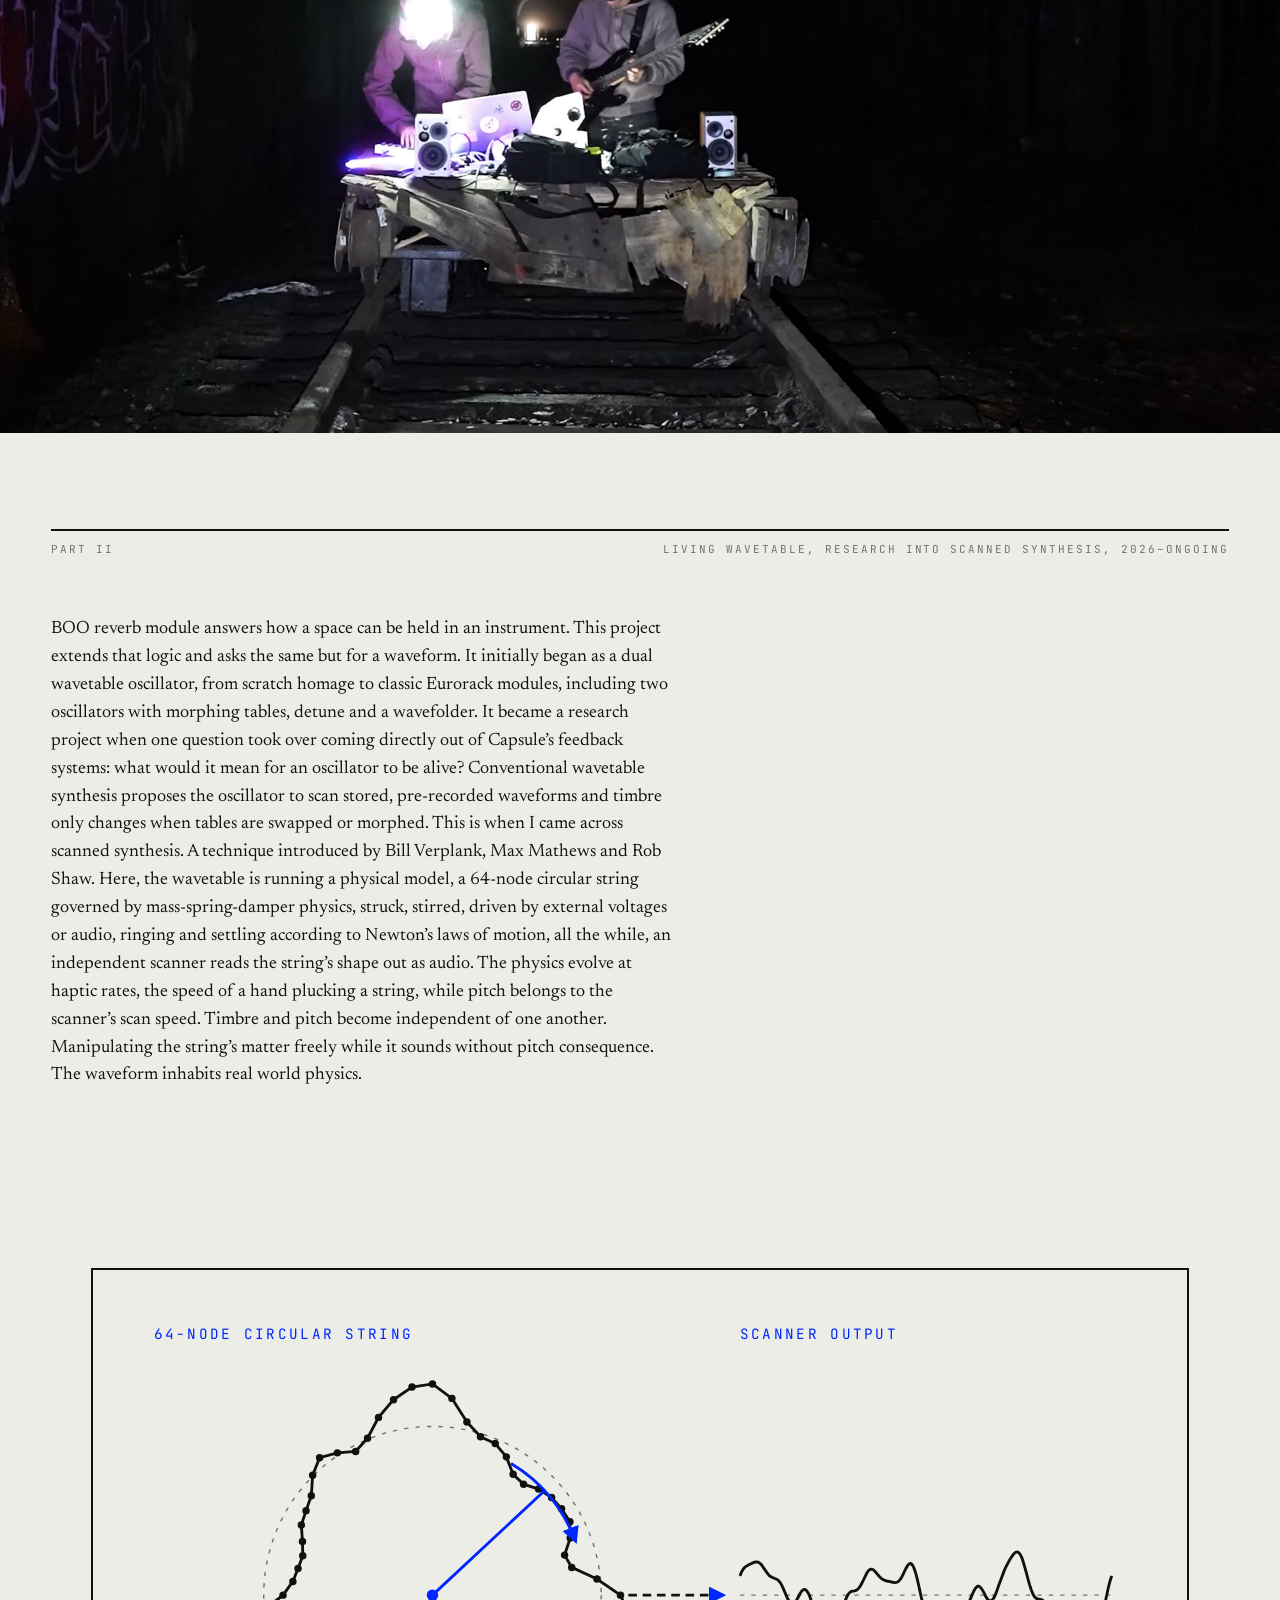
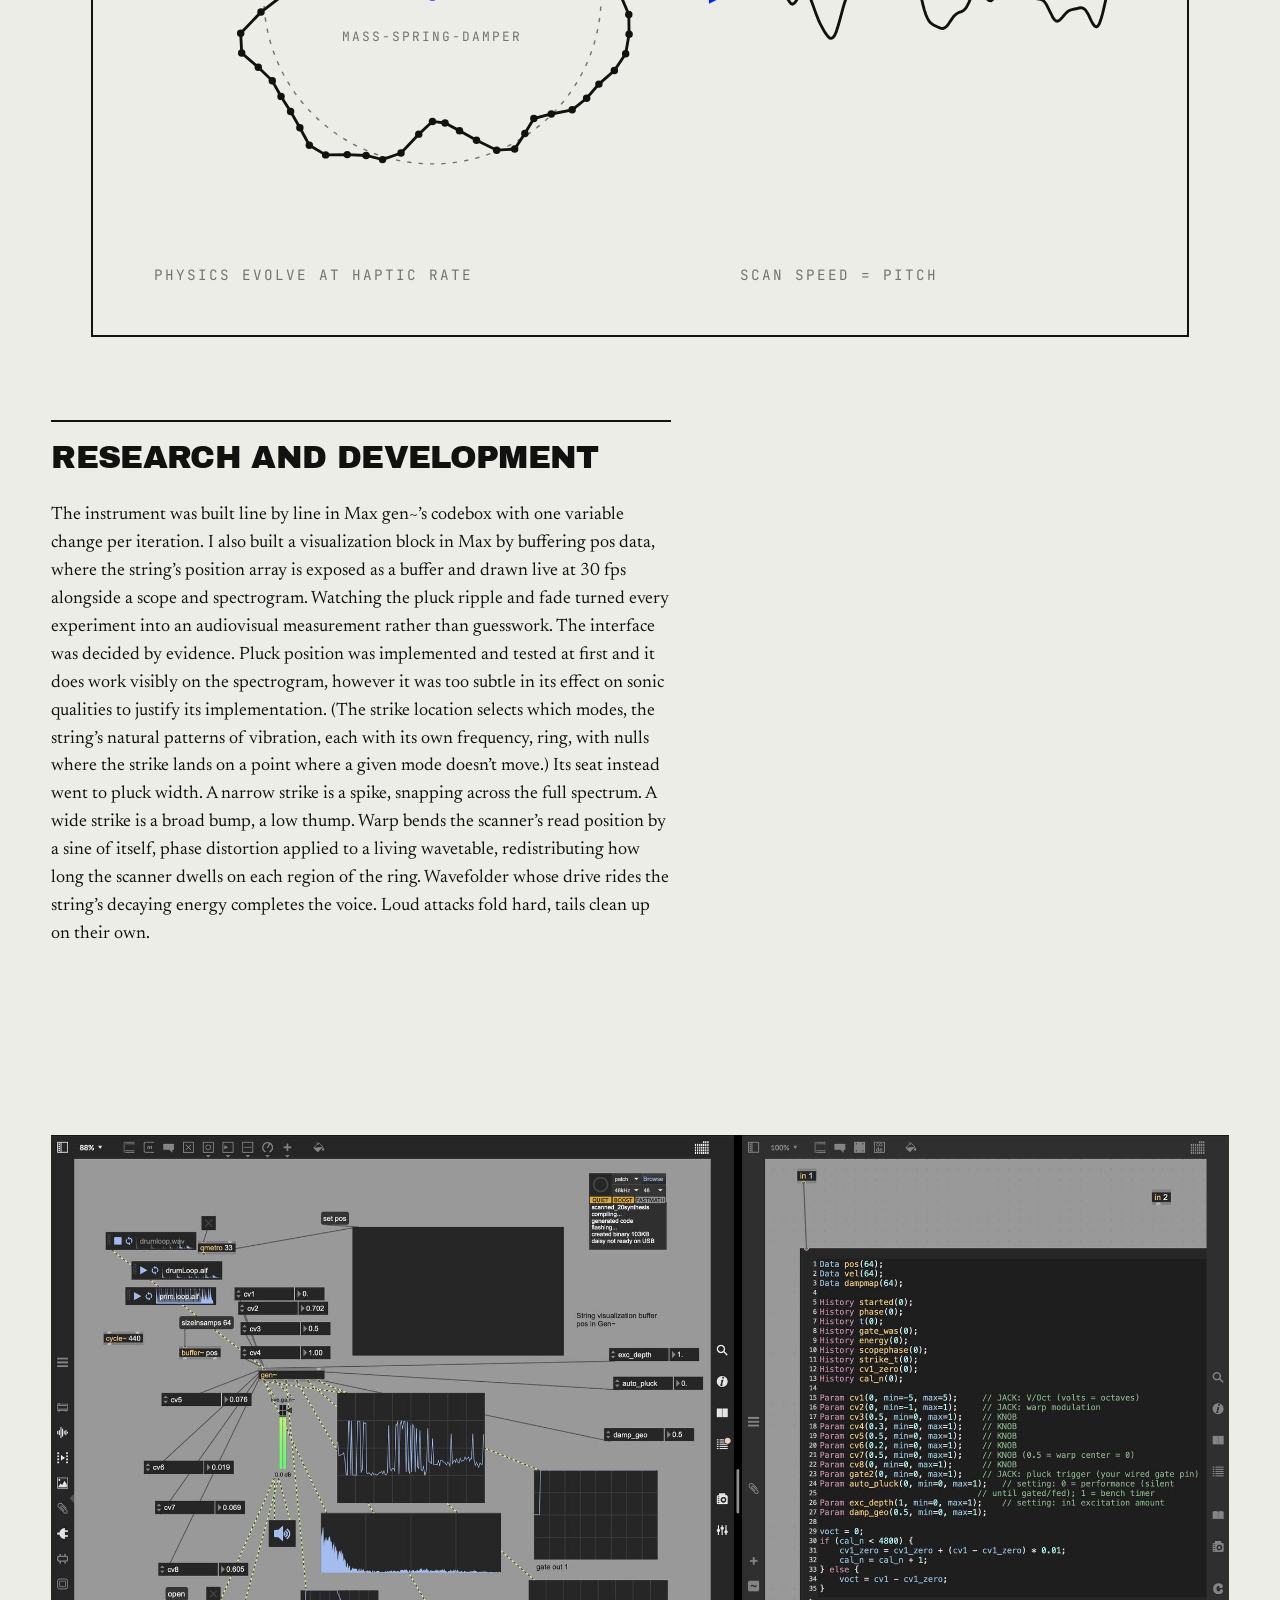
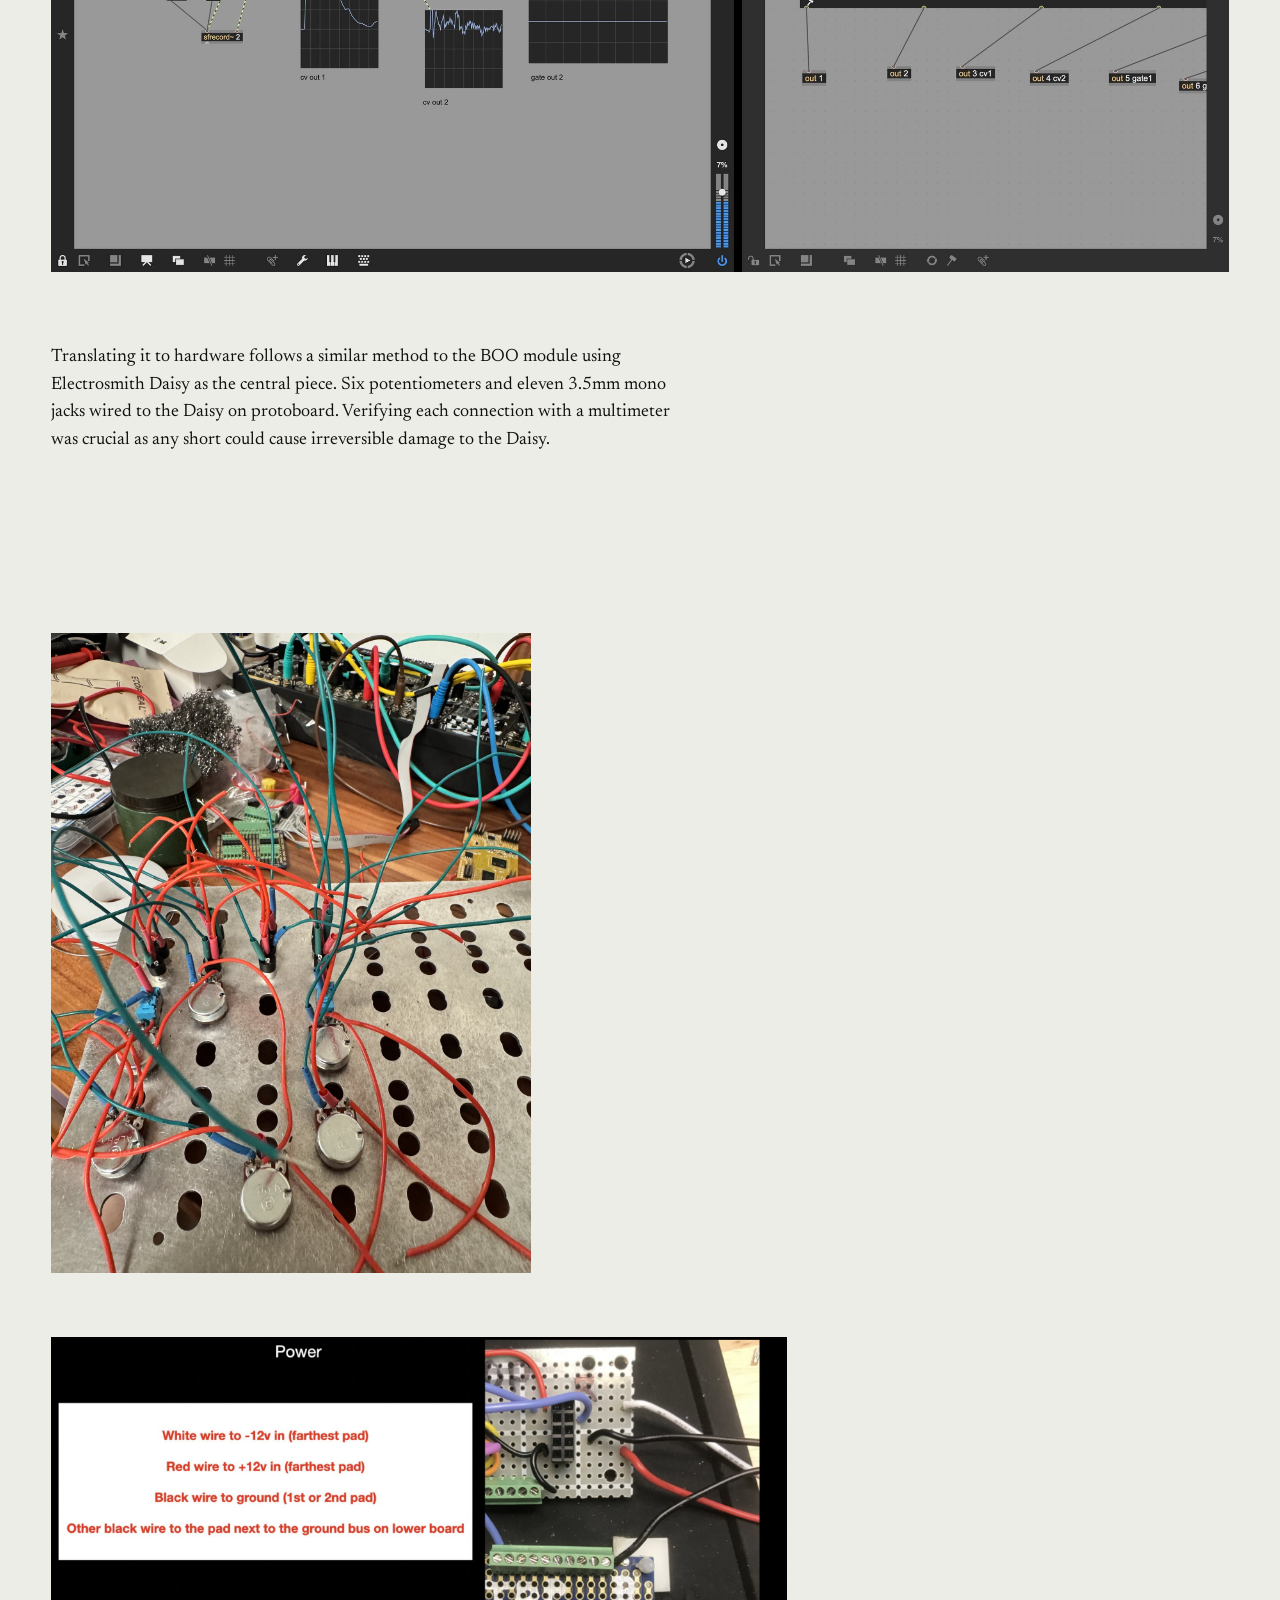
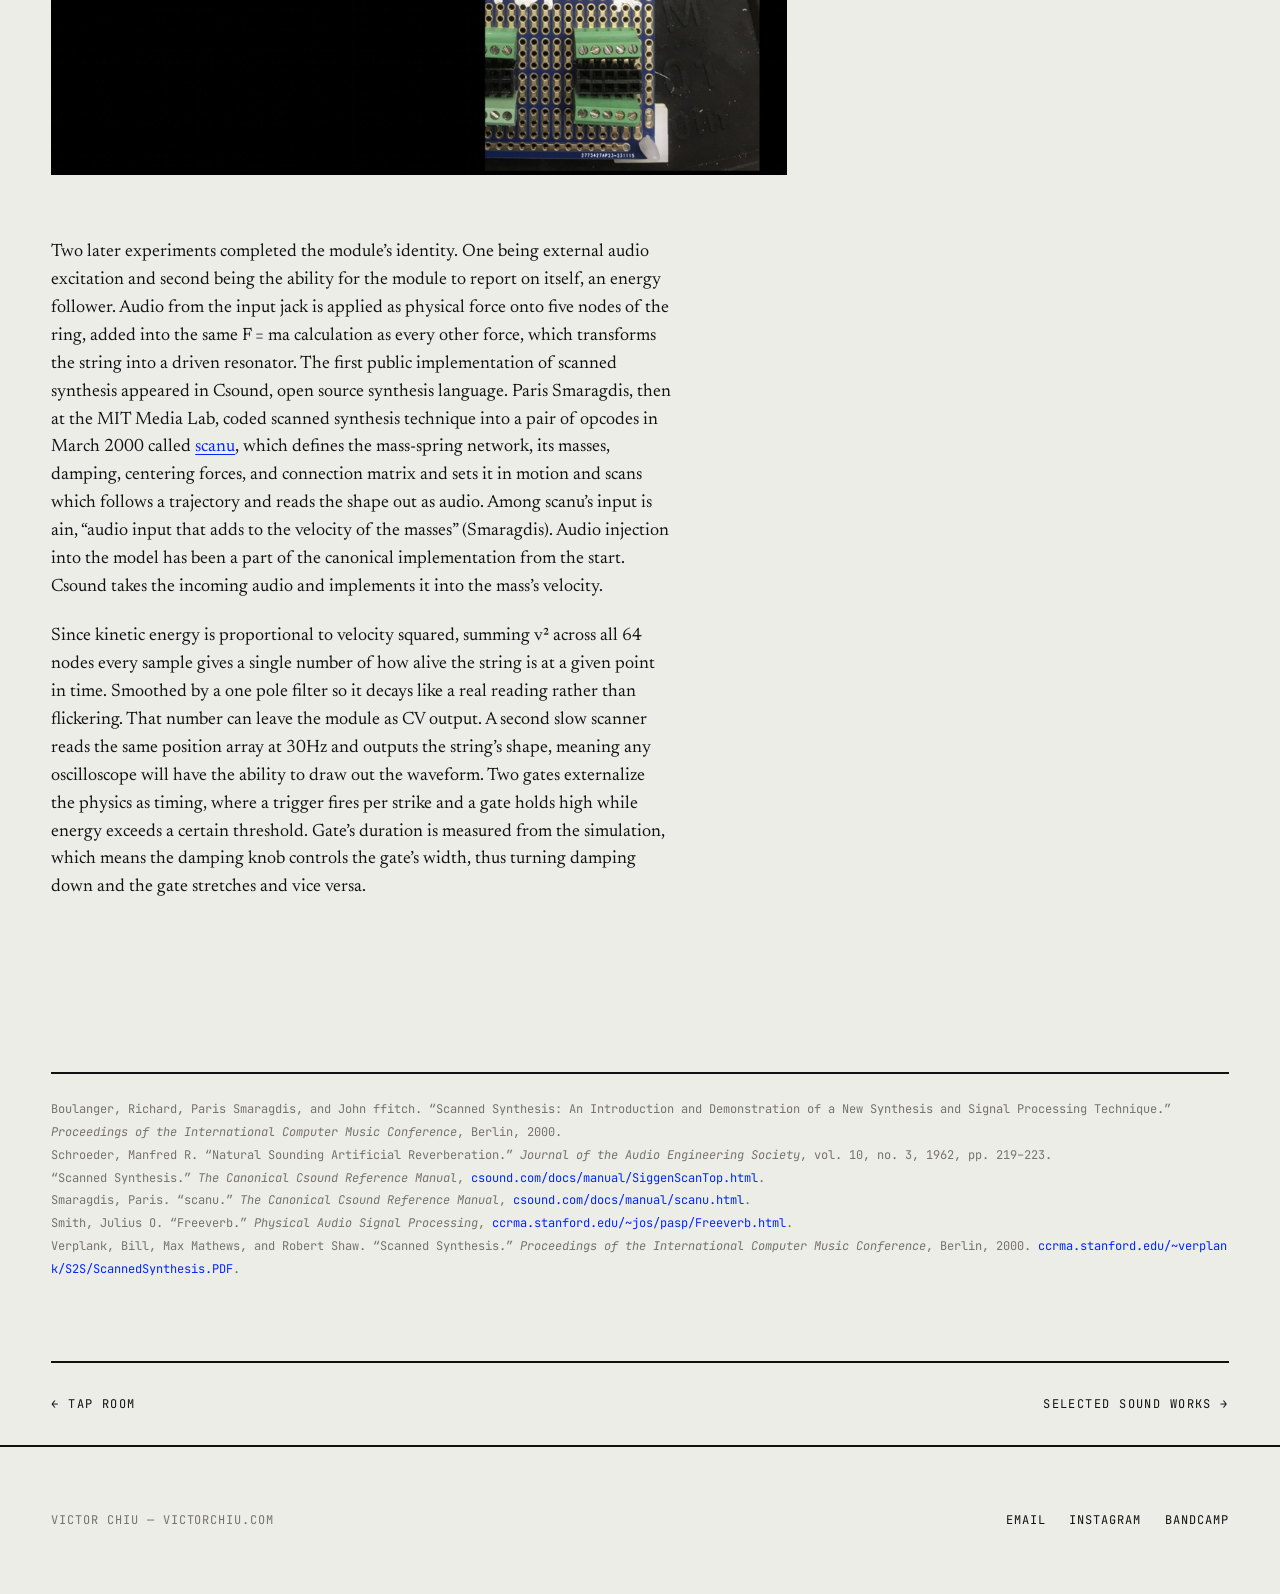
<file: two-instruments.html>
<!DOCTYPE html>
<html lang="en">
<head>
<meta charset="utf-8">
<meta name="viewport" content="width=device-width, initial-scale=1">
<title>Two Instruments — Victor Chiu</title>
<meta name="description" content="BOO, a feedback delay network reverb carrying the memory of a sealed railroad tunnel, and a Living Wavetable Oscillator built on a circular scanned-synthesis string. Both DSP designed in Max/MSP gen~ and flashed to Daisy Patch SM hardware.">

<meta property="og:title" content="Two Instruments — Victor Chiu">
<meta property="og:description" content="Two hardware modules: a tunnel reverb and a scanned synthesis oscillator.">
<meta property="og:url" content="https://www.victorchiu.com/two-instruments.html">
<meta property="og:image" content="https://www.victorchiu.com/images/twoinstrument-hover.jpg">
<meta property="og:type" content="article">

<link rel="icon" type="image/png" href="favicon.png">
<link rel="apple-touch-icon" href="apple-touch-icon.png">
<link rel="preconnect" href="https://fonts.googleapis.com">
<link rel="preconnect" href="https://fonts.gstatic.com" crossorigin>
<link href="https://fonts.googleapis.com/css2?family=Archivo+Black&family=JetBrains+Mono:wght@400;700&family=Newsreader:ital,opsz,wght@0,6..72,400;0,6..72,500;0,6..72,600;1,6..72,400&display=swap" rel="stylesheet">
<link rel="stylesheet" href="style.css">
</head>
<body>

<header class="masthead">
  <div class="wrap">
    <a class="masthead-name" href="index.html">Victor Chiu</a>
    <nav class="nav" aria-label="Main">
      <a href="index.html">Works</a>
      <a href="paintings.html">Paintings</a>
      <a href="writing.html">Writing</a>
      <a href="about.html">About</a>
    </nav>
  </div>
</header>

<main>

  <div class="wrap">
    <div class="article-head">
      <p class="eyebrow">Two Instruments / Modules</p>
      <h1 class="article-title">Two Instruments</h1>
    </div>

    <div class="diptych">
      <div>
        <h2>BOO</h2>
        <p>Gano Street Tunnel Inspired Reverb Module in Serge Format &mdash; 2025</p>
      </div>
      <div>
        <h2>Living Wavetable Oscillator</h2>
        <p>Scanned Synthesis &mdash; 2026</p>
      </div>
    </div>

    <table class="facts">
      <tr><th>Hardware</th><td>Electrosmith Daisy Patch SM, custom breakout and panel fabrication, Eurorack power cable</td></tr>
      <tr><th>Software</th><td>Max/MSP gen~, Daisy embedded firmware</td></tr>
    </table>

    <div class="prose">
      <h2>Overview</h2>
      <p>Two hardware instruments, a reverb that carries the memory of an
        abandoned railroad tunnel, and an oscillator in which its waveform is
        governed by physics. The two were built a year apart with a similar
        pipeline. DSP designed in Max/MSP&rsquo;s gen~ environment, exported
        and flashed to an Electrosmith Daisy Patch SM inside of hand-built
        hardware. One for Serge format and one for Eurorack. Both of which
        replace something stored with something that behaves. A convolution
        reverb records a space and replays it forever. Identically, BOO module
        translates the character of a space into an algorithm that never
        repeats itself. A wavetable oscillator reads through a stored table,
        repeating one cycle until the table is swapped. The Living Wavetable
        makes the table itself a physical model. BOO reaches toward a real
        tunnel it cannot fully capture, while the oscillator&rsquo;s circular
        string, its last node joined to its first, is a technique that the
        original authors of scanned synthesis deemed physically impossible. One
        imitates the real and the other exceeds it. Both play on behaviour.</p>
    </div>
  </div>

  <div class="wrap">
    <div class="band-label" style="border-top: var(--rule-heavy); padding-top: 0.65rem;">
      <span>Part I</span>
      <span>BOO &mdash; Gano Street Tunnel Inspired Reverb Module in Serge Format, 2025</span>
    </div>

<figure class="figure fig-measure">
      <div class="video-frame">
        <iframe src="https://www.youtube.com/embed/wW24g3kvOOQ?rel=0&amp;modestbranding=1&amp;playsinline=1"
                title="BOO — tunnel reverb module, recorded performance in the Gano Street Tunnel, 2025"
                allow="fullscreen" allowfullscreen loading="lazy"></iframe>
      </div>
    </figure>

    <div class="prose">
      <p>It started with a place, Gano Street railroad tunnel in Providence,
        Rhode Island. 5080 feet in length stretching from Gano Street to
        Benefit Street running under the entirety of College Hill. It lost its
        last rail service in 1976 and has been sealed since the 90s. Most
        people who live above don&rsquo;t know of its existence. A piece of
        infrastructure operating below awareness. Its function was stripped
        away, what survived was its acoustics. A mile of void left with nothing
        but to resonate low and heavy. In its silence, it has accumulated a
        second life of rumor and folklore, a space remembered only as an
        echo.</p>

      <p>The conventional way to accurately capture a space is through
        convolution. Record an impulse response and the tunnel becoming a
        preset. The module in my mind was never about accuracy. It is a gesture
        toward how lived space can be stored and represented. The
        tunnel&rsquo;s perceptual qualities translated by ear and judgment into
        computational behaviors. The module holds the tunnel&rsquo;s memory the
        same way the city of Providence holds it. Not as data but as incomplete
        memory.</p>

      <h2>Technical system</h2>
      <p>The core of the Serge format module is a four channel feedback delay
        network built in Max gen~. My entry point into reverb design was the
        classic Freeverb algorithm. Schroeder&rsquo;s architecture of parallel
        lowpass-feedback combs feeding series allpasses. It taught me how
        decay, damping and diffusion are constructed. It was also clear that
        structurally it could not represent the tunnel. Because
        Freeverb&rsquo;s combs never exchange energy, the reverb is the sum of
        eight independent resonators ringing side by side. Its echo pattern is
        fixed by comb tunings, density is constant, therefore its character is
        recognizable, &ldquo;Freeverb sound&rdquo;. Same for every input, every
        time.</p>
    </div>

<figure class="figure fig-measure">
      <img src="images/twoinstrument-05.jpg" loading="lazy" decoding="async" alt="Freeverb rebuilt in gen~: a bank of eight parallel freeverb_comb filters at fixed tunings sharing damp and feedback parameters, summed into a series of four freeverb_allpass delays.">
    </figure>

    <div class="prose">
      <p>BOO module&rsquo;s architecture takes on a departure. Instead of each
        delay feeding back into itself, all four outputs pass through a shared
        mixing matrix that redistributes every line&rsquo;s energy into every
        line&rsquo;s input on every pass. Reflections multiply combinatorially
        with each circulation through the matrix compounds the number of each
        distinct echo path, so in that sense density grows over time the way it
        does in a real enclosure, rather than fixed arrival. The matrix is
        energy preserving, normalized at 1/&radic;2. The network sustains very
        long decays without the instability of raw cross-feedback. Diffusion
        moves to the front where input passes through an allpass stage before
        entering the loop, smearing transients so that discrete echoes dissolve
        into texture during the recirculation phase and not as an output
        polish. DC-blocking is added on every channel to keep the feedback path
        stable.</p>

      <p>Rotate drives a phasor through paired sine/cosine functions that
        continuously turn the matrix weights, so that the routing between delay
        lines is not a fixed wiring but a revolving one therefore energy
        wanders through the network and reflections never fall into
        repetition. Fluctuations govern the delay length themselves, which are
        set by sampled noise, white noise through a sample and hold, scaled up
        to 70ms. Within Freeverb, both of these variables are constant by
        design, here they become expressive controls. Decay passes through a
        t60 conversion, so the knob sets how long the space takes to fall
        silent rather than a feedback coefficient and damping is a one-pole
        lowpass placed inside the feedback loop. Reverb darkens as it decays,
        similarly to how air absorbs high frequencies as sound travels.</p>

      <p>The module has a second identity. A random oscillator sharing the same
        enclosure. White noise sampled through a clocked sample and hold
        (latch) is scaled to 20-2000Hz and drives a sine oscillator and a
        <code>click~</code> that can excite the reverb network into ringing on
        its own.</p>
    </div>

<figure class="figure fig-measure">
      <img src="images/twoinstrument-06.png" loading="lazy" decoding="async" alt="The BOO gen~ patch: four inputs through allpasses into four delay lines with varying lengths, a modulating delay matrix section rotating their weights, a t60 decay conversion, damping mix and history loops with DC blocking, and an energy-preserving mixing and routing stage to four outputs.">
    </figure>

    <div class="prose">
      <p>The hardware is built on the Daisy Patch SM with a hand-wired
        breakout, screw-terminal busses for power, ground, CV and audio I/O on
        protoboard behind an aluminum panel carrying the four knobs and
        I/O.</p>
    </div>

<figure class="figure fig-measure">
      <img src="images/twoinstrument-04.jpg" loading="lazy" decoding="async" alt="Left: the Daisy Patch SM pinout diagram with Eurorack signal, GPIO and power pins colour-coded. Right: the hand-wired protoboard build, screw-terminal busses labelled for plus five volts and ground, eight CV inputs, gates, switches and audio landed and annotated in red.">
    </figure>

    <div class="prose">
      <h2>Performance</h2>
      <p>Returning to the Tunnel where it inspired the creation of this module.
        A recorded performance was staged inside the Gano Street Tunnel itself
        with sound pieces performed in combination with the Serge Modular
        Synthesizer and live guitar. The space gave birth to a hardware and it
        returned to its birthplace to pay homage. Electronic tunnel and the
        physical tunnel reverberating each other.</p>
    </div>

    <figure class="figure fig-inset">
      <img src="images/twoinstrument-03.jpg" alt="The BOO module mid-build: a black panel with four knobs across the top annotated decay, damping, rotate and fluctuate, a fifth knob below, input jack at top and a violet output jack at lower left, orange banana cables on the bench.">
    </figure>
  </div>

<figure class="figure bleed">
      <img src="images/twoinstrument-07.jpg" loading="lazy" decoding="async" alt="Two performers at night inside the railroad tunnel, at an abandoned wooden maintenance cart loaded with a laptop, controller and two speakers — one lit by a headlamp at the controls, one playing electric guitar — the rails receding to a distant point of light at the far portal.">
    </figure>

  <div class="wrap">
    <div class="band-label" style="border-top: var(--rule-heavy); padding-top: 0.65rem;">
      <span>Part II</span>
      <span>Living Wavetable, research into scanned synthesis, 2026&ndash;ongoing</span>
    </div>

    <div class="prose">
      <p>BOO reverb module answers how a space can be held in an instrument.
        This project extends that logic and asks the same but for a waveform.
        It initially began as a dual wavetable oscillator, from scratch homage
        to classic Eurorack modules, including two oscillators with morphing
        tables, detune and a wavefolder. It became a research project when one
        question took over coming directly out of Capsule&rsquo;s feedback
        systems: what would it mean for an oscillator to be alive? Conventional
        wavetable synthesis proposes the oscillator to scan stored,
        pre-recorded waveforms and timbre only changes when tables are swapped
        or morphed. This is when I came across scanned synthesis. A technique
        introduced by Bill Verplank, Max Mathews and Rob Shaw. Here, the
        wavetable is running a physical model, a 64-node circular string
        governed by mass-spring-damper physics, struck, stirred, driven by
        external voltages or audio, ringing and settling according to
        Newton&rsquo;s laws of motion, all the while, an independent scanner
        reads the string&rsquo;s shape out as audio. The physics evolve at
        haptic rates, the speed of a hand plucking a string, while pitch
        belongs to the scanner&rsquo;s scan speed. Timbre and pitch become
        independent of one another. Manipulating the string&rsquo;s matter
        freely while it sounds without pitch consequence. The waveform inhabits
        real world physics.</p>
    </div>

    <figure class="diagram">
      <svg viewBox="0 0 720 420" xmlns="http://www.w3.org/2000/svg" role="img" aria-labelledby="ringTitle ringDesc">
<title id="ringTitle">The circular string and its scanner</title>
<desc id="ringDesc">A ring of 64 nodes displaced from rest by mass-spring-damper physics. A scanner travels around the ring and reads its shape out as an audio waveform, shown unrolled to the right.</desc>

<!-- rest position -->
<circle cx="215" cy="205" r="118" fill="none" stroke="var(--muted)" stroke-width="1" stroke-dasharray="3 5"/>

<!-- the string -->
<path d="M 346.5,205.0 L 352.3,218.5 L 352.5,232.3 L 350.1,246.0 L 342.2,257.7 L 331.4,267.2 L 322.8,277.1 L 312.7,285.2 L 298.1,288.1 L 285.9,291.3 L 279.6,301.8 L 272.5,312.6 L 259.9,313.4 L 245.8,306.5 L 233.9,299.8 L 223.8,294.4 L 215.0,293.3 L 205.4,302.2 L 193.0,315.4 L 180.1,320.0 L 168.6,317.1 L 155.4,316.5 L 140.3,316.7 L 128.9,309.9 L 122.3,297.7 L 115.8,286.4 L 109.1,275.8 L 103.0,264.9 L 93.2,255.4 L 81.6,245.5 L 80.9,231.7 L 95.1,216.8 L 110.5,205.0 L 117.4,195.4 L 121.0,186.3 L 124.3,177.5 L 124.1,167.4 L 123.3,156.0 L 126.6,145.9 L 130.3,135.5 L 131.2,121.2 L 136.1,108.9 L 148.5,105.5 L 161.3,104.5 L 169.6,95.3 L 177.3,80.7 L 187.8,68.3 L 200.7,59.5 L 215.0,57.3 L 228.6,67.4 L 239.1,83.9 L 248.6,94.2 L 258.9,99.0 L 266.7,108.3 L 271.4,120.5 L 278.7,127.4 L 289.2,130.8 L 298.3,136.7 L 305.3,144.6 L 311.1,153.6 L 311.3,165.1 L 307.4,177.0 L 312.4,185.6 L 330.0,193.7 Z" fill="none" stroke="var(--ink)" stroke-width="2"/>
<circle cx="346.5" cy="205.0" r="2.6" fill="var(--ink)"/><circle cx="352.3" cy="218.5" r="2.6" fill="var(--ink)"/><circle cx="352.5" cy="232.3" r="2.6" fill="var(--ink)"/><circle cx="350.1" cy="246.0" r="2.6" fill="var(--ink)"/><circle cx="342.2" cy="257.7" r="2.6" fill="var(--ink)"/><circle cx="331.4" cy="267.2" r="2.6" fill="var(--ink)"/><circle cx="322.8" cy="277.1" r="2.6" fill="var(--ink)"/><circle cx="312.7" cy="285.2" r="2.6" fill="var(--ink)"/><circle cx="298.1" cy="288.1" r="2.6" fill="var(--ink)"/><circle cx="285.9" cy="291.3" r="2.6" fill="var(--ink)"/><circle cx="279.6" cy="301.8" r="2.6" fill="var(--ink)"/><circle cx="272.5" cy="312.6" r="2.6" fill="var(--ink)"/><circle cx="259.9" cy="313.4" r="2.6" fill="var(--ink)"/><circle cx="245.8" cy="306.5" r="2.6" fill="var(--ink)"/><circle cx="233.9" cy="299.8" r="2.6" fill="var(--ink)"/><circle cx="223.8" cy="294.4" r="2.6" fill="var(--ink)"/><circle cx="215.0" cy="293.3" r="2.6" fill="var(--ink)"/><circle cx="205.4" cy="302.2" r="2.6" fill="var(--ink)"/><circle cx="193.0" cy="315.4" r="2.6" fill="var(--ink)"/><circle cx="180.1" cy="320.0" r="2.6" fill="var(--ink)"/><circle cx="168.6" cy="317.1" r="2.6" fill="var(--ink)"/><circle cx="155.4" cy="316.5" r="2.6" fill="var(--ink)"/><circle cx="140.3" cy="316.7" r="2.6" fill="var(--ink)"/><circle cx="128.9" cy="309.9" r="2.6" fill="var(--ink)"/><circle cx="122.3" cy="297.7" r="2.6" fill="var(--ink)"/><circle cx="115.8" cy="286.4" r="2.6" fill="var(--ink)"/><circle cx="109.1" cy="275.8" r="2.6" fill="var(--ink)"/><circle cx="103.0" cy="264.9" r="2.6" fill="var(--ink)"/><circle cx="93.2" cy="255.4" r="2.6" fill="var(--ink)"/><circle cx="81.6" cy="245.5" r="2.6" fill="var(--ink)"/><circle cx="80.9" cy="231.7" r="2.6" fill="var(--ink)"/><circle cx="95.1" cy="216.8" r="2.6" fill="var(--ink)"/><circle cx="110.5" cy="205.0" r="2.6" fill="var(--ink)"/><circle cx="117.4" cy="195.4" r="2.6" fill="var(--ink)"/><circle cx="121.0" cy="186.3" r="2.6" fill="var(--ink)"/><circle cx="124.3" cy="177.5" r="2.6" fill="var(--ink)"/><circle cx="124.1" cy="167.4" r="2.6" fill="var(--ink)"/><circle cx="123.3" cy="156.0" r="2.6" fill="var(--ink)"/><circle cx="126.6" cy="145.9" r="2.6" fill="var(--ink)"/><circle cx="130.3" cy="135.5" r="2.6" fill="var(--ink)"/><circle cx="131.2" cy="121.2" r="2.6" fill="var(--ink)"/><circle cx="136.1" cy="108.9" r="2.6" fill="var(--ink)"/><circle cx="148.5" cy="105.5" r="2.6" fill="var(--ink)"/><circle cx="161.3" cy="104.5" r="2.6" fill="var(--ink)"/><circle cx="169.6" cy="95.3" r="2.6" fill="var(--ink)"/><circle cx="177.3" cy="80.7" r="2.6" fill="var(--ink)"/><circle cx="187.8" cy="68.3" r="2.6" fill="var(--ink)"/><circle cx="200.7" cy="59.5" r="2.6" fill="var(--ink)"/><circle cx="215.0" cy="57.3" r="2.6" fill="var(--ink)"/><circle cx="228.6" cy="67.4" r="2.6" fill="var(--ink)"/><circle cx="239.1" cy="83.9" r="2.6" fill="var(--ink)"/><circle cx="248.6" cy="94.2" r="2.6" fill="var(--ink)"/><circle cx="258.9" cy="99.0" r="2.6" fill="var(--ink)"/><circle cx="266.7" cy="108.3" r="2.6" fill="var(--ink)"/><circle cx="271.4" cy="120.5" r="2.6" fill="var(--ink)"/><circle cx="278.7" cy="127.4" r="2.6" fill="var(--ink)"/><circle cx="289.2" cy="130.8" r="2.6" fill="var(--ink)"/><circle cx="298.3" cy="136.7" r="2.6" fill="var(--ink)"/><circle cx="305.3" cy="144.6" r="2.6" fill="var(--ink)"/><circle cx="311.1" cy="153.6" r="2.6" fill="var(--ink)"/><circle cx="311.3" cy="165.1" r="2.6" fill="var(--ink)"/><circle cx="307.4" cy="177.0" r="2.6" fill="var(--ink)"/><circle cx="312.4" cy="185.6" r="2.6" fill="var(--ink)"/><circle cx="330.0" cy="193.7" r="2.6" fill="var(--ink)"/>

<!-- scanner -->
<line x1="215" y1="205" x2="292.8" y2="132.5" stroke="var(--accent)" stroke-width="2"/>
<circle cx="215" cy="205" r="4" fill="var(--accent)"/>
<path d="M 270.0,113.0 A 108,108 0 0,1 315.0,167.0" fill="none" stroke="var(--accent)" stroke-width="2" marker-end="url(#ar)"/>

<defs>
<marker id="ar" viewBox="0 0 10 10" refX="8" refY="5" markerWidth="6" markerHeight="6" orient="auto-start-reverse">
<path d="M 0 0 L 10 5 L 0 10 z" fill="var(--accent)"/>
</marker>
</defs>

<!-- link across -->
<line x1="352" y1="205" x2="418" y2="205" stroke="var(--ink)" stroke-width="2" marker-end="url(#ar)" stroke-dasharray="6 4"/>

<!-- unrolled waveform -->
<line x1="430" y1="205" x2="690" y2="205" stroke="var(--muted)" stroke-width="1" stroke-dasharray="3 5"/>
<path d="M 430.0,191.5 L 431.1,188.9 L 432.2,187.0 L 433.2,185.7 L 434.3,184.9 L 435.4,184.2 L 436.5,183.6 L 437.6,183.1 L 438.7,182.6 L 439.8,182.1 L 440.8,181.8 L 441.9,181.7 L 443.0,182.1 L 444.1,182.8 L 445.2,183.9 L 446.2,185.4 L 447.3,187.0 L 448.4,188.6 L 449.5,190.1 L 450.6,191.3 L 451.7,192.1 L 452.8,192.7 L 453.8,193.1 L 454.9,193.5 L 456.0,194.0 L 457.1,194.9 L 458.2,196.2 L 459.2,198.0 L 460.3,200.3 L 461.4,202.9 L 462.5,205.5 L 463.6,207.9 L 464.7,209.8 L 465.8,211.0 L 466.8,211.3 L 467.9,210.8 L 469.0,209.5 L 470.1,207.7 L 471.2,205.6 L 472.2,203.6 L 473.3,202.0 L 474.4,201.1 L 475.5,201.0 L 476.6,201.8 L 477.7,203.4 L 478.8,205.7 L 479.8,208.5 L 480.9,211.5 L 482.0,214.6 L 483.1,217.6 L 484.2,220.4 L 485.2,223.0 L 486.3,225.3 L 487.4,227.4 L 488.5,229.4 L 489.6,231.2 L 490.7,232.8 L 491.8,234.1 L 492.8,235.0 L 493.9,235.2 L 495.0,234.7 L 496.1,233.3 L 497.2,231.1 L 498.2,228.0 L 499.3,224.3 L 500.4,220.3 L 501.5,216.1 L 502.6,212.2 L 503.7,208.8 L 504.8,206.1 L 505.8,204.2 L 506.9,203.0 L 508.0,202.4 L 509.1,202.2 L 510.2,202.0 L 511.2,201.7 L 512.3,201.0 L 513.4,199.8 L 514.5,198.1 L 515.6,196.0 L 516.7,193.7 L 517.8,191.5 L 518.8,189.4 L 519.9,187.9 L 521.0,187.0 L 522.1,186.8 L 523.2,187.2 L 524.2,188.1 L 525.3,189.3 L 526.4,190.6 L 527.5,191.9 L 528.6,193.0 L 529.7,193.9 L 530.8,194.4 L 531.8,194.8 L 532.9,195.1 L 534.0,195.3 L 535.1,195.5 L 536.2,195.8 L 537.2,196.0 L 538.3,196.2 L 539.4,196.1 L 540.5,195.6 L 541.6,194.6 L 542.7,193.1 L 543.8,191.2 L 544.8,189.0 L 545.9,186.7 L 547.0,184.7 L 548.1,183.3 L 549.2,182.8 L 550.2,183.3 L 551.3,185.0 L 552.4,187.9 L 553.5,191.7 L 554.6,196.3 L 555.7,201.3 L 556.8,206.3 L 557.8,211.0 L 558.9,215.1 L 560.0,218.5 L 561.1,221.1 L 562.2,223.0 L 563.2,224.3 L 564.3,225.1 L 565.4,225.8 L 566.5,226.4 L 567.6,226.9 L 568.7,227.4 L 569.8,227.9 L 570.8,228.2 L 571.9,228.3 L 573.0,227.9 L 574.1,227.2 L 575.2,226.1 L 576.2,224.6 L 577.3,223.0 L 578.4,221.4 L 579.5,219.9 L 580.6,218.7 L 581.7,217.9 L 582.8,217.3 L 583.8,216.9 L 584.9,216.5 L 586.0,216.0 L 587.1,215.1 L 588.2,213.8 L 589.2,212.0 L 590.3,209.7 L 591.4,207.1 L 592.5,204.5 L 593.6,202.1 L 594.7,200.2 L 595.8,199.0 L 596.8,198.7 L 597.9,199.2 L 599.0,200.5 L 600.1,202.3 L 601.2,204.4 L 602.2,206.4 L 603.3,208.0 L 604.4,208.9 L 605.5,209.0 L 606.6,208.2 L 607.7,206.6 L 608.8,204.3 L 609.8,201.5 L 610.9,198.5 L 612.0,195.4 L 613.1,192.4 L 614.2,189.6 L 615.2,187.0 L 616.3,184.7 L 617.4,182.6 L 618.5,180.6 L 619.6,178.8 L 620.7,177.2 L 621.8,175.9 L 622.8,175.0 L 623.9,174.8 L 625.0,175.3 L 626.1,176.7 L 627.2,178.9 L 628.2,182.0 L 629.3,185.7 L 630.4,189.7 L 631.5,193.9 L 632.6,197.8 L 633.7,201.2 L 634.8,203.9 L 635.8,205.8 L 636.9,207.0 L 638.0,207.6 L 639.1,207.8 L 640.2,208.0 L 641.2,208.3 L 642.3,209.0 L 643.4,210.2 L 644.5,211.9 L 645.6,214.0 L 646.7,216.3 L 647.8,218.5 L 648.8,220.6 L 649.9,222.1 L 651.0,223.0 L 652.1,223.2 L 653.2,222.8 L 654.2,221.9 L 655.3,220.7 L 656.4,219.4 L 657.5,218.1 L 658.6,217.0 L 659.7,216.1 L 660.8,215.6 L 661.8,215.2 L 662.9,214.9 L 664.0,214.7 L 665.1,214.5 L 666.2,214.2 L 667.2,214.0 L 668.3,213.8 L 669.4,213.9 L 670.5,214.4 L 671.6,215.4 L 672.7,216.9 L 673.8,218.8 L 674.8,221.0 L 675.9,223.3 L 677.0,225.3 L 678.1,226.7 L 679.2,227.2 L 680.2,226.7 L 681.3,225.0 L 682.4,222.1 L 683.5,218.3 L 684.6,213.7 L 685.7,208.7 L 686.8,203.7 L 687.8,199.0 L 688.9,194.9 L 690.0,191.5" fill="none" stroke="var(--ink)" stroke-width="2"/>

<!-- labels -->
<text x="215" y="211" text-anchor="middle" font-family="var(--mono)" font-size="9" letter-spacing="1.4" fill="var(--muted)" dy="26">MASS-SPRING-DAMPER</text>
<text x="20" y="26" font-family="var(--mono)" font-size="10" letter-spacing="1.6" fill="var(--accent)">64-NODE CIRCULAR STRING</text>
<text x="20" y="404" font-family="var(--mono)" font-size="10" letter-spacing="1.4" fill="var(--muted)">PHYSICS EVOLVE AT HAPTIC RATE</text>
<text x="430" y="26" font-family="var(--mono)" font-size="10" letter-spacing="1.6" fill="var(--accent)">SCANNER OUTPUT</text>
<text x="430" y="404" font-family="var(--mono)" font-size="10" letter-spacing="1.4" fill="var(--muted)">SCAN SPEED = PITCH</text>
</svg>
    </figure>

    <div class="prose">
      <h2>Research and development</h2>
      <p>The instrument was built line by line in Max gen~&rsquo;s codebox with
        one variable change per iteration. I also built a visualization block
        in Max by buffering pos data, where the string&rsquo;s position array
        is exposed as a buffer and drawn live at 30 fps alongside a scope and
        spectrogram. Watching the pluck ripple and fade turned every experiment
        into an audiovisual measurement rather than guesswork. The interface
        was decided by evidence. Pluck position was implemented and tested at
        first and it does work visibly on the spectrogram, however it was too
        subtle in its effect on sonic qualities to justify its implementation.
        (The strike location selects which modes, the string&rsquo;s natural
        patterns of vibration, each with its own frequency, ring, with nulls
        where the strike lands on a point where a given mode doesn&rsquo;t
        move.) Its seat instead went to pluck width. A narrow strike is a
        spike, snapping across the full spectrum. A wide strike is a broad
        bump, a low thump. Warp bends the scanner&rsquo;s read position by a
        sine of itself, phase distortion applied to a living wavetable,
        redistributing how long the scanner dwells on each region of the ring.
        Wavefolder whose drive rides the string&rsquo;s decaying energy
        completes the voice. Loud attacks fold hard, tails clean up on their
        own.</p>
    </div>

<figure class="figure fig-measure">
      <img src="images/twoinstrument-08.jpg" loading="lazy" decoding="async" alt="Split view in Max: left, the bench patch with the string visualization buffer, scopes, spectrum, CV and gate monitors and drum loops as excitation sources; right, the gen~ codebox source with 64-node Data arrays for position, velocity and damping, parameters for volt-per-octave, warp, pluck gate and six knobs, and an export log reading created binary 103 KB, daisy not ready on USB.">
    </figure>

    <div class="prose">
      <p>Translating it to hardware follows a similar method to the BOO module
        using Electrosmith Daisy as the central piece. Six potentiometers and
        eleven 3.5mm mono jacks wired to the Daisy on protoboard. Verifying
        each connection with a multimeter was crucial as any short could cause
        irreversible damage to the Daisy.</p>
    </div>

<figure class="figure fig-inset">
      <img src="images/twoinstrument-10.jpg" loading="lazy" decoding="async" alt="The Eurorack panel mid-build: potentiometers mounted through a drilled aluminium panel, red and teal wires with heatshrink rising from each lug, jacks along the top edge, the bench scattered with flux, steel wool and the Daisy board.">
    </figure>

<figure class="figure fig-plate">
      <img src="images/twoinstrument-09.jpg" loading="lazy" decoding="async" alt="A build note titled Power beside a photograph of the protoboard: white wire to minus twelve volts in, red wire to plus twelve volts in, black wires to ground pads and the ground bus on the lower board.">
    </figure>

    <div class="prose">
      <p>Two later experiments completed the module&rsquo;s identity. One being
        external audio excitation and second being the ability for the module
        to report on itself, an energy follower. Audio from the input jack is
        applied as physical force onto five nodes of the ring, added into the
        same F&nbsp;=&nbsp;ma calculation as every other force, which
        transforms the string into a driven resonator. The first public
        implementation of scanned synthesis appeared in Csound, open source
        synthesis language. Paris Smaragdis, then at the MIT Media Lab, coded
        scanned synthesis technique into a pair of opcodes in March 2000 called
        <a href="https://csound.com/docs/manual/scanu.html">scanu</a>, which
        defines the mass-spring network, its masses, damping, centering
        forces, and connection matrix and sets it in motion and scans which
        follows a trajectory and reads the shape out as audio. Among
        scanu&rsquo;s input is ain, &ldquo;audio input that adds to the
        velocity of the masses&rdquo; (Smaragdis). Audio injection into the
        model has been a part of the canonical implementation from the start.
        Csound takes the incoming audio and implements it into the
        mass&rsquo;s velocity.</p>

      <p>Since kinetic energy is proportional to velocity squared, summing
        v&sup2; across all 64 nodes every sample gives a single number of how
        alive the string is at a given point in time. Smoothed by a one pole
        filter so it decays like a real reading rather than flickering. That
        number can leave the module as CV output. A second slow scanner reads
        the same position array at 30Hz and outputs the string&rsquo;s shape,
        meaning any oscilloscope will have the ability to draw out the
        waveform. Two gates externalize the physics as timing, where a trigger
        fires per strike and a gate holds high while energy exceeds a certain
        threshold. Gate&rsquo;s duration is measured from the simulation, which
        means the damping knob controls the gate&rsquo;s width, thus turning
        damping down and the gate stretches and vice versa.</p>
    </div>

    <ul class="refs">
      <li>Boulanger, Richard, Paris Smaragdis, and John ffitch. &ldquo;Scanned
        Synthesis: An Introduction and Demonstration of a New Synthesis and
        Signal Processing Technique.&rdquo; <em>Proceedings of the
        International Computer Music Conference</em>, Berlin, 2000.</li>
      <li>Schroeder, Manfred R. &ldquo;Natural Sounding Artificial
        Reverberation.&rdquo; <em>Journal of the Audio Engineering Society</em>,
        vol. 10, no. 3, 1962, pp. 219&ndash;223.</li>
      <li>&ldquo;Scanned Synthesis.&rdquo; <em>The Canonical Csound Reference
        Manual</em>,
        <a href="https://csound.com/docs/manual/SiggenScanTop.html">csound.com/docs/manual/SiggenScanTop.html</a>.</li>
      <li>Smaragdis, Paris. &ldquo;scanu.&rdquo; <em>The Canonical Csound
        Reference Manual</em>,
        <a href="https://csound.com/docs/manual/scanu.html">csound.com/docs/manual/scanu.html</a>.</li>
      <li>Smith, Julius O. &ldquo;Freeverb.&rdquo; <em>Physical Audio Signal
        Processing</em>,
        <a href="https://ccrma.stanford.edu/~jos/pasp/Freeverb.html">ccrma.stanford.edu/~jos/pasp/Freeverb.html</a>.</li>
      <li>Verplank, Bill, Max Mathews, and Robert Shaw. &ldquo;Scanned
        Synthesis.&rdquo; <em>Proceedings of the International Computer Music
        Conference</em>, Berlin, 2000.
        <a href="https://ccrma.stanford.edu/~verplank/S2S/ScannedSynthesis.PDF">ccrma.stanford.edu/~verplank/S2S/ScannedSynthesis.PDF</a>.</li>
    </ul>
  </div>

  <div class="wrap">
    <nav class="pager" aria-label="Project navigation">
      <a href="tap-room.html">&larr; Tap Room</a>
      <a href="sound-works.html">Selected Sound Works &rarr;</a>
    </nav>
  </div>

</main>

<footer class="footer">
  <div class="wrap">
    <span>Victor Chiu &mdash; victorchiu.com</span>
    <div class="footer-links">
      <a href="mailto:vchiu004@gmail.com">Email</a>
      <a href="https://instagram.com/victor_ch1u" rel="noopener">Instagram</a>
      <a href="https://ednz.bandcamp.com" rel="noopener">Bandcamp</a>
    </div>
  </div>
</footer>

</body>
</html>
</file>
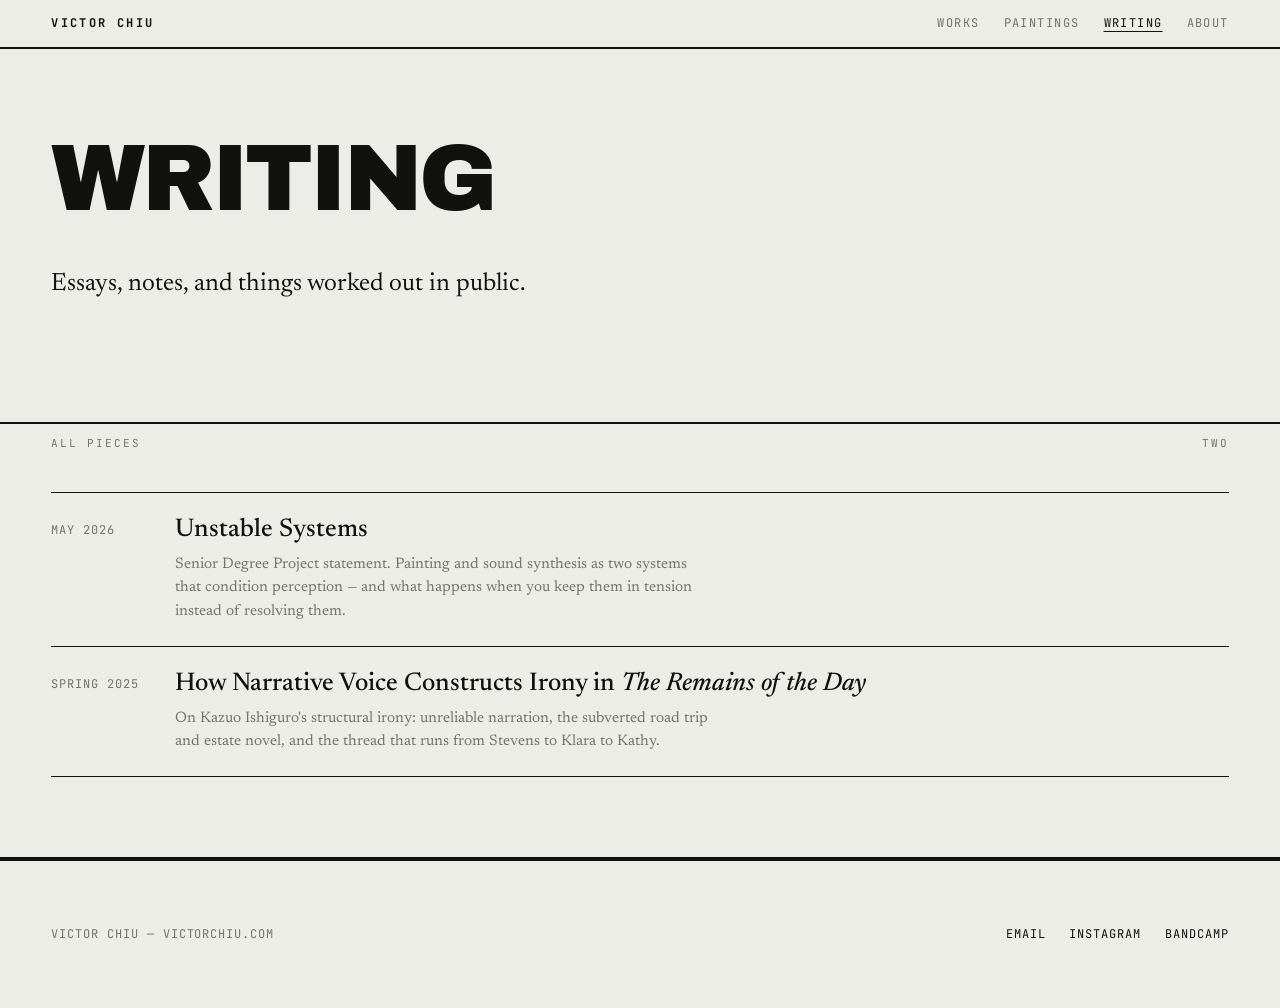
<file: writing.html>
<!DOCTYPE html>
<html lang="en">
<head>
<meta charset="utf-8">
<meta name="viewport" content="width=device-width, initial-scale=1">
<title>Writing — Victor Chiu</title>
<meta name="description" content="Essays and notes by Victor Chiu.">

<link rel="icon" type="image/png" href="favicon.png">
<link rel="apple-touch-icon" href="apple-touch-icon.png">
<link rel="preconnect" href="https://fonts.googleapis.com">
<link rel="preconnect" href="https://fonts.gstatic.com" crossorigin>
<link href="https://fonts.googleapis.com/css2?family=Archivo+Black&family=JetBrains+Mono:wght@400;700&family=Newsreader:ital,opsz,wght@0,6..72,400;0,6..72,500;0,6..72,600;1,6..72,400&display=swap" rel="stylesheet">
<link rel="stylesheet" href="style.css">
</head>
<body>

<header class="masthead">
  <div class="wrap">
    <a class="masthead-name" href="index.html">Victor Chiu</a>
    <nav class="nav" aria-label="Main">
      <a href="index.html">Works</a>
      <a href="paintings.html">Paintings</a>
      <a href="writing.html" aria-current="page">Writing</a>
      <a href="about.html">About</a>
    </nav>
  </div>
</header>

<main>
  <div class="wrap">
    <div class="article-head">
      <h1 class="article-title">Writing</h1>
      <p class="standfirst">Essays, notes, and things worked out in public.</p>
    </div>
  </div>

  <section class="band">
    <div class="wrap">
      <div class="band-label">
        <span>All pieces</span>
        <span>Two</span>
      </div>

      <!-- To add a piece: copy one <a> block, change the date, title,
           note, and href. Newest goes at the top. -->

      <div class="entries">
        <a href="sdp-statement.html">
          <article class="entry">
            <span class="entry-date">May 2026</span>
            <div>
              <h2 class="entry-title">Unstable Systems</h2>
              <p class="entry-note">Senior Degree Project statement. Painting and sound
              synthesis as two systems that condition perception &mdash; and what
              happens when you keep them in tension instead of resolving them.</p>
            </div>
          </article>
        </a>
        <a href="ishiguro.html">
          <article class="entry">
            <span class="entry-date">Spring 2025</span>
            <div>
              <h2 class="entry-title">How Narrative Voice Constructs Irony in <em>The Remains of the Day</em></h2>
              <p class="entry-note">On Kazuo Ishiguro's structural irony: unreliable narration,
              the subverted road trip and estate novel, and the thread that runs
              from Stevens to Klara to Kathy.</p>
            </div>
          </article>
        </a>
      </div>
    </div>
  </section>
</main>

<footer class="footer">
  <div class="wrap">
    <span>Victor Chiu &mdash; victorchiu.com</span>
    <div class="footer-links">
      <a href="mailto:vchiu004@gmail.com">Email</a>
      <a href="https://instagram.com/victor_ch1u" rel="noopener">Instagram</a>
      <a href="https://ednz.bandcamp.com" rel="noopener">Bandcamp</a>
    </div>
  </div>
</footer>

</body>
</html>
</file>
<file: style.css>
/* =========================================================
   victorchiu.com
   Edit colours and type in the :root block below.
   Everything else inherits from it.
   ========================================================= */

:root {
  --paper:  #EDEDE8;   /* background — cool concrete white */
  --ink:    #111110;   /* text, rules */
  --accent: #0026FF;   /* ultramarine — used sparingly */
  --muted:  #74736D;   /* metadata, captions */

  --rule-heavy: 2px solid var(--ink);
  --rule-hair:  1px solid var(--ink);

  --display: "Archivo Black", "Helvetica Neue", Arial, sans-serif;
  --body:    "Newsreader", Georgia, serif;
  --mono:    "JetBrains Mono", ui-monospace, "SF Mono", Menlo, monospace;

  --gutter: clamp(1.25rem, 4vw, 3.5rem);
  --max:    1440px;
}

/* ---------- reset ---------- */
*, *::before, *::after { box-sizing: border-box; }

html { -webkit-text-size-adjust: 100%; }

/* clip, not hidden — hidden would break position:sticky */
body { overflow-x: clip; }

body {
  margin: 0;
  background: var(--paper);
  color: var(--ink);
  font-family: var(--body);
  font-size: clamp(1rem, 0.95rem + 0.25vw, 1.125rem);
  line-height: 1.55;
  font-synthesis: none;
  -webkit-font-smoothing: antialiased;
}

img { max-width: 100%; height: auto; display: block; }

a { color: var(--ink); text-decoration: none; }

:focus-visible {
  outline: 3px solid var(--accent);
  outline-offset: 3px;
}

/* ---------- layout shell ---------- */
.wrap {
  max-width: var(--max);
  margin: 0 auto;
  padding-inline: var(--gutter);
}

.band { border-top: var(--rule-heavy); }
.band > .wrap { padding-bottom: clamp(3rem, 8vw, 5rem); }
.band:last-of-type { border-bottom: var(--rule-heavy); }

/* A label that rides directly under a rule. Signature device. */
.band-label {
  font-family: var(--mono);
  font-size: 0.6875rem;
  letter-spacing: 0.18em;
  text-transform: uppercase;
  color: var(--muted);
  padding-block: 0.65rem 2.5rem;
  display: flex;
  justify-content: space-between;
  gap: 1rem;
}

/* ---------- masthead ---------- */
.masthead {
  border-bottom: var(--rule-heavy);
  padding-block: 0.9rem;
}

.masthead .wrap {
  display: flex;
  align-items: baseline;
  justify-content: space-between;
  gap: 1.5rem;
  flex-wrap: wrap;
}

.masthead-name {
  font-family: var(--mono);
  font-size: 0.75rem;
  letter-spacing: 0.2em;
  text-transform: uppercase;
  font-weight: 700;
}

.nav {
  display: flex;
  gap: 1.5rem;
  font-family: var(--mono);
  font-size: 0.75rem;
  letter-spacing: 0.12em;
  text-transform: uppercase;
}

.nav a { color: var(--muted); }
.nav a:hover,
.nav a[aria-current="page"] { color: var(--ink); }
.nav a[aria-current="page"] { text-decoration: underline; text-underline-offset: 4px; }

/* ---------- oversized name lockup ---------- */
/* Deliberately wider than the viewport and clipped at the right edge. */
.lockup {
  overflow: visible;
  padding-top: clamp(2rem, 6vw, 5rem);
  padding-bottom: clamp(1rem, 2vw, 2rem);
}

/* The name no longer overflows and clips — it fits, and moves instead.
   Letters are flex items so each can be transformed independently. */
.springname {
  font-family: var(--display);
  font-weight: 400;
  font-size: clamp(3.25rem, 13.5vw, 11rem);
  line-height: 0.92;
  letter-spacing: -0.035em;
  text-transform: uppercase;
  margin: 0;
  display: flex;
  flex-wrap: wrap;
  user-select: none;
  cursor: default;
}

.springname .ch {
  display: inline-block;
  transform-origin: 50% 62%;
  will-change: transform;
}

.springname .sp { width: 0.3em; flex: 0 0 auto; }

/* struck letters settle back on their own; no transition here or the
   springs would fight the CSS easing */
@media (prefers-reduced-motion: reduce) {
  .springname .ch { transform: none !important; }
}

.standfirst {
  max-width: 34ch;
  font-size: clamp(1.15rem, 1rem + 0.7vw, 1.6rem);
  line-height: 1.35;
  margin: clamp(1.5rem, 4vw, 3rem) 0 clamp(2.5rem, 6vw, 4.5rem);
  text-wrap: balance;
}

.standfirst em { font-style: italic; color: var(--muted); }

/* ---------- index rows ---------- */
.index { border-top: var(--rule-hair); }

.index-row {
  display: grid;
  grid-template-columns: 6.5rem minmax(0, 1fr) 9rem;
  align-items: baseline;
  gap: 1.25rem;
  padding-block: clamp(1.1rem, 2.5vw, 1.9rem);
  padding-inline: 0.5rem;
  border-bottom: var(--rule-hair);
  margin-inline: -0.5rem;
  transition: background-color 90ms linear, color 90ms linear;
}

.index-row:hover,
.index-row:focus-visible {
  background: var(--ink);
  color: var(--paper);
}

/* On hover the row opens onto the project itself: its photograph,
   held down under a dark scrim so the text stays in charge. Rows
   without a --row-img fall back to the plain inversion. */
.index-row {
  position: relative;
  overflow: hidden;
}

.index-row > * { position: relative; z-index: 1; }

.index-row::before {
  content: '';
  position: absolute;
  inset: 0;
  z-index: 0;
  background-image:
    linear-gradient(rgba(17, 17, 16, 0.62), rgba(17, 17, 16, 0.62)),
    var(--row-img, none);
  background-size: cover;
  background-position: center;
  filter: saturate(0.85);
  opacity: 0;
  transition: opacity 180ms linear;
}

.index-row:hover::before,
.index-row:focus-visible::before { opacity: 1; }

@media (prefers-reduced-motion: reduce) {
  .index-row::before { transition: none; }
}

.index-row:hover .index-meta,
.index-row:hover .index-year { color: var(--paper); }

.index-year,
.index-meta {
  font-family: var(--mono);
  font-size: 0.75rem;
  letter-spacing: 0.08em;
  color: var(--muted);
  text-transform: uppercase;
}

.index-meta { text-align: right; }

.index-title {
  font-family: var(--display);
  font-weight: 400;
  font-size: clamp(1.4rem, 1rem + 2.2vw, 2.75rem);
  line-height: 1.02;
  letter-spacing: -0.02em;
  text-transform: uppercase;
  margin: 0;
}

.index-sub {
  font-size: 0.95rem;
  color: var(--muted);
  margin: 0.4rem 0 0;
  max-width: 52ch;
}

.index-row:hover .index-sub { color: var(--paper); }

/* ---------- writing list ---------- */
.entry {
  display: grid;
  grid-template-columns: 6.5rem minmax(0, 1fr);
  gap: 1.25rem;
  padding-block: 1.4rem;
  border-bottom: var(--rule-hair);
}

.entries { border-top: var(--rule-hair); }

/* the whole row is the link — give it a target that covers the entry */
.entries > a { display: block; }
.entries > a:hover .entry-title { color: var(--accent); }

.entry-date {
  font-family: var(--mono);
  font-size: 0.75rem;
  letter-spacing: 0.08em;
  color: var(--muted);
  text-transform: uppercase;
  padding-top: 0.35rem;
}

.entry-title {
  font-size: clamp(1.15rem, 1rem + 0.8vw, 1.6rem);
  line-height: 1.25;
  margin: 0;
  font-weight: 500;
}

.entry a:hover .entry-title { color: var(--accent); }

.entry-note {
  color: var(--muted);
  font-size: 0.95rem;
  margin: 0.35rem 0 0;
  max-width: 60ch;
}

/* ---------- article / project pages ---------- */
.article-head { padding-block: clamp(2.5rem, 7vw, 5.5rem) clamp(1.5rem, 4vw, 3rem); }

.eyebrow {
  font-family: var(--mono);
  font-size: 0.6875rem;
  letter-spacing: 0.18em;
  text-transform: uppercase;
  color: var(--accent);
  margin: 0 0 1.25rem;
}

.article-title {
  font-family: var(--display);
  font-weight: 400;
  font-size: clamp(2.5rem, 1.5rem + 5.5vw, 6.5rem);
  line-height: 0.88;
  letter-spacing: -0.035em;
  text-transform: uppercase;
  margin: 0;
  max-width: 16ch;
}

/* metadata table — mono, hard-ruled */
.facts {
  width: 100%;
  border-collapse: collapse;
  font-family: var(--mono);
  font-size: 0.8125rem;
  margin-block: clamp(2rem, 5vw, 3.5rem);
}

.facts th,
.facts td {
  text-align: left;
  vertical-align: top;
  padding: 0.75rem 1rem 0.75rem 0;
  border-bottom: var(--rule-hair);
}

.facts th {
  width: 10rem;
  font-weight: 400;
  color: var(--muted);
  letter-spacing: 0.1em;
  text-transform: uppercase;
}

/* readable measure for long-form text */
.prose { max-width: 62ch; padding-bottom: clamp(3rem, 8vw, 6rem); }

.prose > * + * { margin-top: 1.2em; }

.prose h2 {
  font-family: var(--display);
  font-weight: 400;
  font-size: clamp(1.35rem, 1.1rem + 1.2vw, 2rem);
  line-height: 1.08;
  letter-spacing: -0.02em;
  text-transform: uppercase;
  margin-top: 2.6em;
  padding-top: 1.2rem;
  border-top: var(--rule-heavy);
}

.prose h3 {
  font-size: 1.15rem;
  font-weight: 600;
  margin-top: 2em;
}

.prose a {
  color: var(--accent);
  text-decoration: underline;
  text-decoration-thickness: 1px;
  text-underline-offset: 3px;
}

.prose q { font-style: italic; }

.prose blockquote {
  margin-inline: 0;
  padding-left: 1.25rem;
  border-left: 3px solid var(--accent);
  font-style: italic;
  color: var(--muted);
}

.prose ul, .prose ol { padding-left: 1.25rem; }
.prose li + li { margin-top: 0.5em; }

/* Max/MSP object names, function calls, anything literal */
.prose code, .chain code {
  font-family: var(--mono);
  font-size: 0.85em;
  background: rgba(0, 38, 255, 0.08);
  padding: 0.1em 0.35em;
  white-space: nowrap;
}

/* full-bleed figures sit outside the prose measure */
.figure { margin: clamp(2.5rem, 6vw, 4.5rem) 0; }

/* Photographs carry no frame. Scale, offset and the caption do the
   work the border used to do badly. */
.figure img { background: rgba(17, 17, 16, 0.04); }

/* Placeholder box — delete once real images are in. */
.figure-placeholder {
  border: 2px dashed var(--muted);
  aspect-ratio: 3 / 2;
  display: grid;
  place-items: center;
  font-family: var(--mono);
  font-size: 0.75rem;
  letter-spacing: 0.15em;
  text-transform: uppercase;
  color: var(--muted);
  background: repeating-linear-gradient(
    45deg, transparent, transparent 12px,
    rgba(17,17,16,0.05) 12px, rgba(17,17,16,0.05) 24px
  );
}

.figure figcaption {
  font-family: var(--mono);
  font-size: 0.6875rem;
  letter-spacing: 0.04em;
  line-height: 1.75;
  color: var(--muted);
  margin-top: 0.9rem;
  max-width: 44ch;
}

.figure-grid {
  display: grid;
  grid-template-columns: repeat(auto-fit, minmax(min(100%, 260px), 1fr));
  gap: 1.5rem;
}

/* ---------- next / prev ---------- */
.pager {
  display: flex;
  justify-content: space-between;
  gap: 1.5rem;
  flex-wrap: wrap;
  font-family: var(--mono);
  font-size: 0.75rem;
  letter-spacing: 0.12em;
  text-transform: uppercase;
  padding-block: 2rem;
  border-top: var(--rule-heavy);
}

.pager a:hover { color: var(--accent); }

/* ---------- footer ---------- */
.footer {
  border-top: var(--rule-heavy);
  padding-block: clamp(2.5rem, 6vw, 4rem);
  font-family: var(--mono);
  font-size: 0.75rem;
  letter-spacing: 0.08em;
  text-transform: uppercase;
  color: var(--muted);
}

.footer .wrap {
  display: flex;
  justify-content: space-between;
  gap: 2rem;
  flex-wrap: wrap;
}

.footer a { color: var(--ink); }
.footer a:hover { color: var(--accent); }

.footer-links { display: flex; gap: 1.5rem; flex-wrap: wrap; }

/* ---------- signal chain ----------
   For genuinely sequential content only (a signal path, a process).
   The numbers here mean something — don't reuse this for a plain list. */
.chain {
  counter-reset: stage;
  list-style: none;
  margin: clamp(2rem, 5vw, 3.5rem) 0 0;
  padding: 0;
  border-top: var(--rule-heavy);
}

.chain li {
  counter-increment: stage;
  display: grid;
  grid-template-columns: 3.75rem minmax(0, 1fr);
  gap: 1.25rem;
  padding-block: 1.2rem;
  border-bottom: var(--rule-hair);
  max-width: 66ch;
}

.chain li::before {
  content: counter(stage, decimal-leading-zero);
  font-family: var(--mono);
  font-size: 0.75rem;
  font-weight: 700;
  letter-spacing: 0.1em;
  color: var(--accent);
  padding-top: 0.3rem;
}

.chain-stage { font-size: 1rem; line-height: 1.5; }

.chain-stage strong { font-weight: 600; }

/* the loop closing back on itself */
.chain-close {
  display: grid;
  grid-template-columns: 3.75rem minmax(0, 1fr);
  gap: 1.25rem;
  max-width: 66ch;
  border-bottom: var(--rule-heavy);
  padding-block: 1rem;
  font-family: var(--mono);
  font-size: 0.6875rem;
  letter-spacing: 0.16em;
  text-transform: uppercase;
  color: var(--accent);
}

.chain-close::before { content: "\21BA"; font-size: 1rem; line-height: 1; }

/* ---------- materials line ---------- */
.materials {
  font-family: var(--mono);
  font-size: 0.8125rem;
  line-height: 1.85;
  color: var(--muted);
  max-width: 60ch;
  margin: 0;
}

.materials span::after { content: " / "; color: var(--ink); }
.materials span:last-child::after { content: ""; }

/* ---------- spec comparison ----------
   For real before/after engineering tradeoffs. Neither column is
   styled as the "winner" — a tradeoff means something was lost. */
.spec-scroll { overflow-x: auto; margin-block: clamp(2rem, 5vw, 3.5rem); }

.spec {
  width: 100%;
  min-width: 34rem;
  border-collapse: collapse;
  font-family: var(--mono);
  font-size: 0.78rem;
  line-height: 1.5;
}

.spec th, .spec td {
  text-align: left;
  vertical-align: top;
  padding: 0.8rem 1.25rem 0.8rem 0;
  border-bottom: var(--rule-hair);
}

.spec thead th {
  text-transform: uppercase;
  letter-spacing: 0.14em;
  font-weight: 700;
  color: var(--accent);
  border-top: var(--rule-heavy);
  border-bottom: var(--rule-heavy);
}

.spec tbody th {
  font-weight: 400;
  color: var(--muted);
  text-transform: uppercase;
  letter-spacing: 0.1em;
  width: 11rem;
}

.spec tbody tr:last-child th,
.spec tbody tr:last-child td { border-bottom: var(--rule-heavy); }

/* ---------- design decision ----------
   For a choice worth defending, not a general aside. */
.decision {
  border: var(--rule-heavy);
  padding: clamp(1.25rem, 3vw, 2rem);
  max-width: 62ch;
  margin-block: clamp(2rem, 5vw, 3rem);
}

.decision-label {
  font-family: var(--mono);
  font-size: 0.6875rem;
  letter-spacing: 0.18em;
  text-transform: uppercase;
  color: var(--accent);
  margin: 0 0 0.85rem;
}

.decision p { margin: 0; }
.decision p + p { margin-top: 1em; }

/* ---------- diptych ----------
   For work that is genuinely two things set against each other.
   The dividing rule is the point — don't use this for a plain two-up. */
.diptych {
  display: grid;
  grid-template-columns: 1fr 1fr;
  border-top: var(--rule-heavy);
  border-bottom: var(--rule-heavy);
  margin-block: clamp(2rem, 5vw, 3.5rem);
}

.diptych > * {
  padding: clamp(1.5rem, 3vw, 2.25rem) clamp(1.25rem, 2.5vw, 2rem)
           clamp(1.5rem, 3vw, 2.25rem) 0;
}

.diptych > * + * {
  border-left: var(--rule-heavy);
  padding-left: clamp(1.25rem, 2.5vw, 2rem);
}

.diptych-part {
  display: flex;
  justify-content: space-between;
  gap: 1rem;
  font-family: var(--mono);
  font-size: 0.6875rem;
  letter-spacing: 0.18em;
  text-transform: uppercase;
  color: var(--accent);
  margin: 0 0 0.9rem;
}

.diptych-name {
  font-family: var(--display);
  font-weight: 400;
  font-size: clamp(1.2rem, 0.9rem + 1.3vw, 1.9rem);
  line-height: 1.05;
  letter-spacing: -0.02em;
  text-transform: uppercase;
  margin: 0 0 0.6rem;
}

.diptych-line { margin: 0; color: var(--muted); font-size: 0.95rem; }

/* ---------- in progress ----------
   Dashed rule reads as unfinished on purpose. Delete the block
   once the section is written. */
.pending {
  border: 2px dashed var(--muted);
  padding: clamp(1.5rem, 4vw, 2.5rem);
  max-width: 62ch;
  margin-block: clamp(2rem, 5vw, 3rem);
}

.pending .decision-label { color: var(--muted); }

/* ---------- split ----------
   Body text with images running alongside it. Collapses to a
   single column on narrow screens, images below the text. */
.split {
  display: grid;
  grid-template-columns: minmax(0, 1.2fr) minmax(0, 1fr);
  gap: clamp(2rem, 5vw, 4rem);
  align-items: start;
  margin-block: clamp(2rem, 5vw, 3.5rem);
}

.split .prose { padding-bottom: 0; }
.split .prose > *:first-child { margin-top: 0; }

.split-aside { display: grid; gap: clamp(1.25rem, 3vw, 2rem); }
.split-aside .figure { margin: 0; }

/* =========================================================
   IMAGE LAYOUT
   Figures deliberately break their container. If something
   looks misaligned, it probably is — on purpose.
   ========================================================= */

/* ---------- aspect ratios for placeholders ---------- */
.ar-portrait .figure-placeholder { aspect-ratio: 4 / 5; }
.ar-square   .figure-placeholder { aspect-ratio: 1 / 1; }
.ar-wide     .figure-placeholder { aspect-ratio: 16 / 9; }
.ar-tall     .figure-placeholder { aspect-ratio: 2 / 3; }
.ar-pano     .figure-placeholder { aspect-ratio: 5 / 2; }

/* ---------- text / figures split ---------- */
.split {
  display: grid;
  grid-template-columns: minmax(0, 0.92fr) minmax(0, 1.08fr);
  gap: clamp(2rem, 6vw, 6rem);
  border-top: var(--rule-heavy);
  padding-top: clamp(2rem, 5vw, 3.5rem);
  margin-block: clamp(2rem, 5vw, 3.5rem);
  align-items: start;
}

.split-text {
  max-width: 48ch;
  padding: 0 0 clamp(2rem, 5vw, 4rem);
}

/* figures start below the text's first line — nothing baselines */
.split-figs {
  display: flex;
  flex-direction: column;
  gap: clamp(2.5rem, 5vw, 4rem);
  padding: clamp(1.5rem, 4vw, 3rem) 0 clamp(1.5rem, 4vw, 3rem);
}

.split-figs .figure { margin: 0; }

/* Stagger modifiers. The range between them is the point — a set of
   figures all near the same width reads as a grid, not a rhythm. */
.fig-full  { width: 100%; }

/* retreats, small and pushed right */
.fig-right { width: 58%; margin-left: auto; }

/* the middle of the range — larger than fig-right, reaching back a little */
.fig-mid {
  width: 92%;
  margin-left: -8%;
  position: relative;
  z-index: 1;
}

/* screenshots: wide enough that object names stay readable, but not
   so wide that a tall patch becomes a scroll of its own */
.fig-plate {
  width: min(100%, 46rem);
  margin-block: clamp(2.5rem, 6vw, 4rem);
}

/* a portrait standing on its own, held well short of the full measure */
.fig-inset {
  width: min(100%, 30rem);
  margin-block: clamp(2.5rem, 6vw, 4rem);
}

/* oversized, reaching back across the gutter into the text column */
.fig-pull {
  width: 114%;
  margin-left: -18%;
  position: relative;
  z-index: 1;
}

/* runs off the right edge of the screen */
.fig-bleed-right { width: calc(100% + var(--gutter) + 4vw); }

/* stays put while adjacent content scrolls */
.fig-sticky { position: sticky; top: 2rem; }

/* ---------- full bleed ---------- */
.bleed {
  width: 100vw;
  margin-left: 50%;
  transform: translateX(-50%);
  margin-block: clamp(3rem, 8vw, 6rem);
}

.bleed .figure-placeholder,
.bleed img { border: 0; width: 100%; }

/* full-bleed photos behave as bands, not walls */
.bleed img {
  max-height: 78vh;
  object-fit: cover;
  object-position: center;
}

/* ...except where cropping would cut content. A diptych loses its
   argument the moment either half is trimmed. */
.bleed.no-crop img {
  max-height: none;
  object-fit: contain;
}

.bleed figcaption {
  max-width: var(--max);
  margin: 0.75rem auto 1.25rem;
  padding-inline: var(--gutter);
}

/* a figure at full container width — for landscape images that would
   leave a ragged column if text wrapped around them */
.fig-measure {
  width: 100%;
  margin-block: clamp(2.5rem, 7vw, 4.5rem);
}

/* ---------- float wrap ---------- */
.prose .fig-float {
  float: right;
  width: min(56%, 27rem);
  margin: 0.3rem -14% 2rem 2.75rem;
  shape-margin: 1.5rem;
}

/* ---------- offset pair ---------- */
.pair {
  display: grid;
  grid-template-columns: 1fr 1fr;
  gap: clamp(1.5rem, 4vw, 3rem);
  align-items: start;
  margin-block: clamp(3rem, 8vw, 5.5rem);
}

.pair > * { margin: 0; }

/* tops align; both figures identical width */
.pair > *:last-child { margin-top: 0; }

/* ---------- track list ----------
   Numbers are running order — real information. */
.tracks { border-top: var(--rule-heavy); margin-block: clamp(2rem, 5vw, 3.5rem); }

.track {
  display: grid;
  grid-template-columns: 3rem minmax(0, 1fr) 5rem;
  gap: 1.25rem;
  align-items: baseline;
  padding-block: 1.35rem;
  border-bottom: var(--rule-hair);
}

.track:last-of-type { border-bottom: var(--rule-heavy); }

.track-no, .track-time {
  font-family: var(--mono);
  font-size: 0.75rem;
  letter-spacing: 0.08em;
  color: var(--muted);
}

.track-time { text-align: right; }

.track-title {
  font-size: clamp(1.05rem, 0.95rem + 0.6vw, 1.4rem);
  font-weight: 500;
  margin: 0;
}

.track-desc {
  font-family: var(--mono);
  font-size: 0.72rem;
  letter-spacing: 0.1em;
  text-transform: uppercase;
  color: var(--accent);
  margin: 0.3rem 0 0;
}

/* Bandcamp embed. The iframe's own chrome can't be styled from here,
   so it's framed in a heavy rule instead — the border makes it read as
   a deliberate inset rather than a stray widget. */
.bc-embed {
  margin-top: 1rem;
  max-width: 26rem;
  border: var(--rule-heavy);
  background: var(--paper);
  line-height: 0;
}

.bc-embed iframe {
  display: block;
  width: 100%;
  height: 120px;
  border: 0;
}

@media (max-width: 700px) {
  .bc-embed { max-width: none; }
}

/* track titles that leave the site — the arrow marks the exit */
.track-link {
  color: var(--ink);
  text-decoration: none;
  display: inline-flex;
  align-items: baseline;
  gap: 0.4rem;
}

.track-link:hover { color: var(--accent); }

.track-out {
  font-family: var(--mono);
  font-size: 0.62em;
  color: var(--muted);
  transform: translateY(-0.15em);
  transition: transform 120ms cubic-bezier(0.2, 0, 0, 1), color 120ms linear;
}

.track-link:hover .track-out {
  color: var(--accent);
  transform: translate(0.15em, -0.3em);
}

.bc-cta {
  display: flex;
  align-items: baseline;
  justify-content: space-between;
  gap: 1.5rem;
  flex-wrap: wrap;
  border-bottom: var(--rule-heavy);
  padding-block: 1.4rem;
  margin: 0;
  font-family: var(--mono);
  font-size: 0.75rem;
  letter-spacing: 0.14em;
  text-transform: uppercase;
}

.bc-cta a { color: var(--accent); }
.bc-cta a:hover { text-decoration: underline; text-underline-offset: 4px; }
.bc-note { color: var(--muted); letter-spacing: 0.1em; }

.tracks-total {
  font-family: var(--mono);
  font-size: 0.6875rem;
  letter-spacing: 0.16em;
  text-transform: uppercase;
  color: var(--muted);
  padding-top: 0.9rem;
  display: flex;
  justify-content: space-between;
}

/* ---------- video embeds ----------
   YouTube iframes, framed in the heavy rule like the Bandcamp
   players so they read as deliberate insets. The padding-top
   wrapper keeps 16:9 at any width. */
.video-frame {
  position: relative;
  padding-top: 56.25%;
  border: var(--rule-heavy);
  background: var(--ink);
}

.video-frame iframe {
  position: absolute;
  inset: 0;
  width: 100%;
  height: 100%;
  border: 0;
  display: block;
}

/* ---------- diagram ---------- */
.diagram {
  border: var(--rule-heavy);
  padding: clamp(1rem, 3vw, 2rem);
  margin-block: clamp(2.5rem, 6vw, 4rem);
}

.diagram svg { width: 100%; height: auto; display: block; }

.diagram svg text { font-family: var(--mono); }

.diagram figcaption {
  font-family: var(--mono);
  font-size: 0.75rem;
  color: var(--muted);
  margin-top: 1rem;
  max-width: 62ch;
}

/* ---------- references ---------- */
.refs {
  border-top: var(--rule-heavy);
  padding-block: 1.5rem clamp(3rem, 7vw, 5rem);
  font-family: var(--mono);
  font-size: 0.75rem;
  line-height: 1.9;
  color: var(--muted);
  list-style: none;
  margin: clamp(2rem, 5vw, 3.5rem) 0 0;
  padding-left: 0;
}

.refs a { color: var(--accent); word-break: break-all; }

/* =========================================================
   SOUND
   ========================================================= */

/* ---------- expanding index row ---------- */
.row-more {
  display: grid;
  grid-template-rows: 0fr;
  transition: grid-template-rows 280ms cubic-bezier(0.2, 0, 0, 1);
}

.row-more > div { overflow: hidden; }

.index-row.is-open .row-more { grid-template-rows: 1fr; }

.row-more-inner { padding-top: 1.1rem; }

.row-detail {
  font-family: var(--mono);
  font-size: 0.72rem;
  letter-spacing: 0.06em;
  line-height: 1.9;
  color: var(--muted);
  max-width: 58ch;
  margin: 0;
}

.index-row:hover .row-detail { color: var(--paper); }

.row-foot {
  display: flex;
  align-items: center;
  gap: 1.25rem;
  flex-wrap: wrap;
  margin-top: 1.1rem;
  font-family: var(--mono);
  font-size: 0.6875rem;
  letter-spacing: 0.16em;
  text-transform: uppercase;
}

.row-enter { color: var(--accent); }
.index-row:hover .row-enter { color: var(--paper); text-decoration: underline; text-underline-offset: 4px; }

.row-playing { color: var(--muted); opacity: 0; transition: opacity 200ms linear; }
.index-row.is-playing .row-playing { opacity: 1; }
.index-row:hover .row-playing { color: var(--paper); }

/* touch devices have no hover — keep rows open, no audio on pointer */
@media (hover: none) {
  .row-more { grid-template-rows: 1fr; }
  .row-playing { display: none; }
}

@media (prefers-reduced-motion: reduce) {
  .row-more { transition: none; }
}

/* ---------- fixed side rail ----------
   Stays put while the page scrolls. Doubles as the toggle so sound
   is reachable from anywhere, not just the top of the page. */
.rail {
  position: fixed;
  left: 0;
  top: 50%;
  transform: translateY(-50%);
  z-index: 50;
  display: flex;
  flex-direction: column;
  align-items: center;
  gap: 0.8rem;
  margin: 0;
  padding: 0.95rem 0.55rem;
  background: var(--paper);
  border: var(--rule-heavy);
  border-left: 0;
  cursor: pointer;
  font: inherit;
  color: var(--ink);
  transition: background-color 120ms linear, color 120ms linear;
}

.rail:hover { background: var(--ink); color: var(--paper); }

.rail-label {
  writing-mode: vertical-rl;
  text-orientation: mixed;
  font-family: var(--mono);
  font-size: 0.625rem;
  font-weight: 700;
  letter-spacing: 0.22em;
  text-transform: uppercase;
  color: inherit;
}

/* column-reverse so the meter fills from the bottom up */
.rail-bars {
  display: flex;
  flex-direction: column-reverse;
  gap: 3px;
}

.rail-seg {
  width: 13px;
  height: 4px;
  background: var(--ink);
  opacity: 0.18;
  transition: opacity 60ms linear, background-color 60ms linear;
}

.rail:hover .rail-seg { background: var(--paper); }

.rail-seg.on { background: var(--accent); opacity: 1; }
.rail:hover .rail-seg.on { background: var(--accent); }

.rail[data-state="off"] .rail-label { color: var(--muted); }
.rail:hover[data-state="off"] .rail-label { color: var(--paper); }
.rail[data-state="click"] .rail-label { color: var(--accent); }

.rail[data-state="error"] .rail-label { color: var(--accent); }
.rail[data-state="on"]    .rail-label { color: var(--ink); }
.rail:hover .rail-label { color: var(--paper); }

/* narrow windows: dock to the bottom-left corner, laid out horizontally,
   so it can't crowd the text column */
@media (max-width: 1100px) {
  .rail {
    top: auto;
    bottom: 0;
    transform: none;
    flex-direction: row-reverse;
    align-items: center;
    gap: 0.6rem;
    padding: 0.5rem 0.85rem;
    border-bottom: 0;
  }
  .rail-label { writing-mode: horizontal-tb; }
  .rail-bars { flex-direction: row; align-items: flex-end; }
  .rail-seg { width: 4px; height: 13px; }
}

/* no hover means no hover-audio, so there is nothing to control */
@media (hover: none) {
  .rail { display: none; }
}

/* the pull is generous on wide screens; rein it in before it collides */
@media (max-width: 1100px) {
  .fig-pull { width: 106%; margin-left: -8%; }
  .fig-mid { width: 96%; margin-left: -4%; }
  .fig-right { width: 70%; }
  .prose .fig-float { width: min(50%, 22rem); margin-right: -6%; }
}

/* ---------- the hang ----------
   Paintings hang in one centred column. Each work's on-screen width
   tracks its physical size — the 8 ft canvas fills the measure, the
   tin objects sit small — so scale relationships stay true. */
.gallery {
  display: flex;
  flex-direction: column;
  align-items: center;
  gap: clamp(4.5rem, 11vw, 9rem);
  padding-block: clamp(2.5rem, 6vw, 4.5rem) clamp(4rem, 9vw, 7rem);
}

.gallery .work { width: var(--w, 68%); margin: 0; }
.gallery .work img { width: 100%; display: block; }

.gallery .work figcaption {
  text-align: center;
  max-width: none;
  margin-top: 1.15rem;
}

/* a set shown as one work */
.work-row {
  display: grid;
  grid-template-columns: repeat(3, 1fr);
  gap: clamp(1rem, 2.5vw, 2rem);
  align-items: start;
}

@media (max-width: 700px) {
  .gallery { gap: 3.5rem; }
  .gallery .work { width: 100%; }
  .work-row { grid-template-columns: 1fr; gap: 2rem; }
}

/* ---------- responsive ---------- */
@media (max-width: 700px) {
  .index-row {
    grid-template-columns: 1fr;
    gap: 0.5rem;
  }
  .index-meta { text-align: left; }
  .entry { grid-template-columns: 1fr; gap: 0.35rem; }
  .entry-date { padding-top: 0; }
  .facts th { width: auto; display: block; border-bottom: 0; padding-bottom: 0.25rem; }
  .facts td { display: block; padding-left: 0; }
  .band-label { flex-direction: column; gap: 0.35rem; }
  .chain li, .chain-close { grid-template-columns: 2.75rem minmax(0, 1fr); gap: 0.85rem; }
  .diptych { grid-template-columns: 1fr; }
  .diptych > * { padding-right: 0; }
  .diptych > * + * { border-left: 0; border-top: var(--rule-heavy); padding-left: 0; }

  /* breakout layouts stand down on small screens */
  .split { grid-template-columns: 1fr; }
  .split-text { padding-right: 0; padding-bottom: 1rem; }
  .split-figs {
    padding-top: 1.5rem;
    padding-bottom: 0;
    gap: 3rem;
  }
  .fig-full, .fig-right, .fig-pull, .fig-mid, .fig-bleed-right, .fig-inset, .fig-plate {
    width: 100%;
    margin-left: 0;
  }
  .fig-sticky { position: static; }
  .prose .fig-float { float: none; width: 100%; margin: 1.75rem 0; }
  .pair { grid-template-columns: 1fr; }
  .pair > *:last-child { margin-top: 0; }
  .split { grid-template-columns: 1fr; gap: 2rem; }
}

@media (prefers-reduced-motion: reduce) {
  *, *::before, *::after {
    animation-duration: 0.01ms !important;
    transition-duration: 0.01ms !important;
  }
}

/* ---------- print ---------- */
@media print {
  .masthead, .nav, .pager, .footer { display: none; }
  body { background: #fff; }
}
</file>
